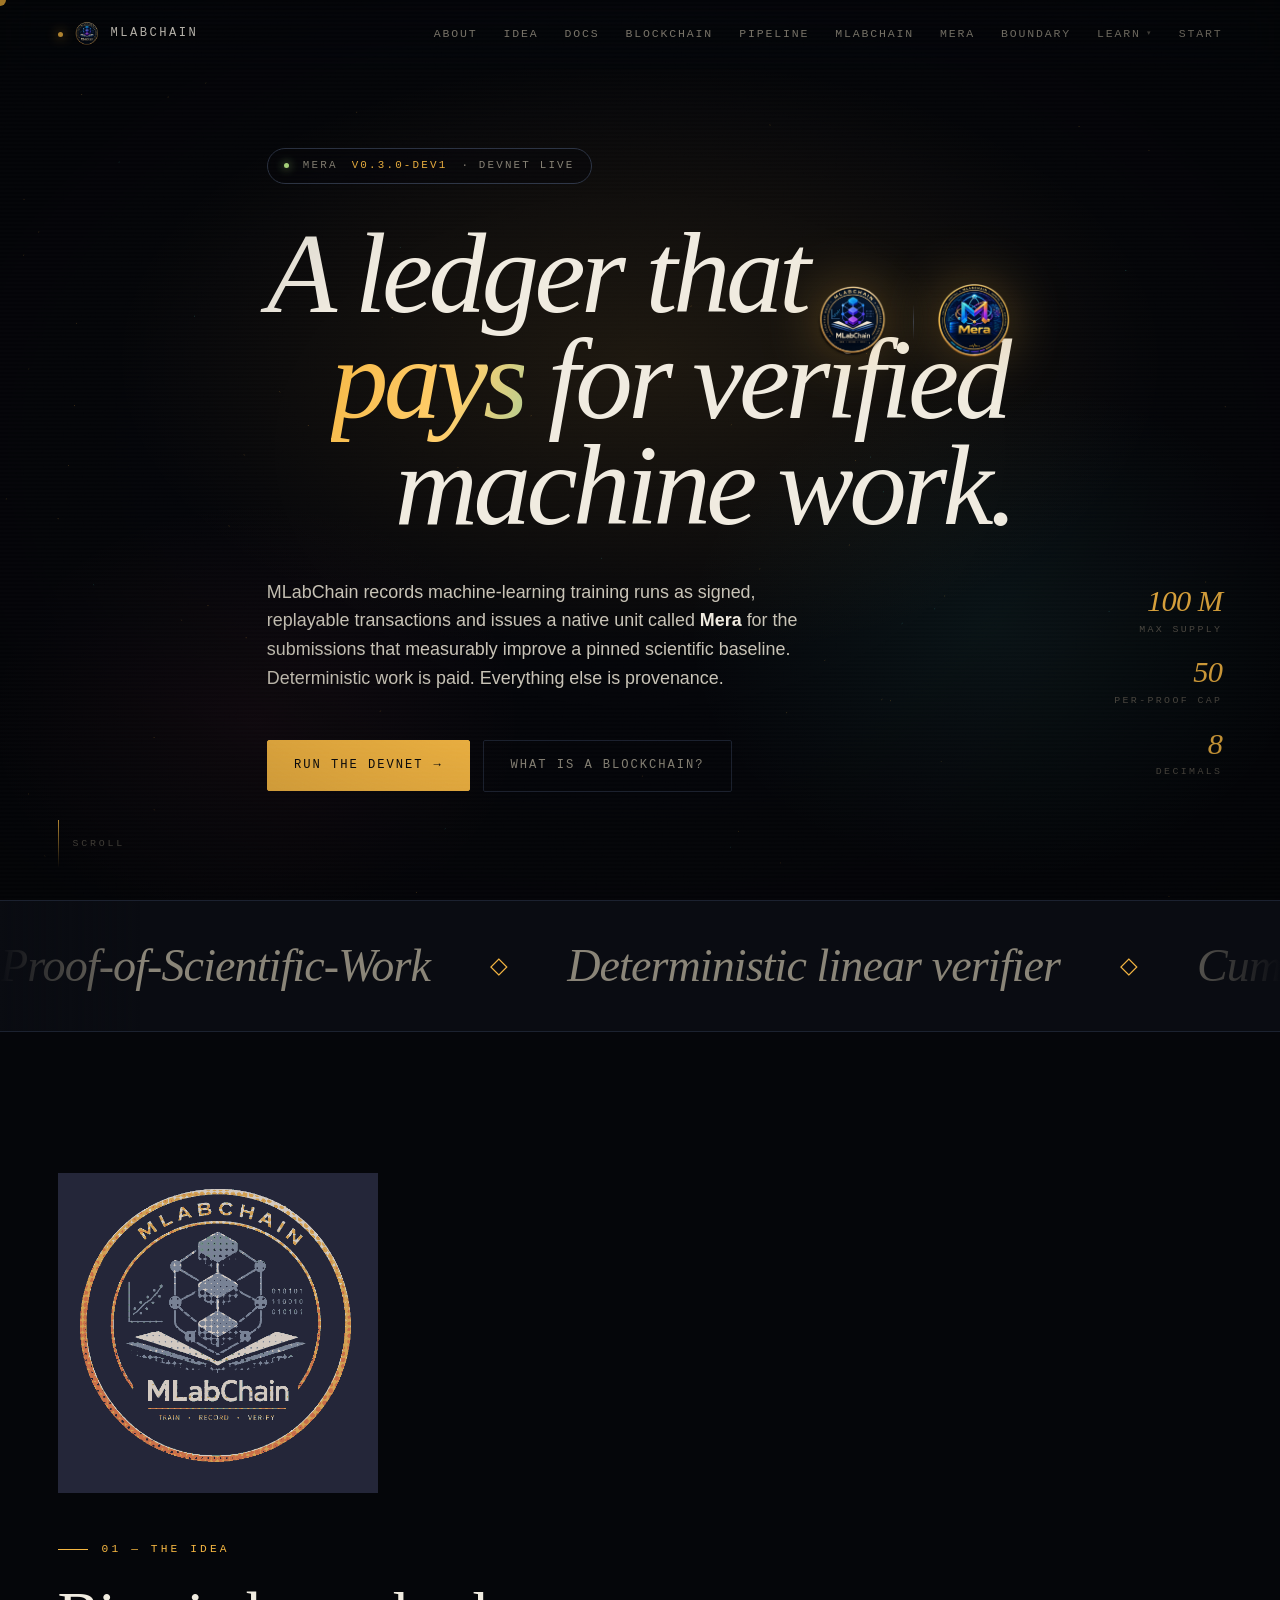
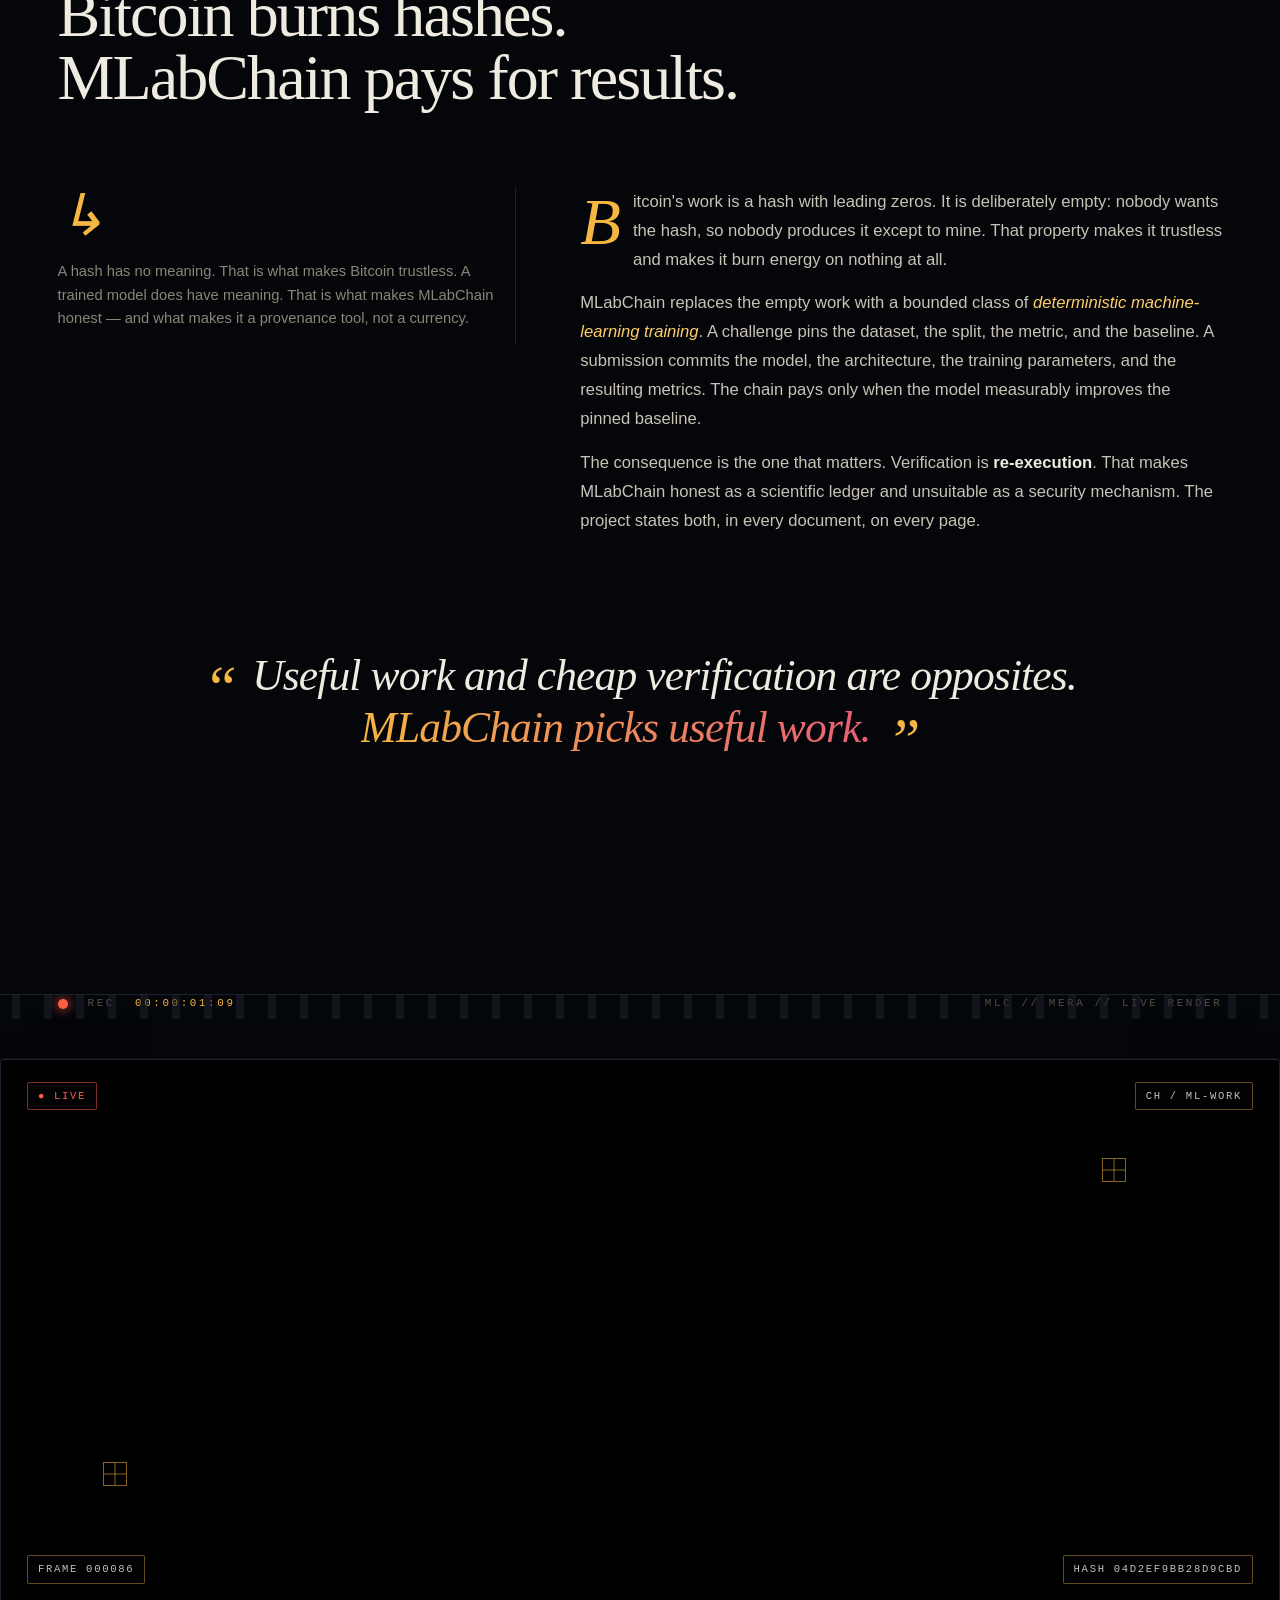
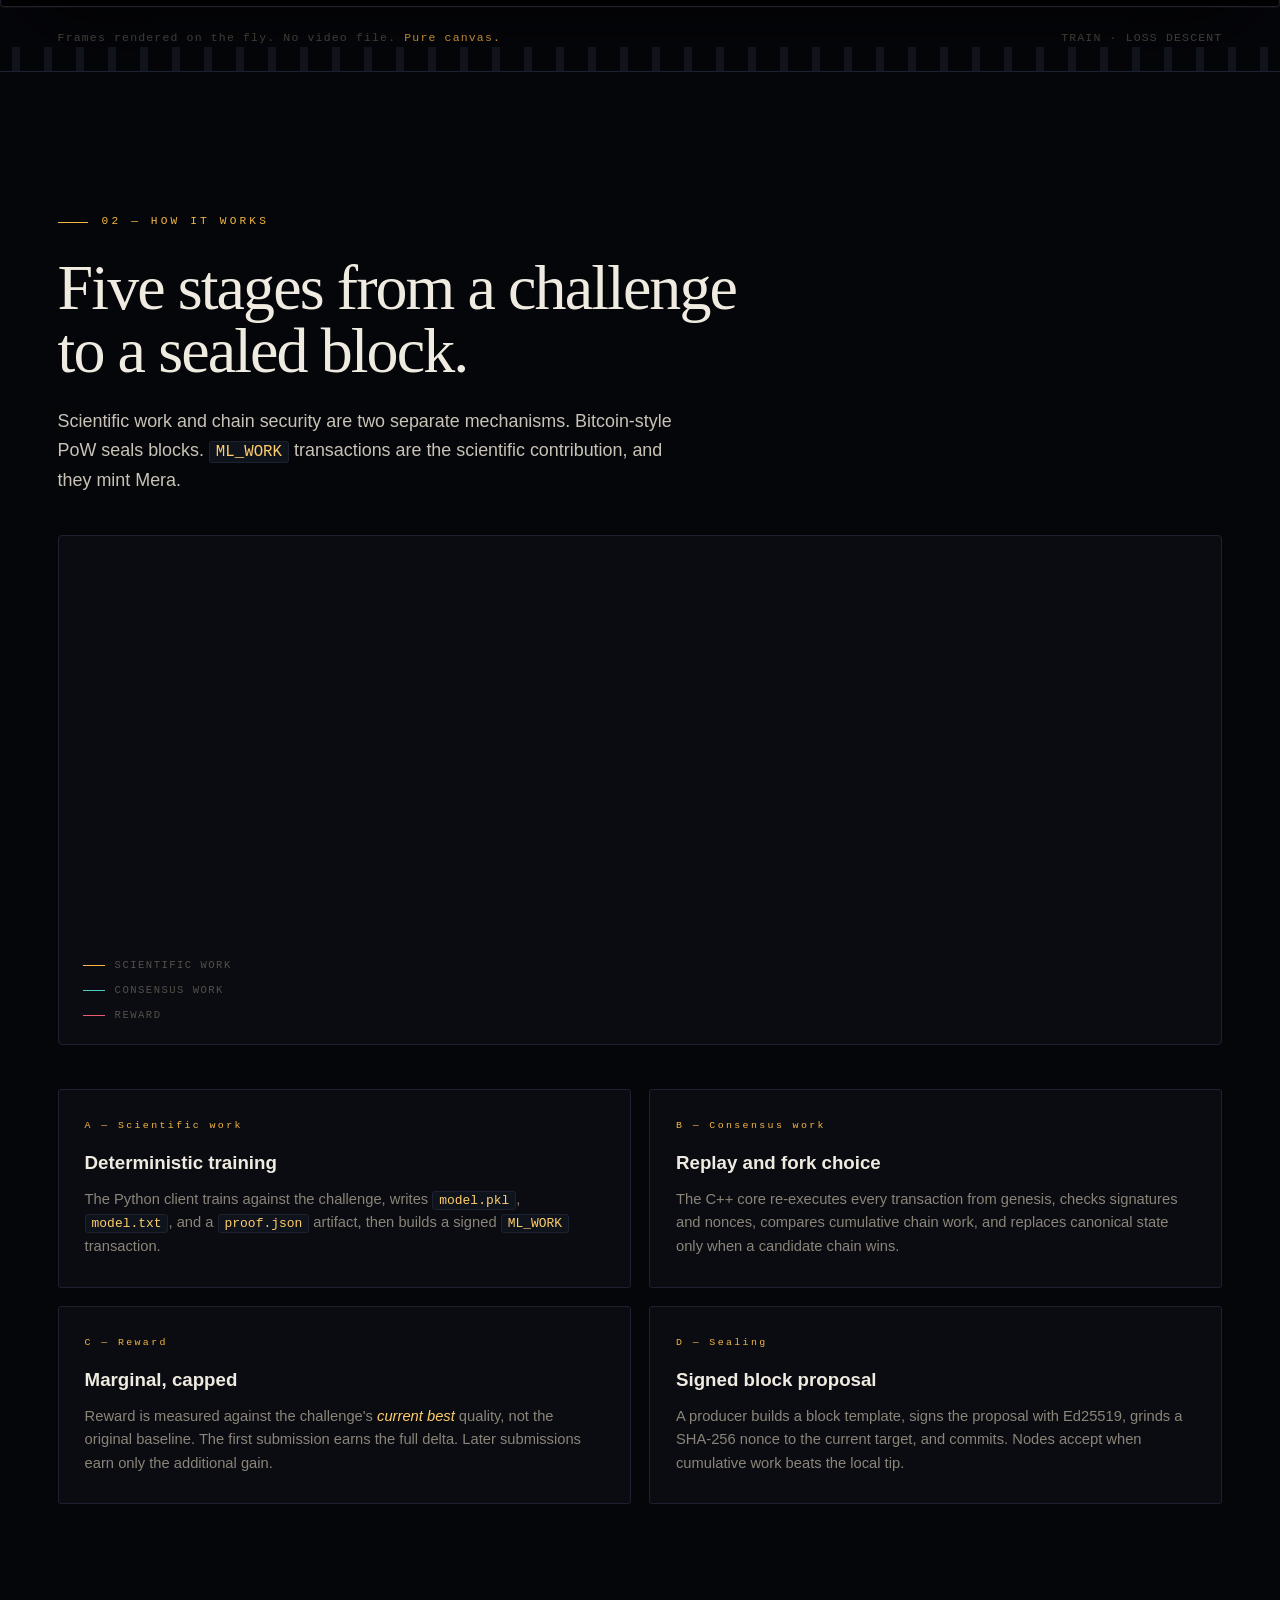
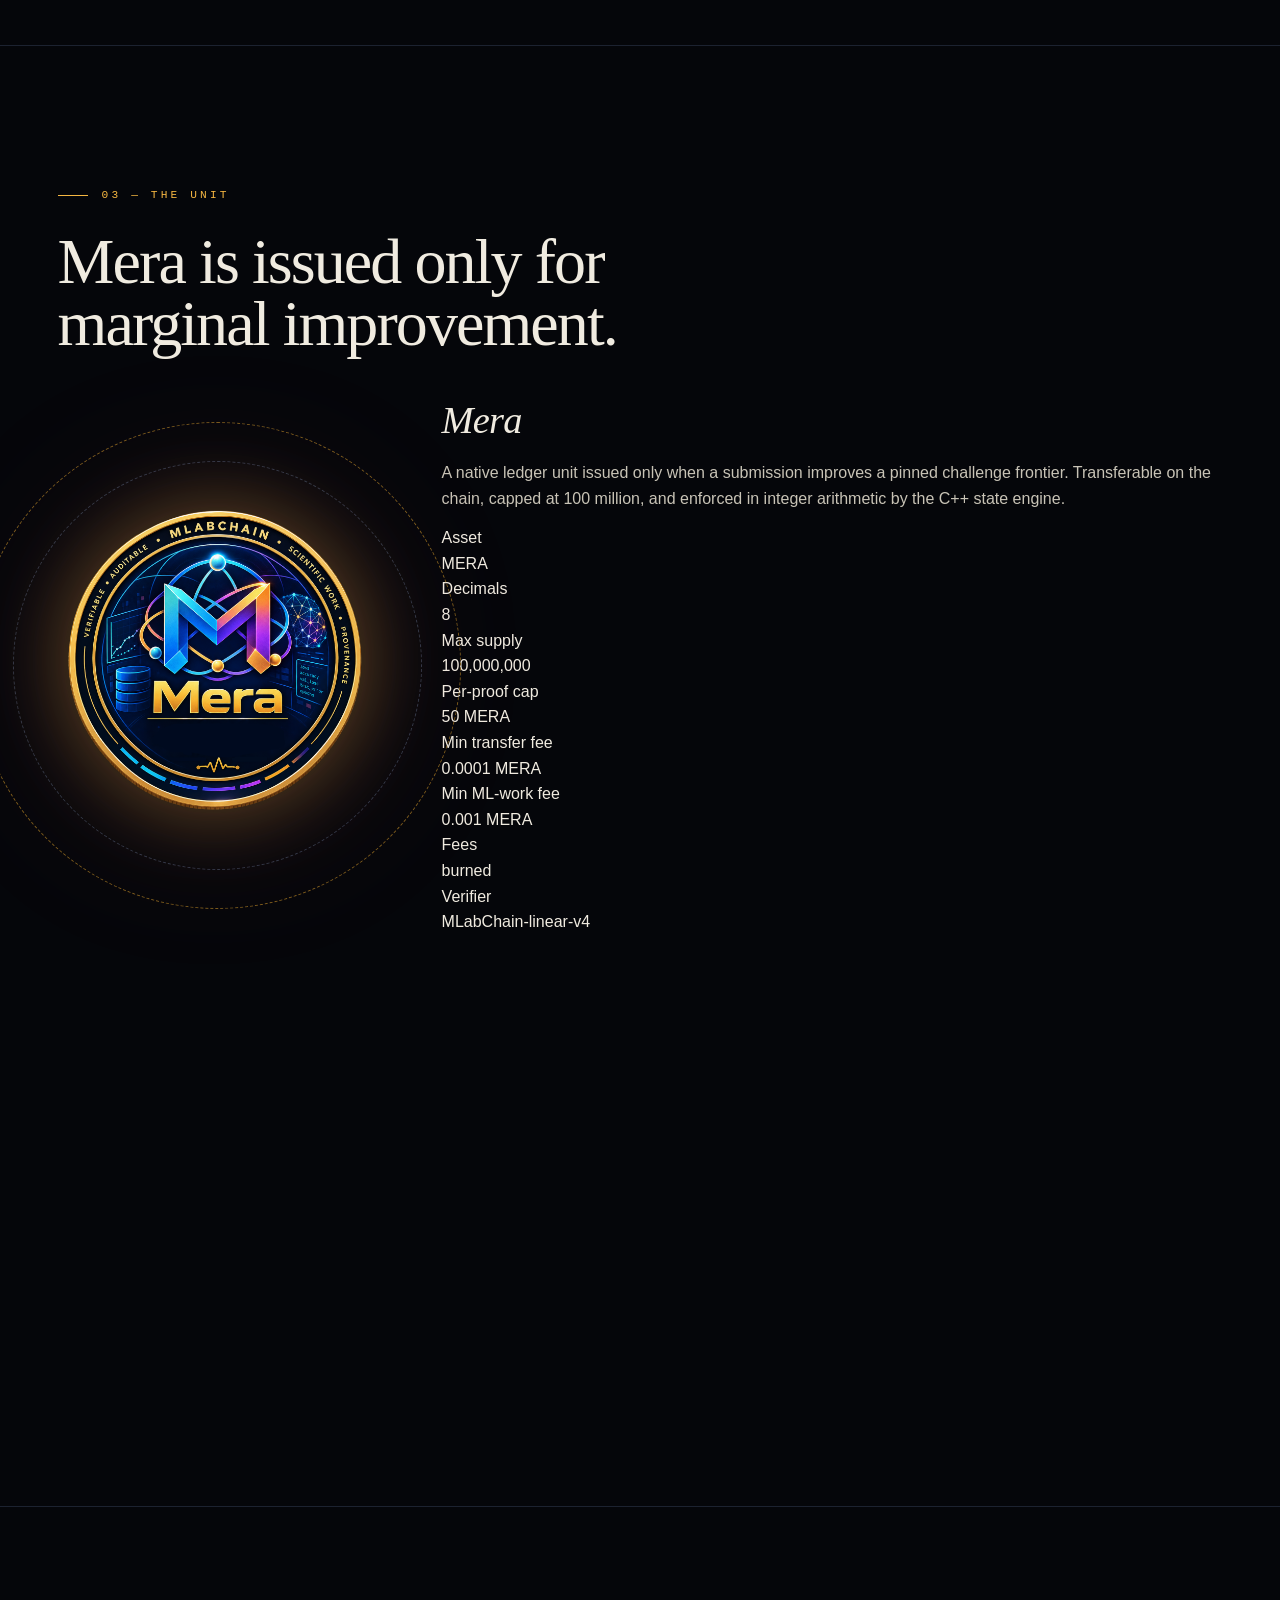
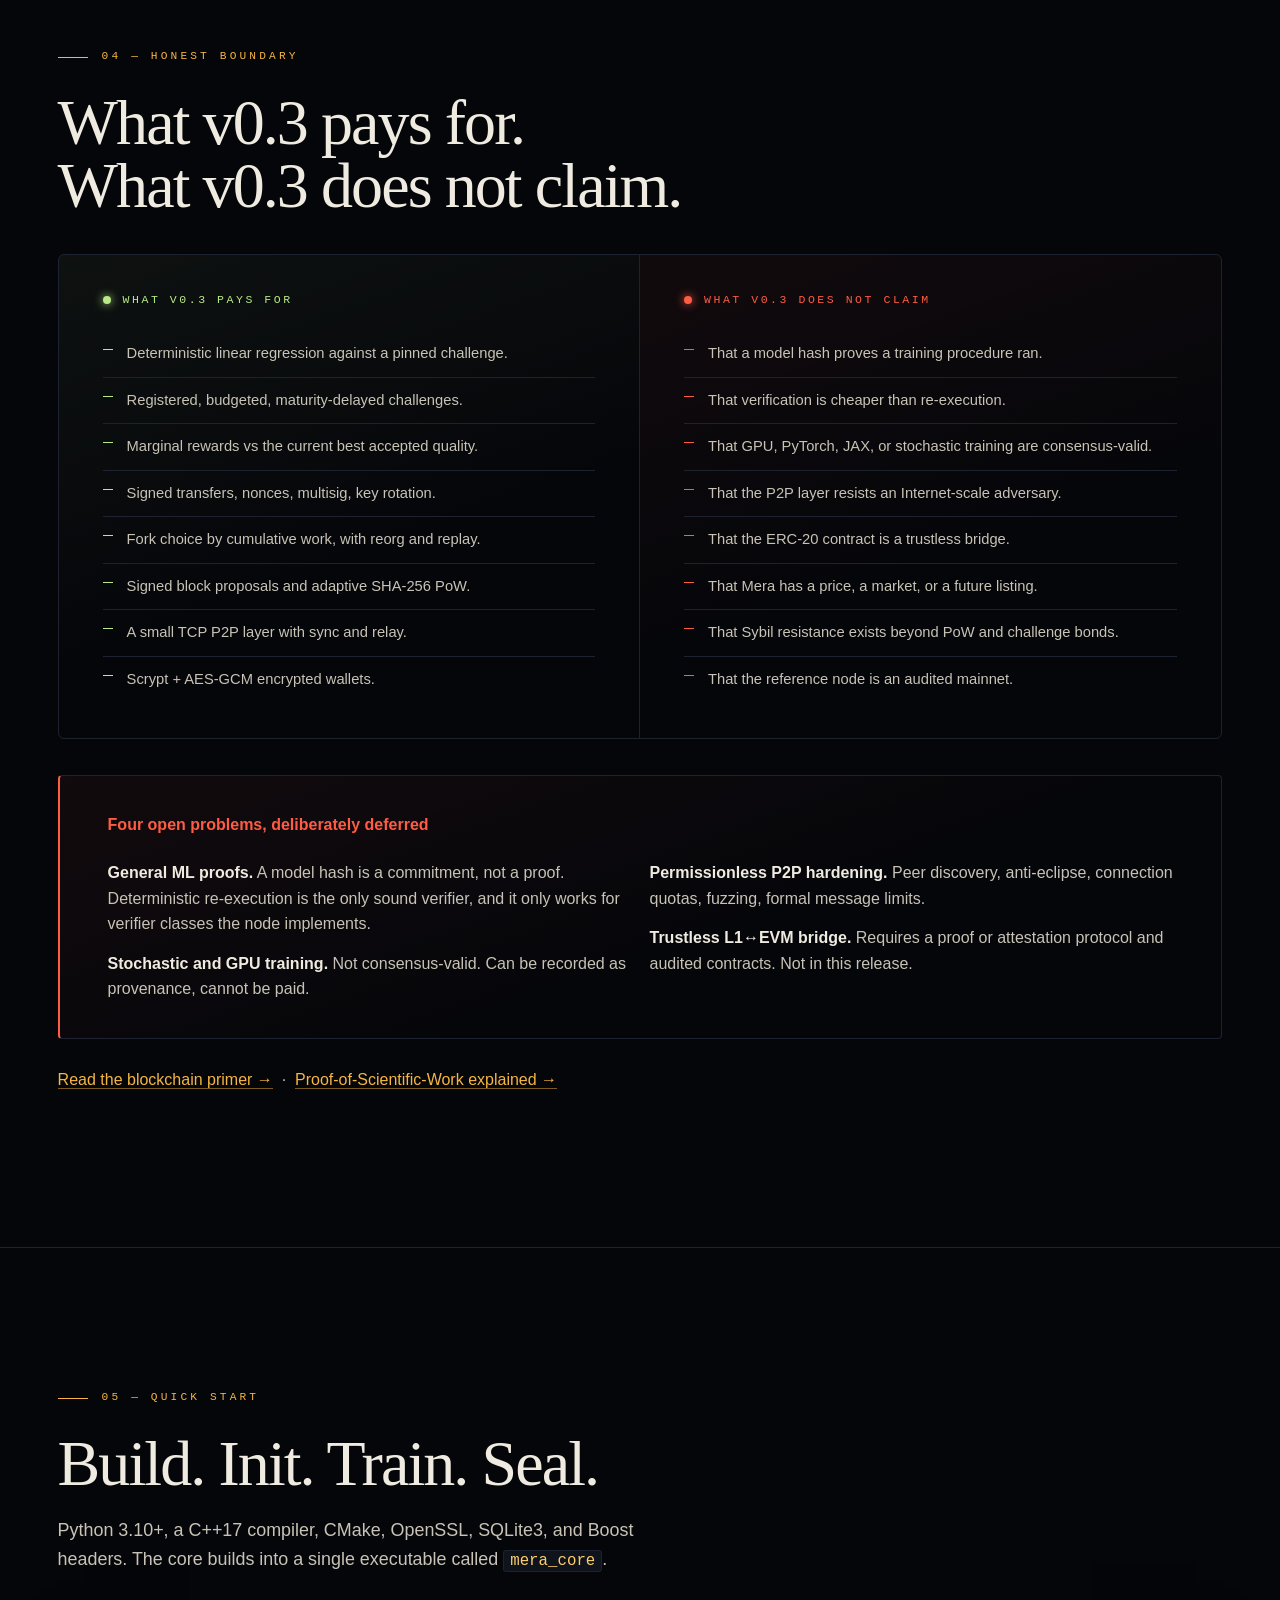
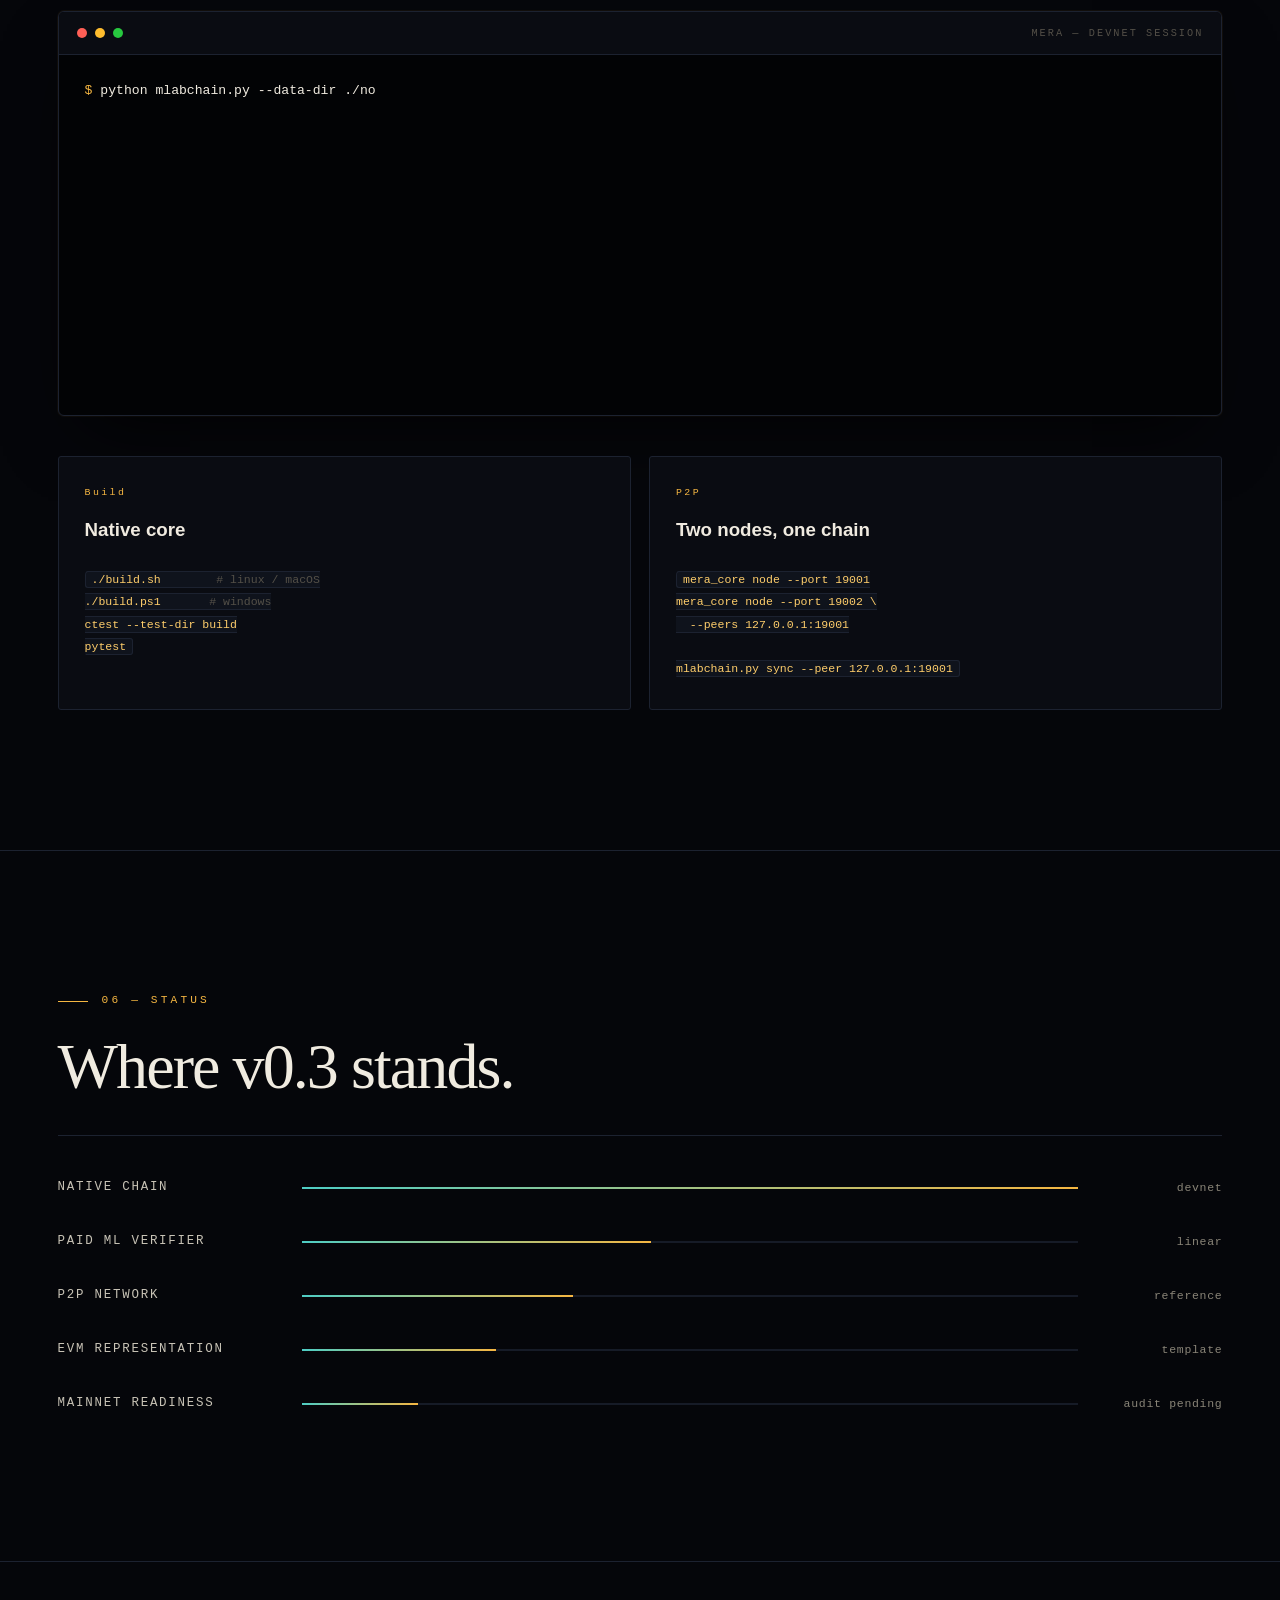
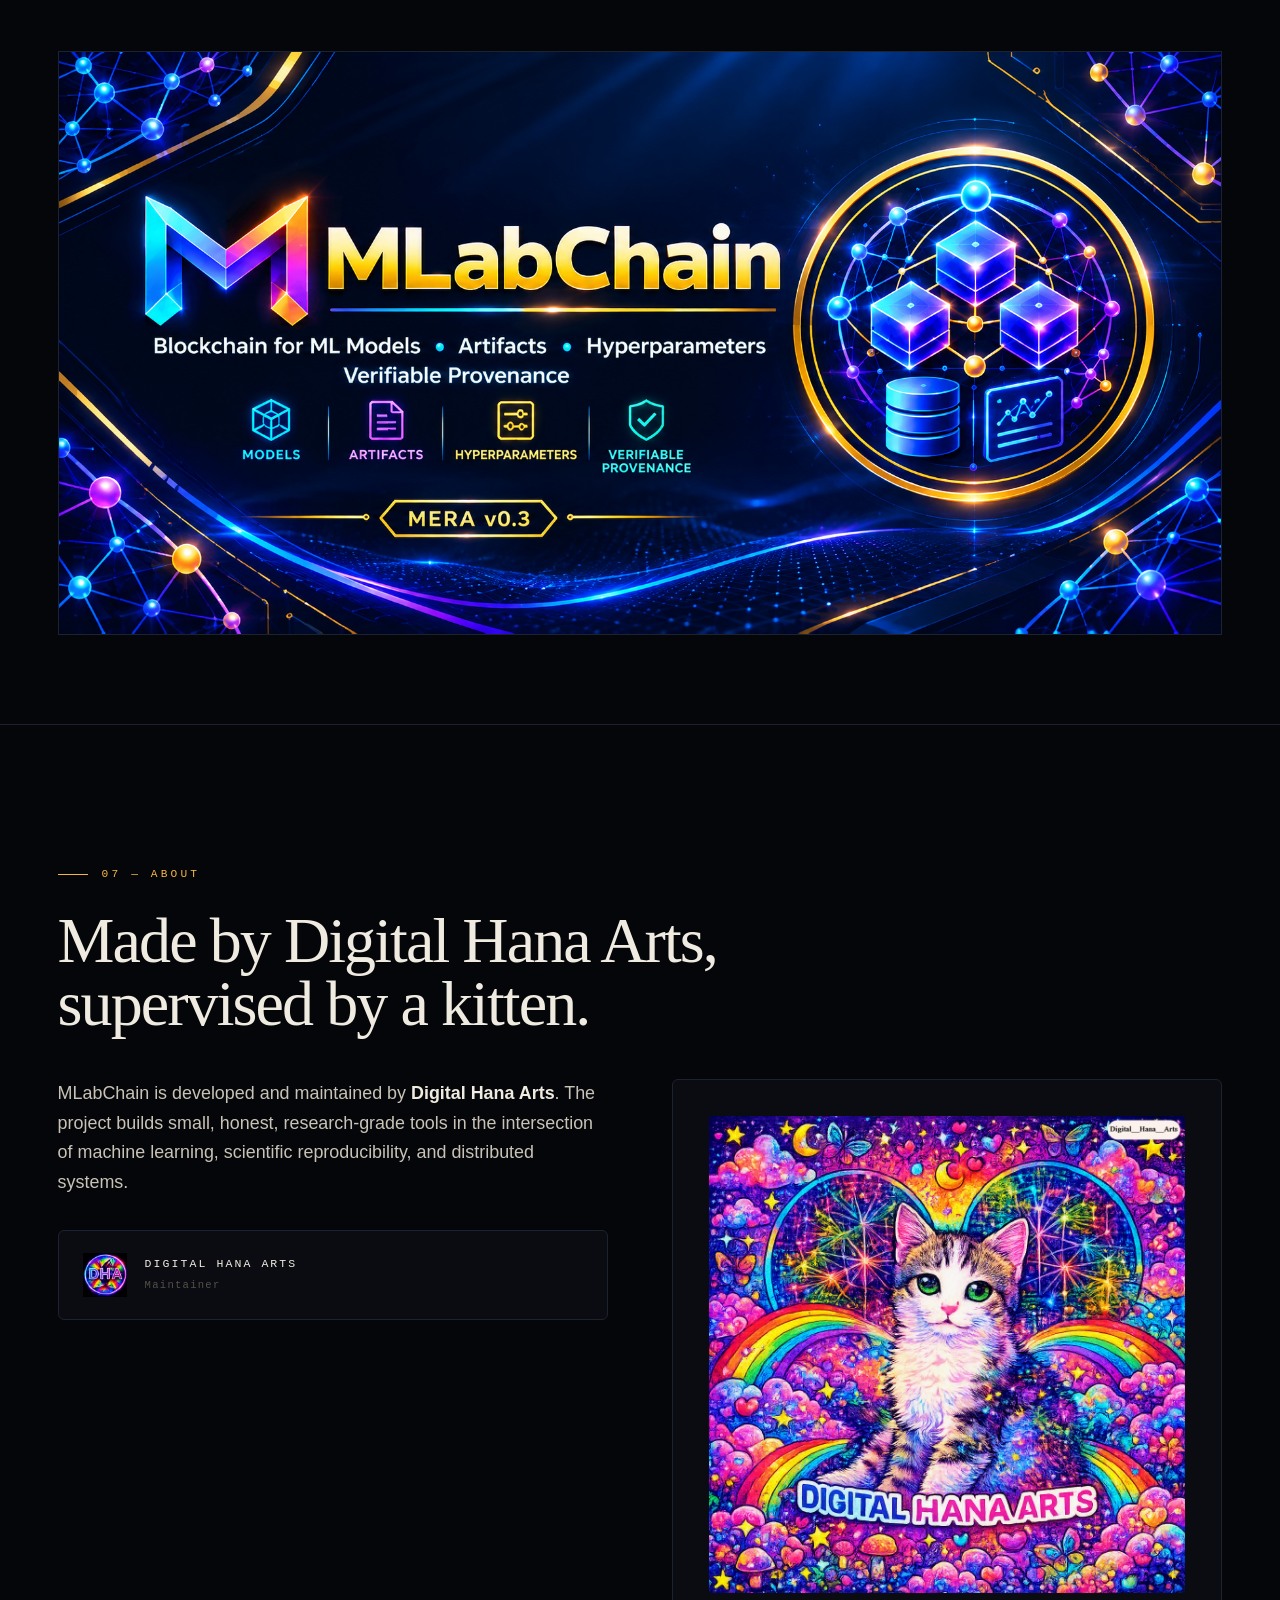
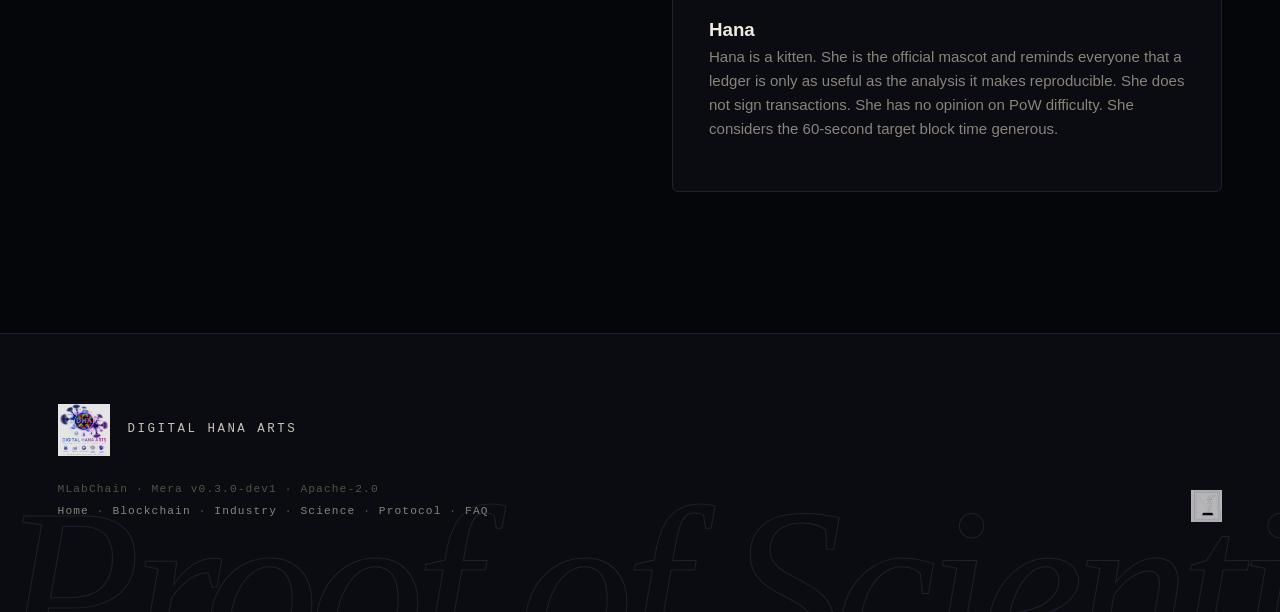
<file: index.html>
<!DOCTYPE html>
<html lang="en">
<head>
<meta charset="utf-8">
<meta name="viewport" content="width=device-width, initial-scale=1, viewport-fit=cover">
<title>MLabChain — Proof-of-Scientific-Work</title>
<meta name="description" content="MLabChain records machine-learning work on a signed, replayable ledger and issues Mera for the submissions that measurably improve a pinned scientific baseline.">
<meta name="theme-color" content="#05060a">
<link rel="icon" type="image/png" href="assets/mlabchain.png">
<link rel="stylesheet" href="assets/style.css">
<style>
/* ---------- landing-only: hero, ticker, film, pipe, coin, formula ---------- */
.hero{
  position:relative;
  min-height:100vh; min-height:100svh;
  display:flex; flex-direction:column; justify-content:center;
  padding:120px 0 80px;
  overflow:hidden; border-top:none;
}
#heroCanvas{ position:absolute; inset:0; width:100%; height:100%; z-index:0; opacity:.9; }
.hero-glow{
  position:absolute; inset:0; z-index:1; pointer-events:none;
  background:
    radial-gradient(55% 45% at 50% 40%, rgba(245,182,66,.10), transparent 75%),
    radial-gradient(35% 40% at 78% 70%, rgba(78,205,196,.07), transparent 70%),
    radial-gradient(30% 35% at 20% 80%, rgba(232,93,117,.05), transparent 70%);
}
.hero-in{ position:relative; z-index:3; }
.hero-badge{
  display:inline-flex; align-items:center; gap:14px;
  padding:8px 16px; border:1px solid var(--line-hi); border-radius:100px;
  font-family:var(--mono); font-size:.68rem;
  letter-spacing:.2em; text-transform:uppercase;
  color:var(--fg-2); margin-bottom:36px;
  backdrop-filter:blur(8px); background:rgba(5,6,10,.4);
  animation:fadeIn 1.2s var(--ease-o) both;
}
.hero-badge .pulse{
  width:5px; height:5px; border-radius:50%;
  background:var(--lime); box-shadow:0 0 10px var(--lime);
  animation:pulse 2.4s ease-in-out infinite;
}
.hero-badge b{ color:var(--amber); font-weight:500; }
.hero-title{
  font-family:var(--display); font-style:italic; font-weight:400;
  font-size:clamp(2.8rem,9vw,8.4rem);
  line-height:.92; letter-spacing:-.04em;
  margin-bottom:40px;
  animation:fadeUp 1.4s .15s var(--ease-o) both;
}
.hero-title .ln{ display:block; }
.hero-title .l2{ padding-left:clamp(16px,5vw,80px); }
.hero-title .l3{ padding-left:clamp(32px,10vw,160px); }
.hero-title em{
  font-style:italic;
  background:linear-gradient(110deg,var(--amber) 0%,var(--amber-2) 25%,var(--teal) 55%,var(--rose) 90%);
  -webkit-background-clip:text; background-clip:text;
  color:transparent; background-size:300% 100%;
  animation:sweep 9s ease-in-out infinite;
}
.hero-sub{
  max-width:54ch; font-size:clamp(1rem,1.4vw,1.15rem);
  color:var(--fg-1); margin-bottom:48px;
  animation:fadeUp 1.4s .3s var(--ease-o) both;
}
.hero-cta{ display:flex; flex-wrap:wrap; gap:14px; animation:fadeUp 1.4s .45s var(--ease-o) both; }
.hero-stats{
  position:absolute; right:var(--gut); bottom:clamp(80px,10vw,120px);
  display:flex; flex-direction:column; gap:20px;
  text-align:right; font-family:var(--mono);
  animation:fadeIn 1.6s .6s var(--ease-o) both; z-index:3;
}
.hero-stat .v{
  font-family:var(--display); font-style:italic;
  font-size:1.9rem; color:var(--amber);
  line-height:1; letter-spacing:-.02em;
}
.hero-stat .l{
  font-size:.62rem; letter-spacing:.24em;
  text-transform:uppercase; color:var(--fg-3); margin-top:5px;
}
@media (max-width:1024px){
  .hero-stats{ position:static; flex-direction:row; gap:36px; text-align:left; margin-top:60px; }
  .hero-stat .v{ font-size:1.4rem; }
}
.hero-lockup{
  position:absolute; top:clamp(120px,15vh,180px); right:var(--gut);
  display:flex; align-items:center; gap:22px;
  animation:fadeIn 1.6s .5s var(--ease-o) both;
  z-index:3; pointer-events:none;
}
.hero-lockup img{
  height:clamp(56px,6vw,92px); width:auto;
  filter:drop-shadow(0 0 30px rgba(245,182,66,.35));
  animation:float 6s ease-in-out infinite;
}
.hero-lockup img:last-child{ animation-delay:-3s; }
.hero-lockup .sep{
  width:1px; height:36px;
  background:linear-gradient(to bottom,transparent,var(--line-hi),transparent);
}
@media (max-width:1024px){
  .hero-lockup{ position:static; margin-bottom:36px; animation:fadeIn 1.2s .1s var(--ease-o) both; }
}
@keyframes fadeIn{ from{opacity:0;} to{opacity:1;} }
@keyframes fadeUp{ from{opacity:0; transform:translateY(26px);} to{opacity:1; transform:none;} }
@keyframes sweep{ 0%,100%{ background-position:0% 50%; } 50%{ background-position:100% 50%; } }
@keyframes float{ 0%,100%{ transform:translateY(0) rotate(0deg); } 50%{ transform:translateY(-6px) rotate(1deg); } }
.scroll-cue{
  position:absolute; left:var(--gut); bottom:32px;
  display:flex; align-items:center; gap:14px;
  font-family:var(--mono); font-size:.62rem;
  letter-spacing:.28em; text-transform:uppercase;
  color:var(--fg-3); z-index:3;
}
.scroll-cue .rail{
  width:1px; height:48px;
  background:linear-gradient(to bottom,var(--amber),transparent);
  transform-origin:top; animation:railDrop 2.4s var(--ease-io) infinite;
}
@keyframes railDrop{ 0%{ transform:scaleY(0); opacity:0;} 40%{ transform:scaleY(1); opacity:1;} 100%{ transform:scaleY(1); opacity:0;} }

/* ticker */
.ticker{
  position:relative; padding:28px 0;
  border-top:1px solid var(--line); border-bottom:1px solid var(--line);
  background:var(--bg-1); overflow:hidden;
}
.ticker::before,.ticker::after{
  content:""; position:absolute; top:0; bottom:0; width:140px; z-index:3; pointer-events:none;
}
.ticker::before{ left:0; background:linear-gradient(to right,var(--bg-1),transparent); }
.ticker::after{ right:0; background:linear-gradient(to left,var(--bg-1),transparent); }
.ticker-track{ display:flex; width:max-content; animation:tickerSlide 60s linear infinite; }
.ticker-track:hover{ animation-play-state:paused; }
.ticker-row{
  display:flex; gap:60px; padding-right:60px;
  font-family:var(--display); font-style:italic;
  font-size:clamp(1.8rem,3.6vw,3.2rem);
  letter-spacing:-.02em; white-space:nowrap;
  color:var(--fg-2);
}
.ticker-row span{ display:flex; align-items:center; gap:60px; }
.ticker-row span::after{ content:"◇"; color:var(--amber); font-size:.5em; font-style:normal; }
@keyframes tickerSlide{ from{ transform:translateX(0);} to{ transform:translateX(-50%);} }

/* film */
.film{ position:relative; background:var(--bg); padding:0; }
.film::before,.film::after{
  content:""; position:absolute; left:0; right:0; height:24px; z-index:2;
  background:repeating-linear-gradient(90deg,
    transparent 0, transparent 12px,
    var(--line) 12px, var(--line) 20px,
    transparent 20px, transparent 32px);
  opacity:.5; pointer-events:none;
}
.film::before{ top:0; } .film::after{ bottom:0; }
.film-inner{ padding:24px 0; position:relative; }
.film-head{
  display:flex; align-items:center; gap:20px;
  padding:0 var(--gut) 22px;
  font-family:var(--mono); font-size:.68rem;
  letter-spacing:.24em; text-transform:uppercase; color:var(--fg-3);
  max-width:var(--max); margin:0 auto;
}
.film-head .rec{
  width:10px; height:10px; border-radius:50%;
  background:var(--coral); box-shadow:0 0 12px var(--coral);
  animation:rec 1.8s ease-in-out infinite;
}
@keyframes rec{ 0%,100%{ opacity:1;} 50%{ opacity:.25;} }
.film-head .time{ color:var(--amber); font-variant-numeric:tabular-nums; }
.stage{
  position:relative; aspect-ratio:21/9;
  max-width:var(--max); margin:0 auto;
  border:1px solid var(--line); border-radius:4px;
  overflow:hidden; background:#000;
  box-shadow:0 40px 80px -30px rgba(0,0,0,.8), 0 0 0 1px rgba(245,182,66,.06);
}
#filmCanvas{ width:100%; height:100%; display:block; }
.stage-overlay{
  position:absolute; inset:0;
  display:flex; flex-direction:column; justify-content:space-between;
  padding:22px 26px; pointer-events:none;
  font-family:var(--mono); font-size:.66rem;
  letter-spacing:.16em; text-transform:uppercase;
  color:rgba(255,255,255,.75); text-shadow:0 1px 4px rgba(0,0,0,.8);
}
.stage-overlay .row{ display:flex; justify-content:space-between; align-items:center; gap:20px; }
.stage-overlay .tag{
  padding:5px 10px; border:1px solid rgba(245,182,66,.4); border-radius:2px;
  background:rgba(5,6,10,.6); backdrop-filter:blur(4px);
}
.stage-overlay .tag.live{ color:var(--coral); border-color:rgba(255,92,68,.5); }
.stage-overlay .crosshair{
  position:absolute; width:24px; height:24px;
  border:1px solid rgba(245,182,66,.55); pointer-events:none;
}
.stage-overlay .crosshair::before,
.stage-overlay .crosshair::after{ content:""; position:absolute; background:rgba(245,182,66,.55); }
.stage-overlay .crosshair::before{ left:50%; top:0; bottom:0; width:1px; transform:translateX(-50%); }
.stage-overlay .crosshair::after{ top:50%; left:0; right:0; height:1px; transform:translateY(-50%); }
.stage-caption{
  max-width:var(--max); margin:0 auto; padding:22px var(--gut) 0;
  font-family:var(--mono); font-size:.72rem;
  letter-spacing:.1em; color:var(--fg-3);
  display:flex; justify-content:space-between; gap:20px; flex-wrap:wrap;
}
.stage-caption b{ color:var(--amber); font-weight:500; }

/* pipe canvas */
.pipe-wrap{
  position:relative; margin-top:40px;
  border:1px solid var(--line); border-radius:4px;
  overflow:hidden; background:var(--bg-1); aspect-ratio:16/7;
}
#pipeCanvas{ width:100%; height:100%; display:block; }
.pipe-legend{
  position:absolute; left:24px; bottom:20px;
  display:flex; flex-direction:column; gap:8px;
  font-family:var(--mono); font-size:.66rem;
  letter-spacing:.14em; text-transform:uppercase;
  color:var(--fg-3); pointer-events:none;
}
.pipe-legend .li{ display:flex; align-items:center; gap:10px; }
.pipe-legend .swatch{ width:22px; height:1px; }
.pipe-legend .swatch.a{ background:var(--amber); }
.pipe-legend .swatch.t{ background:var(--teal); }
.pipe-legend .swatch.r{ background:var(--rose); }
@media (max-width:640px){ .pipe-wrap{ aspect-ratio:4/3; } }

/* coin */
.mera-block{
  display:grid; grid-template-columns:auto 1fr;
  gap:clamp(32px,5vw,80px); align-items:center; margin-top:40px;
}
@media (max-width:880px){ .mera-block{ grid-template-columns:1fr; } }
.coin{
  position:relative; width:clamp(200px,26vw,320px); aspect-ratio:1;
  display:grid; place-items:center; perspective:1000px;
}
.coin-inner{
  width:100%; height:100%;
  animation:coinSpin 14s linear infinite;
  transform-style:preserve-3d; position:relative;
}
@keyframes coinSpin{ 0%{ transform:rotateY(0deg);} 100%{ transform:rotateY(360deg);} }
.coin img{
  width:100%; height:auto;
  filter:drop-shadow(0 0 40px rgba(245,182,66,.35)) drop-shadow(0 0 80px rgba(232,93,117,.15));
}
.coin .ring{
  position:absolute; inset:-14%;
  border:1px dashed var(--line-hi); border-radius:50%;
  animation:ringSpin 40s linear infinite reverse; pointer-events:none;
}
.coin .ring.outer{ inset:-26%; border-color:var(--amber-d); animation-duration:60s; }
@keyframes ringSpin{ to{ transform:rotate(360deg);} }
.mera-copy .h3{
  font-family:var(--display); font-style:italic;
  font-weight:400; font-size:2.4rem;
  letter-spacing:-.02em; margin-bottom:14px;
}
.mera-copy p{ font-size:1rem; }

/* formula */
.formula{
  margin-top:44px; padding:40px clamp(24px,4vw,54px);
  border:1px solid var(--line); border-radius:6px;
  background:linear-gradient(135deg, var(--bg-1) 0%, var(--bg-2) 100%);
  position:relative; overflow:hidden;
}
.formula::before{
  content:""; position:absolute; inset:0;
  background:
    radial-gradient(circle at 15% 20%, rgba(245,182,66,.09), transparent 45%),
    radial-gradient(circle at 85% 80%, rgba(78,205,196,.06), transparent 45%);
  pointer-events:none;
}
.formula-in{ position:relative; z-index:1; }
.formula-head{
  display:flex; align-items:center; gap:14px;
  margin-bottom:26px;
  font-family:var(--mono); font-size:.68rem;
  letter-spacing:.24em; text-transform:uppercase;
  color:var(--fg-3);
}
.formula-head .bar{ flex:1; height:1px; background:var(--line); }
.f-row{
  display:grid; grid-template-columns:110px 1fr 130px; gap:22px;
  padding:15px 0; border-bottom:1px solid var(--line);
  font-family:var(--mono); font-size:.84rem;
  opacity:.32; transition:opacity .5s var(--ease), color .5s var(--ease);
  align-items:baseline;
}
.f-row:last-child{ border-bottom:none; }
.f-row.hot{ opacity:1; }
.f-row .lbl{ font-size:.62rem; letter-spacing:.2em; text-transform:uppercase; color:var(--fg-3); }
.f-row .tok{ color:var(--fg-1); }
.f-row.hot .tok{ color:var(--fg); }
.f-row .val{
  color:var(--teal); font-variant-numeric:tabular-nums;
  text-align:right; font-weight:500;
}
.f-row.hot .val{ color:var(--amber-2); }
@media (max-width:720px){
  .f-row{ grid-template-columns:1fr; gap:4px; padding:12px 0; }
  .f-row .val{ text-align:left; }
}

@media (prefers-reduced-motion:reduce){
  #heroCanvas, #filmCanvas, #pipeCanvas{ display:none; }
  .stage{ background:
    radial-gradient(circle at 30% 40%, rgba(245,182,66,.15), transparent 60%),
    radial-gradient(circle at 70% 60%, rgba(78,205,196,.1), transparent 60%),
    var(--bg-1); }
  .coin-inner{ animation:none; }
}
</style>
</head>
<body>

<div class="cursor" id="cursor"></div>

<!-- NAV -->
<nav class="nav" id="nav">
  <div class="nav-in">
    <a class="brand" href="index.html">
      <span class="pulse"></span>
      <img src="assets/mlabchain.png" alt="">
      MLabChain
    </a>
    <div class="nav-menu">
      <a href="about.html">About</a>
      <a href="#idea">Idea</a>
      <a href="docs.html">Docs</a>
      <a href="#film">Blockchain</a>
      <a href="#pipe">Pipeline</a>
	  <a href="mlabchain.html">MLabChain</a>
	  <a href="mera.html">Mera</a>
      <a href="#boundary">Boundary</a>
      <div class="nav-drop">
        <button type="button">Learn</button>
        <div class="nav-drop-menu">
          <a href="blockchain.html">Blockchain Primer</a>
          <a href="industry.html">Industry Landscape</a>
          <a href="science.html">Proof-of-Scientific-Work</a>
          <a href="protocol.html">MERA Protocol</a>
          <a href="architecture.html">Architecture</a>
          <a href="security.html">Security Notes</a>
          <a href="faq.html">FAQ</a>
        </div>
      </div>
      <a href="#start">Start</a>
    </div>
    <div class="nav-prog" id="navProg"></div>
  </div>
</nav>

<!-- HERO -->
<header class="hero" id="top">
  <canvas id="heroCanvas"></canvas>
  <div class="hero-glow"></div>

  <div class="wrap hero-in">
    <div class="hero-lockup">
      <img src="assets/mlabchain.png" alt="MLabChain">
      <span class="sep"></span>
      <img src="assets/MERA.png" alt="Mera">
    </div>

    <div class="hero-badge">
      <span class="pulse"></span>
      Mera <b>v0.3.0-dev1</b> · Devnet live
    </div>

    <h1 class="hero-title">
      <span class="ln">A ledger that</span>
      <span class="ln l2"><em>pays</em> for verified</span>
      <span class="ln l3">machine work.</span>
    </h1>

    <p class="hero-sub">
      MLabChain records machine-learning training runs as signed, replayable
      transactions and issues a native unit called <strong>Mera</strong> for
      the submissions that measurably improve a pinned scientific baseline.
      Deterministic work is paid. Everything else is provenance.
    </p>

    <div class="hero-cta">
      <a class="btn primary" href="#start"><span>Run the devnet</span><span class="arr">→</span></a>
      <a class="btn ghost" href="blockchain.html"><span>What is a blockchain?</span></a>
    </div>
  </div>

  <div class="hero-stats">
    <div class="hero-stat"><div class="v">100 M</div><div class="l">Max supply</div></div>
    <div class="hero-stat"><div class="v">50</div><div class="l">Per-proof cap</div></div>
    <div class="hero-stat"><div class="v">8</div><div class="l">Decimals</div></div>
  </div>

  <div class="scroll-cue"><span class="rail"></span>Scroll</div>
</header>

<!-- TICKER -->
<div class="ticker" aria-hidden="true">
  <div class="ticker-track">
    <div class="ticker-row">
      <span>Proof-of-Scientific-Work</span>
      <span>Deterministic linear verifier</span>
      <span>Cumulative-work fork choice</span>
      <span>Signed block proposals</span>
      <span>Marginal rewards</span>
      <span>Adaptive SHA-256 PoW</span>
      <span>SQLite replay state</span>
      <span>Scrypt + AES-GCM wallets</span>
      <span>M-of-n multisig</span>
      <span>Timelocked governance</span>
    </div>
    <div class="ticker-row" aria-hidden="true">
      <span>Proof-of-Scientific-Work</span>
      <span>Deterministic linear verifier</span>
      <span>Cumulative-work fork choice</span>
      <span>Signed block proposals</span>
      <span>Marginal rewards</span>
      <span>Adaptive SHA-256 PoW</span>
      <span>SQLite replay state</span>
      <span>Scrypt + AES-GCM wallets</span>
      <span>M-of-n multisig</span>
      <span>Timelocked governance</span>
    </div>
  </div>
</div>

<!-- IDEA -->
<section id="idea">
  <div class="wrap">
    <img src="assets/ascii-magic-1.png" alt="" class="rev"
         style="max-width:320px;margin:0 0 48px;opacity:.85;">

    <div class="eyebrow rev">01 — The idea</div>
    <h2 class="h2 rev d1">Bitcoin burns hashes.<br>MLabChain pays for results.</h2>

    <div class="edit rev d2">
      <aside class="edit-side">
        <div class="num">↳</div>
        <p>
          A hash has no meaning. That is what makes Bitcoin trustless.
          A trained model does have meaning. That is what makes
          MLabChain honest — and what makes it a provenance tool,
          not a currency.
        </p>
      </aside>
      <div class="edit-main">
        <p>
          Bitcoin's work is a hash with leading zeros. It is deliberately
          empty: nobody wants the hash, so nobody produces it except to
          mine. That property makes it trustless and makes it burn energy
          on nothing at all.
        </p>
        <p>
          MLabChain replaces the empty work with a bounded class of
          <em>deterministic machine-learning training</em>. A challenge
          pins the dataset, the split, the metric, and the baseline. A
          submission commits the model, the architecture, the training
          parameters, and the resulting metrics. The chain pays only when
          the model measurably improves the pinned baseline.
        </p>
        <p>
          The consequence is the one that matters. Verification is
          <strong>re-execution</strong>. That makes MLabChain honest as
          a scientific ledger and unsuitable as a security mechanism.
          The project states both, in every document, on every page.
        </p>
      </div>
    </div>

    <div class="quote rev d3">
      Useful work and cheap verification are opposites.
      <em>MLabChain picks useful work.</em>
    </div>
  </div>
</section>

<!-- FILM -->
<section id="film" class="film">
  <div class="film-head">
    <span class="rec"></span>
    <span>REC</span>
    <span class="time" id="filmTime">00:00:00:00</span>
    <span style="margin-left:auto;color:var(--fg-3);">MLC // MERA // LIVE RENDER</span>
  </div>

  <div class="film-inner">
    <div class="stage">
      <canvas id="filmCanvas"></canvas>
      <div class="stage-overlay">
        <div class="row">
          <span class="tag live">● LIVE</span>
          <span class="tag">CH / ML-WORK</span>
        </div>
        <div class="row">
          <span class="tag" id="filmFrame">FRAME 000</span>
          <span class="tag" id="filmHash">hash —</span>
        </div>
        <span class="crosshair" style="top:18%;right:12%;"></span>
        <span class="crosshair" style="bottom:22%;left:8%;"></span>
      </div>
    </div>

    <div class="stage-caption">
      <span>Frames rendered on the fly. No video file. <b>Pure canvas.</b></span>
      <span id="filmStat">Training · loss descent · merkle folding</span>
    </div>
  </div>
</section>

<!-- PIPELINE -->
<section id="pipe">
  <div class="wrap">
    <div class="eyebrow rev">02 — How it works</div>
    <h2 class="h2 rev d1">Five stages from a challenge<br>to a sealed block.</h2>
    <p class="lede rev d2" style="margin-top:24px;">
      Scientific work and chain security are two separate mechanisms.
      Bitcoin-style PoW seals blocks. <code>ML_WORK</code> transactions
      are the scientific contribution, and they mint Mera.
    </p>
  </div>

  <div class="wrap">
    <div class="pipe-wrap rev d3">
      <canvas id="pipeCanvas"></canvas>
      <div class="pipe-legend">
        <div class="li"><span class="swatch a"></span> Scientific work</div>
        <div class="li"><span class="swatch t"></span> Consensus work</div>
        <div class="li"><span class="swatch r"></span> Reward</div>
      </div>
    </div>
  </div>

  <div class="wrap">
    <div class="grid g2" style="margin-top:44px;">
      <div class="card rev">
        <span class="idx">A — Scientific work</span>
        <h3>Deterministic training</h3>
        <p>The Python client trains against the challenge, writes <code>model.pkl</code>, <code>model.txt</code>, and a <code>proof.json</code> artifact, then builds a signed <code>ML_WORK</code> transaction.</p>
      </div>
      <div class="card rev d1">
        <span class="idx">B — Consensus work</span>
        <h3>Replay and fork choice</h3>
        <p>The C++ core re-executes every transaction from genesis, checks signatures and nonces, compares cumulative chain work, and replaces canonical state only when a candidate chain wins.</p>
      </div>
      <div class="card rev d2">
        <span class="idx">C — Reward</span>
        <h3>Marginal, capped</h3>
        <p>Reward is measured against the challenge's <em>current best</em> quality, not the original baseline. The first submission earns the full delta. Later submissions earn only the additional gain.</p>
      </div>
      <div class="card rev d3">
        <span class="idx">D — Sealing</span>
        <h3>Signed block proposal</h3>
        <p>A producer builds a block template, signs the proposal with Ed25519, grinds a SHA-256 nonce to the current target, and commits. Nodes accept when cumulative work beats the local tip.</p>
      </div>
    </div>
  </div>
</section>

<!-- MERA -->
<section id="mera">
  <div class="wrap">
    <div class="eyebrow rev">03 — The unit</div>
    <h2 class="h2 rev d1">Mera is issued only for<br>marginal improvement.</h2>

    <div class="mera-block rev d2">
      <div class="coin">
        <span class="ring outer"></span>
        <span class="ring"></span>
        <div class="coin-inner">
          <img src="assets/MERA.png" alt="Mera">
        </div>
      </div>
      <div class="mera-copy">
        <h3 class="h3">Mera</h3>
        <p>
          A native ledger unit issued only when a submission improves a
          pinned challenge frontier. Transferable on the chain, capped at
          100 million, and enforced in integer arithmetic by the C++
          state engine.
        </p>
        <div class="kv">
          <div class="k">Asset</div><div class="v">MERA</div>
          <div class="k">Decimals</div>         <div class="v">8</div>
          <div class="k">Max supply</div>       <div class="v">100,000,000</div>
          <div class="k">Per-proof cap</div>    <div class="v">50 MERA</div>
          <div class="k">Min transfer fee</div> <div class="v">0.0001 MERA</div>
          <div class="k">Min ML-work fee</div>  <div class="v">0.001 MERA</div>
          <div class="k">Fees</div>             <div class="v">burned</div>
          <div class="k">Verifier</div>         <div class="v">MLabChain-linear-v4</div>
        </div>
      </div>
    </div>

    <div class="formula rev d3" id="formulaPanel">
      <div class="formula-in">
        <div class="formula-head">
          <span>Reward arithmetic</span>
          <span class="bar"></span>
          <span>integer only</span>
        </div>

        <div class="f-row" data-i="0">
          <span class="lbl">Quality</span>
          <span class="tok">clamp( (baseline − model) × 1e6 / baseline, 0, 1e6 )</span>
          <span class="val">ppm</span>
        </div>
        <div class="f-row" data-i="1">
          <span class="lbl">Delta</span>
          <span class="tok">quality_ppm − challenge.best_quality_ppm</span>
          <span class="val" data-count="48000">0</span>
        </div>
        <div class="f-row" data-i="2">
          <span class="lbl">Reward</span>
          <span class="tok">min( cap, ops × delta_q × 1e8 / (1e7 × 1e6) )</span>
          <span class="val" data-count="3840000000">0</span>
        </div>
        <div class="f-row" data-i="3">
          <span class="lbl">Budget</span>
          <span class="tok">reward ≤ challenge.budget_remaining</span>
          <span class="val">finite</span>
        </div>
        <div class="f-row" data-i="4">
          <span class="lbl">Supply</span>
          <span class="tok">total_supply + reward ≤ 100,000,000 MERA</span>
          <span class="val">cap</span>
        </div>
      </div>
    </div>
  </div>
</section>

<!-- BOUNDARY -->
<section id="boundary">
  <div class="wrap">
    <div class="eyebrow rev">04 — Honest boundary</div>
    <h2 class="h2 rev d1">What v0.3 pays for.<br>What v0.3 does not claim.</h2>

    <div class="split rev d2">
      <div class="col yes">
        <h4><span class="dot"></span> What v0.3 pays for</h4>
        <ul>
          <li>Deterministic linear regression against a pinned challenge.</li>
          <li>Registered, budgeted, maturity-delayed challenges.</li>
          <li>Marginal rewards vs the current best accepted quality.</li>
          <li>Signed transfers, nonces, multisig, key rotation.</li>
          <li>Fork choice by cumulative work, with reorg and replay.</li>
          <li>Signed block proposals and adaptive SHA-256 PoW.</li>
          <li>A small TCP P2P layer with sync and relay.</li>
          <li>Scrypt + AES-GCM encrypted wallets.</li>
        </ul>
      </div>
      <div class="col no">
        <h4><span class="dot"></span> What v0.3 does not claim</h4>
        <ul>
          <li>That a model hash proves a training procedure ran.</li>
          <li>That verification is cheaper than re-execution.</li>
          <li>That GPU, PyTorch, JAX, or stochastic training are consensus-valid.</li>
          <li>That the P2P layer resists an Internet-scale adversary.</li>
          <li>That the ERC-20 contract is a trustless bridge.</li>
          <li>That Mera has a price, a market, or a future listing.</li>
          <li>That Sybil resistance exists beyond PoW and challenge bonds.</li>
          <li>That the reference node is an audited mainnet.</li>
        </ul>
      </div>
    </div>

    <div class="rev d3" style="margin-top:36px;padding:36px clamp(24px,4vw,48px);border:1px solid var(--line);border-left:2px solid var(--coral);border-radius:4px;background:linear-gradient(160deg,rgba(255,92,68,.05),transparent 60%);">
      <h4 style="color:var(--coral);margin-bottom:22px;">Four open problems, deliberately deferred</h4>
      <div class="grid g2" style="margin:0;">
        <div>
          <p><strong>General ML proofs.</strong> A model hash is a commitment, not a proof. Deterministic re-execution is the only sound verifier, and it only works for verifier classes the node implements.</p>
          <p style="margin-bottom:0;"><strong>Stochastic and GPU training.</strong> Not consensus-valid. Can be recorded as provenance, cannot be paid.</p>
        </div>
        <div>
          <p><strong>Permissionless P2P hardening.</strong> Peer discovery, anti-eclipse, connection quotas, fuzzing, formal message limits.</p>
          <p style="margin-bottom:0;"><strong>Trustless L1↔EVM bridge.</strong> Requires a proof or attestation protocol and audited contracts. Not in this release.</p>
        </div>
      </div>
    </div>

    <p class="rev d4" style="margin-top:28px;">
      <a class="inline" href="blockchain.html">Read the blockchain primer →</a>
      &nbsp;·&nbsp;
      <a class="inline" href="science.html">Proof-of-Scientific-Work explained →</a>
    </p>
  </div>
</section>

<!-- START -->
<section id="start">
  <div class="wrap">
    <div class="eyebrow rev">05 — Quick start</div>
    <h2 class="h2 rev d1">Build. Init. Train. Seal.</h2>
    <p class="lede rev d2" style="margin-top:20px;">
      Python 3.10+, a C++17 compiler, CMake, OpenSSL, SQLite3, and Boost
      headers. The core builds into a single executable called <code>mera_core</code>.
    </p>

    <div class="term rev d3" id="term">
      <div class="term-bar">
        <span class="d r"></span><span class="d y"></span><span class="d g"></span>
        <span class="ttl">mera — devnet session</span>
      </div>
      <div class="term-body" id="termBody"></div>
    </div>

    <div class="grid g2" style="margin-top:40px;">
      <div class="card rev">
        <span class="idx">Build</span>
        <h3>Native core</h3>
        <pre style="margin-top:14px;border:none;padding:0;background:none;"><code>./build.sh        <span class="c"># linux / macOS</span>
./build.ps1       <span class="c"># windows</span>
ctest --test-dir build
pytest</code></pre>
      </div>
      <div class="card rev d1">
        <span class="idx">P2P</span>
        <h3>Two nodes, one chain</h3>
        <pre style="margin-top:14px;border:none;padding:0;background:none;"><code>mera_core node --port 19001
mera_core node --port 19002 \
  --peers 127.0.0.1:19001

mlabchain.py sync --peer 127.0.0.1:19001</code></pre>
      </div>
    </div>
  </div>
</section>

<!-- STATUS -->
<section id="status">
  <div class="wrap">
    <div class="eyebrow rev">06 — Status</div>
    <h2 class="h2 rev d1">Where v0.3 stands.</h2>

    <div class="meters rev d2">
      <div class="meter" data-w="100"><span class="lb">Native chain</span><span class="bar"></span><span class="vl">devnet</span></div>
      <div class="meter" data-w="45"><span class="lb">Paid ML verifier</span><span class="bar"></span><span class="vl">linear</span></div>
      <div class="meter" data-w="35"><span class="lb">P2P network</span><span class="bar"></span><span class="vl">reference</span></div>
      <div class="meter" data-w="25"><span class="lb">EVM representation</span><span class="bar"></span><span class="vl">template</span></div>
      <div class="meter" data-w="15"><span class="lb">Mainnet readiness</span><span class="bar"></span><span class="vl">audit pending</span></div>
    </div>
  </div>
</section>

<!-- BANNER -->
<section class="tight">
  <div class="wrap">
    <div class="rev" style="border:1px solid var(--line);border-radius:var(--radius-lg);overflow:hidden;background:var(--bg-1)">
      <img src="assets/MLC_template.png" alt="MLabChain v0.3.0 and Mera v3" style="width:100%;display:block">
    </div>
  </div>
</section>

<!-- ABOUT -->
<section id="about">
  <div class="wrap">
    <div class="eyebrow rev">07 — About</div>
    <h2 class="h2 rev d1">Made by Digital Hana Arts,<br>supervised by a kitten.</h2>

    <div class="about-grid rev d2" style="display:grid;grid-template-columns:1fr 1fr;gap:clamp(32px,5vw,72px);align-items:start;margin-top:44px;">
      <div>
        <p class="lede">
          MLabChain is developed and maintained by
          <strong>Digital Hana Arts</strong>. The project builds small,
          honest, research-grade tools in the intersection of machine
          learning, scientific reproducibility, and distributed systems.
        </p>
        <div class="dha-plate" style="display:flex;align-items:center;gap:18px;margin-top:32px;padding:22px 24px;border:1px solid var(--line);border-radius:6px;background:var(--bg-1);">
          <img src="assets/DHA_logo_h.png" alt="Digital Hana Arts" style="height:44px;">
          <div>
            <div style="font-family:var(--mono);font-size:.72rem;letter-spacing:.18em;text-transform:uppercase;color:var(--fg);">Digital Hana Arts</div>
            <div style="font-family:var(--mono);font-size:.66rem;letter-spacing:.12em;color:var(--fg-3);margin-top:4px;">Maintainer</div>
          </div>
        </div>
      </div>
      <div class="about-card" style="padding:36px;border:1px solid var(--line);border-radius:6px;background:var(--bg-1);">
        <img src="assets/Hana_the_kitten.jpeg" alt="Hana" style="width:100%;border-radius:4px;margin-bottom:22px;">
        <h3>Hana</h3>
        <p style="font-size:.94rem;color:var(--fg-2);">
          Hana is a kitten. She is the official mascot and reminds
          everyone that a ledger is only as useful as the analysis it
          makes reproducible. She does not sign transactions. She has no
          opinion on PoW difficulty. She considers the 60-second target
          block time generous.
        </p>
      </div>
    </div>
  </div>
</section>

<!-- FOOTER -->
<footer>
  <div class="foot-in">
    <div>
      <div class="foot-brand">
        <img src="assets/DHA_logo.png" alt="">
        <span class="nm">Digital Hana Arts</span>
      </div>
      <div class="foot-meta">
        MLabChain · Mera v0.3.0-dev1 · Apache-2.0<br>
        <a href="index.html">Home</a> ·
        <a href="blockchain.html">Blockchain</a> ·
        <a href="industry.html">Industry</a> ·
        <a href="science.html">Science</a> ·
        <a href="protocol.html">Protocol</a> ·
        <a href="faq.html">FAQ</a>
      </div>
    </div>
    <div class="foot-right">
      <img src="assets/mlabchain_txt.png" alt="">
    </div>
  </div>
  <div class="foot-tagline">Proof of Scientific Work</div>
</footer>

<script src="assets/app.js"></script>
</body>
</html>
</file>
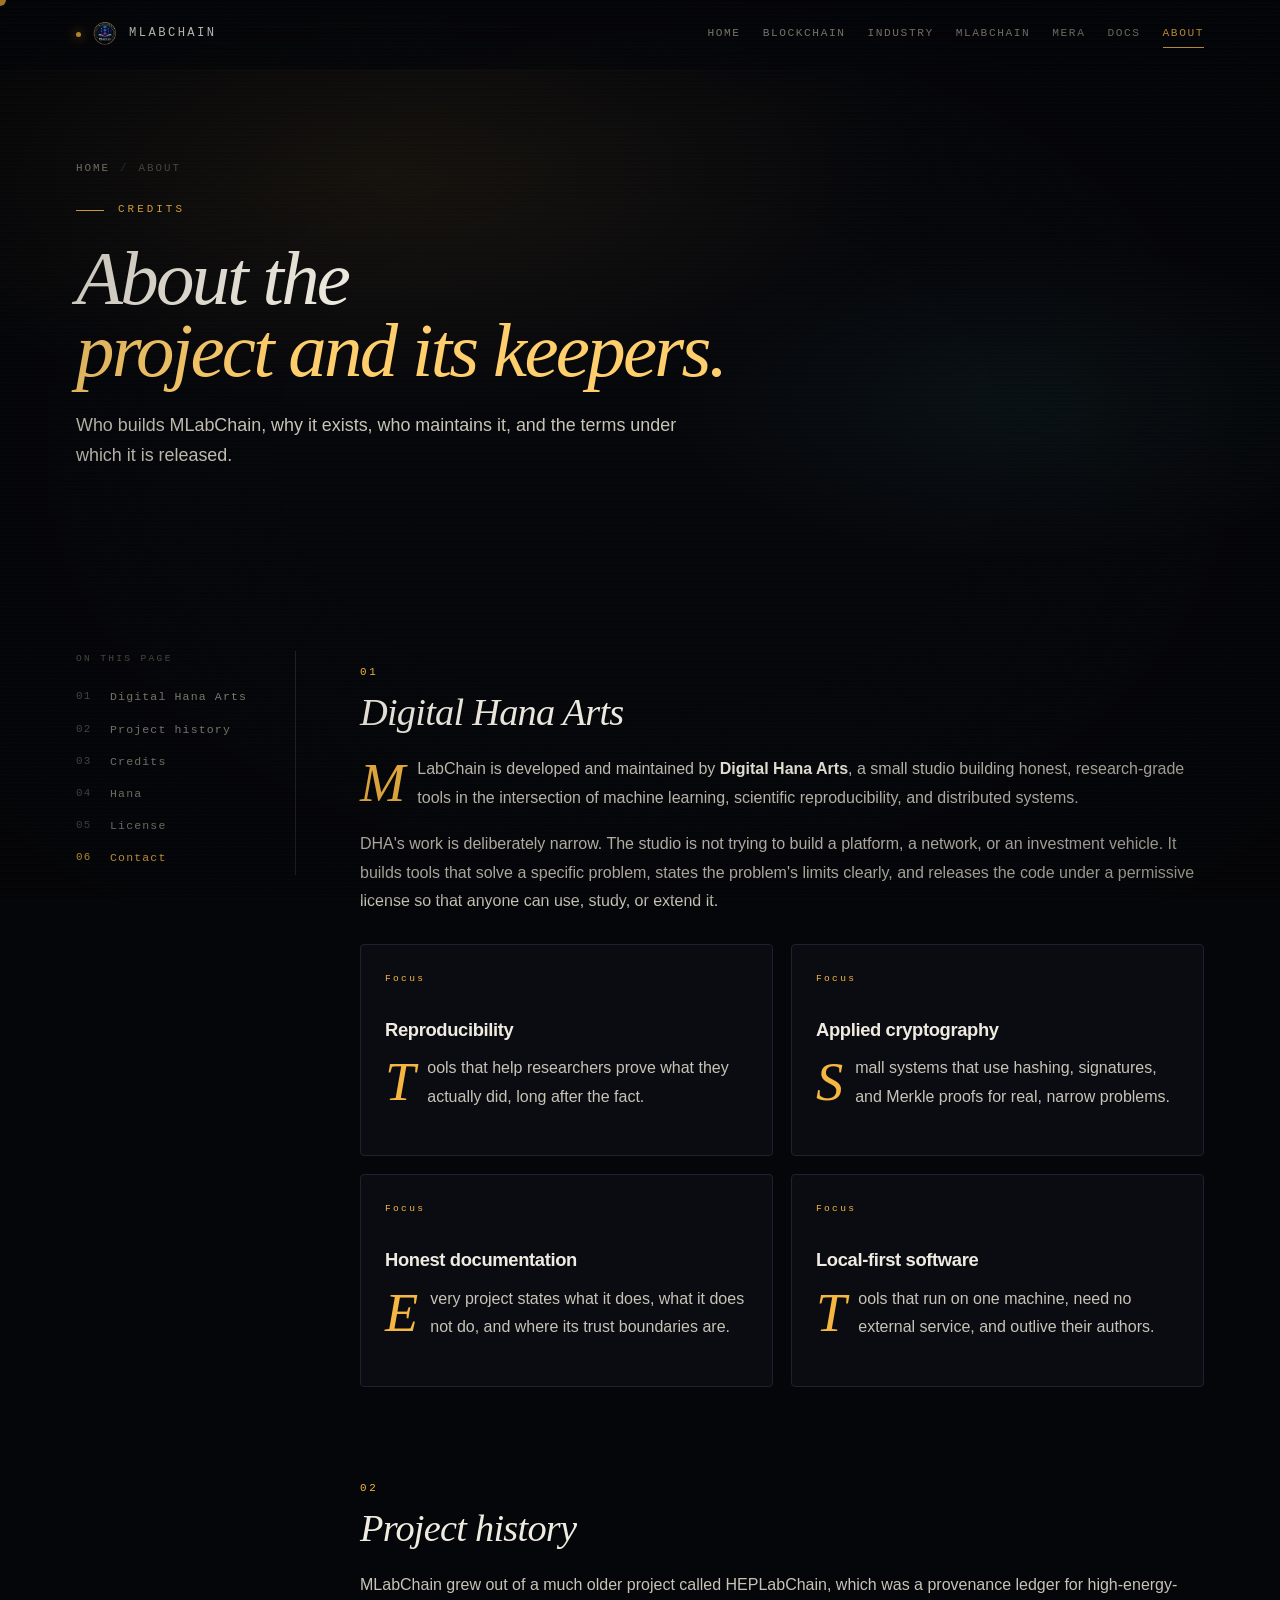
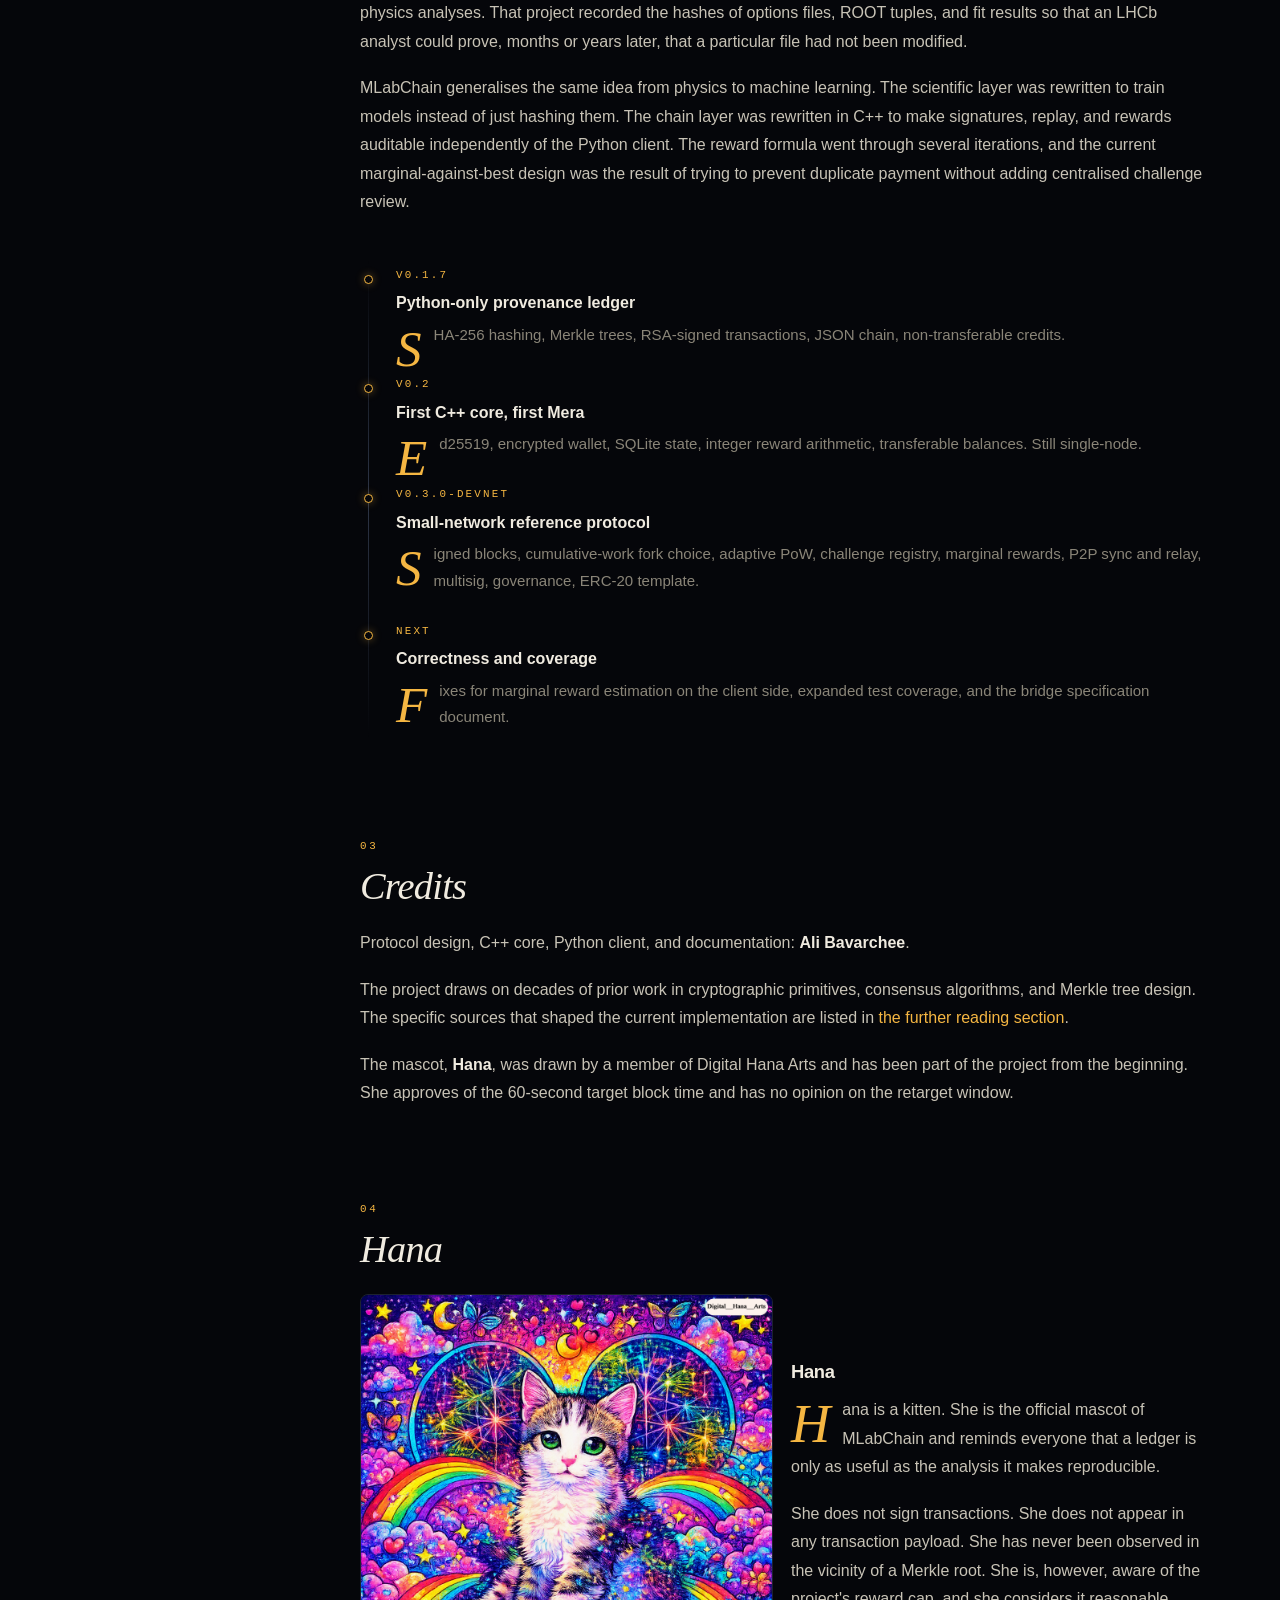
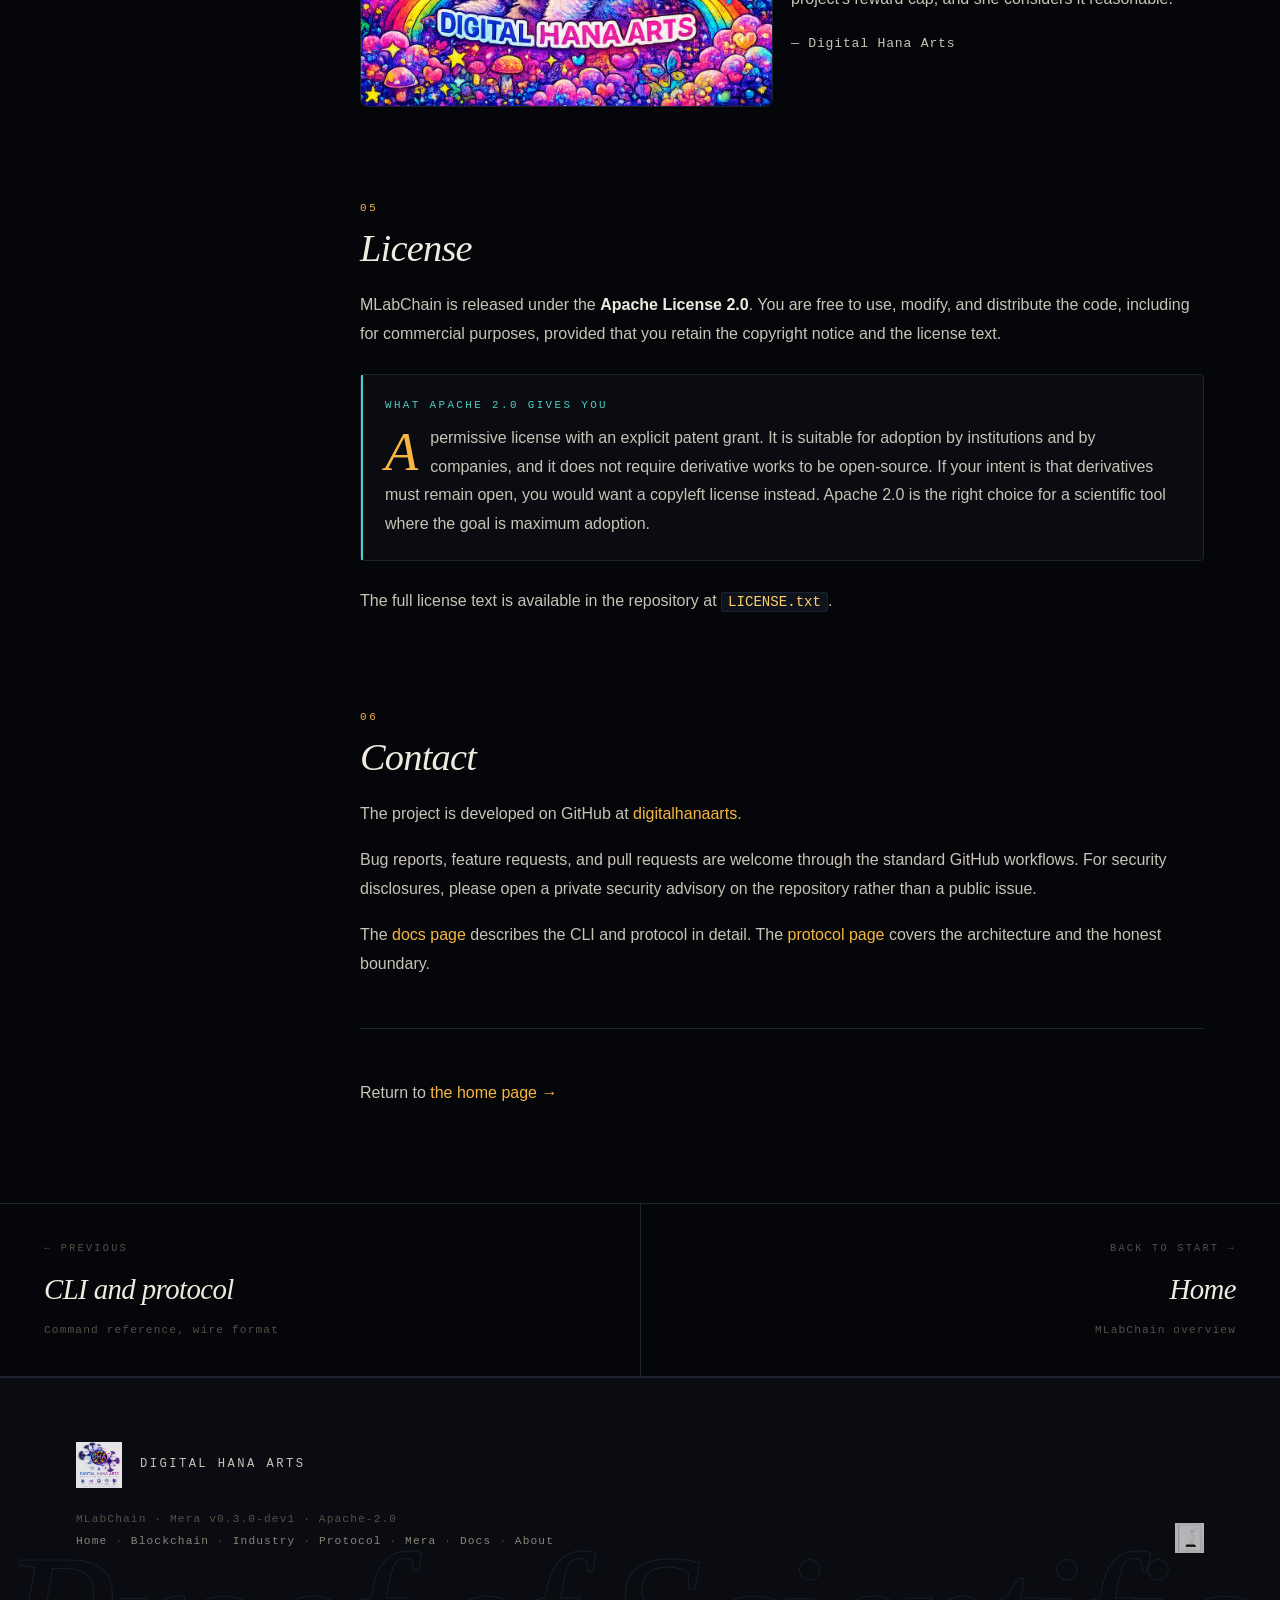
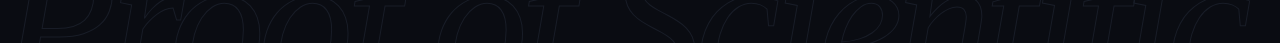
<file: about.html>
<!DOCTYPE html>
<html lang="en">
<head>
<meta charset="utf-8">
<meta name="viewport" content="width=device-width, initial-scale=1">
<title>About — MLabChain</title>
<meta name="description" content="Digital Hana Arts, project history, contributors, and the license under which MLabChain is released.">
<meta name="theme-color" content="#05060a">
<link rel="icon" type="image/png" href="assets/mlabchain.png">
<link rel="stylesheet" href="assets/site.css">
</head>
<body>

<div class="cursor" id="cursor"></div>

<nav class="nav" id="nav">
  <div class="nav-in">
    <a class="brand" href="index.html">
      <span class="pulse"></span><img src="assets/mlabchain.png" alt="">MLabChain
    </a>
    <div class="nav-menu">
      <a href="index.html">Home</a>
      <a href="blockchain.html">Blockchain</a>
      <a href="industry.html">Industry</a>
      <a href="mlabchain.html">MLabChain</a>
      <a href="mera.html">Mera</a>
      <a href="docs.html">Docs</a>
      <a href="about.html" class="active">About</a>
    </div>
    <button class="nav-toggle" aria-label="Menu"><span></span></button>
    <div class="nav-prog" id="navProg"></div>
  </div>
</nav>

<header class="page-hero">
  <div class="wrap page-hero-in">
    <nav class="crumbs">
      <a href="index.html">Home</a><span class="sep">/</span><span>About</span>
    </nav>
    <div class="eyebrow rev">Credits</div>
    <h1 class="h1 rev d1">About the<br><em>project and its keepers.</em></h1>
    <p class="lede rev d2" style="margin-top:24px">
      Who builds MLabChain, why it exists, who maintains it, and the terms
      under which it is released.
    </p>
  </div>
</header>

<div class="article">
  <aside class="article-toc rev">
    <div class="lbl">On this page</div>
    <ol>
      <li><a href="#dha">Digital Hana Arts</a></li>
      <li><a href="#history">Project history</a></li>
      <li><a href="#credits">Credits</a></li>
      <li><a href="#hana">Hana</a></li>
      <li><a href="#license">License</a></li>
      <li><a href="#contact">Contact</a></li>
    </ol>
  </aside>

  <article class="article-body">

    <h2 id="dha"><span class="num">01</span>Digital Hana Arts</h2>
    <p>
      MLabChain is developed and maintained by <strong>Digital Hana Arts</strong>,
      a small studio building honest, research-grade tools in the intersection
      of machine learning, scientific reproducibility, and distributed
      systems.
    </p>
    <p>
      DHA's work is deliberately narrow. The studio is not trying to build a
      platform, a network, or an investment vehicle. It builds tools that
      solve a specific problem, states the problem's limits clearly, and
      releases the code under a permissive license so that anyone can use,
      study, or extend it.
    </p>

    <div class="grid g2" style="margin-top:28px">
      <div class="card">
        <span class="idx">Focus</span>
        <h3>Reproducibility</h3>
        <p>Tools that help researchers prove what they actually did, long after the fact.</p>
      </div>
      <div class="card">
        <span class="idx">Focus</span>
        <h3>Applied cryptography</h3>
        <p>Small systems that use hashing, signatures, and Merkle proofs for real, narrow problems.</p>
      </div>
      <div class="card">
        <span class="idx">Focus</span>
        <h3>Honest documentation</h3>
        <p>Every project states what it does, what it does not do, and where its trust boundaries are.</p>
      </div>
      <div class="card">
        <span class="idx">Focus</span>
        <h3>Local-first software</h3>
        <p>Tools that run on one machine, need no external service, and outlive their authors.</p>
      </div>
    </div>

    <h2 id="history"><span class="num">02</span>Project history</h2>
    <p>
      MLabChain grew out of a much older project called HEPLabChain, which
      was a provenance ledger for high-energy-physics analyses. That project
      recorded the hashes of options files, ROOT tuples, and fit results so
      that an LHCb analyst could prove, months or years later, that a
      particular file had not been modified.
    </p>
    <p>
      MLabChain generalises the same idea from physics to machine learning.
      The scientific layer was rewritten to train models instead of just
      hashing them. The chain layer was rewritten in C++ to make signatures,
      replay, and rewards auditable independently of the Python client. The
      reward formula went through several iterations, and the current
      marginal-against-best design was the result of trying to prevent
      duplicate payment without adding centralised challenge review.
    </p>

    <div class="timeline">
      <div class="tl-item">
        <div class="yr">v0.1.7</div>
        <div class="ttl">Python-only provenance ledger</div>
        <p>SHA-256 hashing, Merkle trees, RSA-signed transactions, JSON chain, non-transferable credits.</p>
      </div>
      <div class="tl-item">
        <div class="yr">v0.2</div>
        <div class="ttl">First C++ core, first Mera</div>
        <p>Ed25519, encrypted wallet, SQLite state, integer reward arithmetic, transferable balances. Still single-node.</p>
      </div>
      <div class="tl-item">
        <div class="yr">v0.3.0-devnet</div>
        <div class="ttl">Small-network reference protocol</div>
        <p>Signed blocks, cumulative-work fork choice, adaptive PoW, challenge registry, marginal rewards, P2P sync and relay, multisig, governance, ERC-20 template.</p>
      </div>
      <div class="tl-item">
        <div class="yr">Next</div>
        <div class="ttl">Correctness and coverage</div>
        <p>Fixes for marginal reward estimation on the client side, expanded test coverage, and the bridge specification document.</p>
      </div>
    </div>

    <h2 id="credits"><span class="num">03</span>Credits</h2>
    <p>
      Protocol design, C++ core, Python client, and documentation:
      <strong>Ali Bavarchee</strong>.
    </p>
    <p>
      The project draws on decades of prior work in cryptographic primitives,
      consensus algorithms, and Merkle tree design. The specific sources
      that shaped the current implementation are listed in
      <a href="blockchain.html#reading" style="color:var(--amber)">the further reading section</a>.
    </p>
    <p>
      The mascot, <strong>Hana</strong>, was drawn by a member of Digital
      Hana Arts and has been part of the project from the beginning. She
      approves of the 60-second target block time and has no opinion on the
      retarget window.
    </p>

    <h2 id="hana"><span class="num">04</span>Hana</h2>

    <div class="grid g2" style="align-items:center;margin-top:24px">
      <div style="border:1px solid var(--line);border-radius:var(--radius-lg);overflow:hidden;background:var(--bg-1)">
        <img src="assets/Hana_the_kitten.jpeg" alt="Hana the kitten" style="width:100%;display:block">
      </div>
      <div>
        <h3>Hana</h3>
        <p>
          Hana is a kitten. She is the official mascot of MLabChain and
          reminds everyone that a ledger is only as useful as the analysis
          it makes reproducible.
        </p>
        <p>
          She does not sign transactions. She does not appear in any
          transaction payload. She has never been observed in the
          vicinity of a Merkle root. She is, however, aware of the
          project's reward cap, and she considers it reasonable.
        </p>
        <p class="muted" style="font-family:var(--mono);font-size:.82rem;letter-spacing:.06em">
          — Digital Hana Arts
        </p>
      </div>
    </div>

    <h2 id="license"><span class="num">05</span>License</h2>
    <p>
      MLabChain is released under the <strong>Apache License 2.0</strong>.
      You are free to use, modify, and distribute the code, including for
      commercial purposes, provided that you retain the copyright notice
      and the license text.
    </p>

    <div class="callout info">
      <div class="ttl">What Apache 2.0 gives you</div>
      <p>
        A permissive license with an explicit patent grant. It is suitable
        for adoption by institutions and by companies, and it does not
        require derivative works to be open-source. If your intent is that
        derivatives must remain open, you would want a copyleft license
        instead. Apache 2.0 is the right choice for a scientific tool
        where the goal is maximum adoption.
      </p>
    </div>

    <p>
      The full license text is available in the repository at
      <code>LICENSE.txt</code>.
    </p>

    <h2 id="contact"><span class="num">06</span>Contact</h2>
    <p>
      The project is developed on GitHub at
      <a href="https://github.com/digitalhanaarts" style="color:var(--amber)">digitalhanaarts</a>.
    </p>
    <p>
      Bug reports, feature requests, and pull requests are welcome through
      the standard GitHub workflows. For security disclosures, please open
      a private security advisory on the repository rather than a public
      issue.
    </p>
    <p>
      The <a href="docs.html" style="color:var(--amber)">docs page</a>
      describes the CLI and protocol in detail. The
      <a href="mlabchain.html" style="color:var(--amber)">protocol page</a>
      covers the architecture and the honest boundary.
    </p>

    <hr>

    <p class="muted">
      Return to <a href="index.html" style="color:var(--amber)">the home page →</a>
    </p>

  </article>
</div>

<div class="pager">
  <a href="docs.html" class="prev">
    <span class="dir">← Previous</span>
    <span class="ttl">CLI and protocol</span>
    <span class="sub">Command reference, wire format</span>
  </a>
  <a href="index.html" class="next">
    <span class="dir">Back to start →</span>
    <span class="ttl">Home</span>
    <span class="sub">MLabChain overview</span>
  </a>
</div>

<footer>
  <div class="foot-in">
    <div>
      <div class="foot-brand">
        <img src="assets/DHA_logo.png" alt="">
        <span class="nm">Digital Hana Arts</span>
      </div>
      <div class="foot-meta">
        MLabChain · Mera v0.3.0-dev1 · Apache-2.0<br>
        <a href="index.html">Home</a> ·
        <a href="blockchain.html">Blockchain</a> ·
        <a href="industry.html">Industry</a> ·
        <a href="mlabchain.html">Protocol</a> ·
        <a href="mera.html">Mera</a> ·
        <a href="docs.html">Docs</a> ·
        <a href="about.html">About</a>
      </div>
    </div>
    <div class="foot-right"><img src="assets/mlabchain_txt.png" alt=""></div>
  </div>
  <div class="foot-tagline">Proof of Scientific Work</div>
</footer>

<script src="assets/site.js" defer></script>
</body>
</html>
</file>
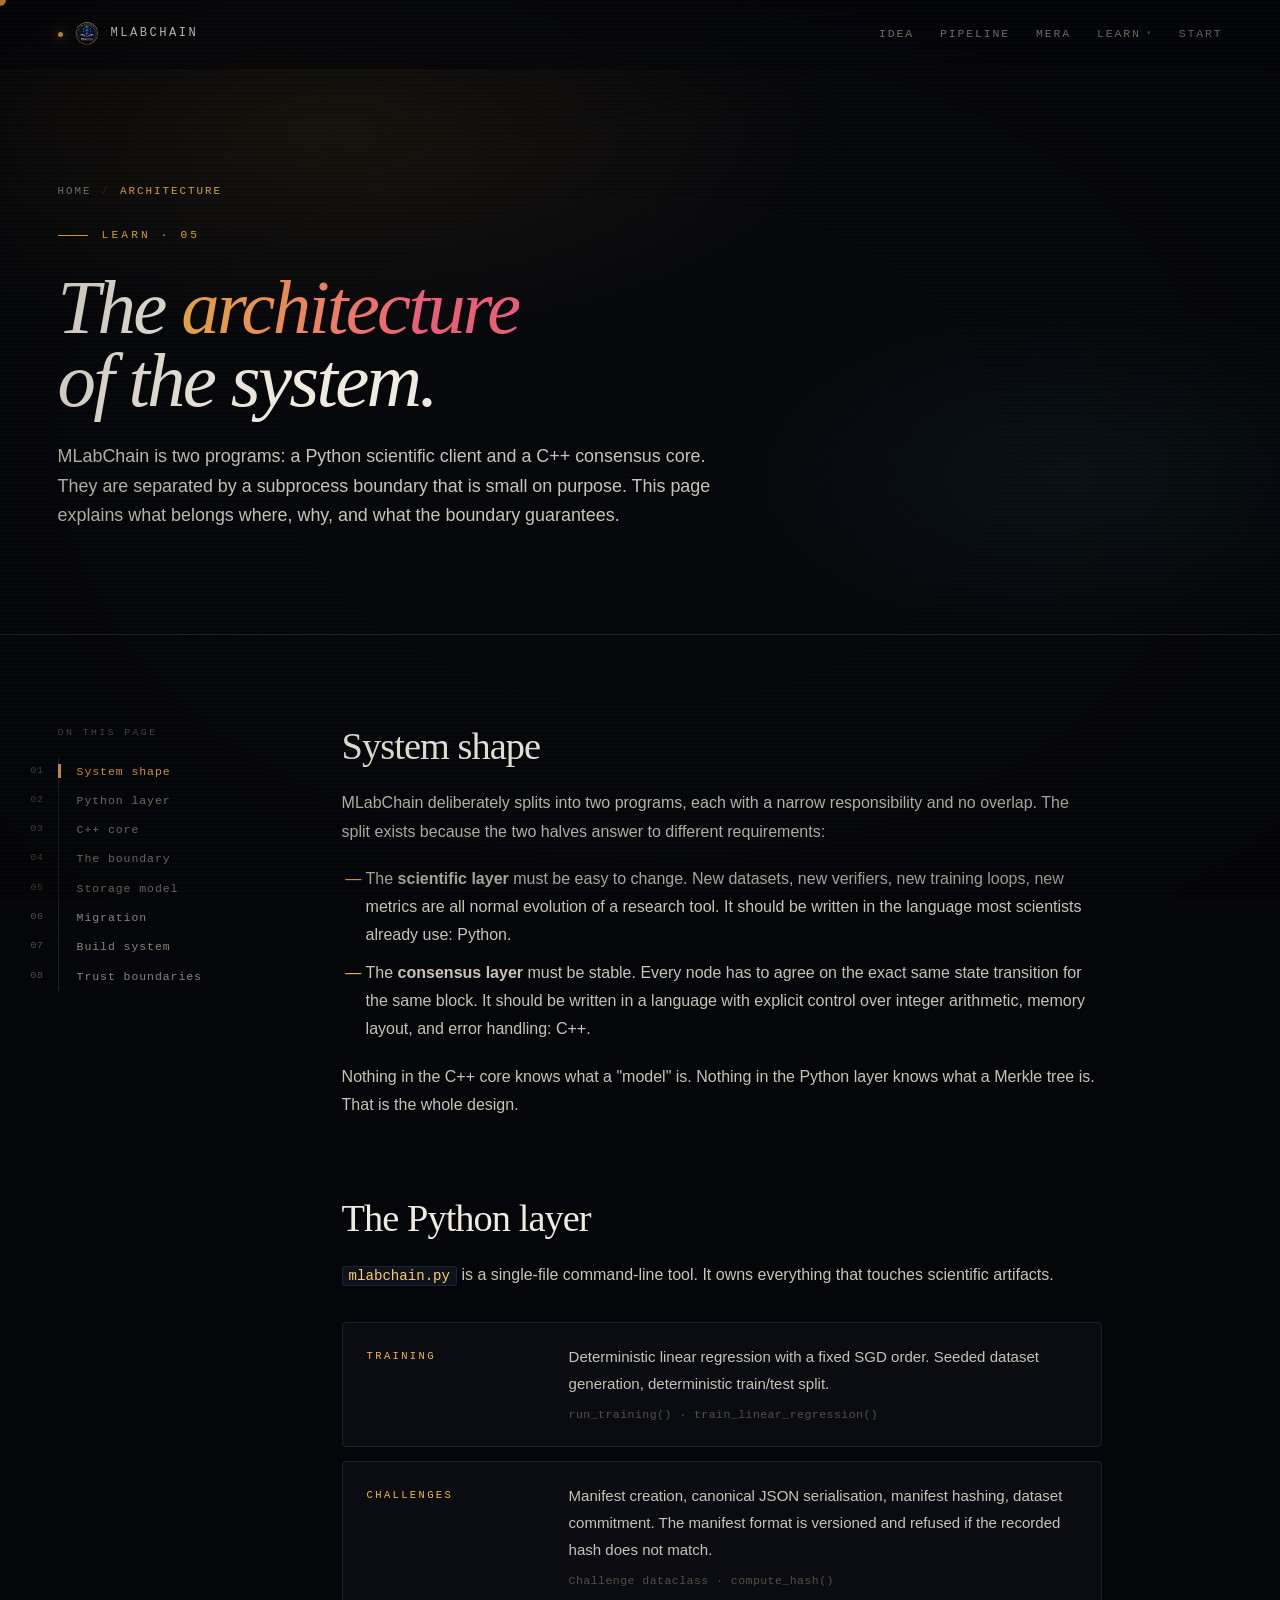
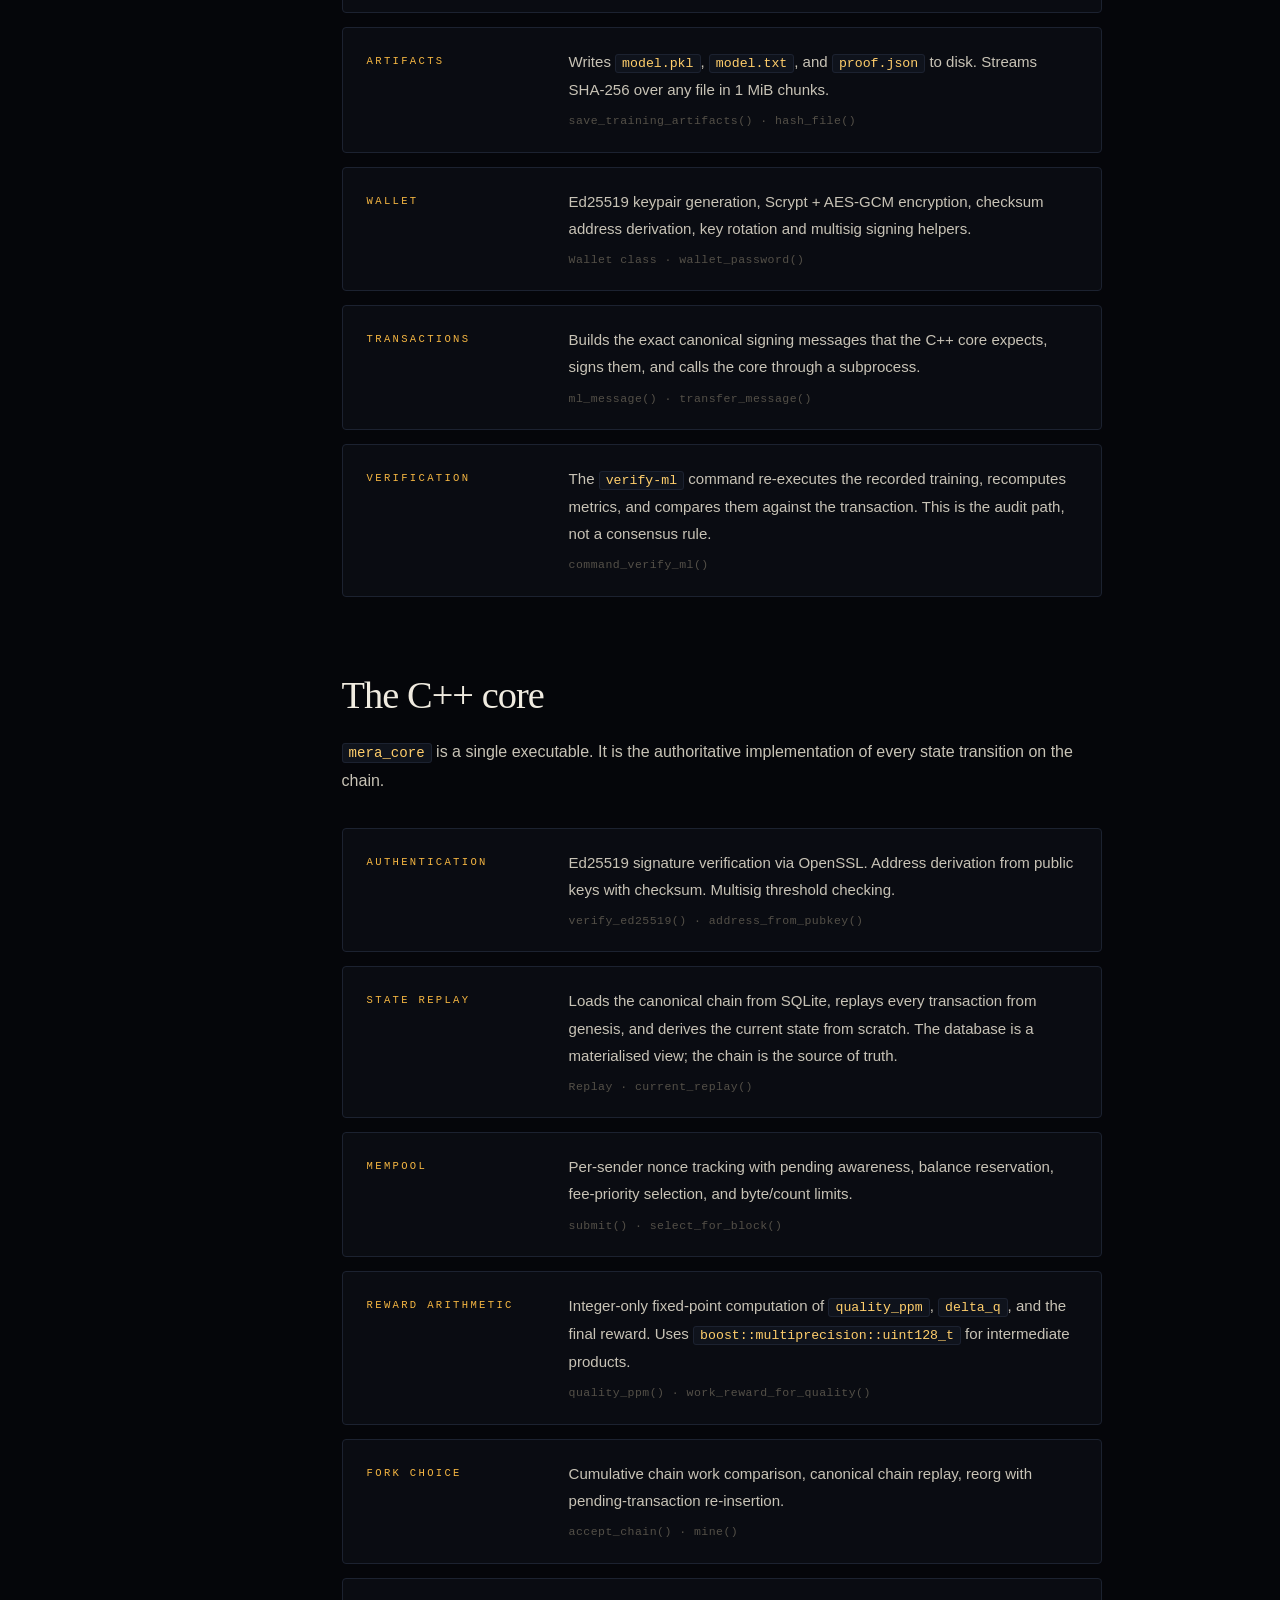
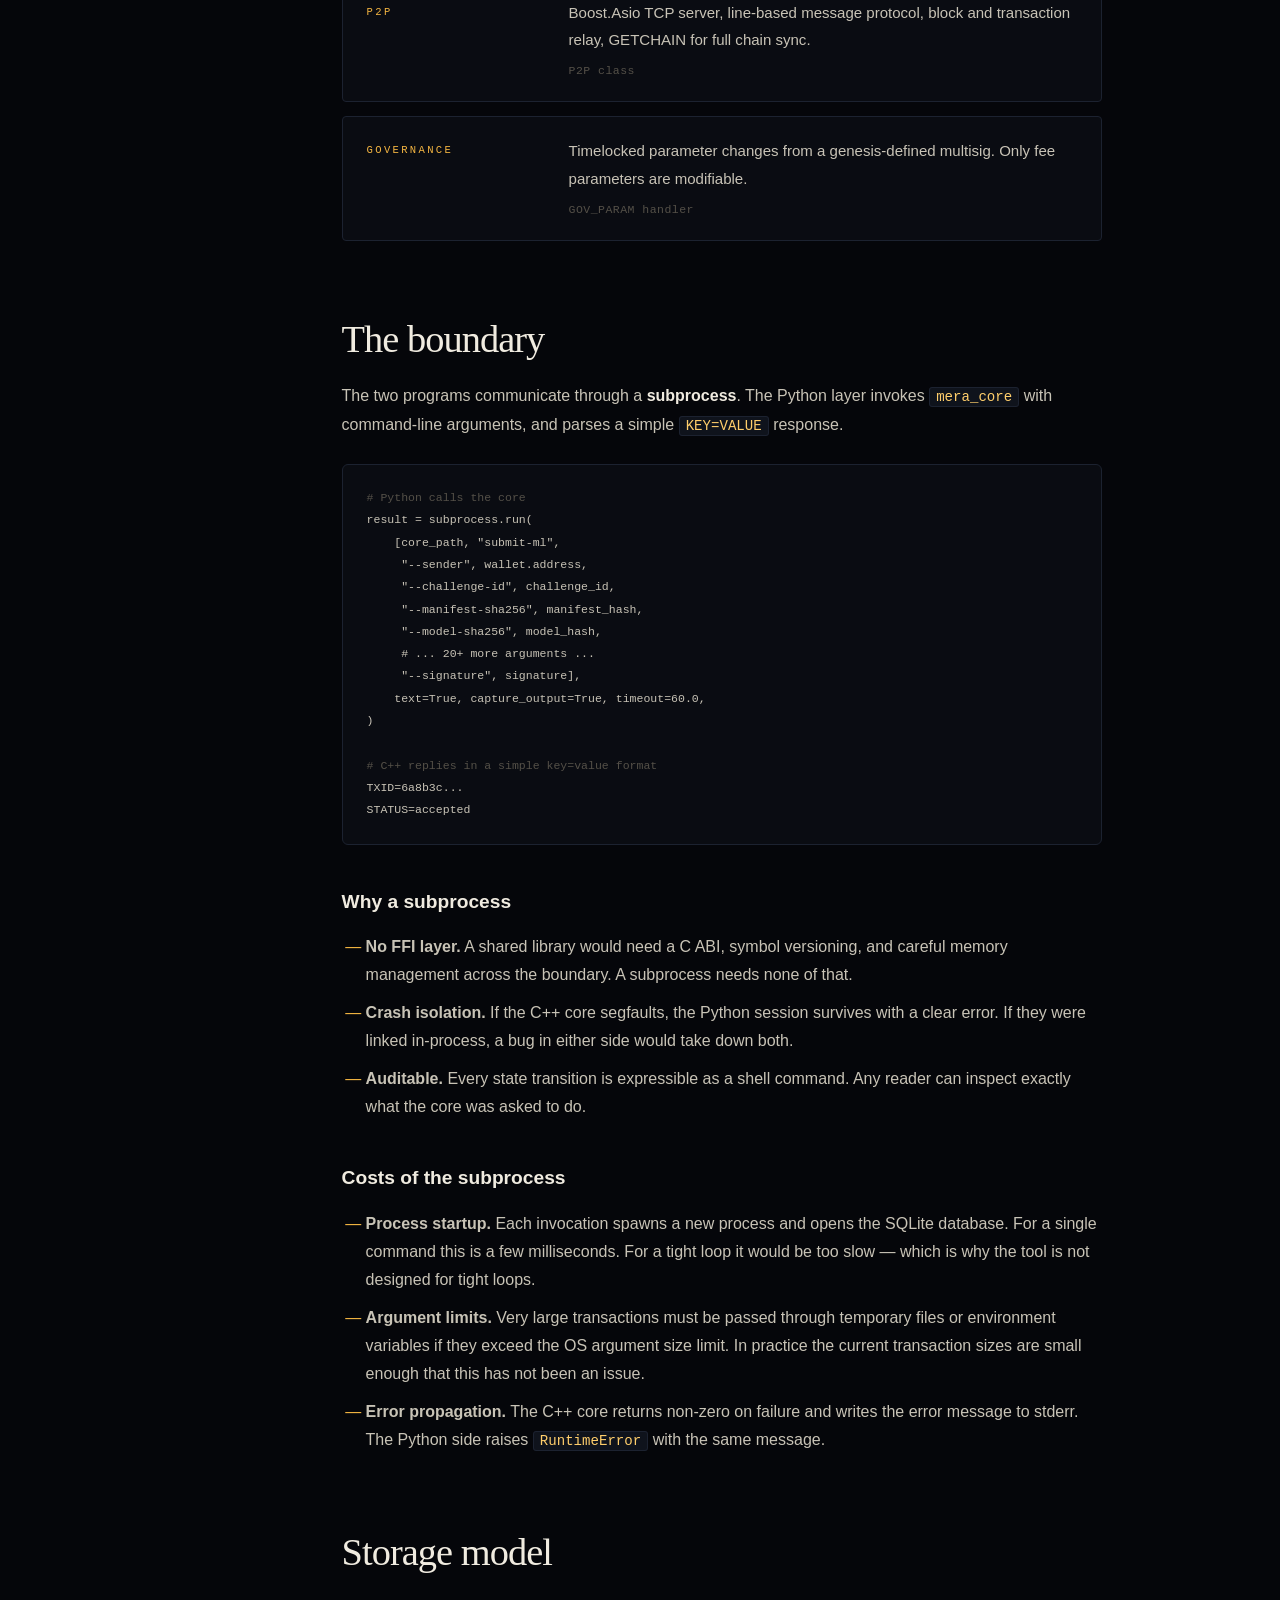
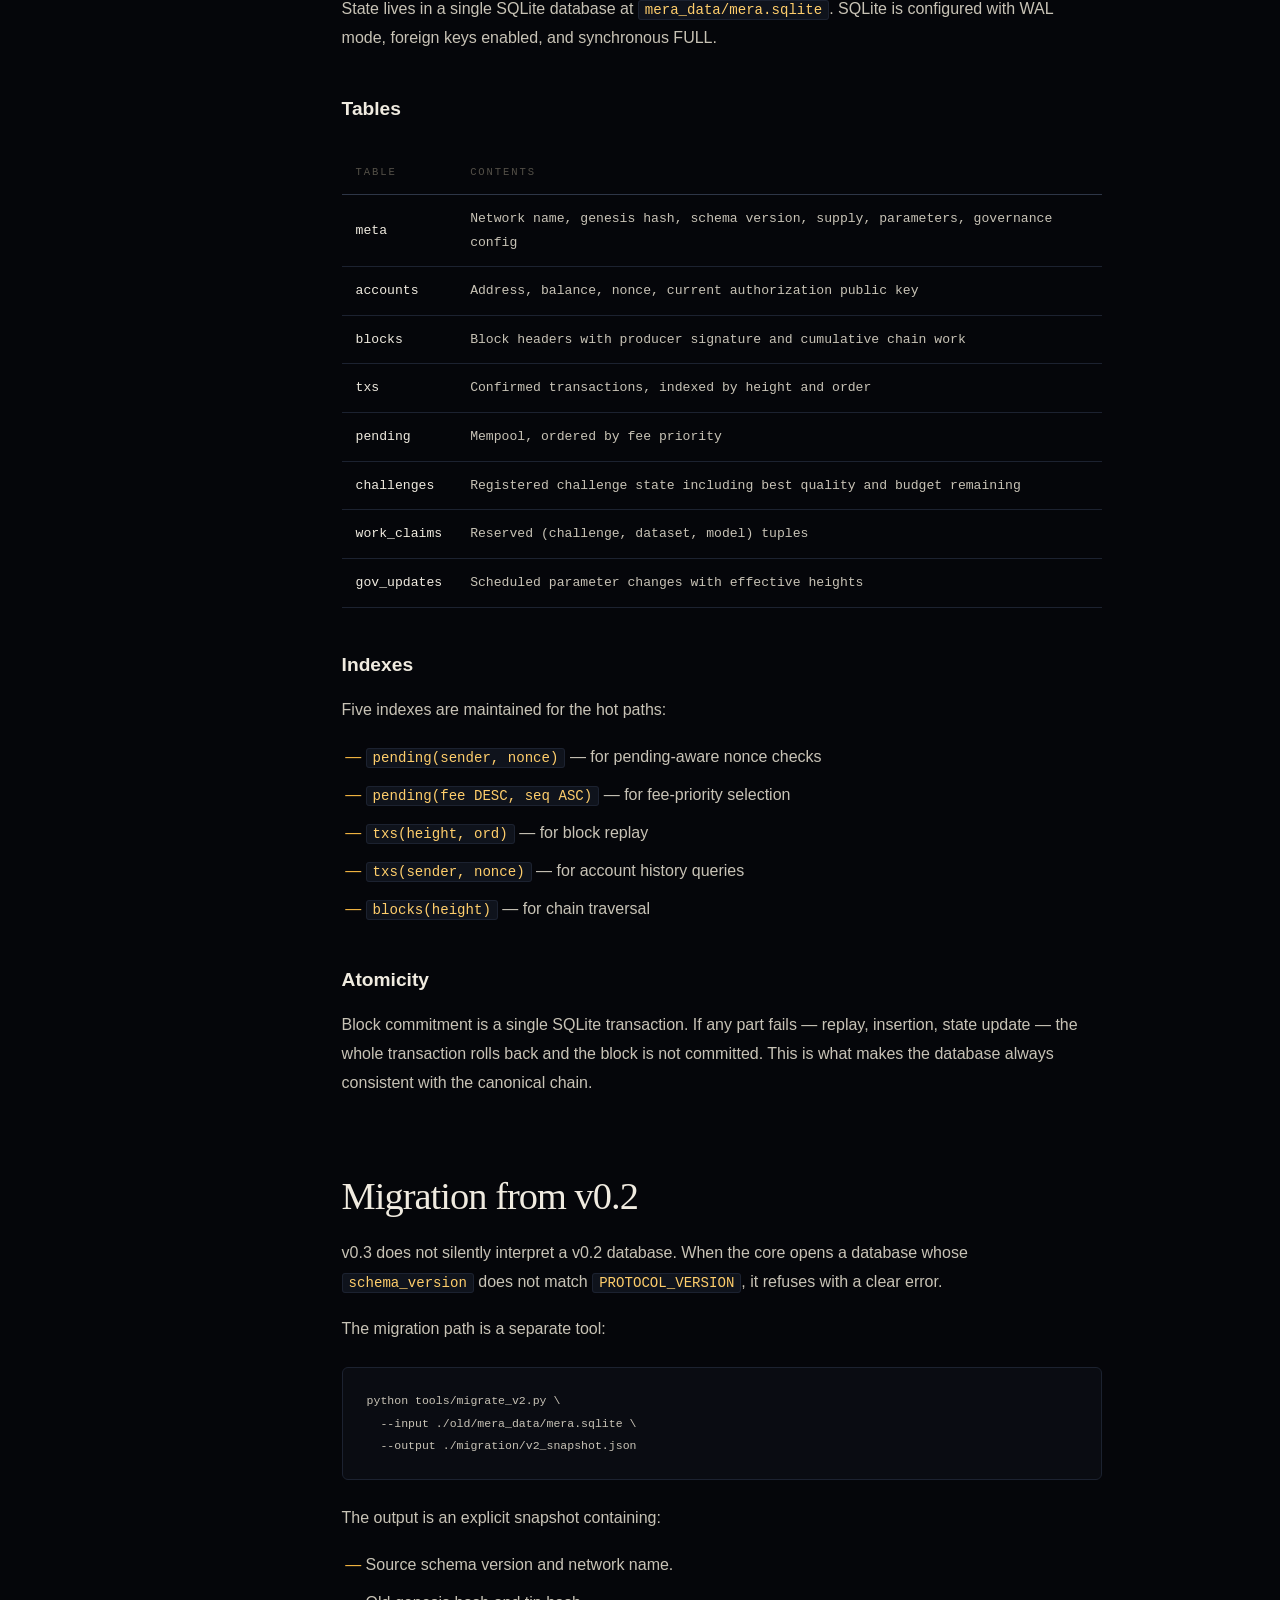
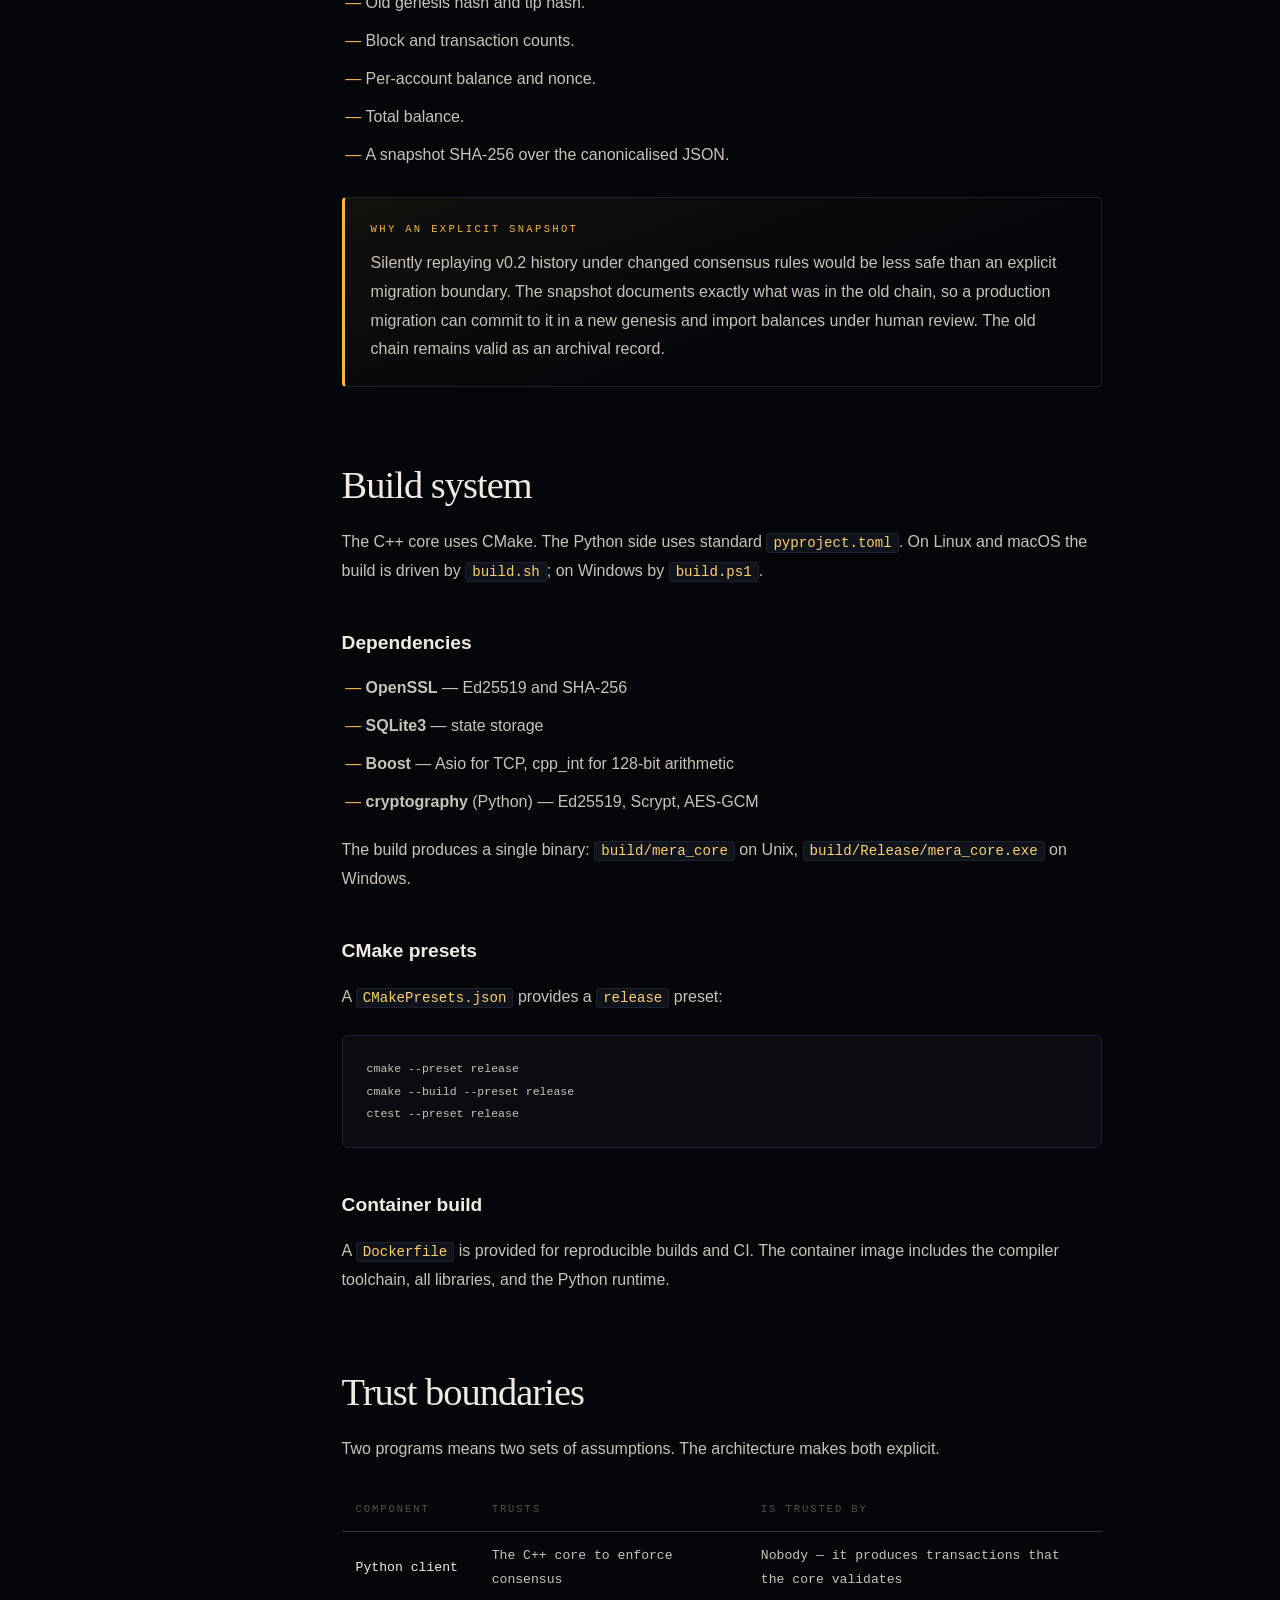
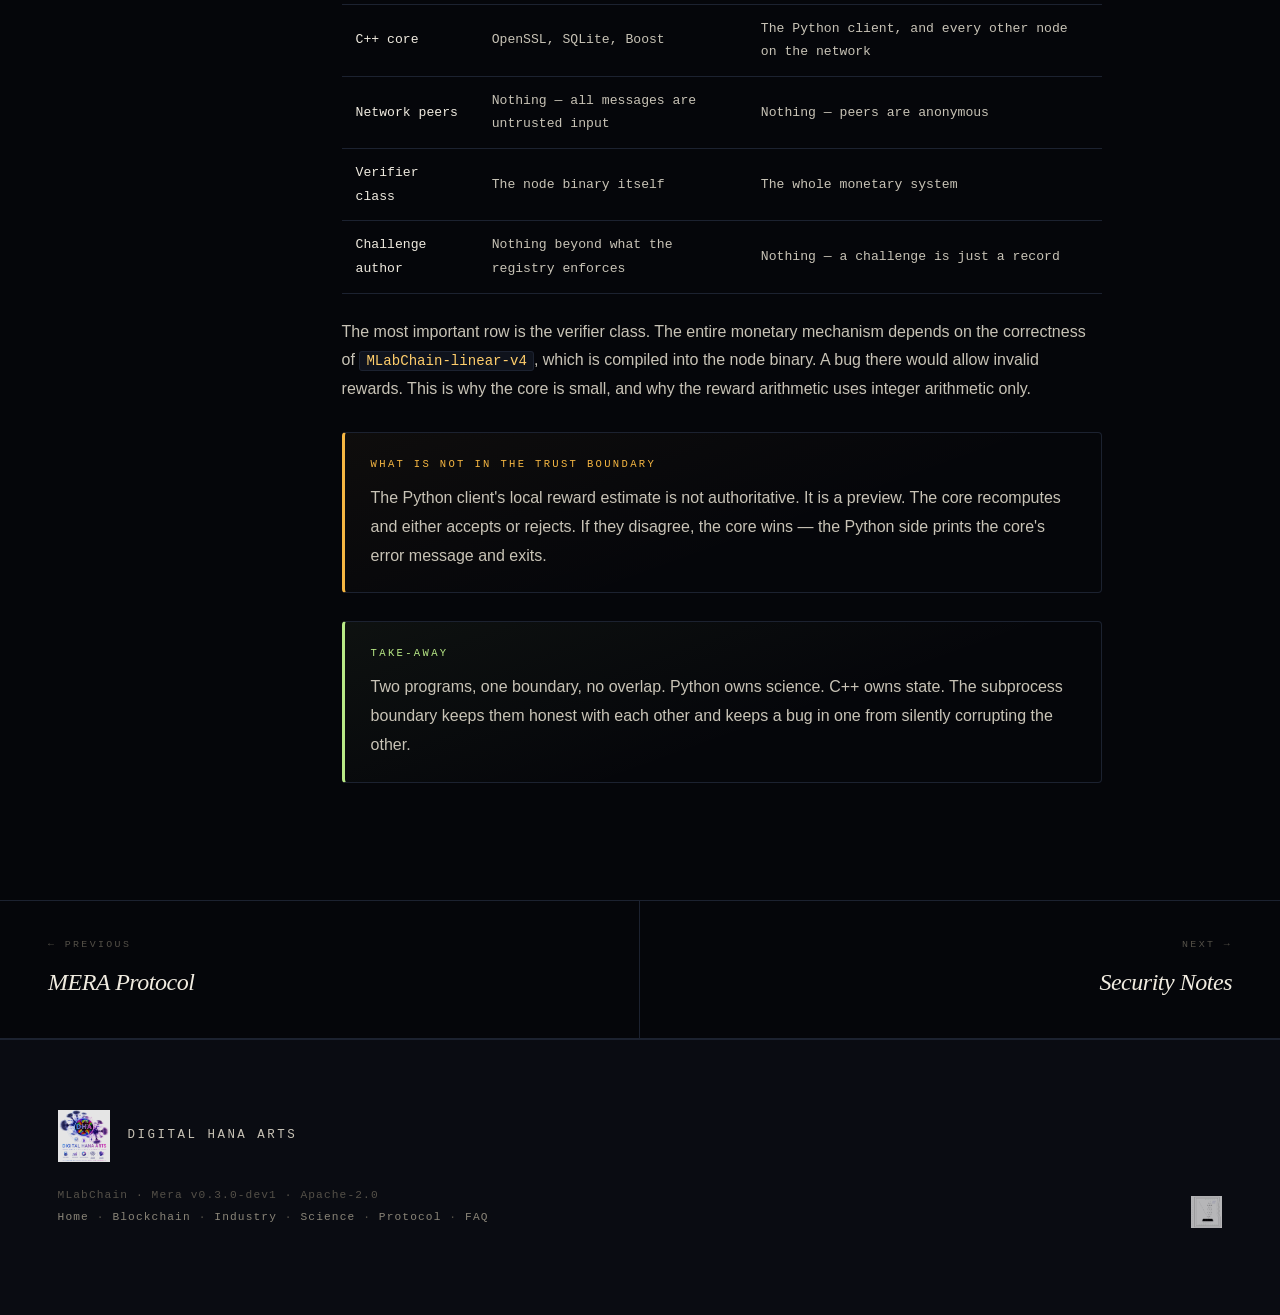
<file: architecture.html>
<!DOCTYPE html>
<html lang="en">
<head>
<meta charset="utf-8">
<meta name="viewport" content="width=device-width, initial-scale=1, viewport-fit=cover">
<title>Architecture — MLabChain</title>
<meta name="description" content="The MLabChain system architecture: Python scientific layer, C++ consensus core, SQLite state, migration, and the explicit trust boundaries between them.">
<meta name="theme-color" content="#05060a">
<link rel="icon" type="image/png" href="assets/mlabchain.png">
<link rel="stylesheet" href="assets/style.css">
<style>
  /* architecture-page only: layered diagram */
  .layer-stack{
    display:flex; flex-direction:column; gap:14px;
    margin:32px 0;
  }
  .layer-box{
    border:1px solid var(--line);
    border-radius:4px;
    padding:20px 24px;
    background:var(--bg-1);
    display:grid;
    grid-template-columns:180px 1fr;
    gap:22px;
    align-items:start;
    transition:border-color .35s var(--ease), background .35s var(--ease);
  }
  .layer-box:hover{ border-color:var(--line-hi); background:var(--bg-2); }
  .layer-box .tag{
    font-family:var(--mono);
    font-size:.66rem;
    letter-spacing:.22em;
    text-transform:uppercase;
    color:var(--amber);
    padding-top:4px;
  }
  .layer-box .body{ font-size:.94rem; color:var(--fg-1); }
  .layer-box .body .sub{
    display:block;
    font-family:var(--mono);
    font-size:.72rem;
    color:var(--fg-3);
    margin-top:8px;
    letter-spacing:.04em;
  }
  @media (max-width:720px){
    .layer-box{ grid-template-columns:1fr; gap:8px; }
  }
</style>
</head>
<body>

<div class="cursor" id="cursor"></div>

<nav class="nav" id="nav">
  <div class="nav-in">
    <a class="brand" href="index.html"><span class="pulse"></span><img src="assets/mlabchain.png" alt="">MLabChain</a>
    <div class="nav-menu">
      <a href="index.html#idea">Idea</a>
      <a href="index.html#pipe">Pipeline</a>
      <a href="index.html#mera">Mera</a>
      <div class="nav-drop">
        <button type="button">Learn</button>
        <div class="nav-drop-menu">
          <a href="blockchain.html">Blockchain Primer</a>
          <a href="industry.html">Industry Landscape</a>
          <a href="science.html">Proof-of-Scientific-Work</a>
          <a href="protocol.html">MERA Protocol</a>
          <a href="architecture.html" aria-current="page">Architecture</a>
          <a href="security.html">Security Notes</a>
          <a href="faq.html">FAQ</a>
        </div>
      </div>
      <a href="index.html#start">Start</a>
    </div>
    <div class="nav-prog" id="navProg"></div>
  </div>
</nav>

<header class="page-hero">
  <div class="wrap">
    <nav class="crumbs">
      <a href="index.html">Home</a>
      <span class="sep">/</span>
      <span class="here">Architecture</span>
    </nav>
    <div class="eyebrow">Learn · 05</div>
    <h1 class="page-title">The <em>architecture</em><br>of the system.</h1>
    <p class="page-lede">
      MLabChain is two programs: a Python scientific client and a C++
      consensus core. They are separated by a subprocess boundary that
      is small on purpose. This page explains what belongs where, why,
      and what the boundary guarantees.
    </p>
  </div>
</header>

<main class="wrap">
  <div class="prose-layout">

    <aside class="toc">
      <h5>On this page</h5>
      <ol>
        <li><a href="#shape">System shape</a></li>
        <li><a href="#python">Python layer</a></li>
        <li><a href="#cpp">C++ core</a></li>
        <li><a href="#boundary">The boundary</a></li>
        <li><a href="#storage">Storage model</a></li>
        <li><a href="#migration">Migration</a></li>
        <li><a href="#build">Build system</a></li>
        <li><a href="#trust">Trust boundaries</a></li>
      </ol>
    </aside>

    <article class="prose">

      <h2 id="shape">System shape</h2>
      <p>
        MLabChain deliberately splits into two programs, each with a
        narrow responsibility and no overlap. The split exists because
        the two halves answer to different requirements:
      </p>
      <ul>
        <li>
          The <strong>scientific layer</strong> must be easy to change.
          New datasets, new verifiers, new training loops, new metrics
          are all normal evolution of a research tool. It should be
          written in the language most scientists already use: Python.
        </li>
        <li>
          The <strong>consensus layer</strong> must be stable. Every
          node has to agree on the exact same state transition for the
          same block. It should be written in a language with explicit
          control over integer arithmetic, memory layout, and error
          handling: C++.
        </li>
      </ul>
      <p>
        Nothing in the C++ core knows what a "model" is. Nothing in the
        Python layer knows what a Merkle tree is. That is the whole
        design.
      </p>

      <h2 id="python">The Python layer</h2>
      <p>
        <code>mlabchain.py</code> is a single-file command-line tool. It
        owns everything that touches scientific artifacts.
      </p>

      <div class="layer-stack">
        <div class="layer-box">
          <div class="tag">Training</div>
          <div class="body">
            Deterministic linear regression with a fixed SGD order.
            Seeded dataset generation, deterministic train/test split.
            <span class="sub">run_training() · train_linear_regression()</span>
          </div>
        </div>
        <div class="layer-box">
          <div class="tag">Challenges</div>
          <div class="body">
            Manifest creation, canonical JSON serialisation, manifest
            hashing, dataset commitment. The manifest format is
            versioned and refused if the recorded hash does not match.
            <span class="sub">Challenge dataclass · compute_hash()</span>
          </div>
        </div>
        <div class="layer-box">
          <div class="tag">Artifacts</div>
          <div class="body">
            Writes <code>model.pkl</code>, <code>model.txt</code>, and
            <code>proof.json</code> to disk. Streams SHA-256 over any
            file in 1 MiB chunks.
            <span class="sub">save_training_artifacts() · hash_file()</span>
          </div>
        </div>
        <div class="layer-box">
          <div class="tag">Wallet</div>
          <div class="body">
            Ed25519 keypair generation, Scrypt + AES-GCM encryption,
            checksum address derivation, key rotation and multisig
            signing helpers.
            <span class="sub">Wallet class · wallet_password()</span>
          </div>
        </div>
        <div class="layer-box">
          <div class="tag">Transactions</div>
          <div class="body">
            Builds the exact canonical signing messages that the C++
            core expects, signs them, and calls the core through a
            subprocess.
            <span class="sub">ml_message() · transfer_message()</span>
          </div>
        </div>
        <div class="layer-box">
          <div class="tag">Verification</div>
          <div class="body">
            The <code>verify-ml</code> command re-executes the recorded
            training, recomputes metrics, and compares them against the
            transaction. This is the audit path, not a consensus rule.
            <span class="sub">command_verify_ml()</span>
          </div>
        </div>
      </div>

      <h2 id="cpp">The C++ core</h2>
      <p>
        <code>mera_core</code> is a single executable. It is the
        authoritative implementation of every state transition on the
        chain.
      </p>

      <div class="layer-stack">
        <div class="layer-box">
          <div class="tag">Authentication</div>
          <div class="body">
            Ed25519 signature verification via OpenSSL. Address derivation
            from public keys with checksum. Multisig threshold checking.
            <span class="sub">verify_ed25519() · address_from_pubkey()</span>
          </div>
        </div>
        <div class="layer-box">
          <div class="tag">State replay</div>
          <div class="body">
            Loads the canonical chain from SQLite, replays every
            transaction from genesis, and derives the current state
            from scratch. The database is a materialised view; the
            chain is the source of truth.
            <span class="sub">Replay · current_replay()</span>
          </div>
        </div>
        <div class="layer-box">
          <div class="tag">Mempool</div>
          <div class="body">
            Per-sender nonce tracking with pending awareness, balance
            reservation, fee-priority selection, and byte/count limits.
            <span class="sub">submit() · select_for_block()</span>
          </div>
        </div>
        <div class="layer-box">
          <div class="tag">Reward arithmetic</div>
          <div class="body">
            Integer-only fixed-point computation of
            <code>quality_ppm</code>, <code>delta_q</code>, and the
            final reward. Uses <code>boost::multiprecision::uint128_t</code>
            for intermediate products.
            <span class="sub">quality_ppm() · work_reward_for_quality()</span>
          </div>
        </div>
        <div class="layer-box">
          <div class="tag">Fork choice</div>
          <div class="body">
            Cumulative chain work comparison, canonical chain replay,
            reorg with pending-transaction re-insertion.
            <span class="sub">accept_chain() · mine()</span>
          </div>
        </div>
        <div class="layer-box">
          <div class="tag">P2P</div>
          <div class="body">
            Boost.Asio TCP server, line-based message protocol, block
            and transaction relay, GETCHAIN for full chain sync.
            <span class="sub">P2P class</span>
          </div>
        </div>
        <div class="layer-box">
          <div class="tag">Governance</div>
          <div class="body">
            Timelocked parameter changes from a genesis-defined
            multisig. Only fee parameters are modifiable.
            <span class="sub">GOV_PARAM handler</span>
          </div>
        </div>
      </div>

      <h2 id="boundary">The boundary</h2>
      <p>
        The two programs communicate through a <strong>subprocess</strong>.
        The Python layer invokes <code>mera_core</code> with command-line
        arguments, and parses a simple <code>KEY=VALUE</code> response.
      </p>

      <pre><code><span class="c"># Python calls the core</span>
result = subprocess.run(
    [core_path, "submit-ml",
     "--sender", wallet.address,
     "--challenge-id", challenge_id,
     "--manifest-sha256", manifest_hash,
     "--model-sha256", model_hash,
     # ... 20+ more arguments ...
     "--signature", signature],
    text=True, capture_output=True, timeout=60.0,
)

<span class="c"># C++ replies in a simple key=value format</span>
TXID=6a8b3c...
STATUS=accepted</code></pre>

      <h3>Why a subprocess</h3>
      <ul>
        <li>
          <strong>No FFI layer.</strong> A shared library would need a
          C ABI, symbol versioning, and careful memory management across
          the boundary. A subprocess needs none of that.
        </li>
        <li>
          <strong>Crash isolation.</strong> If the C++ core segfaults,
          the Python session survives with a clear error. If they were
          linked in-process, a bug in either side would take down both.
        </li>
        <li>
          <strong>Auditable.</strong> Every state transition is
          expressible as a shell command. Any reader can inspect exactly
          what the core was asked to do.
        </li>
      </ul>

      <h3>Costs of the subprocess</h3>
      <ul>
        <li>
          <strong>Process startup.</strong> Each invocation spawns a new
          process and opens the SQLite database. For a single command
          this is a few milliseconds. For a tight loop it would be too
          slow — which is why the tool is not designed for tight loops.
        </li>
        <li>
          <strong>Argument limits.</strong> Very large transactions must
          be passed through temporary files or environment variables if
          they exceed the OS argument size limit. In practice the current
          transaction sizes are small enough that this has not been an
          issue.
        </li>
        <li>
          <strong>Error propagation.</strong> The C++ core returns
          non-zero on failure and writes the error message to stderr.
          The Python side raises <code>RuntimeError</code> with the same
          message.
        </li>
      </ul>

      <h2 id="storage">Storage model</h2>
      <p>
        State lives in a single SQLite database at
        <code>mera_data/mera.sqlite</code>. SQLite is configured with
        WAL mode, foreign keys enabled, and synchronous FULL.
      </p>

      <h3>Tables</h3>
      <table class="data-table">
        <thead>
          <tr><th>Table</th><th>Contents</th></tr>
        </thead>
        <tbody>
          <tr><td>meta</td><td>Network name, genesis hash, schema version, supply, parameters, governance config</td></tr>
          <tr><td>accounts</td><td>Address, balance, nonce, current authorization public key</td></tr>
          <tr><td>blocks</td><td>Block headers with producer signature and cumulative chain work</td></tr>
          <tr><td>txs</td><td>Confirmed transactions, indexed by height and order</td></tr>
          <tr><td>pending</td><td>Mempool, ordered by fee priority</td></tr>
          <tr><td>challenges</td><td>Registered challenge state including best quality and budget remaining</td></tr>
          <tr><td>work_claims</td><td>Reserved (challenge, dataset, model) tuples</td></tr>
          <tr><td>gov_updates</td><td>Scheduled parameter changes with effective heights</td></tr>
        </tbody>
      </table>

      <h3>Indexes</h3>
      <p>
        Five indexes are maintained for the hot paths:
      </p>
      <ul>
        <li><code>pending(sender, nonce)</code> — for pending-aware nonce checks</li>
        <li><code>pending(fee DESC, seq ASC)</code> — for fee-priority selection</li>
        <li><code>txs(height, ord)</code> — for block replay</li>
        <li><code>txs(sender, nonce)</code> — for account history queries</li>
        <li><code>blocks(height)</code> — for chain traversal</li>
      </ul>

      <h3>Atomicity</h3>
      <p>
        Block commitment is a single SQLite transaction. If any part
        fails — replay, insertion, state update — the whole transaction
        rolls back and the block is not committed. This is what makes
        the database always consistent with the canonical chain.
      </p>

      <h2 id="migration">Migration from v0.2</h2>
      <p>
        v0.3 does not silently interpret a v0.2 database. When the core
        opens a database whose <code>schema_version</code> does not match
        <code>PROTOCOL_VERSION</code>, it refuses with a clear error.
      </p>

      <p>
        The migration path is a separate tool:
      </p>

      <pre><code>python tools/migrate_v2.py \
  --input ./old/mera_data/mera.sqlite \
  --output ./migration/v2_snapshot.json</code></pre>

      <p>
        The output is an explicit snapshot containing:
      </p>
      <ul>
        <li>Source schema version and network name.</li>
        <li>Old genesis hash and tip hash.</li>
        <li>Block and transaction counts.</li>
        <li>Per-account balance and nonce.</li>
        <li>Total balance.</li>
        <li>A snapshot SHA-256 over the canonicalised JSON.</li>
      </ul>

      <div class="callout warn">
        <h5>Why an explicit snapshot</h5>
        <p>
          Silently replaying v0.2 history under changed consensus rules
          would be less safe than an explicit migration boundary. The
          snapshot documents exactly what was in the old chain, so a
          production migration can commit to it in a new genesis and
          import balances under human review. The old chain remains
          valid as an archival record.
        </p>
      </div>

      <h2 id="build">Build system</h2>
      <p>
        The C++ core uses CMake. The Python side uses standard
        <code>pyproject.toml</code>. On Linux and macOS the build is
        driven by <code>build.sh</code>; on Windows by
        <code>build.ps1</code>.
      </p>

      <h3>Dependencies</h3>
      <ul>
        <li><strong>OpenSSL</strong> — Ed25519 and SHA-256</li>
        <li><strong>SQLite3</strong> — state storage</li>
        <li><strong>Boost</strong> — Asio for TCP, cpp_int for 128-bit arithmetic</li>
        <li><strong>cryptography</strong> (Python) — Ed25519, Scrypt, AES-GCM</li>
      </ul>

      <p>
        The build produces a single binary:
        <code>build/mera_core</code> on Unix,
        <code>build/Release/mera_core.exe</code> on Windows.
      </p>

      <h3>CMake presets</h3>
      <p>
        A <code>CMakePresets.json</code> provides a
        <code>release</code> preset:
      </p>
      <pre><code>cmake --preset release
cmake --build --preset release
ctest --preset release</code></pre>

      <h3>Container build</h3>
      <p>
        A <code>Dockerfile</code> is provided for reproducible builds
        and CI. The container image includes the compiler toolchain,
        all libraries, and the Python runtime.
      </p>

      <h2 id="trust">Trust boundaries</h2>
      <p>
        Two programs means two sets of assumptions. The architecture
        makes both explicit.
      </p>

      <table class="data-table">
        <thead>
          <tr><th>Component</th><th>Trusts</th><th>Is trusted by</th></tr>
        </thead>
        <tbody>
          <tr>
            <td>Python client</td>
            <td>The C++ core to enforce consensus</td>
            <td>Nobody — it produces transactions that the core validates</td>
          </tr>
          <tr>
            <td>C++ core</td>
            <td>OpenSSL, SQLite, Boost</td>
            <td>The Python client, and every other node on the network</td>
          </tr>
          <tr>
            <td>Network peers</td>
            <td>Nothing — all messages are untrusted input</td>
            <td>Nothing — peers are anonymous</td>
          </tr>
          <tr>
            <td>Verifier class</td>
            <td>The node binary itself</td>
            <td>The whole monetary system</td>
          </tr>
          <tr>
            <td>Challenge author</td>
            <td>Nothing beyond what the registry enforces</td>
            <td>Nothing — a challenge is just a record</td>
          </tr>
        </tbody>
      </table>

      <p>
        The most important row is the verifier class. The entire
        monetary mechanism depends on the correctness of
        <code>MLabChain-linear-v4</code>, which is compiled into the
        node binary. A bug there would allow invalid rewards. This is
        why the core is small, and why the reward arithmetic uses integer
        arithmetic only.
      </p>

      <div class="callout">
        <h5>What is not in the trust boundary</h5>
        <p>
          The Python client's local reward estimate is not authoritative.
          It is a preview. The core recomputes and either accepts or
          rejects. If they disagree, the core wins — the Python side
          prints the core's error message and exits.
        </p>
      </div>

      <div class="callout good">
        <h5>Take-away</h5>
        <p>
          Two programs, one boundary, no overlap. Python owns science.
          C++ owns state. The subprocess boundary keeps them honest with
          each other and keeps a bug in one from silently corrupting the
          other.
        </p>
      </div>

    </article>
  </div>
</main>

<nav class="next-prev">
  <a href="protocol.html">
    <span class="lbl">← Previous</span>
    <span class="ttl">MERA Protocol</span>
  </a>
  <a href="security.html" class="next">
    <span class="lbl">Next →</span>
    <span class="ttl">Security Notes</span>
  </a>
</nav>

<footer>
  <div class="foot-in">
    <div>
      <div class="foot-brand">
        <img src="assets/DHA_logo.png" alt="">
        <span class="nm">Digital Hana Arts</span>
      </div>
      <div class="foot-meta">
        MLabChain · Mera v0.3.0-dev1 · Apache-2.0<br>
        <a href="index.html">Home</a> ·
        <a href="blockchain.html">Blockchain</a> ·
        <a href="industry.html">Industry</a> ·
        <a href="science.html">Science</a> ·
        <a href="protocol.html">Protocol</a> ·
        <a href="faq.html">FAQ</a>
      </div>
    </div>
    <div class="foot-right">
      <img src="assets/mlabchain_txt.png" alt="">
    </div>
  </div>
</footer>

<script src="assets/app.js"></script>
</body>
</html>
</file>
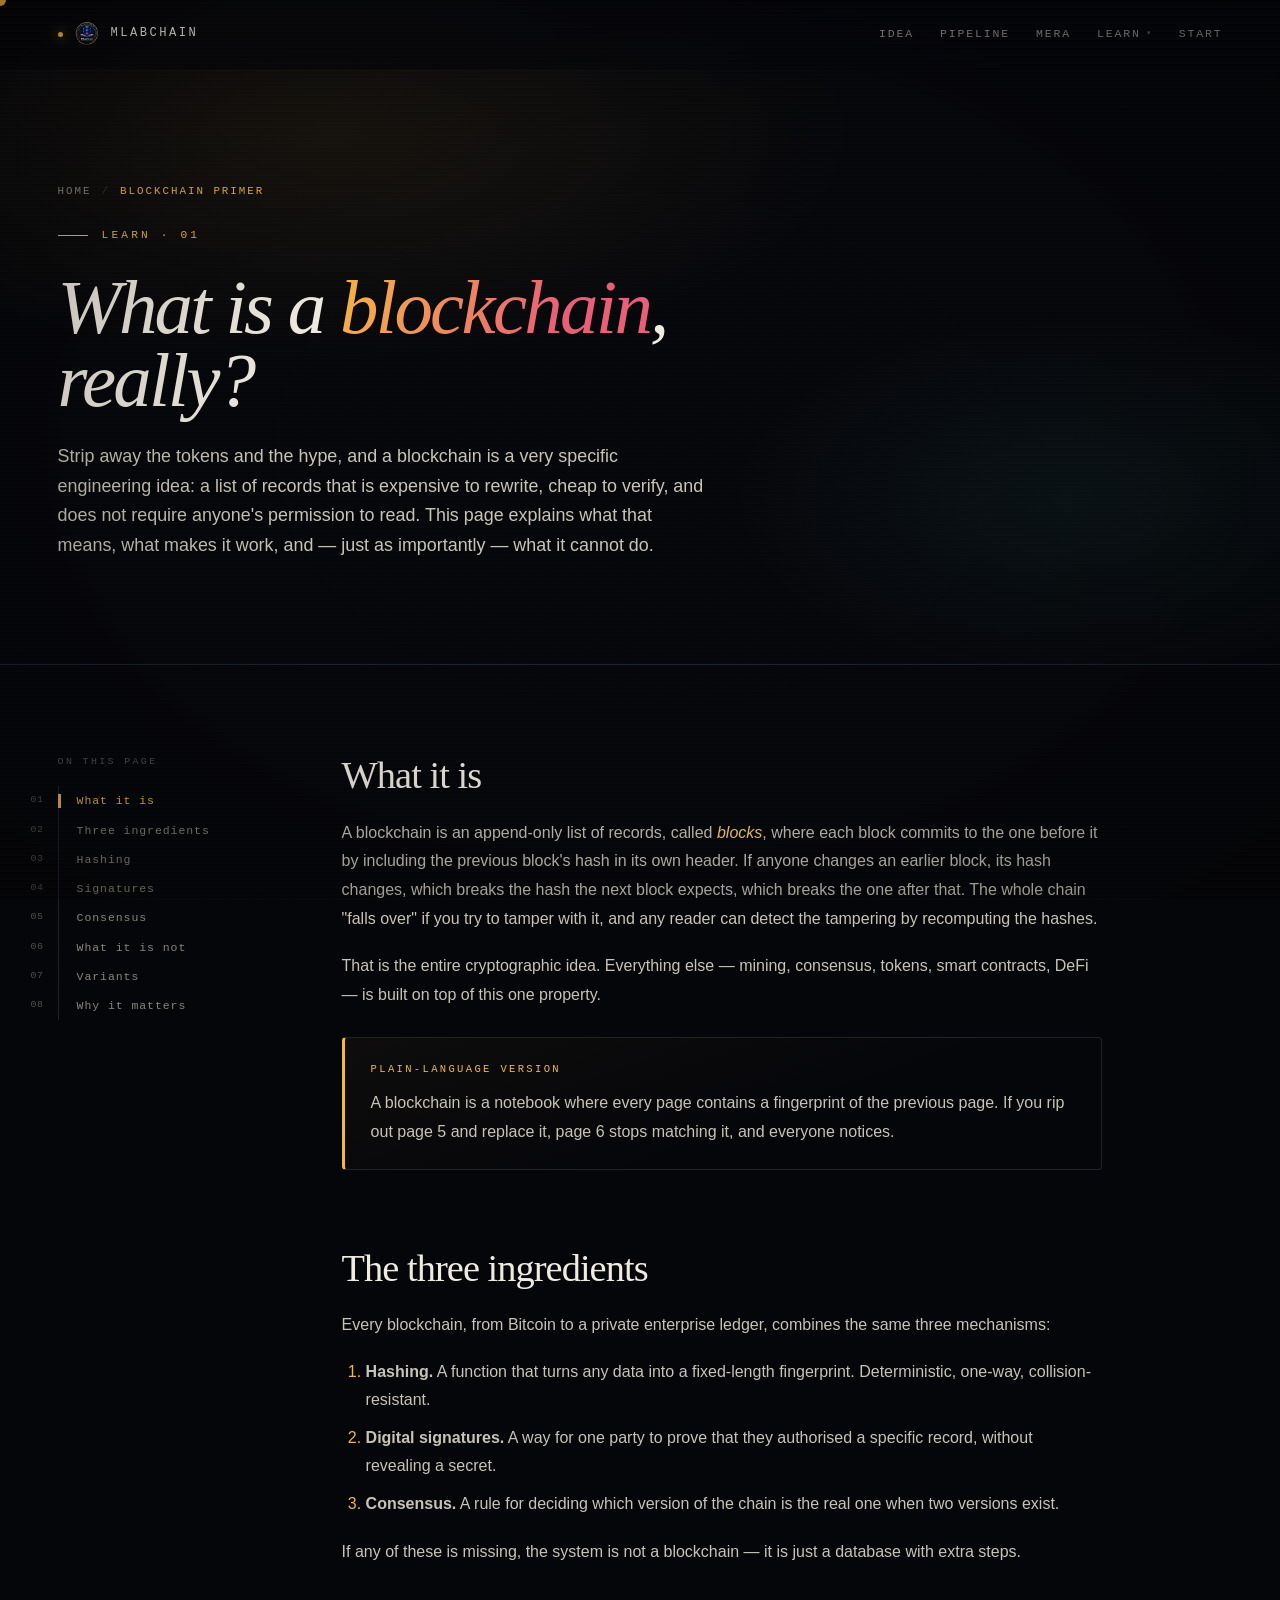
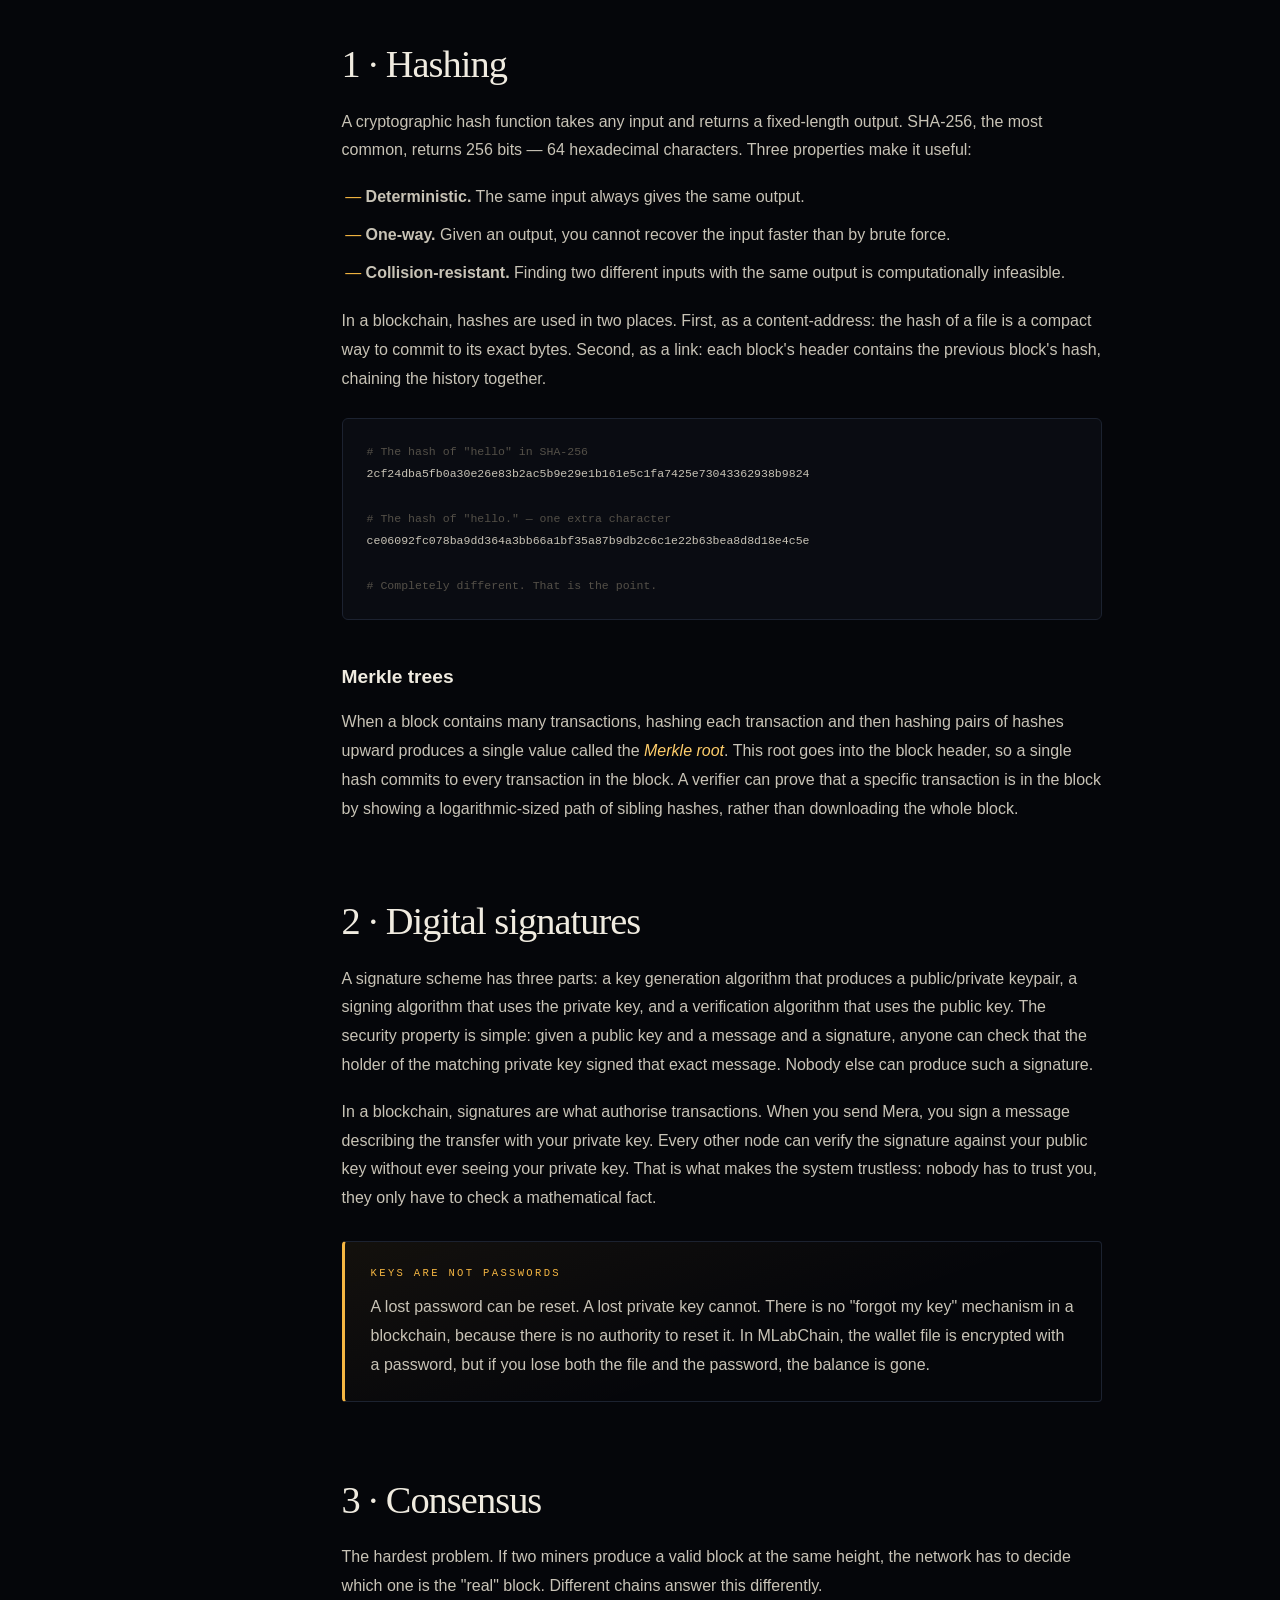
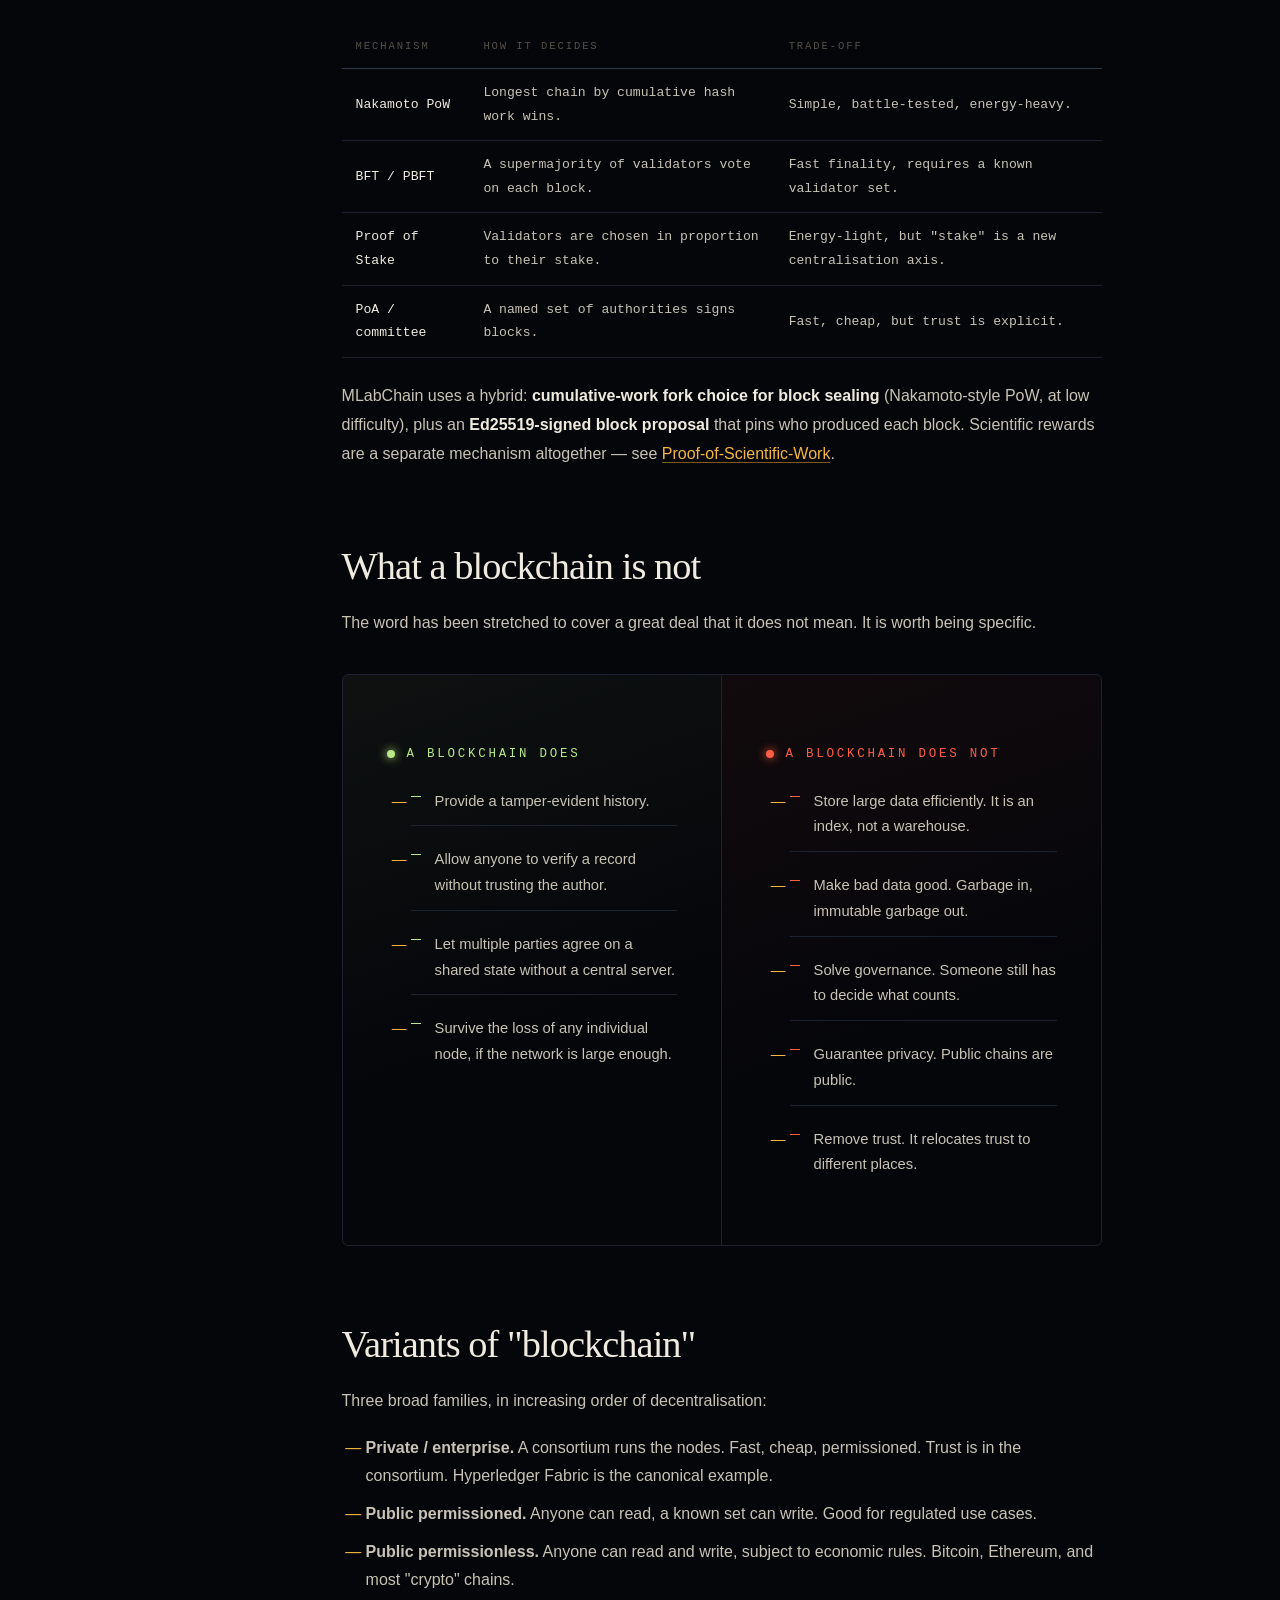
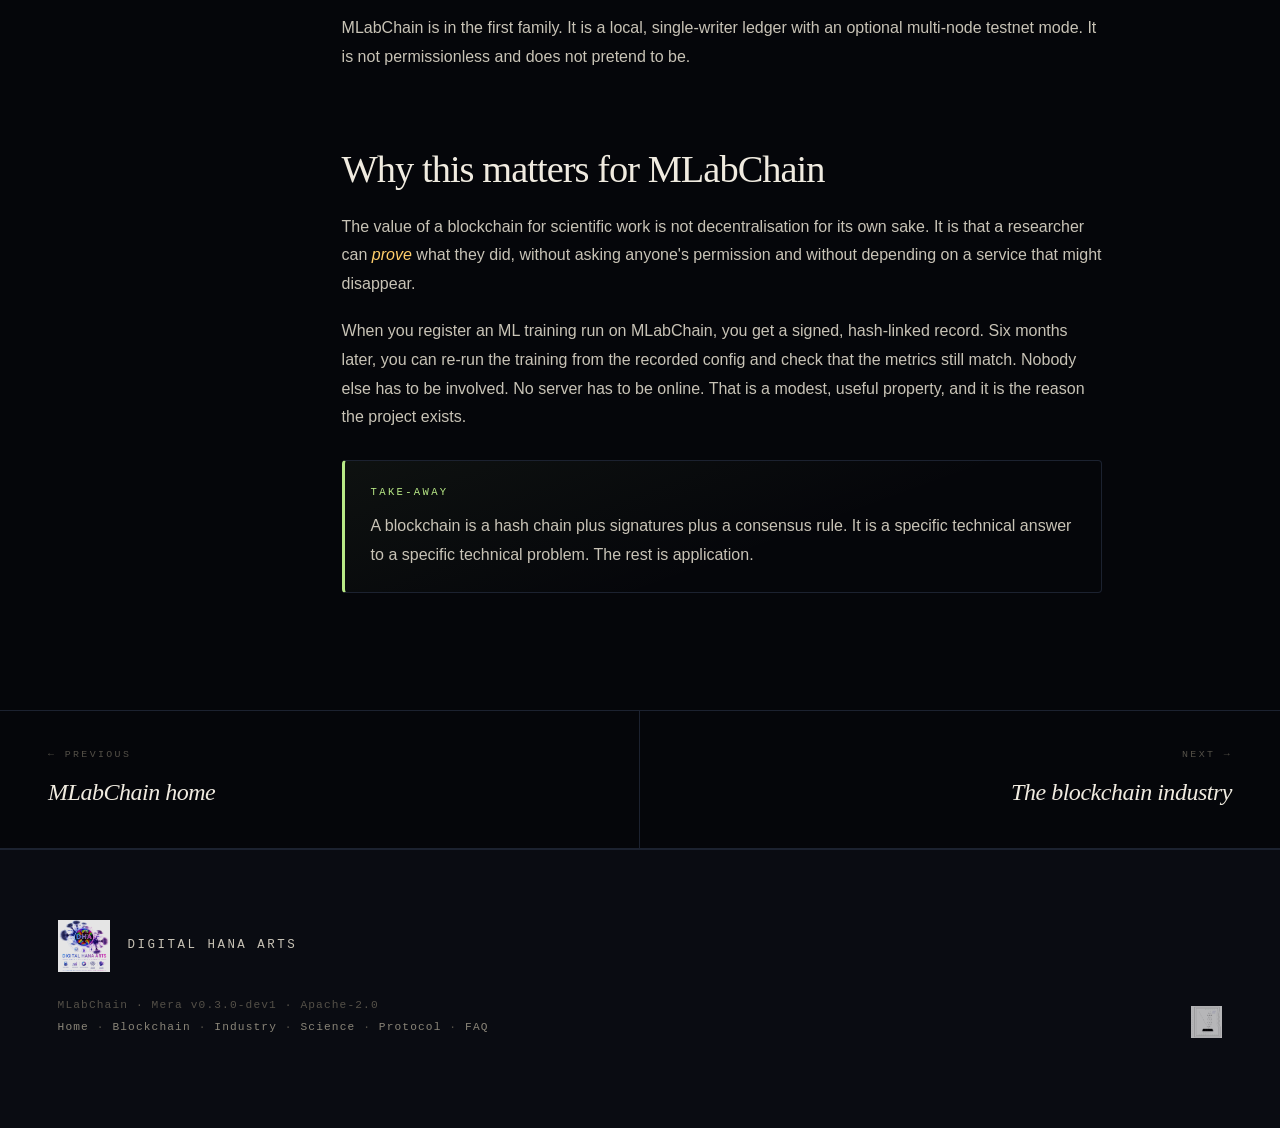
<file: blockchain.html>
<!DOCTYPE html>
<html lang="en">
<head>
<meta charset="utf-8">
<meta name="viewport" content="width=device-width, initial-scale=1, viewport-fit=cover">
<title>What is a blockchain? — MLabChain</title>
<meta name="description" content="A plain-language introduction to blockchain technology: what a chain is, what hashing and signatures do, what consensus means, and what a blockchain is not.">
<meta name="theme-color" content="#05060a">
<link rel="icon" type="image/png" href="assets/mlabchain.png">
<link rel="stylesheet" href="assets/style.css">
</head>
<body>

<div class="cursor" id="cursor"></div>

<nav class="nav" id="nav">
  <div class="nav-in">
    <a class="brand" href="index.html"><span class="pulse"></span><img src="assets/mlabchain.png" alt="">MLabChain</a>
    <div class="nav-menu">
      <a href="index.html#idea">Idea</a>
      <a href="index.html#pipe">Pipeline</a>
      <a href="index.html#mera">Mera</a>
      <div class="nav-drop">
        <button type="button">Learn</button>
        <div class="nav-drop-menu">
          <a href="blockchain.html" aria-current="page">Blockchain Primer</a>
          <a href="industry.html">Industry Landscape</a>
          <a href="science.html">Proof-of-Scientific-Work</a>
          <a href="protocol.html">MERA Protocol</a>
          <a href="architecture.html">Architecture</a>
          <a href="security.html">Security Notes</a>
          <a href="faq.html">FAQ</a>
        </div>
      </div>
      <a href="index.html#start">Start</a>
    </div>
    <div class="nav-prog" id="navProg"></div>
  </div>
</nav>

<header class="page-hero">
  <div class="wrap">
    <nav class="crumbs">
      <a href="index.html">Home</a>
      <span class="sep">/</span>
      <span class="here">Blockchain Primer</span>
    </nav>
    <div class="eyebrow">Learn · 01</div>
    <h1 class="page-title">What is a <em>blockchain</em>,<br>really?</h1>
    <p class="page-lede">
      Strip away the tokens and the hype, and a blockchain is a very
      specific engineering idea: a list of records that is expensive to
      rewrite, cheap to verify, and does not require anyone's permission
      to read. This page explains what that means, what makes it work,
      and — just as importantly — what it cannot do.
    </p>
  </div>
</header>

<main class="wrap">
  <div class="prose-layout">

    <!-- TOC -->
    <aside class="toc">
      <h5>On this page</h5>
      <ol>
        <li><a href="#what">What it is</a></li>
        <li><a href="#three">Three ingredients</a></li>
        <li><a href="#hash">Hashing</a></li>
        <li><a href="#signatures">Signatures</a></li>
        <li><a href="#consensus">Consensus</a></li>
        <li><a href="#what-not">What it is not</a></li>
        <li><a href="#variants">Variants</a></li>
        <li><a href="#why">Why it matters</a></li>
      </ol>
    </aside>

    <article class="prose">

      <h2 id="what">What it is</h2>
      <p>
        A blockchain is an append-only list of records, called
        <em>blocks</em>, where each block commits to the one before it by
        including the previous block's hash in its own header. If anyone
        changes an earlier block, its hash changes, which breaks the hash
        the next block expects, which breaks the one after that. The whole
        chain "falls over" if you try to tamper with it, and any reader
        can detect the tampering by recomputing the hashes.
      </p>
      <p>
        That is the entire cryptographic idea. Everything else — mining,
        consensus, tokens, smart contracts, DeFi — is built on top of
        this one property.
      </p>

      <div class="callout">
        <h5>Plain-language version</h5>
        <p>
          A blockchain is a notebook where every page contains a
          fingerprint of the previous page. If you rip out page 5 and
          replace it, page 6 stops matching it, and everyone notices.
        </p>
      </div>

      <h2 id="three">The three ingredients</h2>
      <p>
        Every blockchain, from Bitcoin to a private enterprise ledger,
        combines the same three mechanisms:
      </p>
      <ol>
        <li><strong>Hashing.</strong> A function that turns any data into a fixed-length fingerprint. Deterministic, one-way, collision-resistant.</li>
        <li><strong>Digital signatures.</strong> A way for one party to prove that they authorised a specific record, without revealing a secret.</li>
        <li><strong>Consensus.</strong> A rule for deciding which version of the chain is the real one when two versions exist.</li>
      </ol>
      <p>
        If any of these is missing, the system is not a blockchain — it is
        just a database with extra steps.
      </p>

      <h2 id="hash">1 · Hashing</h2>
      <p>
        A cryptographic hash function takes any input and returns a
        fixed-length output. SHA-256, the most common, returns 256 bits —
        64 hexadecimal characters. Three properties make it useful:
      </p>
      <ul>
        <li><strong>Deterministic.</strong> The same input always gives the same output.</li>
        <li><strong>One-way.</strong> Given an output, you cannot recover the input faster than by brute force.</li>
        <li><strong>Collision-resistant.</strong> Finding two different inputs with the same output is computationally infeasible.</li>
      </ul>
      <p>
        In a blockchain, hashes are used in two places. First, as a
        content-address: the hash of a file is a compact way to commit to
        its exact bytes. Second, as a link: each block's header contains
        the previous block's hash, chaining the history together.
      </p>
      <pre><code><span class="c"># The hash of "hello" in SHA-256</span>
2cf24dba5fb0a30e26e83b2ac5b9e29e1b161e5c1fa7425e73043362938b9824

<span class="c"># The hash of "hello." — one extra character</span>
ce06092fc078ba9dd364a3bb66a1bf35a87b9db2c6c1e22b63bea8d8d18e4c5e

<span class="c"># Completely different. That is the point.</span></code></pre>

      <h3>Merkle trees</h3>
      <p>
        When a block contains many transactions, hashing each transaction
        and then hashing pairs of hashes upward produces a single value
        called the <em>Merkle root</em>. This root goes into the block
        header, so a single hash commits to every transaction in the
        block. A verifier can prove that a specific transaction is in the
        block by showing a logarithmic-sized path of sibling hashes,
        rather than downloading the whole block.
      </p>

      <h2 id="signatures">2 · Digital signatures</h2>
      <p>
        A signature scheme has three parts: a key generation algorithm
        that produces a public/private keypair, a signing algorithm that
        uses the private key, and a verification algorithm that uses the
        public key. The security property is simple: given a public key
        and a message and a signature, anyone can check that the holder
        of the matching private key signed that exact message. Nobody
        else can produce such a signature.
      </p>
      <p>
        In a blockchain, signatures are what authorise transactions. When
        you send Mera, you sign a message describing the transfer with
        your private key. Every other node can verify the signature
        against your public key without ever seeing your private key.
        That is what makes the system trustless: nobody has to trust you,
        they only have to check a mathematical fact.
      </p>

      <div class="callout warn">
        <h5>Keys are not passwords</h5>
        <p>
          A lost password can be reset. A lost private key cannot. There
          is no "forgot my key" mechanism in a blockchain, because there
          is no authority to reset it. In MLabChain, the wallet file is
          encrypted with a password, but if you lose both the file and
          the password, the balance is gone.
        </p>
      </div>

      <h2 id="consensus">3 · Consensus</h2>
      <p>
        The hardest problem. If two miners produce a valid block at the
        same height, the network has to decide which one is the "real"
        block. Different chains answer this differently.
      </p>

      <table class="data-table">
        <thead>
          <tr><th>Mechanism</th><th>How it decides</th><th>Trade-off</th></tr>
        </thead>
        <tbody>
          <tr>
            <td>Nakamoto PoW</td>
            <td>Longest chain by cumulative hash work wins.</td>
            <td>Simple, battle-tested, energy-heavy.</td>
          </tr>
          <tr>
            <td>BFT / PBFT</td>
            <td>A supermajority of validators vote on each block.</td>
            <td>Fast finality, requires a known validator set.</td>
          </tr>
          <tr>
            <td>Proof of Stake</td>
            <td>Validators are chosen in proportion to their stake.</td>
            <td>Energy-light, but "stake" is a new centralisation axis.</td>
          </tr>
          <tr>
            <td>PoA / committee</td>
            <td>A named set of authorities signs blocks.</td>
            <td>Fast, cheap, but trust is explicit.</td>
          </tr>
        </tbody>
      </table>

      <p>
        MLabChain uses a hybrid: <strong>cumulative-work fork choice for
        block sealing</strong> (Nakamoto-style PoW, at low difficulty),
        plus an <strong>Ed25519-signed block proposal</strong> that
        pins who produced each block. Scientific rewards are a separate
        mechanism altogether — see
        <a href="science.html">Proof-of-Scientific-Work</a>.
      </p>

      <h2 id="what-not">What a blockchain is not</h2>
      <p>
        The word has been stretched to cover a great deal that it does
        not mean. It is worth being specific.
      </p>

      <div class="split">
        <div class="col yes">
          <h4><span class="dot"></span> A blockchain does</h4>
          <ul>
            <li>Provide a tamper-evident history.</li>
            <li>Allow anyone to verify a record without trusting the author.</li>
            <li>Let multiple parties agree on a shared state without a central server.</li>
            <li>Survive the loss of any individual node, if the network is large enough.</li>
          </ul>
        </div>
        <div class="col no">
          <h4><span class="dot"></span> A blockchain does not</h4>
          <ul>
            <li>Store large data efficiently. It is an index, not a warehouse.</li>
            <li>Make bad data good. Garbage in, immutable garbage out.</li>
            <li>Solve governance. Someone still has to decide what counts.</li>
            <li>Guarantee privacy. Public chains are public.</li>
            <li>Remove trust. It relocates trust to different places.</li>
          </ul>
        </div>
      </div>

      <h2 id="variants">Variants of "blockchain"</h2>
      <p>
        Three broad families, in increasing order of decentralisation:
      </p>
      <ul>
        <li><strong>Private / enterprise.</strong> A consortium runs the nodes. Fast, cheap, permissioned. Trust is in the consortium. Hyperledger Fabric is the canonical example.</li>
        <li><strong>Public permissioned.</strong> Anyone can read, a known set can write. Good for regulated use cases.</li>
        <li><strong>Public permissionless.</strong> Anyone can read and write, subject to economic rules. Bitcoin, Ethereum, and most "crypto" chains.</li>
      </ul>
      <p>
        MLabChain is in the first family. It is a local, single-writer
        ledger with an optional multi-node testnet mode. It is not
        permissionless and does not pretend to be.
      </p>

      <h2 id="why">Why this matters for MLabChain</h2>
      <p>
        The value of a blockchain for scientific work is not
        decentralisation for its own sake. It is that a researcher can
        <em>prove</em> what they did, without asking anyone's permission
        and without depending on a service that might disappear.
      </p>
      <p>
        When you register an ML training run on MLabChain, you get a
        signed, hash-linked record. Six months later, you can re-run the
        training from the recorded config and check that the metrics
        still match. Nobody else has to be involved. No server has to be
        online. That is a modest, useful property, and it is the reason
        the project exists.
      </p>

      <div class="callout good">
        <h5>Take-away</h5>
        <p>
          A blockchain is a hash chain plus signatures plus a consensus
          rule. It is a specific technical answer to a specific technical
          problem. The rest is application.
        </p>
      </div>

    </article>
  </div>
</main>

<nav class="next-prev">
  <a href="index.html">
    <span class="lbl">← Previous</span>
    <span class="ttl">MLabChain home</span>
  </a>
  <a href="industry.html" class="next">
    <span class="lbl">Next →</span>
    <span class="ttl">The blockchain industry</span>
  </a>
</nav>

<footer>
  <div class="foot-in">
    <div>
      <div class="foot-brand">
        <img src="assets/DHA_logo.png" alt="">
        <span class="nm">Digital Hana Arts</span>
      </div>
      <div class="foot-meta">
        MLabChain · Mera v0.3.0-dev1 · Apache-2.0<br>
        <a href="index.html">Home</a> ·
        <a href="blockchain.html">Blockchain</a> ·
        <a href="industry.html">Industry</a> ·
        <a href="science.html">Science</a> ·
        <a href="protocol.html">Protocol</a> ·
        <a href="faq.html">FAQ</a>
      </div>
    </div>
    <div class="foot-right">
      <img src="assets/mlabchain_txt.png" alt="">
    </div>
  </div>
</footer>

<script src="assets/app.js"></script>
</body>
</html>
</file>
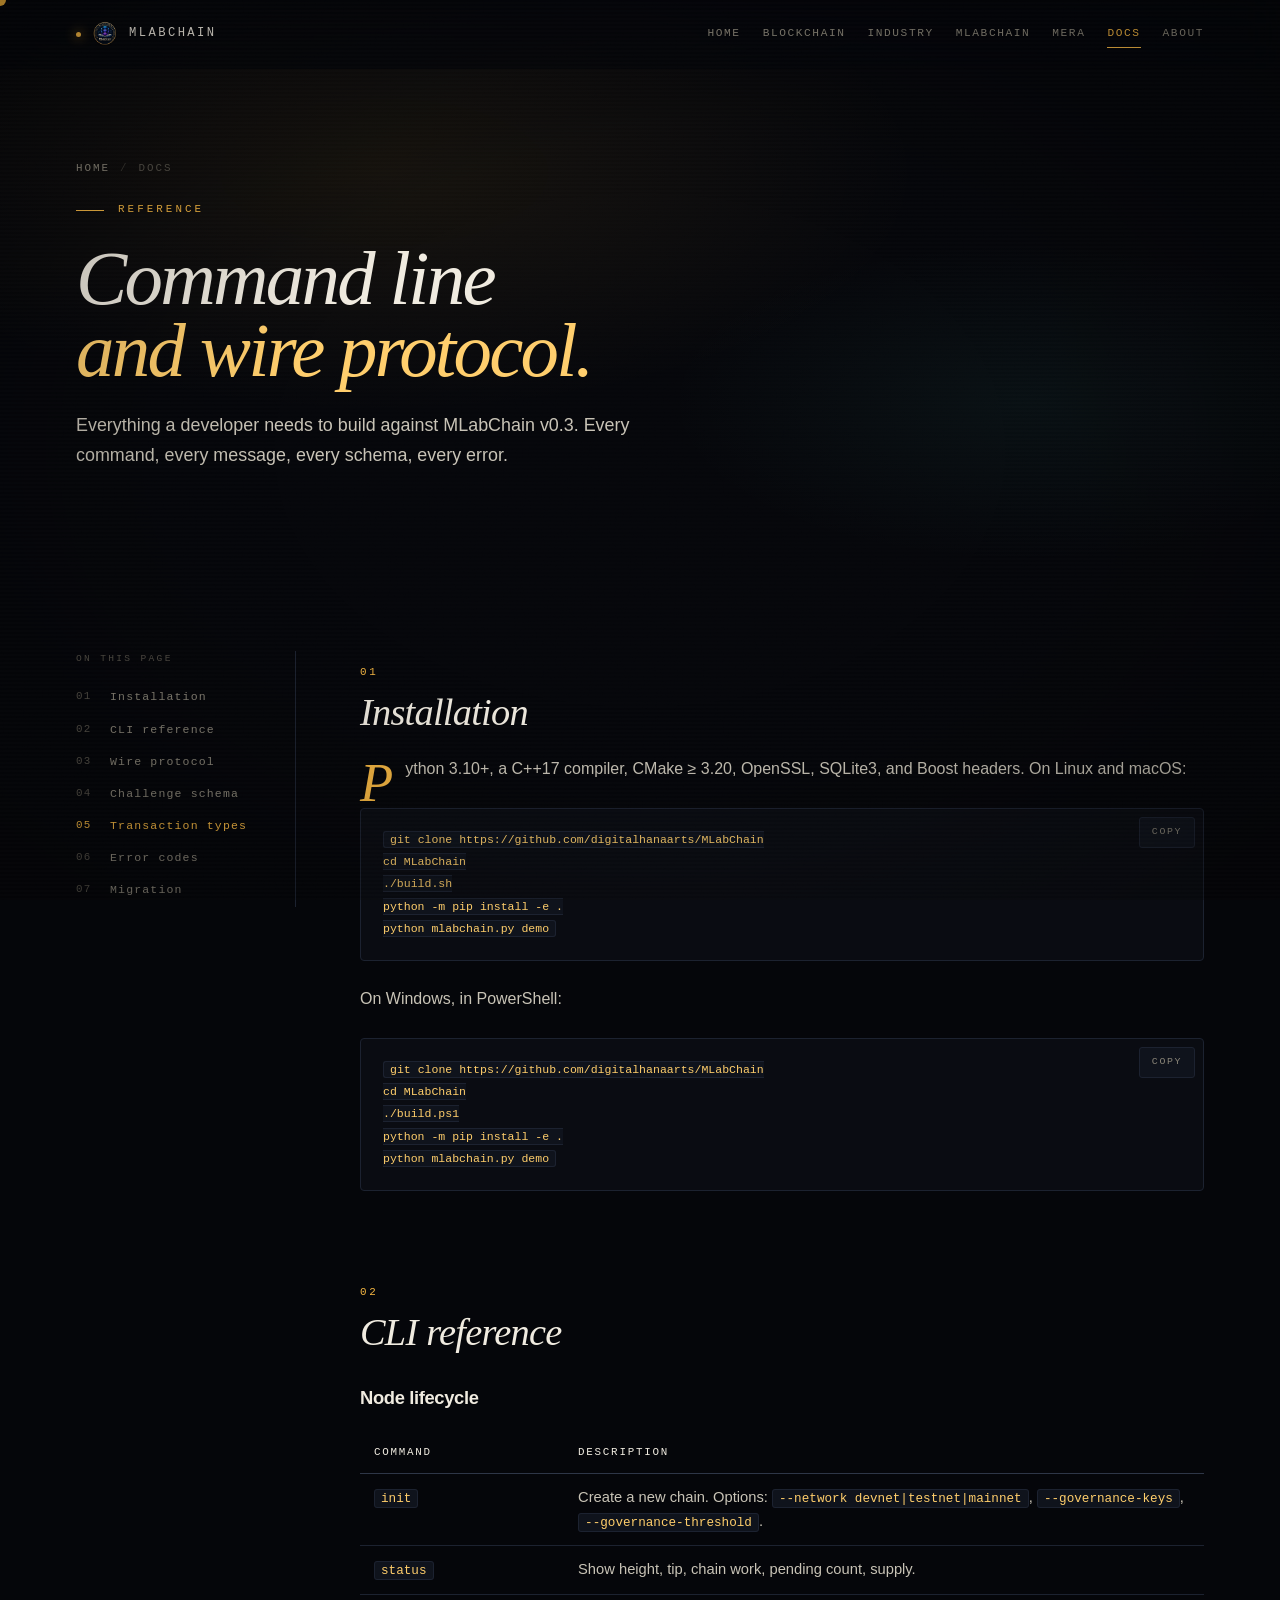
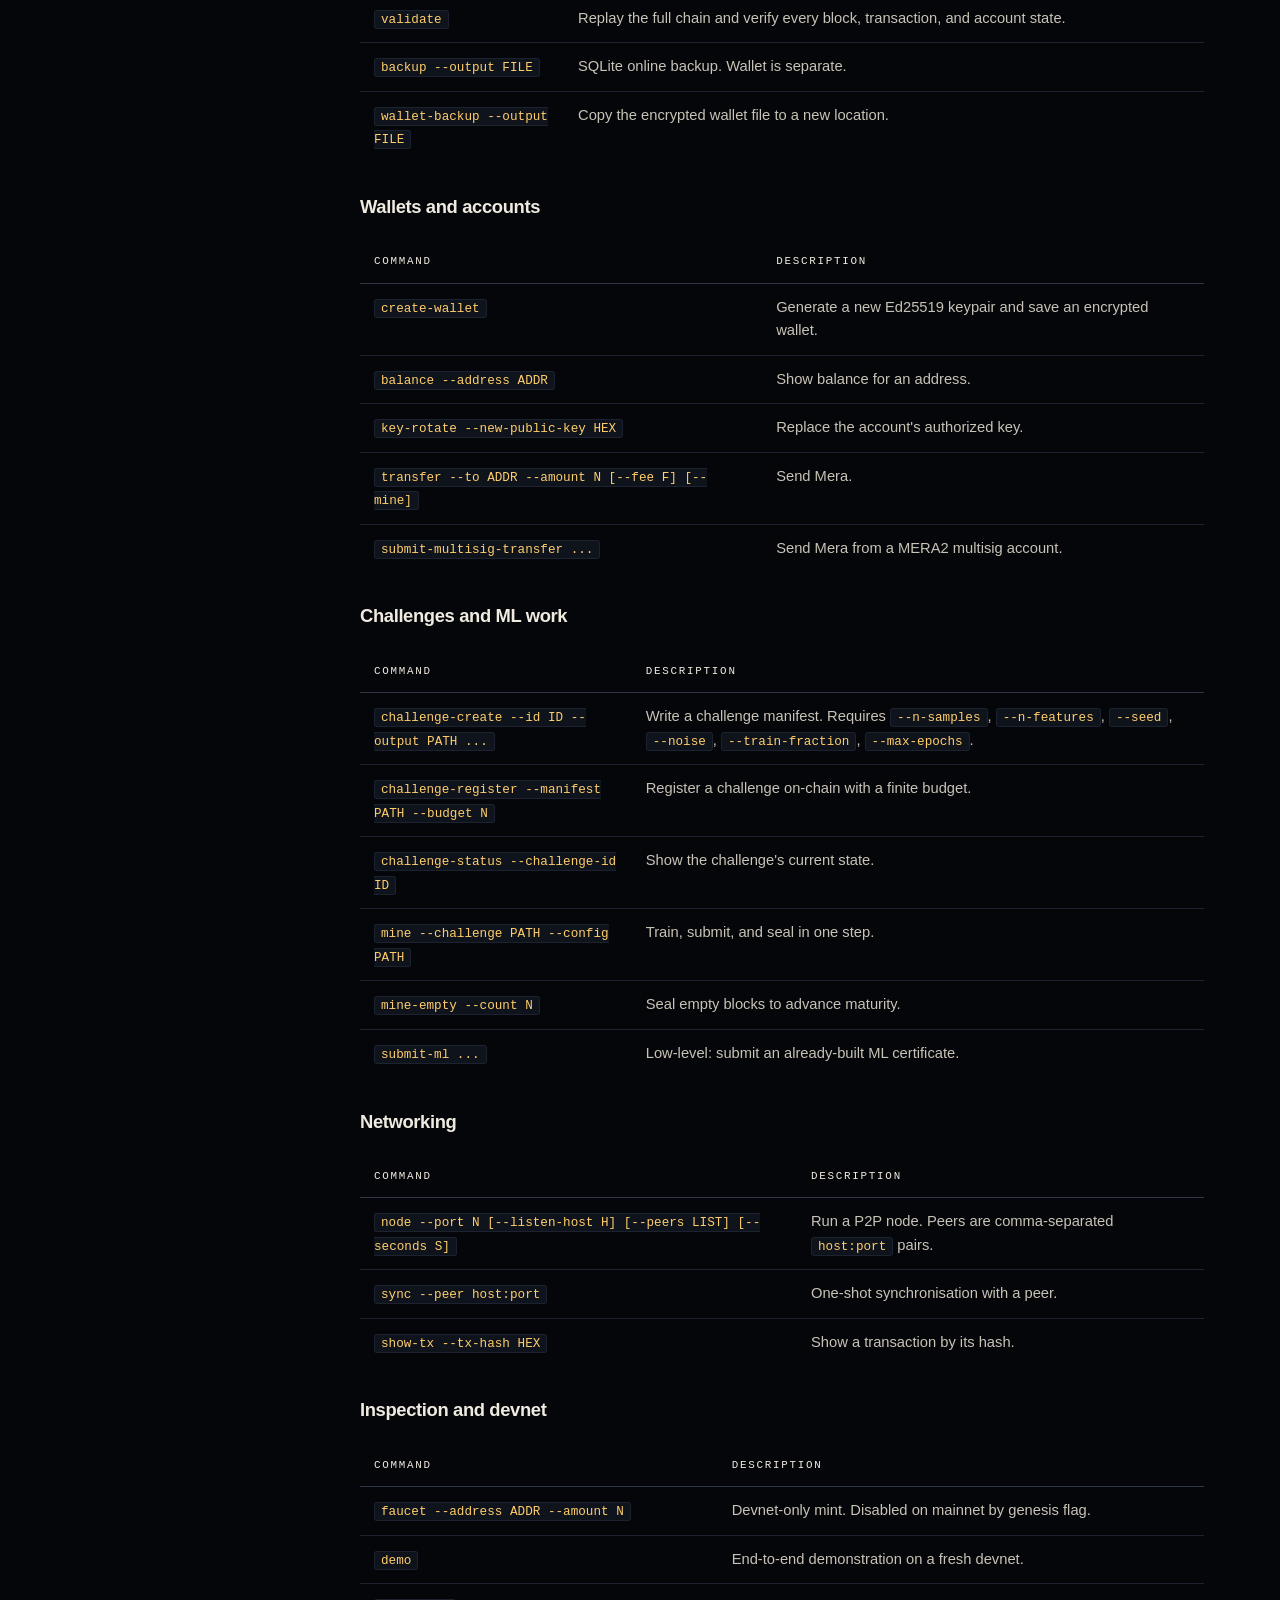
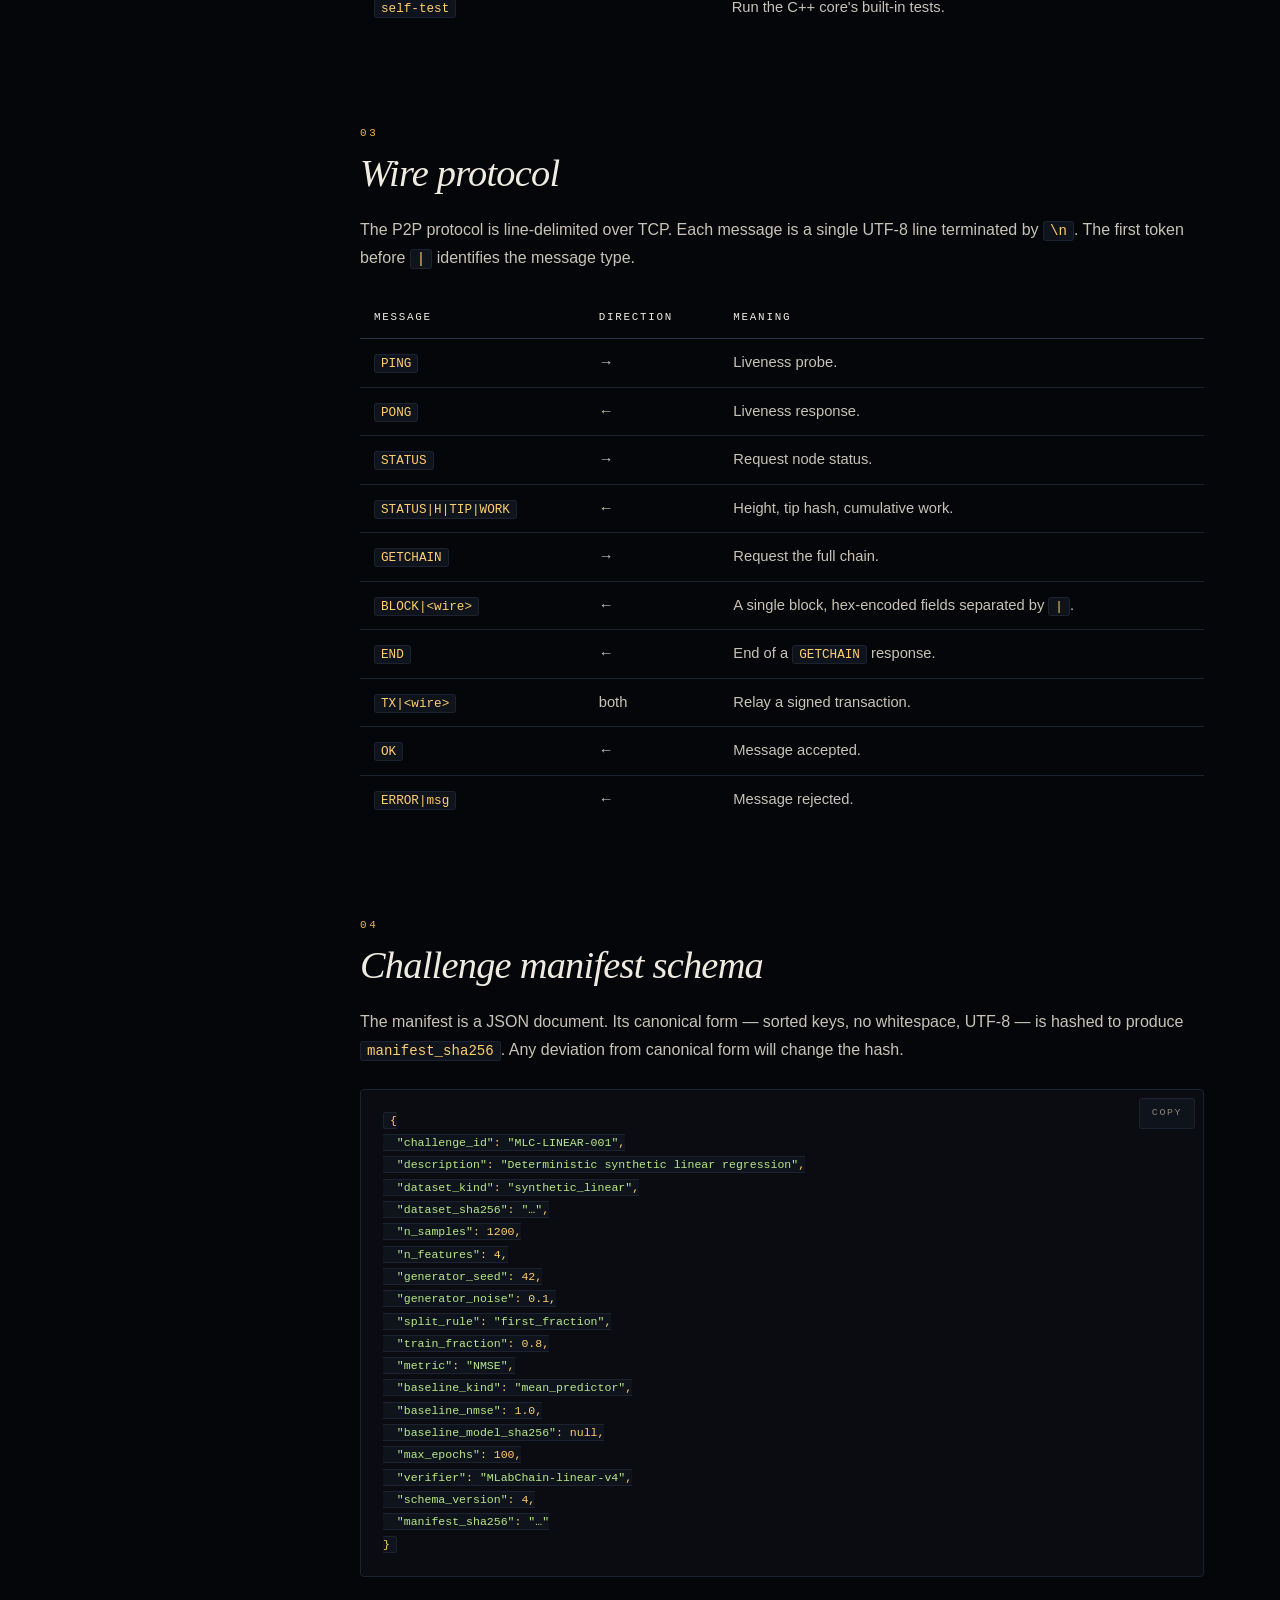
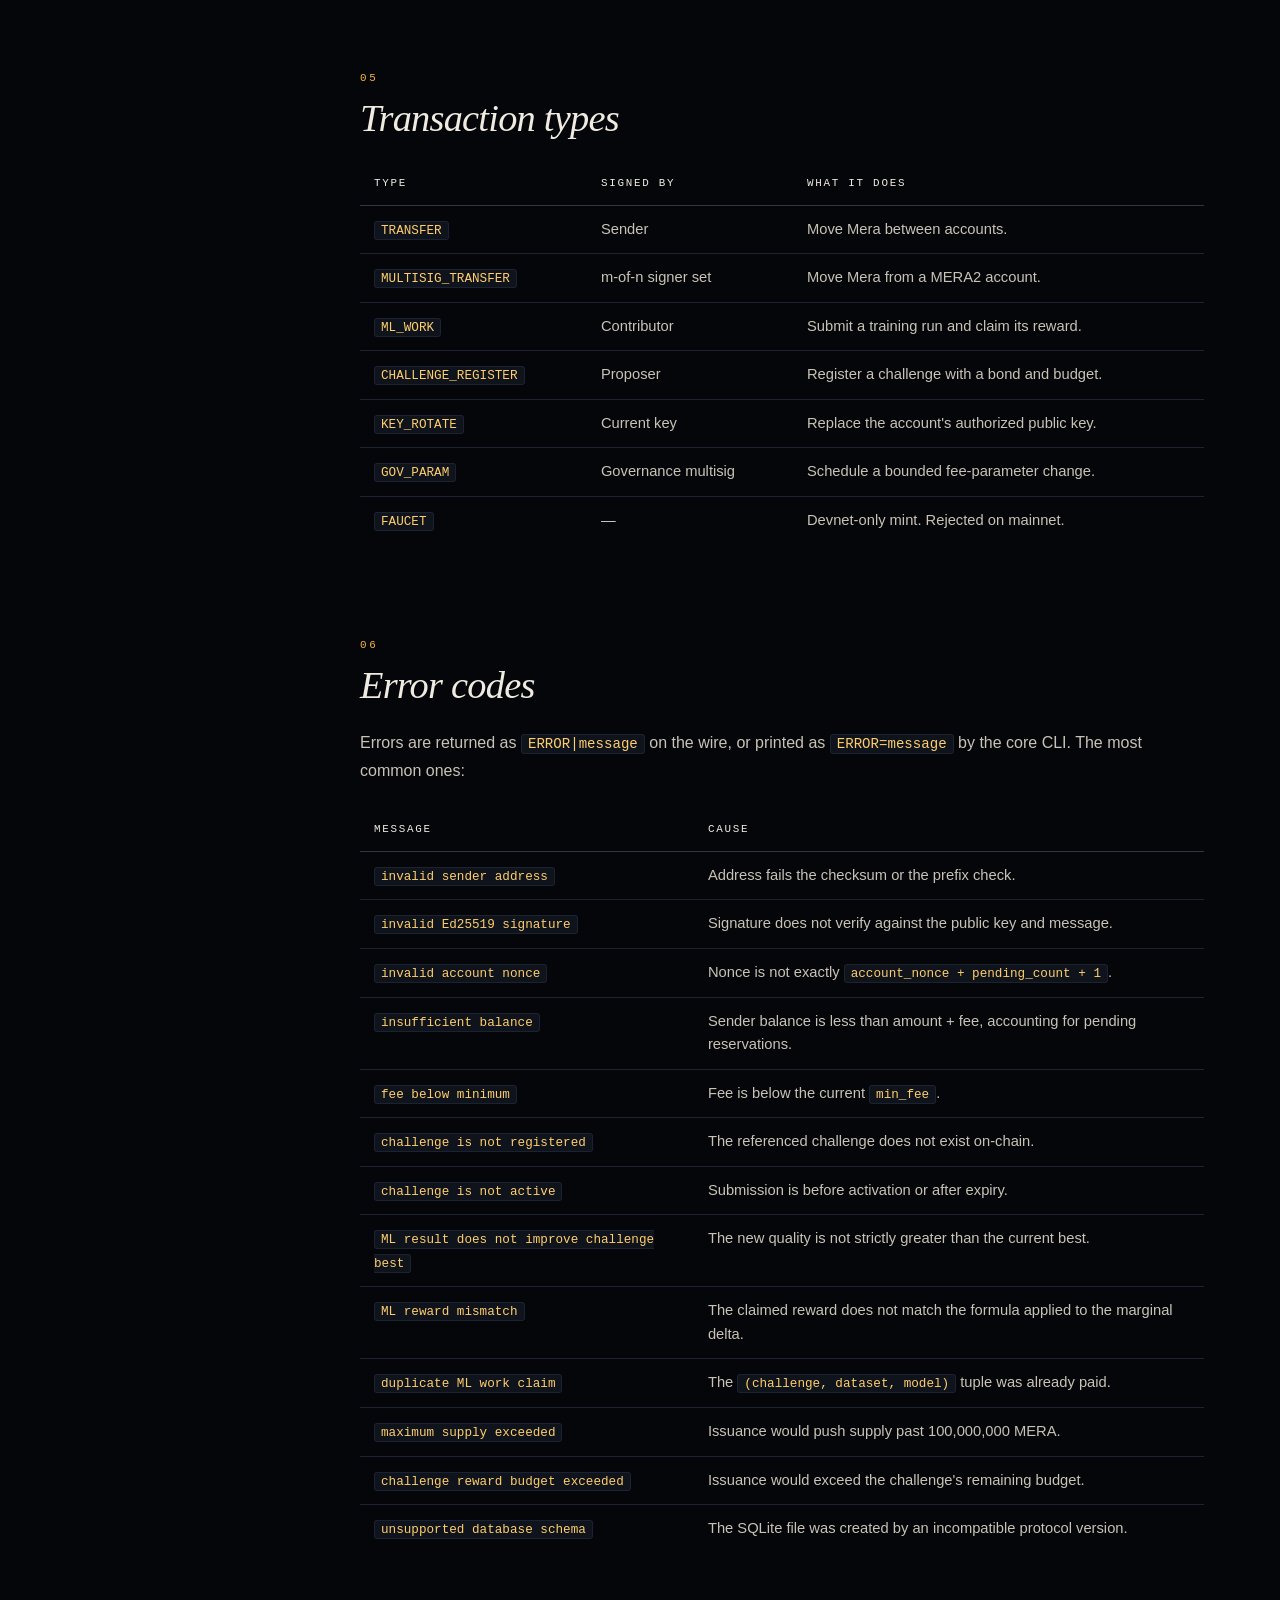
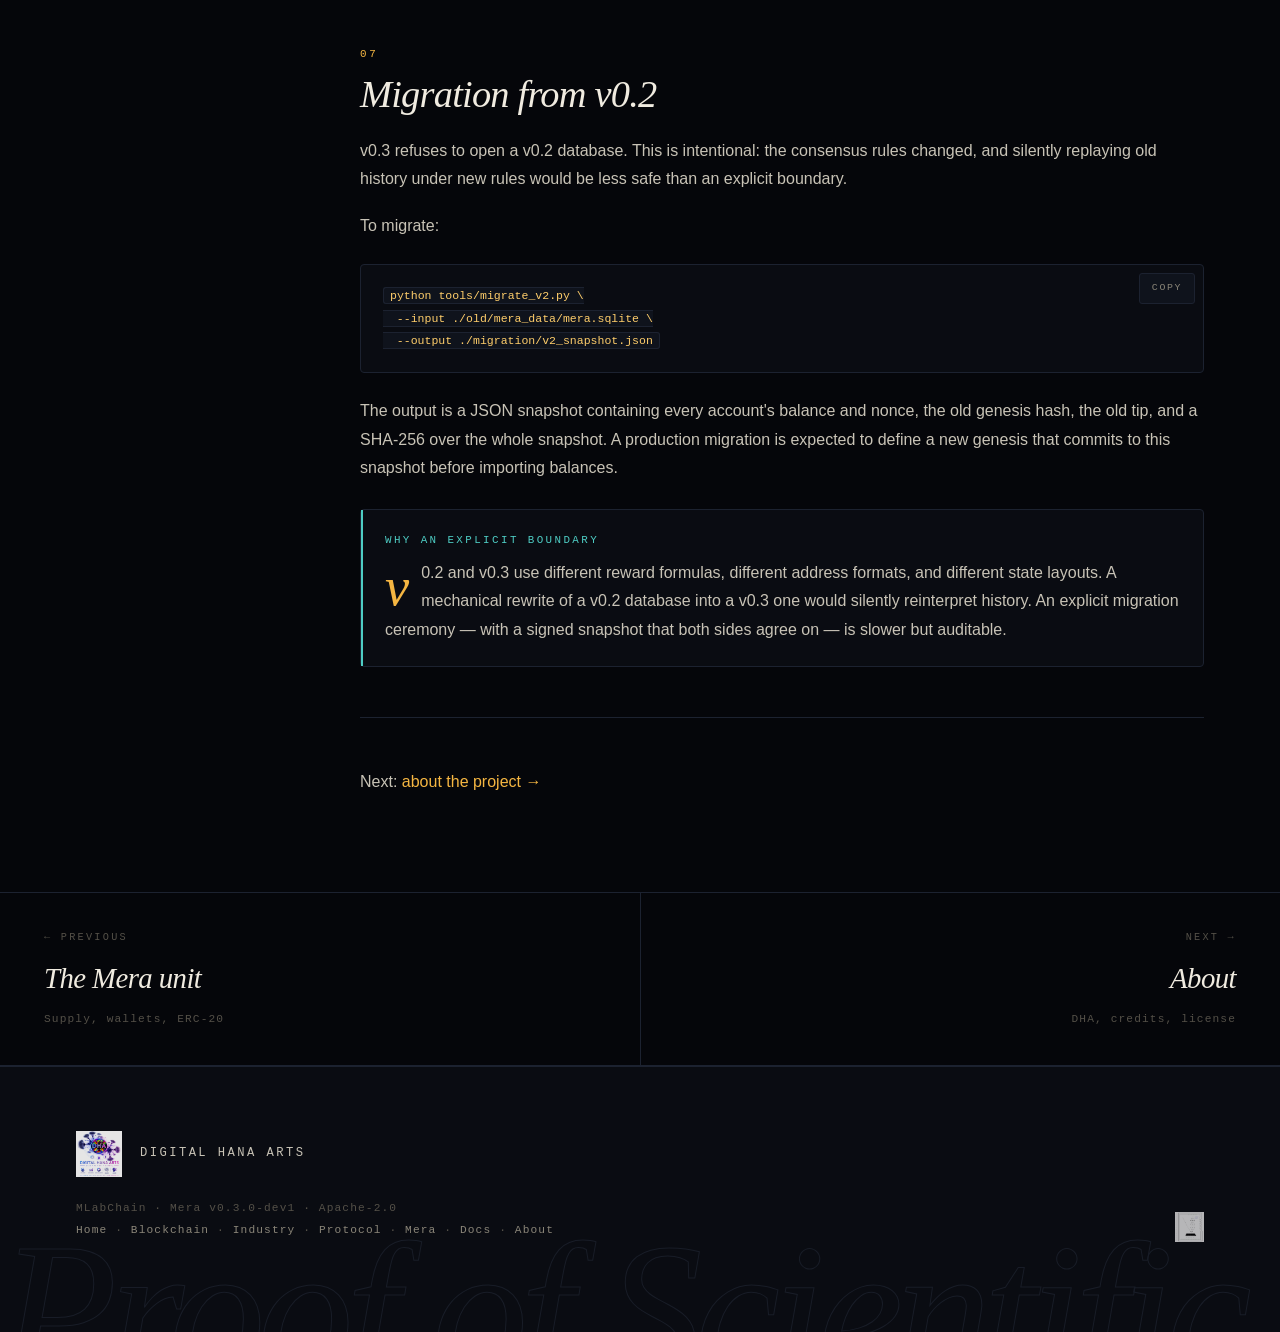
<file: docs.html>
<!DOCTYPE html>
<html lang="en">
<head>
<meta charset="utf-8">
<meta name="viewport" content="width=device-width, initial-scale=1">
<title>CLI and protocol reference — MLabChain</title>
<meta name="description" content="Command reference, wire protocol, challenge manifest schema, transaction types, error codes, and the v0.2 migration path for MLabChain v0.3.">
<meta name="theme-color" content="#05060a">
<link rel="icon" type="image/png" href="assets/mlabchain.png">
<link rel="stylesheet" href="assets/site.css">
</head>
<body>

<div class="cursor" id="cursor"></div>

<nav class="nav" id="nav">
  <div class="nav-in">
    <a class="brand" href="index.html">
      <span class="pulse"></span><img src="assets/mlabchain.png" alt="">MLabChain
    </a>
    <div class="nav-menu">
      <a href="index.html">Home</a>
      <a href="blockchain.html">Blockchain</a>
      <a href="industry.html">Industry</a>
      <a href="mlabchain.html">MLabChain</a>
      <a href="mera.html">Mera</a>
      <a href="docs.html" class="active">Docs</a>
      <a href="about.html">About</a>
    </div>
    <button class="nav-toggle" aria-label="Menu"><span></span></button>
    <div class="nav-prog" id="navProg"></div>
  </div>
</nav>

<header class="page-hero">
  <div class="wrap page-hero-in">
    <nav class="crumbs">
      <a href="index.html">Home</a><span class="sep">/</span><span>Docs</span>
    </nav>
    <div class="eyebrow rev">Reference</div>
    <h1 class="h1 rev d1">Command line<br><em>and wire protocol.</em></h1>
    <p class="lede rev d2" style="margin-top:24px">
      Everything a developer needs to build against MLabChain v0.3. Every
      command, every message, every schema, every error.
    </p>
  </div>
</header>

<div class="article">
  <aside class="article-toc rev">
    <div class="lbl">On this page</div>
    <ol>
      <li><a href="#install">Installation</a></li>
      <li><a href="#cli">CLI reference</a></li>
      <li><a href="#wire">Wire protocol</a></li>
      <li><a href="#challenge-schema">Challenge schema</a></li>
      <li><a href="#tx-types">Transaction types</a></li>
      <li><a href="#errors">Error codes</a></li>
      <li><a href="#migration">Migration</a></li>
    </ol>
  </aside>

  <article class="article-body">

    <h2 id="install"><span class="num">01</span>Installation</h2>
    <p>
      Python 3.10+, a C++17 compiler, CMake ≥ 3.20, OpenSSL, SQLite3, and
      Boost headers. On Linux and macOS:
    </p>
<pre><code>git clone https://github.com/digitalhanaarts/MLabChain
cd MLabChain
./build.sh
python -m pip install -e .
python mlabchain.py demo</code></pre>

    <p>On Windows, in PowerShell:</p>
<pre><code>git clone https://github.com/digitalhanaarts/MLabChain
cd MLabChain
./build.ps1
python -m pip install -e .
python mlabchain.py demo</code></pre>

    <h2 id="cli"><span class="num">02</span>CLI reference</h2>

    <h3>Node lifecycle</h3>
    <div class="table-wrap">
      <table>
        <thead><tr><th>Command</th><th>Description</th></tr></thead>
        <tbody>
          <tr><td><code>init</code></td><td>Create a new chain. Options: <code>--network devnet|testnet|mainnet</code>, <code>--governance-keys</code>, <code>--governance-threshold</code>.</td></tr>
          <tr><td><code>status</code></td><td>Show height, tip, chain work, pending count, supply.</td></tr>
          <tr><td><code>validate</code></td><td>Replay the full chain and verify every block, transaction, and account state.</td></tr>
          <tr><td><code>backup --output FILE</code></td><td>SQLite online backup. Wallet is separate.</td></tr>
          <tr><td><code>wallet-backup --output FILE</code></td><td>Copy the encrypted wallet file to a new location.</td></tr>
        </tbody>
      </table>
    </div>

    <h3>Wallets and accounts</h3>
    <div class="table-wrap">
      <table>
        <thead><tr><th>Command</th><th>Description</th></tr></thead>
        <tbody>
          <tr><td><code>create-wallet</code></td><td>Generate a new Ed25519 keypair and save an encrypted wallet.</td></tr>
          <tr><td><code>balance --address ADDR</code></td><td>Show balance for an address.</td></tr>
          <tr><td><code>key-rotate --new-public-key HEX</code></td><td>Replace the account's authorized key.</td></tr>
          <tr><td><code>transfer --to ADDR --amount N [--fee F] [--mine]</code></td><td>Send Mera.</td></tr>
          <tr><td><code>submit-multisig-transfer ...</code></td><td>Send Mera from a MERA2 multisig account.</td></tr>
        </tbody>
      </table>
    </div>

    <h3>Challenges and ML work</h3>
    <div class="table-wrap">
      <table>
        <thead><tr><th>Command</th><th>Description</th></tr></thead>
        <tbody>
          <tr><td><code>challenge-create --id ID --output PATH ...</code></td><td>Write a challenge manifest. Requires <code>--n-samples</code>, <code>--n-features</code>, <code>--seed</code>, <code>--noise</code>, <code>--train-fraction</code>, <code>--max-epochs</code>.</td></tr>
          <tr><td><code>challenge-register --manifest PATH --budget N</code></td><td>Register a challenge on-chain with a finite budget.</td></tr>
          <tr><td><code>challenge-status --challenge-id ID</code></td><td>Show the challenge's current state.</td></tr>
          <tr><td><code>mine --challenge PATH --config PATH</code></td><td>Train, submit, and seal in one step.</td></tr>
          <tr><td><code>mine-empty --count N</code></td><td>Seal empty blocks to advance maturity.</td></tr>
          <tr><td><code>submit-ml ...</code></td><td>Low-level: submit an already-built ML certificate.</td></tr>
        </tbody>
      </table>
    </div>

    <h3>Networking</h3>
    <div class="table-wrap">
      <table>
        <thead><tr><th>Command</th><th>Description</th></tr></thead>
        <tbody>
          <tr><td><code>node --port N [--listen-host H] [--peers LIST] [--seconds S]</code></td><td>Run a P2P node. Peers are comma-separated <code>host:port</code> pairs.</td></tr>
          <tr><td><code>sync --peer host:port</code></td><td>One-shot synchronisation with a peer.</td></tr>
          <tr><td><code>show-tx --tx-hash HEX</code></td><td>Show a transaction by its hash.</td></tr>
        </tbody>
      </table>
    </div>

    <h3>Inspection and devnet</h3>
    <div class="table-wrap">
      <table>
        <thead><tr><th>Command</th><th>Description</th></tr></thead>
        <tbody>
          <tr><td><code>faucet --address ADDR --amount N</code></td><td>Devnet-only mint. Disabled on mainnet by genesis flag.</td></tr>
          <tr><td><code>demo</code></td><td>End-to-end demonstration on a fresh devnet.</td></tr>
          <tr><td><code>self-test</code></td><td>Run the C++ core's built-in tests.</td></tr>
        </tbody>
      </table>
    </div>

    <h2 id="wire"><span class="num">03</span>Wire protocol</h2>
    <p>
      The P2P protocol is line-delimited over TCP. Each message is a single
      UTF-8 line terminated by <code>\n</code>. The first token before
      <code>|</code> identifies the message type.
    </p>

    <div class="table-wrap">
      <table>
        <thead><tr><th>Message</th><th>Direction</th><th>Meaning</th></tr></thead>
        <tbody>
          <tr><td><code>PING</code></td><td>→</td><td>Liveness probe.</td></tr>
          <tr><td><code>PONG</code></td><td>←</td><td>Liveness response.</td></tr>
          <tr><td><code>STATUS</code></td><td>→</td><td>Request node status.</td></tr>
          <tr><td><code>STATUS|H|TIP|WORK</code></td><td>←</td><td>Height, tip hash, cumulative work.</td></tr>
          <tr><td><code>GETCHAIN</code></td><td>→</td><td>Request the full chain.</td></tr>
          <tr><td><code>BLOCK|&lt;wire&gt;</code></td><td>←</td><td>A single block, hex-encoded fields separated by <code>|</code>.</td></tr>
          <tr><td><code>END</code></td><td>←</td><td>End of a <code>GETCHAIN</code> response.</td></tr>
          <tr><td><code>TX|&lt;wire&gt;</code></td><td>both</td><td>Relay a signed transaction.</td></tr>
          <tr><td><code>OK</code></td><td>←</td><td>Message accepted.</td></tr>
          <tr><td><code>ERROR|msg</code></td><td>←</td><td>Message rejected.</td></tr>
        </tbody>
      </table>
    </div>

    <h2 id="challenge-schema"><span class="num">04</span>Challenge manifest schema</h2>
    <p>
      The manifest is a JSON document. Its canonical form — sorted keys, no
      whitespace, UTF-8 — is hashed to produce <code>manifest_sha256</code>.
      Any deviation from canonical form will change the hash.
    </p>

<pre><code>{
  <span class="s">"challenge_id"</span>: <span class="s">"MLC-LINEAR-001"</span>,
  <span class="s">"description"</span>: <span class="s">"Deterministic synthetic linear regression"</span>,
  <span class="s">"dataset_kind"</span>: <span class="s">"synthetic_linear"</span>,
  <span class="s">"dataset_sha256"</span>: <span class="s">"…"</span>,
  <span class="s">"n_samples"</span>: 1200,
  <span class="s">"n_features"</span>: 4,
  <span class="s">"generator_seed"</span>: 42,
  <span class="s">"generator_noise"</span>: 0.1,
  <span class="s">"split_rule"</span>: <span class="s">"first_fraction"</span>,
  <span class="s">"train_fraction"</span>: 0.8,
  <span class="s">"metric"</span>: <span class="s">"NMSE"</span>,
  <span class="s">"baseline_kind"</span>: <span class="s">"mean_predictor"</span>,
  <span class="s">"baseline_nmse"</span>: 1.0,
  <span class="s">"baseline_model_sha256"</span>: null,
  <span class="s">"max_epochs"</span>: 100,
  <span class="s">"verifier"</span>: <span class="s">"MLabChain-linear-v4"</span>,
  <span class="s">"schema_version"</span>: 4,
  <span class="s">"manifest_sha256"</span>: <span class="s">"…"</span>
}</code></pre>

    <h2 id="tx-types"><span class="num">05</span>Transaction types</h2>

    <div class="table-wrap">
      <table>
        <thead><tr><th>Type</th><th>Signed by</th><th>What it does</th></tr></thead>
        <tbody>
          <tr><td><code>TRANSFER</code></td><td>Sender</td><td>Move Mera between accounts.</td></tr>
          <tr><td><code>MULTISIG_TRANSFER</code></td><td>m-of-n signer set</td><td>Move Mera from a MERA2 account.</td></tr>
          <tr><td><code>ML_WORK</code></td><td>Contributor</td><td>Submit a training run and claim its reward.</td></tr>
          <tr><td><code>CHALLENGE_REGISTER</code></td><td>Proposer</td><td>Register a challenge with a bond and budget.</td></tr>
          <tr><td><code>KEY_ROTATE</code></td><td>Current key</td><td>Replace the account's authorized public key.</td></tr>
          <tr><td><code>GOV_PARAM</code></td><td>Governance multisig</td><td>Schedule a bounded fee-parameter change.</td></tr>
          <tr><td><code>FAUCET</code></td><td>—</td><td>Devnet-only mint. Rejected on mainnet.</td></tr>
        </tbody>
      </table>
    </div>

    <h2 id="errors"><span class="num">06</span>Error codes</h2>
    <p>
      Errors are returned as <code>ERROR|message</code> on the wire, or
      printed as <code>ERROR=message</code> by the core CLI. The most
      common ones:
    </p>

    <div class="table-wrap">
      <table>
        <thead><tr><th>Message</th><th>Cause</th></tr></thead>
        <tbody>
          <tr><td><code>invalid sender address</code></td><td>Address fails the checksum or the prefix check.</td></tr>
          <tr><td><code>invalid Ed25519 signature</code></td><td>Signature does not verify against the public key and message.</td></tr>
          <tr><td><code>invalid account nonce</code></td><td>Nonce is not exactly <code>account_nonce + pending_count + 1</code>.</td></tr>
          <tr><td><code>insufficient balance</code></td><td>Sender balance is less than amount + fee, accounting for pending reservations.</td></tr>
          <tr><td><code>fee below minimum</code></td><td>Fee is below the current <code>min_fee</code>.</td></tr>
          <tr><td><code>challenge is not registered</code></td><td>The referenced challenge does not exist on-chain.</td></tr>
          <tr><td><code>challenge is not active</code></td><td>Submission is before activation or after expiry.</td></tr>
          <tr><td><code>ML result does not improve challenge best</code></td><td>The new quality is not strictly greater than the current best.</td></tr>
          <tr><td><code>ML reward mismatch</code></td><td>The claimed reward does not match the formula applied to the marginal delta.</td></tr>
          <tr><td><code>duplicate ML work claim</code></td><td>The <code>(challenge, dataset, model)</code> tuple was already paid.</td></tr>
          <tr><td><code>maximum supply exceeded</code></td><td>Issuance would push supply past 100,000,000 MERA.</td></tr>
          <tr><td><code>challenge reward budget exceeded</code></td><td>Issuance would exceed the challenge's remaining budget.</td></tr>
          <tr><td><code>unsupported database schema</code></td><td>The SQLite file was created by an incompatible protocol version.</td></tr>
        </tbody>
      </table>
    </div>

    <h2 id="migration"><span class="num">07</span>Migration from v0.2</h2>
    <p>
      v0.3 refuses to open a v0.2 database. This is intentional: the
      consensus rules changed, and silently replaying old history under new
      rules would be less safe than an explicit boundary.
    </p>
    <p>
      To migrate:
    </p>
<pre><code>python tools/migrate_v2.py \
  --input ./old/mera_data/mera.sqlite \
  --output ./migration/v2_snapshot.json</code></pre>

    <p>
      The output is a JSON snapshot containing every account's balance and
      nonce, the old genesis hash, the old tip, and a SHA-256 over the whole
      snapshot. A production migration is expected to define a new genesis
      that commits to this snapshot before importing balances.
    </p>

    <div class="callout info">
      <div class="ttl">Why an explicit boundary</div>
      <p>
        v0.2 and v0.3 use different reward formulas, different address
        formats, and different state layouts. A mechanical rewrite of a
        v0.2 database into a v0.3 one would silently reinterpret history.
        An explicit migration ceremony — with a signed snapshot that both
        sides agree on — is slower but auditable.
      </p>
    </div>

    <hr>

    <p class="muted">
      Next: <a href="about.html" style="color:var(--amber)">about the project →</a>
    </p>

  </article>
</div>

<div class="pager">
  <a href="mera.html" class="prev">
    <span class="dir">← Previous</span>
    <span class="ttl">The Mera unit</span>
    <span class="sub">Supply, wallets, ERC-20</span>
  </a>
  <a href="about.html" class="next">
    <span class="dir">Next →</span>
    <span class="ttl">About</span>
    <span class="sub">DHA, credits, license</span>
  </a>
</div>

<footer>
  <div class="foot-in">
    <div>
      <div class="foot-brand">
        <img src="assets/DHA_logo.png" alt="">
        <span class="nm">Digital Hana Arts</span>
      </div>
      <div class="foot-meta">
        MLabChain · Mera v0.3.0-dev1 · Apache-2.0<br>
        <a href="index.html">Home</a> ·
        <a href="blockchain.html">Blockchain</a> ·
        <a href="industry.html">Industry</a> ·
        <a href="mlabchain.html">Protocol</a> ·
        <a href="mera.html">Mera</a> ·
        <a href="docs.html">Docs</a> ·
        <a href="about.html">About</a>
      </div>
    </div>
    <div class="foot-right"><img src="assets/mlabchain_txt.png" alt=""></div>
  </div>
  <div class="foot-tagline">Proof of Scientific Work</div>
</footer>

<script src="assets/site.js" defer></script>
</body>
</html>
</file>
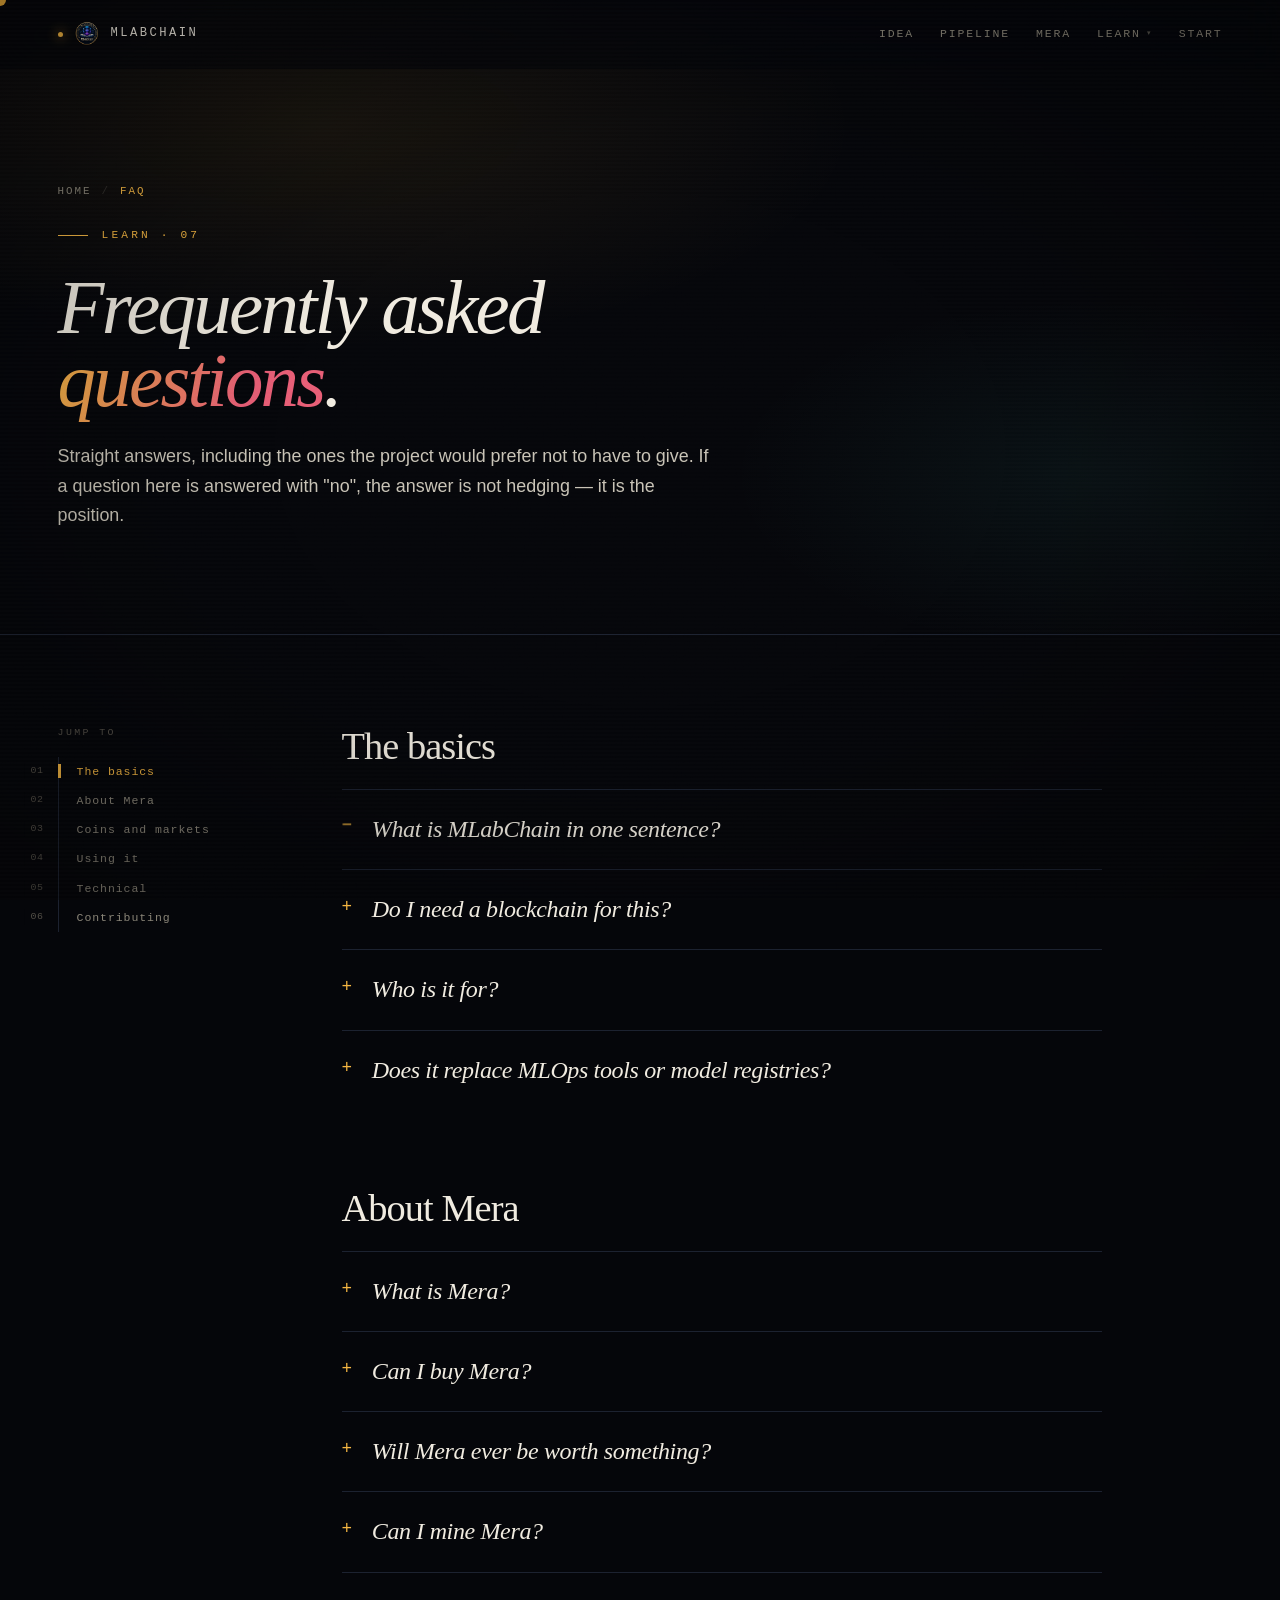
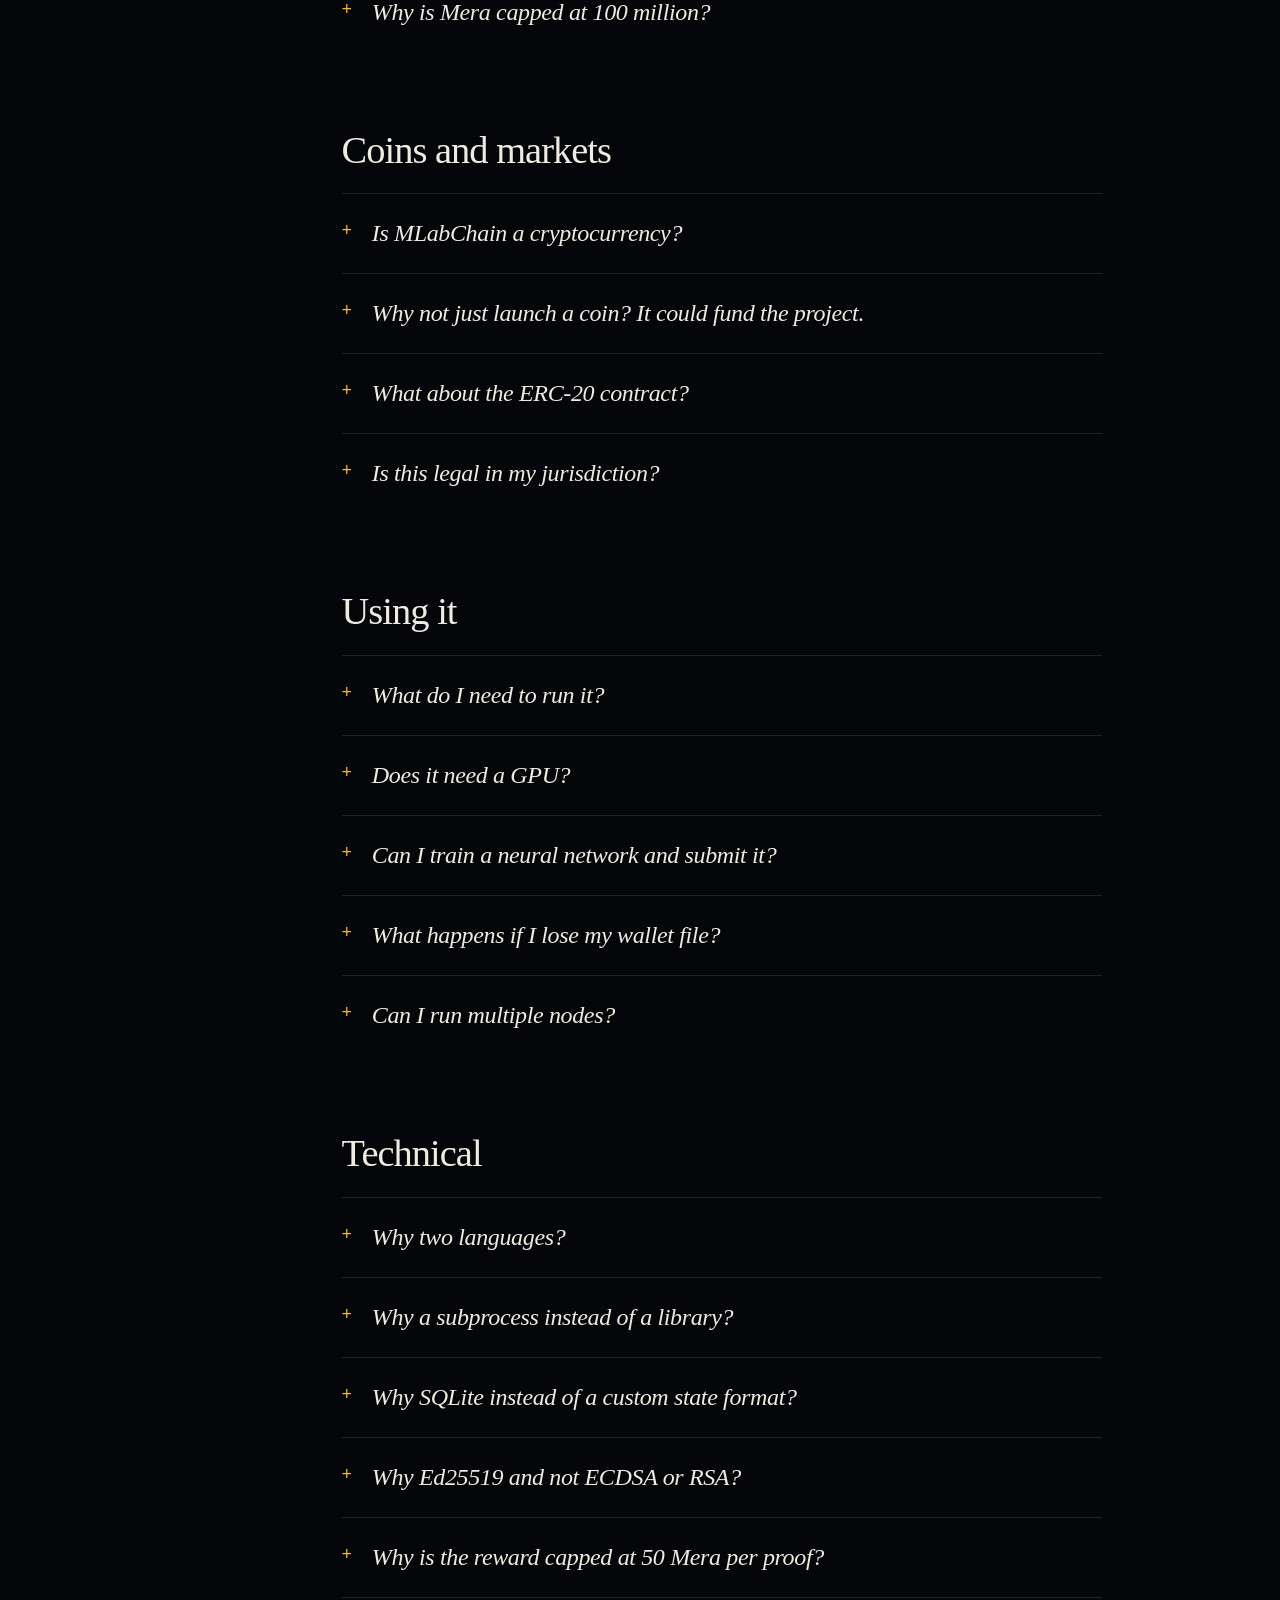
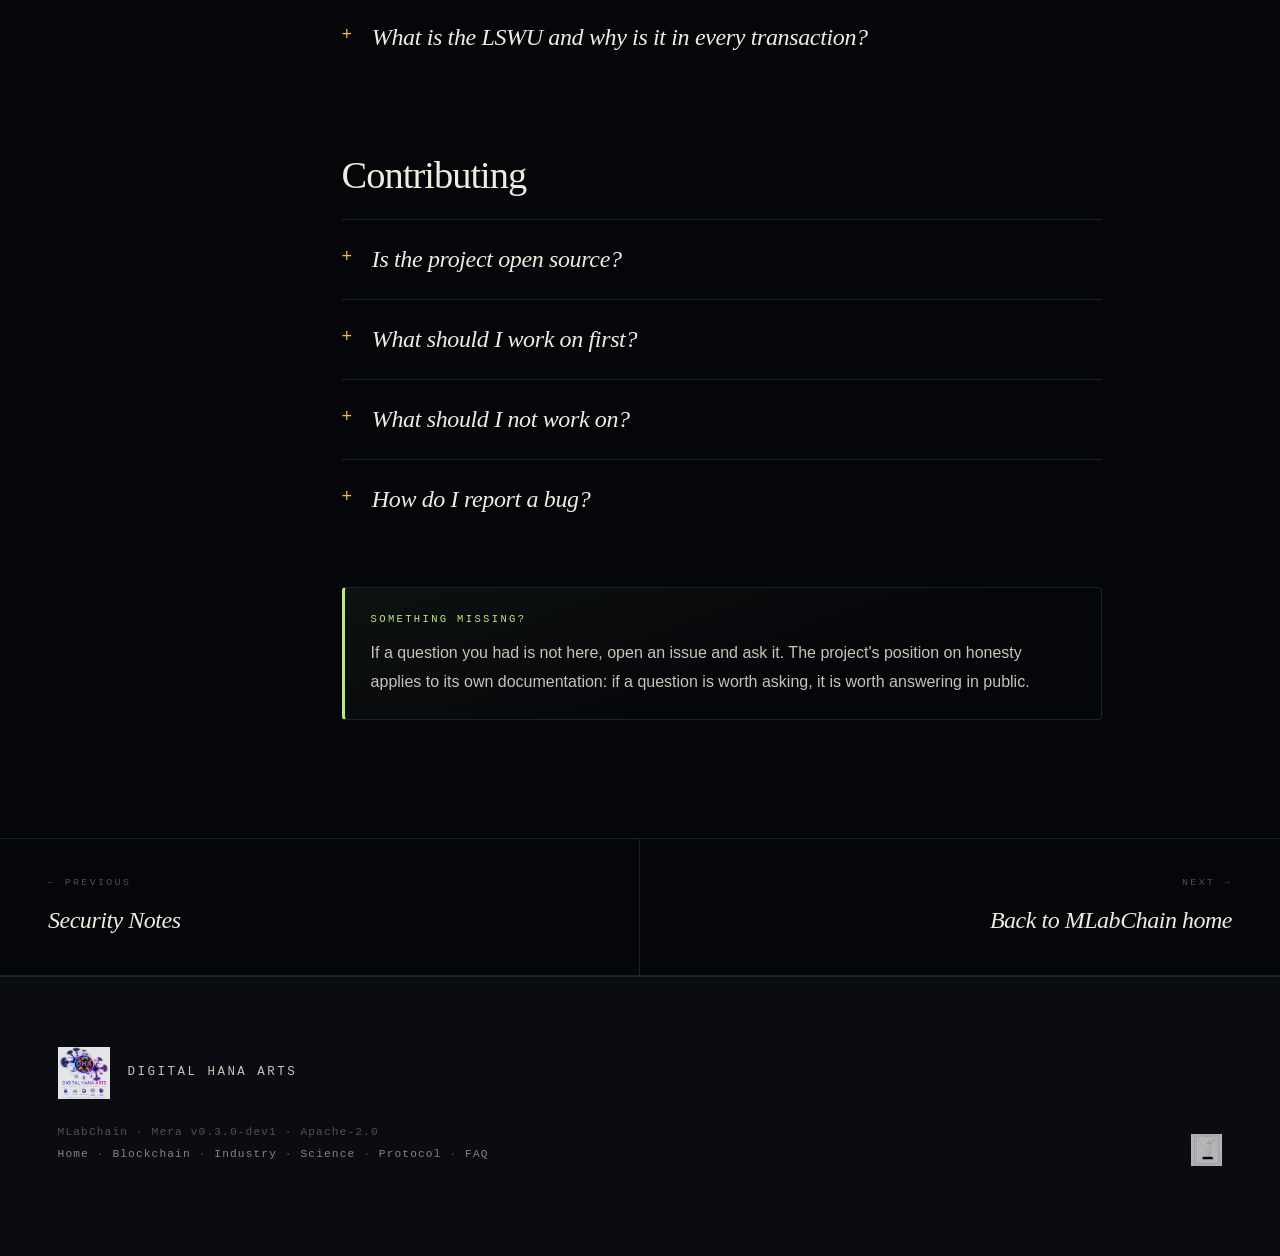
<file: faq.html>
<!DOCTYPE html>
<html lang="en">
<head>
<meta charset="utf-8">
<meta name="viewport" content="width=device-width, initial-scale=1, viewport-fit=cover">
<title>Frequently asked questions — MLabChain</title>
<meta name="description" content="Straight answers to common questions about MLabChain, Mera, and the project's scope: is it a coin, can I mine it, will it be worth something, and what does it actually do?">
<meta name="theme-color" content="#05060a">
<link rel="icon" type="image/png" href="assets/mlabchain.png">
<link rel="stylesheet" href="assets/style.css">
<style>
  /* faq-page only */
  .faq-item{
    border-top:1px solid var(--line);
    padding:0;
  }
  .faq-item:last-child{ border-bottom:1px solid var(--line); }
  .faq-item summary{
    padding:24px 0;
    cursor:pointer;
    display:flex; align-items:flex-start; gap:20px;
    list-style:none;
    font-family:var(--display);
    font-style:italic;
    font-size:clamp(1.2rem,2vw,1.5rem);
    letter-spacing:-.015em;
    line-height:1.3;
    color:var(--fg);
    transition:color .25s var(--ease);
  }
  .faq-item summary:hover{ color:var(--amber); }
  .faq-item summary::-webkit-details-marker{ display:none; }
  .faq-item summary::before{
    content:"+";
    font-family:var(--mono);
    font-style:normal;
    font-size:1.1rem;
    color:var(--amber);
    line-height:1;
    padding-top:5px;
    flex-shrink:0;
    transition:transform .3s var(--ease);
  }
  .faq-item[open] summary::before{
    content:"−";
    transform:rotate(180deg);
  }
  .faq-body{
    padding:0 0 28px 40px;
    font-size:1rem;
    line-height:1.75;
    color:var(--fg-1);
  }
  .faq-body p{ color:var(--fg-1); }
  .faq-body p:last-child{ margin-bottom:0; }
  .faq-body ul, .faq-body ol{
    color:var(--fg-1);
    padding-left:22px;
    margin:12px 0;
  }
  .faq-body li{ margin-bottom:8px; }
  .faq-body li::marker{ color:var(--amber); }
  .faq-body code{
    font-family:var(--mono); font-size:.88em;
    background:var(--bg-2); border:1px solid var(--line);
    padding:1px 6px; border-radius:3px; color:var(--amber-2);
  }
  @media (max-width:640px){
    .faq-body{ padding-left:24px; }
  }
</style>
</head>
<body>

<div class="cursor" id="cursor"></div>

<nav class="nav" id="nav">
  <div class="nav-in">
    <a class="brand" href="index.html"><span class="pulse"></span><img src="assets/mlabchain.png" alt="">MLabChain</a>
    <div class="nav-menu">
      <a href="index.html#idea">Idea</a>
      <a href="index.html#pipe">Pipeline</a>
      <a href="index.html#mera">Mera</a>
      <div class="nav-drop">
        <button type="button">Learn</button>
        <div class="nav-drop-menu">
          <a href="blockchain.html">Blockchain Primer</a>
          <a href="industry.html">Industry Landscape</a>
          <a href="science.html">Proof-of-Scientific-Work</a>
          <a href="protocol.html">MERA Protocol</a>
          <a href="architecture.html">Architecture</a>
          <a href="security.html">Security Notes</a>
          <a href="faq.html" aria-current="page">FAQ</a>
        </div>
      </div>
      <a href="index.html#start">Start</a>
    </div>
    <div class="nav-prog" id="navProg"></div>
  </div>
</nav>

<header class="page-hero">
  <div class="wrap">
    <nav class="crumbs">
      <a href="index.html">Home</a>
      <span class="sep">/</span>
      <span class="here">FAQ</span>
    </nav>
    <div class="eyebrow">Learn · 07</div>
    <h1 class="page-title">Frequently asked<br><em>questions</em>.</h1>
    <p class="page-lede">
      Straight answers, including the ones the project would prefer not
      to have to give. If a question here is answered with "no", the
      answer is not hedging — it is the position.
    </p>
  </div>
</header>

<main class="wrap">
  <div class="prose-layout">

    <aside class="toc">
      <h5>Jump to</h5>
      <ol>
        <li><a href="#basic">The basics</a></li>
        <li><a href="#mera">About Mera</a></li>
        <li><a href="#crypto">Coins and markets</a></li>
        <li><a href="#use">Using it</a></li>
        <li><a href="#tech">Technical</a></li>
        <li><a href="#contrib">Contributing</a></li>
      </ol>
    </aside>

    <article class="prose">

      <h2 id="basic">The basics</h2>

      <div class="faq-item" open>
        <details>
          <summary>What is MLabChain in one sentence?</summary>
          <div class="faq-body">
            <p>
              A local, single-user ledger that records what you trained,
              when, with what parameters, and with what metrics, in a
              form you can verify later by re-running the training.
            </p>
          </div>
        </details>
      </div>

      <div class="faq-item">
        <details>
          <summary>Do I need a blockchain for this?</summary>
          <div class="faq-body">
            <p>
              No. A signed JSON file on disk would give you most of the
              same guarantees. The blockchain part adds three things: a
              hash-linked history that makes tampering detectable, a
              transferable unit that multiple parties can hold, and a
              reward mechanism that pays for verified work.
            </p>
            <p>
              If you only need a signed record, use GPG on a JSON file.
              MLabChain exists because some people want the other three
              things too.
            </p>
          </div>
        </details>
      </div>

      <div class="faq-item">
        <details>
          <summary>Who is it for?</summary>
          <div class="faq-body">
            <p>
              Researchers who train machine-learning models and want a
              durable record of what they ran. Especially in fields like
              high-energy physics, where an analysis may be re-derived
              years after the fact and the original configuration is
              often lost.
            </p>
            <p>
              It is not for enterprises, not for financial applications,
              and not for anyone who needs a permissionless network.
            </p>
          </div>
        </details>
      </div>

      <div class="faq-item">
        <details>
          <summary>Does it replace MLOps tools or model registries?</summary>
          <div class="faq-body">
            <p>
              No. It is smaller and narrower. MLflow, Weights &amp;
              Biases, and DVC track experiments across a team. MLabChain
              tracks one person's work on one machine, with an emphasis
              on cryptographic verifiability rather than collaboration.
            </p>
            <p>
              If you have a team, use a proper registry. If you are one
              person and you want to be able to prove what you ran, use
              MLabChain. There is no reason you cannot use both.
            </p>
          </div>
        </details>
      </div>

      <h2 id="mera">About Mera</h2>

      <div class="faq-item">
        <details>
          <summary>What is Mera?</summary>
          <div class="faq-body">
            <p>
              Mera is the unit that the chain issues for verified ML
              work. It is minted only when a submission measurably
              improves the frontier of a registered challenge. It is
              transferable on the chain to any other account.
            </p>
            <p>
              It is not a currency, not a security, and not an
              investment. It is a record of verified scientific work,
              with a transferable representation.
            </p>
          </div>
        </details>
      </div>

      <div class="faq-item">
        <details>
          <summary>Can I buy Mera?</summary>
          <div class="faq-body">
            <p>
              No. There is no exchange, no liquidity pool, and no
              market. Mera is issued by training models against
              challenges and can be transferred between wallet
              addresses on the same chain. That is the full extent of
              its circulation.
            </p>
            <p>
              If someone offers to sell you Mera, they are either
              confused or scamming you.
            </p>
          </div>
        </details>
      </div>

      <div class="faq-item">
        <details>
          <summary>Will Mera ever be worth something?</summary>
          <div class="faq-body">
            <p>
              That is not a question the project can answer, and it is
              not a question the project is trying to answer. Mera's
              value, if any, would come from the scientific work it
              represents and the willingness of some future community to
              recognise that work.
            </p>
            <p>
              The project does not promise a price, does not plan a
              listing, and does not describe itself as an investment.
              Treat it as a receipt, not as an asset.
            </p>
          </div>
        </details>
      </div>

      <div class="faq-item">
        <details>
          <summary>Can I mine Mera?</summary>
          <div class="faq-body">
            <p>
              You can earn Mera, but it is not mining in the Bitcoin
              sense. Bitcoin mining is a hash grind. Earning Mera
              requires training a model against a registered challenge
              and submitting the result. The chain pays you only if
              your submission improves the challenge's current best
              quality.
            </p>
            <p>
              There is a separate SHA-256 PoW step that seals blocks,
              but its difficulty is a few leading zeroes and it takes
              milliseconds. That step is not the source of Mera.
            </p>
          </div>
        </details>
      </div>

      <div class="faq-item">
        <details>
          <summary>Why is Mera capped at 100 million?</summary>
          <div class="faq-body">
            <p>
              The cap is a design choice, not a claim about future
              value. It ensures that the sum of all rewards is bounded,
              which simplifies the protocol and makes some categories of
              attack (unbounded issuance through fabricated work)
              impossible by construction.
            </p>
            <p>
              The specific number, 100 million, is arbitrary. It was
              chosen because it is large enough to accommodate many
              challenges and small enough to fit comfortably in a
              <code>u64</code> when multiplied by the atomic unit
              multiplier.
            </p>
          </div>
        </details>
      </div>

      <h2 id="crypto">Coins and markets</h2>

      <div class="faq-item">
        <details>
          <summary>Is MLabChain a cryptocurrency?</summary>
          <div class="faq-body">
            <p>
              No. A cryptocurrency requires a peer-to-peer network, an
              exchange, liquidity, and a market that sets a price. None
              of those exist here. MLabChain is a local ledger with an
              optional multi-node testnet mode and a native unit.
            </p>
            <p>
              Calling it a cryptocurrency would be misleading. The
              project explicitly asks readers not to.
            </p>
          </div>
        </details>
      </div>

      <div class="faq-item">
        <details>
          <summary>Why not just launch a coin? It could fund the project.</summary>
          <div class="faq-body">
            <p>
              This question comes up every time someone new reads the
              docs, and it deserves a real answer rather than a
              dismissal.
            </p>
            <p>
              The technical problem is called the <em>verification
              asymmetry</em>. Bitcoin's work is expensive to produce and
              cheap to verify — one hash check per block. Useful work is
              expensive to produce and expensive to verify — you have to
              re-run the training. A decentralized network requires
              cheap verification. Useful work destroys the asymmetry.
            </p>
            <p>
              This is why every "useful proof-of-work" project has
              either collapsed, remained tiny, or quietly pivoted to
              storing data for other crypto projects. Primecoin,
              Gridcoin, and Filecoin are all instructive case studies.
            </p>
            <p>
              The full analysis is on the
              <a href="science.html">Proof-of-Scientific-Work</a> page.
              The short version is: you can have useful work, or you can
              have secure decentralized mining, and so far nobody has had
              both.
            </p>
          </div>
        </details>
      </div>

      <div class="faq-item">
        <details>
          <summary>What about the ERC-20 contract?</summary>
          <div class="faq-body">
            <p>
              The contract in <code>contracts/MeraScientific.sol</code>
              is a representation template. It defines an ERC-20 token
              with the same name and cap, and it includes a
              <code>MINTER_ROLE</code> that a bridge authority would
              hold in a future integration.
            </p>
            <p>
              It is <strong>not</strong> a trustless bridge. There is no
              code that reads the MLabChain L1 state, verifies a deposit
              proof, or locks native Mera. The mint authority is a full
              trust boundary. Anyone deploying this contract as-is is
              centralizing issuance in a single key.
            </p>
          </div>
        </details>
      </div>

      <div class="faq-item">
        <details>
          <summary>Is this legal in my jurisdiction?</summary>
          <div class="faq-body">
            <p>
              The code is a research tool. Reading, running, and
              modifying it is no different from reading, running, and
              modifying any other open-source software.
            </p>
            <p>
              Distributing a transferable token, offering it to the
              public, or accepting it as payment raises securities law,
              tax law, and AML questions that this project does not
              address and cannot advise on. Consult a lawyer in your
              jurisdiction before doing any of those things.
            </p>
          </div>
        </details>
      </div>

      <h2 id="use">Using it</h2>

      <div class="faq-item">
        <details>
          <summary>What do I need to run it?</summary>
          <div class="faq-body">
            <p>
              Python 3.10 or newer, a C++17 compiler, CMake 3.20+, and
              three system libraries: OpenSSL, SQLite3, and the Boost
              headers. The build produces a single executable called
              <code>mera_core</code>. The full build takes about a
              minute on a modern laptop.
            </p>
          </div>
        </details>
      </div>

      <div class="faq-item">
        <details>
          <summary>Does it need a GPU?</summary>
          <div class="faq-body">
            <p>
              No. The only paid verifier in v0.3 is deterministic linear
              regression, which runs on the CPU in pure Python. The
              chain does not pay for GPU training.
            </p>
          </div>
        </details>
      </div>

      <div class="faq-item">
        <details>
          <summary>Can I train a neural network and submit it?</summary>
          <div class="faq-body">
            <p>
              You can train anything you want. You cannot submit
              anything other than a <code>MLabChain-linear-v4</code>
              verifier submission as a paid <code>ML_WORK</code>
              transaction.
            </p>
            <p>
              The chain pays for work whose output every node can
              independently reproduce. A neural network trained with
              stochastic gradient descent on a GPU is not reproducible
              byte-for-byte across machines, so it cannot be paid. It
              can still be recorded as provenance — as an artifact hash
              — but not as monetary work.
            </p>
          </div>
        </details>
      </div>

      <div class="faq-item">
        <details>
          <summary>What happens if I lose my wallet file?</summary>
          <div class="faq-body">
            <p>
              The balance is gone. There is no recovery mechanism. No
              seed phrase, no social recovery, no central authority to
              ask. This is true of every non-custodial system and is not
              specific to MLabChain.
            </p>
            <p>
              Back up the wallet file separately from the chain. Use
              <code>wallet-backup</code> and store the result somewhere
              you will still have access to in six months.
            </p>
          </div>
        </details>
      </div>

      <div class="faq-item">
        <details>
          <summary>Can I run multiple nodes?</summary>
          <div class="faq-body">
            <p>
              Yes, on the same machine or across a local network. The
              reference P2P protocol is a line-based TCP layer with
              sync and relay. Two nodes with the same genesis parameters
              can reach consensus through it.
            </p>
            <p>
              Do not expose the P2P port to the public Internet. The
              protocol has no authentication, no encryption, and no
              rate limiting.
            </p>
          </div>
        </details>
      </div>

      <h2 id="tech">Technical</h2>

      <div class="faq-item">
        <details>
          <summary>Why two languages?</summary>
          <div class="faq-body">
            <p>
              Because the two halves answer to different requirements.
              The scientific layer must be easy to change — Python. The
              consensus layer must be stable and predictable — C++.
            </p>
            <p>
              The split is described in detail on the
              <a href="architecture.html">Architecture</a> page.
            </p>
          </div>
        </details>
      </div>

      <div class="faq-item">
        <details>
          <summary>Why a subprocess instead of a library?</summary>
          <div class="faq-body">
            <p>
              Crash isolation, auditable state transitions, and no FFI
              layer. Each call to the core is a shell command a reader
              can inspect. If the C++ core crashes, the Python session
              survives with a clear error.
            </p>
          </div>
        </details>
      </div>

      <div class="faq-item">
        <details>
          <summary>Why SQLite instead of a custom state format?</summary>
          <div class="faq-body">
            <p>
              Because the state is defined by replaying the chain, not
              by the database format. SQLite is a materialized view of
              that state, chosen because it gives atomic transactions,
              crash recovery, and an online backup API for free.
            </p>
            <p>
              If you delete the database, you can rebuild it from the
              chain. If you change the database by hand, validation will
              detect it — every account is compared against a fresh
              replay.
            </p>
          </div>
        </details>
      </div>

      <div class="faq-item">
        <details>
          <summary>Why Ed25519 and not ECDSA or RSA?</summary>
          <div class="faq-body">
            <p>
              Small signatures (64 bytes), fast verification, no
              parameter choices, and no malleability concerns that
              require special handling. RSA would produce signatures
              hundreds of bytes long; ECDSA needs careful nonce
              management that Ed25519 avoids by construction.
            </p>
          </div>
        </details>
      </div>

      <div class="faq-item">
        <details>
          <summary>Why is the reward capped at 50 Mera per proof?</summary>
          <div class="faq-body">
            <p>
              To bound the maximum issuance from any single transaction.
              Without a per-proof cap, a challenge author could register
              a challenge with a very large budget and a very large
              operation count, and a single submission could drain a
              significant fraction of the remaining supply.
            </p>
            <p>
              The cap is a conservative default. It can be overridden in
              the source, but doing so requires a hard fork and should be
              justified by a specific use case.
            </p>
          </div>
        </details>
      </div>

      <div class="faq-item">
        <details>
          <summary>What is the LSWU and why is it in every transaction?</summary>
          <div class="faq-body">
            <p>
              LSWU stands for LabChain Scientific Work Unit. It is a
              scientific audit score computed from the training-set size,
              wall time, and quality of the model relative to the
              baseline.
            </p>
            <p>
              It is stored in every <code>ML_WORK</code> transaction as
              provenance. It is <strong>not</strong> used to compute the
              reward — that is integer-only and based on operations and
              marginal quality. The LSWU is a separate, human-readable
              number that an auditor can use to compare submissions on a
              more intuitive scale.
            </p>
          </div>
        </details>
      </div>

      <h2 id="contrib">Contributing</h2>

      <div class="faq-item">
        <details>
          <summary>Is the project open source?</summary>
          <div class="faq-body">
            <p>
              Yes, under the Apache License 2.0. The full source,
              including the C++ core, the Python client, the contracts,
              and the documentation, is available.
            </p>
          </div>
        </details>
      </div>

      <div class="faq-item">
        <details>
          <summary>What should I work on first?</summary>
          <div class="faq-body">
            <p>
              The project's own list, in order of value:
            </p>
            <ol>
              <li>Fix the four correctness bugs listed on the Security page.</li>
              <li>Add tests for the untested half of the CHANGELOG claims.</li>
              <li>Add a second verifier class — a small MLP with a deterministic training loop.</li>
              <li>Add file-backed datasets so challenges can be defined against real data.</li>
              <li>Write the bridge specification document, even without the bridge code.</li>
            </ol>
            <p>
              Items 1 and 2 are a weekend's work each and would
              meaningfully improve the project's reliability. Item 5 is
              what a regulator or exchange would ask for first, before
              any technical work on a bridge.
            </p>
          </div>
        </details>
      </div>

      <div class="faq-item">
        <details>
          <summary>What should I not work on?</summary>
          <div class="faq-body">
            <p>
              Do not work on launching a token, building a market, or
              integrating with an exchange. Those are not things the
              project can honestly support, and pulling the project in
              that direction would undermine the parts that do work.
            </p>
            <p>
              If you want to build a financial product, build it as a
              separate project with your own legal review. Do not tie
              MLabChain's reputation to it.
            </p>
          </div>
        </details>
      </div>

      <div class="faq-item">
        <details>
          <summary>How do I report a bug?</summary>
          <div class="faq-body">
            <p>
              Open an issue on the repository. Include the exact command
              you ran, the version of Python and the compiler, and the
              output. The protocol constants page lists every value that
              might differ across builds.
            </p>
          </div>
        </details>
      </div>

      <div class="callout good" style="margin-top:48px;">
        <h5>Something missing?</h5>
        <p>
          If a question you had is not here, open an issue and ask it.
          The project's position on honesty applies to its own
          documentation: if a question is worth asking, it is worth
          answering in public.
        </p>
      </div>

    </article>
  </div>
</main>

<nav class="next-prev">
  <a href="security.html">
    <span class="lbl">← Previous</span>
    <span class="ttl">Security Notes</span>
  </a>
  <a href="index.html" class="next">
    <span class="lbl">Next →</span>
    <span class="ttl">Back to MLabChain home</span>
  </a>
</nav>

<footer>
  <div class="foot-in">
    <div>
      <div class="foot-brand">
        <img src="assets/DHA_logo.png" alt="">
        <span class="nm">Digital Hana Arts</span>
      </div>
      <div class="foot-meta">
        MLabChain · Mera v0.3.0-dev1 · Apache-2.0<br>
        <a href="index.html">Home</a> ·
        <a href="blockchain.html">Blockchain</a> ·
        <a href="industry.html">Industry</a> ·
        <a href="science.html">Science</a> ·
        <a href="protocol.html">Protocol</a> ·
        <a href="faq.html">FAQ</a>
      </div>
    </div>
    <div class="foot-right">
      <img src="assets/mlabchain_txt.png" alt="">
    </div>
  </div>
</footer>

<script src="assets/app.js"></script>
</body>
</html>
</file>
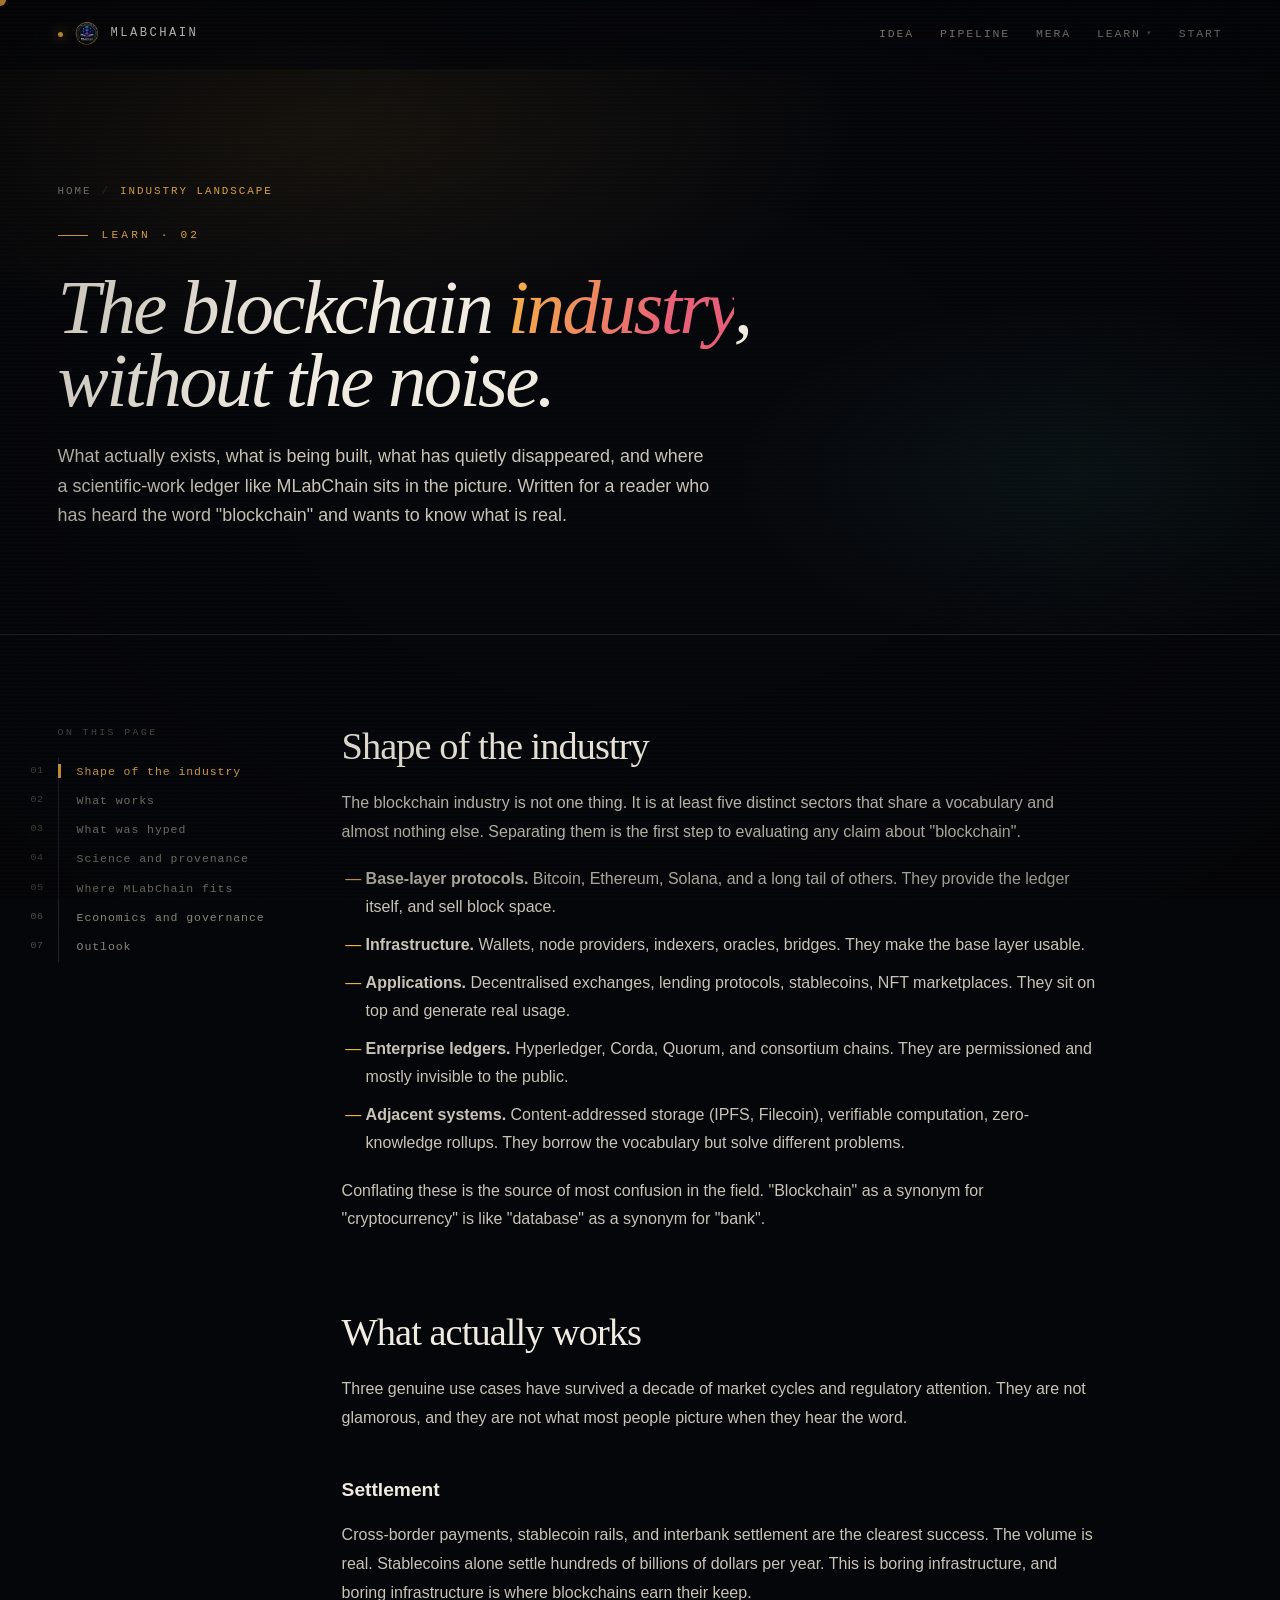
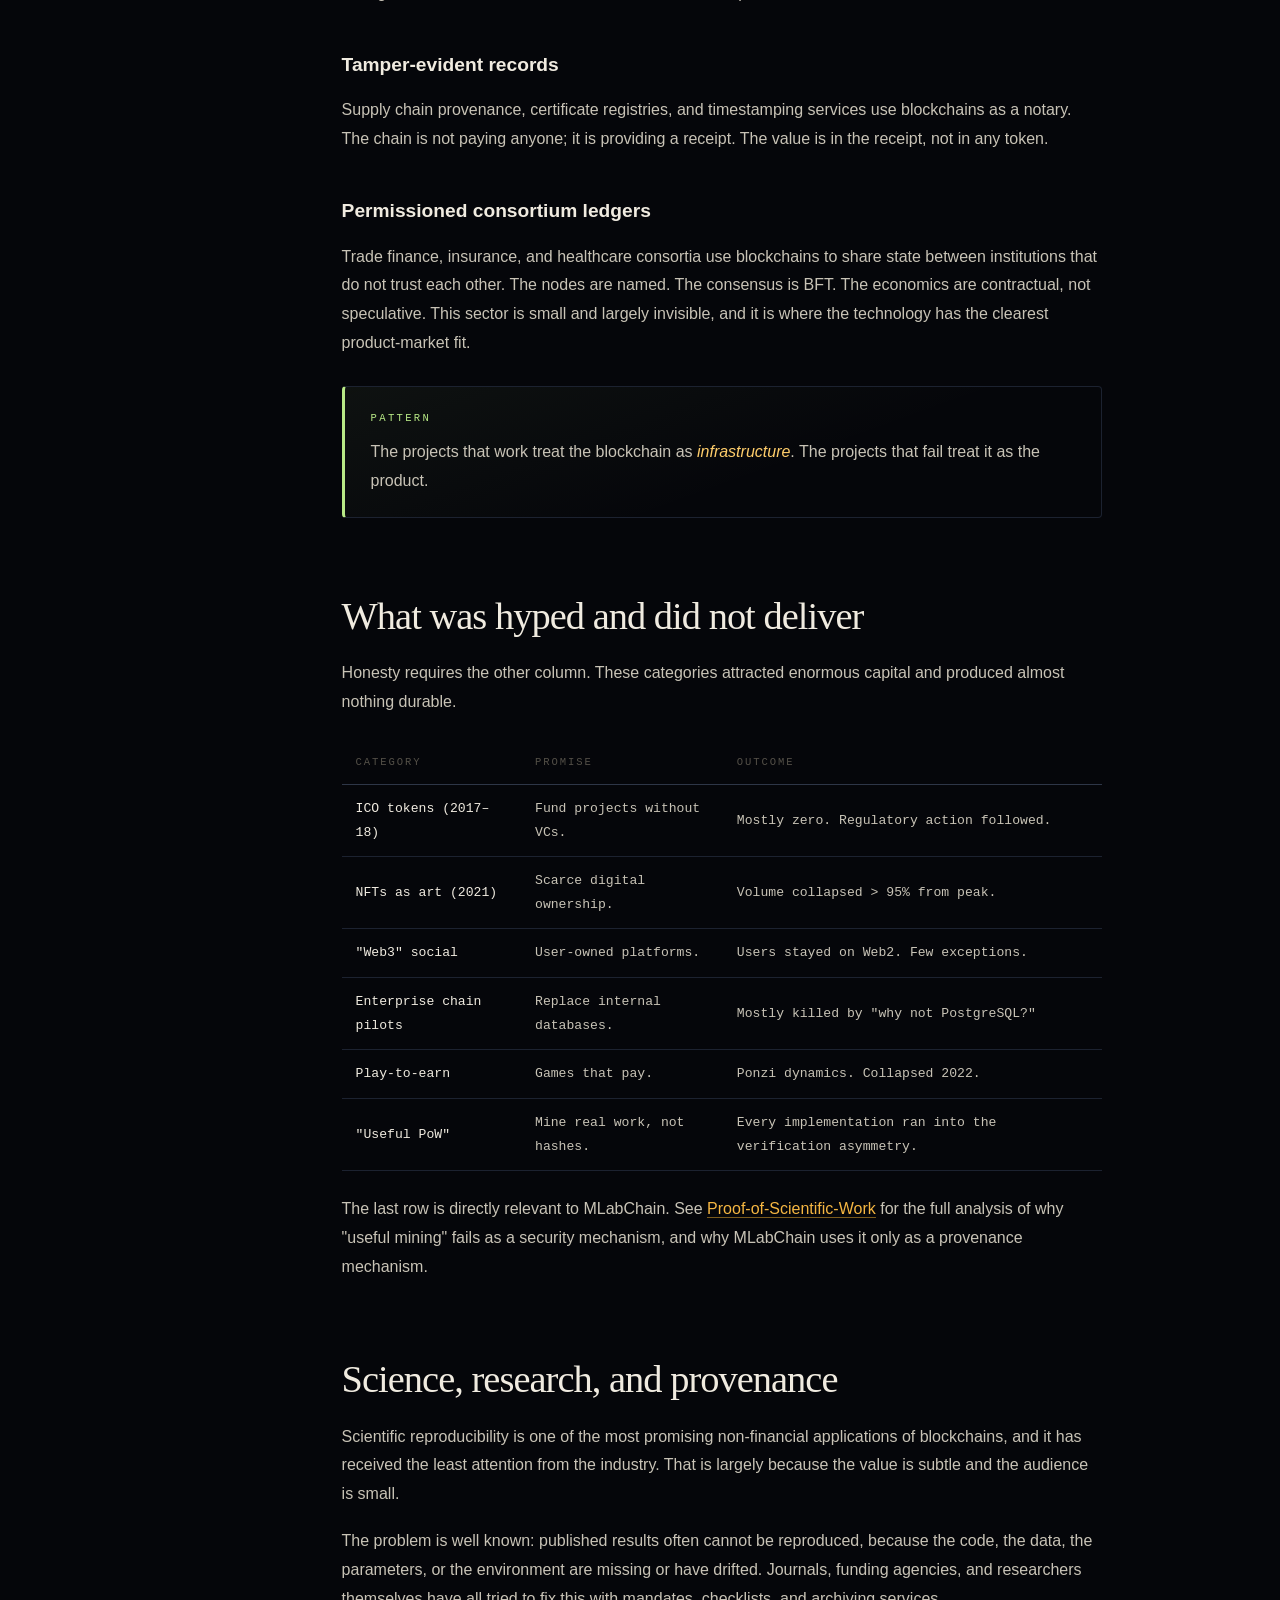
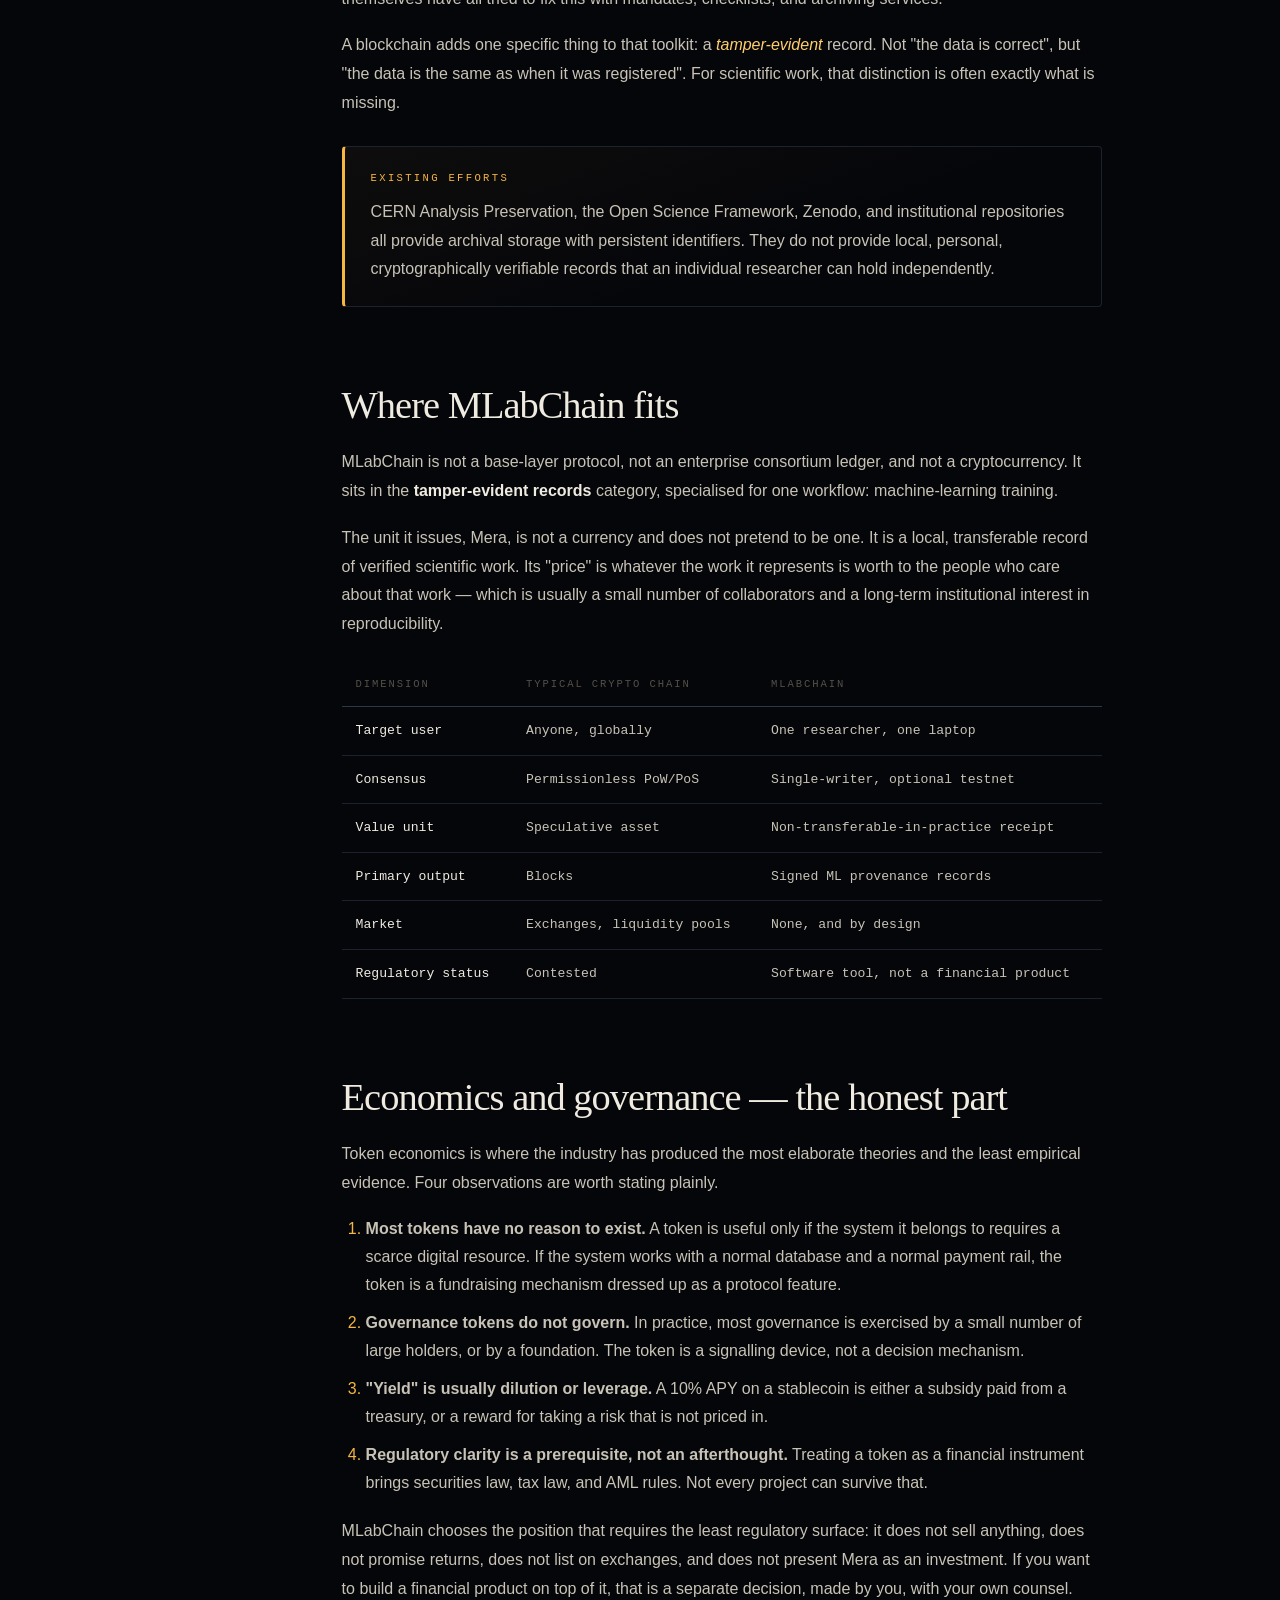
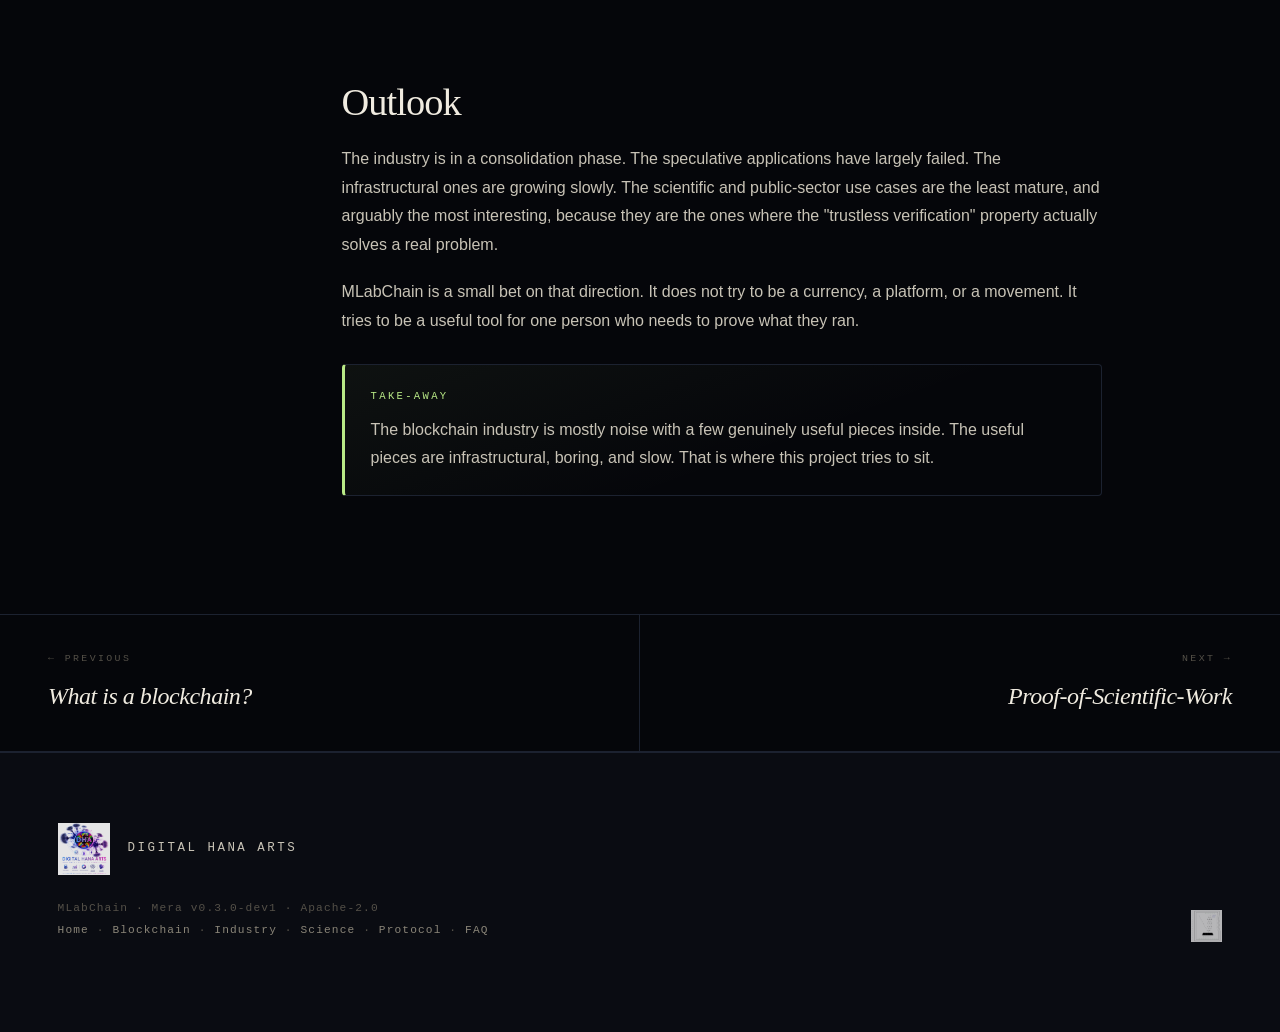
<file: industry.html>
<!DOCTYPE html>
<html lang="en">
<head>
<meta charset="utf-8">
<meta name="viewport" content="width=device-width, initial-scale=1, viewport-fit=cover">
<title>The blockchain industry — MLabChain</title>
<meta name="description" content="A grounded look at the blockchain industry: the sectors that actually work, the ones that don't, and where a scientific-work ledger fits.">
<meta name="theme-color" content="#05060a">
<link rel="icon" type="image/png" href="assets/mlabchain.png">
<link rel="stylesheet" href="assets/style.css">
</head>
<body>

<div class="cursor" id="cursor"></div>

<nav class="nav" id="nav">
  <div class="nav-in">
    <a class="brand" href="index.html"><span class="pulse"></span><img src="assets/mlabchain.png" alt="">MLabChain</a>
    <div class="nav-menu">
      <a href="index.html#idea">Idea</a>
      <a href="index.html#pipe">Pipeline</a>
      <a href="index.html#mera">Mera</a>
      <div class="nav-drop">
        <button type="button">Learn</button>
        <div class="nav-drop-menu">
          <a href="blockchain.html">Blockchain Primer</a>
          <a href="industry.html" aria-current="page">Industry Landscape</a>
          <a href="science.html">Proof-of-Scientific-Work</a>
          <a href="protocol.html">MERA Protocol</a>
          <a href="architecture.html">Architecture</a>
          <a href="security.html">Security Notes</a>
          <a href="faq.html">FAQ</a>
        </div>
      </div>
      <a href="index.html#start">Start</a>
    </div>
    <div class="nav-prog" id="navProg"></div>
  </div>
</nav>

<header class="page-hero">
  <div class="wrap">
    <nav class="crumbs">
      <a href="index.html">Home</a>
      <span class="sep">/</span>
      <span class="here">Industry Landscape</span>
    </nav>
    <div class="eyebrow">Learn · 02</div>
    <h1 class="page-title">The blockchain <em>industry</em>,<br>without the noise.</h1>
    <p class="page-lede">
      What actually exists, what is being built, what has quietly
      disappeared, and where a scientific-work ledger like MLabChain sits
      in the picture. Written for a reader who has heard the word
      "blockchain" and wants to know what is real.
    </p>
  </div>
</header>

<main class="wrap">
  <div class="prose-layout">

    <aside class="toc">
      <h5>On this page</h5>
      <ol>
        <li><a href="#shape">Shape of the industry</a></li>
        <li><a href="#real">What works</a></li>
        <li><a href="#hype">What was hyped</a></li>
        <li><a href="#science">Science and provenance</a></li>
        <li><a href="#where">Where MLabChain fits</a></li>
        <li><a href="#econ">Economics and governance</a></li>
        <li><a href="#outlook">Outlook</a></li>
      </ol>
    </aside>

    <article class="prose">

      <h2 id="shape">Shape of the industry</h2>
      <p>
        The blockchain industry is not one thing. It is at least five
        distinct sectors that share a vocabulary and almost nothing else.
        Separating them is the first step to evaluating any claim about
        "blockchain".
      </p>

      <ul>
        <li><strong>Base-layer protocols.</strong> Bitcoin, Ethereum, Solana, and a long tail of others. They provide the ledger itself, and sell block space.</li>
        <li><strong>Infrastructure.</strong> Wallets, node providers, indexers, oracles, bridges. They make the base layer usable.</li>
        <li><strong>Applications.</strong> Decentralised exchanges, lending protocols, stablecoins, NFT marketplaces. They sit on top and generate real usage.</li>
        <li><strong>Enterprise ledgers.</strong> Hyperledger, Corda, Quorum, and consortium chains. They are permissioned and mostly invisible to the public.</li>
        <li><strong>Adjacent systems.</strong> Content-addressed storage (IPFS, Filecoin), verifiable computation, zero-knowledge rollups. They borrow the vocabulary but solve different problems.</li>
      </ul>

      <p>
        Conflating these is the source of most confusion in the field.
        "Blockchain" as a synonym for "cryptocurrency" is like
        "database" as a synonym for "bank".
      </p>

      <h2 id="real">What actually works</h2>
      <p>
        Three genuine use cases have survived a decade of market cycles
        and regulatory attention. They are not glamorous, and they are
        not what most people picture when they hear the word.
      </p>

      <h3>Settlement</h3>
      <p>
        Cross-border payments, stablecoin rails, and interbank settlement
        are the clearest success. The volume is real. Stablecoins alone
        settle hundreds of billions of dollars per year. This is boring
        infrastructure, and boring infrastructure is where blockchains
        earn their keep.
      </p>

      <h3>Tamper-evident records</h3>
      <p>
        Supply chain provenance, certificate registries, and timestamping
        services use blockchains as a notary. The chain is not paying
        anyone; it is providing a receipt. The value is in the receipt,
        not in any token.
      </p>

      <h3>Permissioned consortium ledgers</h3>
      <p>
        Trade finance, insurance, and healthcare consortia use
        blockchains to share state between institutions that do not trust
        each other. The nodes are named. The consensus is BFT. The
        economics are contractual, not speculative. This sector is small
        and largely invisible, and it is where the technology has the
        clearest product-market fit.
      </p>

      <div class="callout good">
        <h5>Pattern</h5>
        <p>
          The projects that work treat the blockchain as
          <em>infrastructure</em>. The projects that fail treat it as the
          product.
        </p>
      </div>

      <h2 id="hype">What was hyped and did not deliver</h2>
      <p>
        Honesty requires the other column. These categories attracted
        enormous capital and produced almost nothing durable.
      </p>

      <table class="data-table">
        <thead>
          <tr><th>Category</th><th>Promise</th><th>Outcome</th></tr>
        </thead>
        <tbody>
          <tr>
            <td>ICO tokens (2017–18)</td>
            <td>Fund projects without VCs.</td>
            <td>Mostly zero. Regulatory action followed.</td>
          </tr>
          <tr>
            <td>NFTs as art (2021)</td>
            <td>Scarce digital ownership.</td>
            <td>Volume collapsed &gt; 95% from peak.</td>
          </tr>
          <tr>
            <td>"Web3" social</td>
            <td>User-owned platforms.</td>
            <td>Users stayed on Web2. Few exceptions.</td>
          </tr>
          <tr>
            <td>Enterprise chain pilots</td>
            <td>Replace internal databases.</td>
            <td>Mostly killed by "why not PostgreSQL?"</td>
          </tr>
          <tr>
            <td>Play-to-earn</td>
            <td>Games that pay.</td>
            <td>Ponzi dynamics. Collapsed 2022.</td>
          </tr>
          <tr>
            <td>"Useful PoW"</td>
            <td>Mine real work, not hashes.</td>
            <td>Every implementation ran into the verification asymmetry.</td>
          </tr>
        </tbody>
      </table>

      <p>
        The last row is directly relevant to MLabChain. See
        <a href="science.html">Proof-of-Scientific-Work</a> for the full
        analysis of why "useful mining" fails as a security mechanism,
        and why MLabChain uses it only as a provenance mechanism.
      </p>

      <h2 id="science">Science, research, and provenance</h2>
      <p>
        Scientific reproducibility is one of the most promising
        non-financial applications of blockchains, and it has received
        the least attention from the industry. That is largely because
        the value is subtle and the audience is small.
      </p>
      <p>
        The problem is well known: published results often cannot be
        reproduced, because the code, the data, the parameters, or the
        environment are missing or have drifted. Journals, funding
        agencies, and researchers themselves have all tried to fix this
        with mandates, checklists, and archiving services.
      </p>
      <p>
        A blockchain adds one specific thing to that toolkit: a
        <em>tamper-evident</em> record. Not "the data is correct", but
        "the data is the same as when it was registered". For scientific
        work, that distinction is often exactly what is missing.
      </p>

      <div class="callout">
        <h5>Existing efforts</h5>
        <p>
          CERN Analysis Preservation, the Open Science Framework,
          Zenodo, and institutional repositories all provide archival
          storage with persistent identifiers. They do not provide
          local, personal, cryptographically verifiable records that an
          individual researcher can hold independently.
        </p>
      </div>

      <h2 id="where">Where MLabChain fits</h2>
      <p>
        MLabChain is not a base-layer protocol, not an enterprise
        consortium ledger, and not a cryptocurrency. It sits in the
        <strong>tamper-evident records</strong> category, specialised for
        one workflow: machine-learning training.
      </p>
      <p>
        The unit it issues, Mera, is not a currency and does not pretend
        to be one. It is a local, transferable record of verified
        scientific work. Its "price" is whatever the work it represents
        is worth to the people who care about that work — which is
        usually a small number of collaborators and a long-term
        institutional interest in reproducibility.
      </p>

      <table class="data-table">
        <thead>
          <tr><th>Dimension</th><th>Typical crypto chain</th><th>MLabChain</th></tr>
        </thead>
        <tbody>
          <tr><td>Target user</td><td>Anyone, globally</td><td>One researcher, one laptop</td></tr>
          <tr><td>Consensus</td><td>Permissionless PoW/PoS</td><td>Single-writer, optional testnet</td></tr>
          <tr><td>Value unit</td><td>Speculative asset</td><td>Non-transferable-in-practice receipt</td></tr>
          <tr><td>Primary output</td><td>Blocks</td><td>Signed ML provenance records</td></tr>
          <tr><td>Market</td><td>Exchanges, liquidity pools</td><td>None, and by design</td></tr>
          <tr><td>Regulatory status</td><td>Contested</td><td>Software tool, not a financial product</td></tr>
        </tbody>
      </table>

      <h2 id="econ">Economics and governance — the honest part</h2>
      <p>
        Token economics is where the industry has produced the most
        elaborate theories and the least empirical evidence. Four
        observations are worth stating plainly.
      </p>
      <ol>
        <li>
          <strong>Most tokens have no reason to exist.</strong> A token
          is useful only if the system it belongs to requires a scarce
          digital resource. If the system works with a normal database
          and a normal payment rail, the token is a fundraising
          mechanism dressed up as a protocol feature.
        </li>
        <li>
          <strong>Governance tokens do not govern.</strong> In practice,
          most governance is exercised by a small number of large
          holders, or by a foundation. The token is a signalling device,
          not a decision mechanism.
        </li>
        <li>
          <strong>"Yield" is usually dilution or leverage.</strong> A
          10% APY on a stablecoin is either a subsidy paid from a
          treasury, or a reward for taking a risk that is not priced in.
        </li>
        <li>
          <strong>Regulatory clarity is a prerequisite, not an
          afterthought.</strong> Treating a token as a financial
          instrument brings securities law, tax law, and AML rules. Not
          every project can survive that.
        </li>
      </ol>

      <p>
        MLabChain chooses the position that requires the least
        regulatory surface: it does not sell anything, does not promise
        returns, does not list on exchanges, and does not present Mera as
        an investment. If you want to build a financial product on top of
        it, that is a separate decision, made by you, with your own
        counsel.
      </p>

      <h2 id="outlook">Outlook</h2>
      <p>
        The industry is in a consolidation phase. The speculative
        applications have largely failed. The infrastructural ones are
        growing slowly. The scientific and public-sector use cases are
        the least mature, and arguably the most interesting, because
        they are the ones where the "trustless verification" property
        actually solves a real problem.
      </p>
      <p>
        MLabChain is a small bet on that direction. It does not try to
        be a currency, a platform, or a movement. It tries to be a
        useful tool for one person who needs to prove what they ran.
      </p>

      <div class="callout good">
        <h5>Take-away</h5>
        <p>
          The blockchain industry is mostly noise with a few genuinely
          useful pieces inside. The useful pieces are infrastructural,
          boring, and slow. That is where this project tries to sit.
        </p>
      </div>

    </article>
  </div>
</main>

<nav class="next-prev">
  <a href="blockchain.html">
    <span class="lbl">← Previous</span>
    <span class="ttl">What is a blockchain?</span>
  </a>
  <a href="science.html" class="next">
    <span class="lbl">Next →</span>
    <span class="ttl">Proof-of-Scientific-Work</span>
  </a>
</nav>

<footer>
  <div class="foot-in">
    <div>
      <div class="foot-brand">
        <img src="assets/DHA_logo.png" alt="">
        <span class="nm">Digital Hana Arts</span>
      </div>
      <div class="foot-meta">
        MLabChain · Mera v0.3.0-dev1 · Apache-2.0<br>
        <a href="index.html">Home</a> ·
        <a href="blockchain.html">Blockchain</a> ·
        <a href="industry.html">Industry</a> ·
        <a href="science.html">Science</a> ·
        <a href="protocol.html">Protocol</a> ·
        <a href="faq.html">FAQ</a>
      </div>
    </div>
    <div class="foot-right">
      <img src="assets/mlabchain_txt.png" alt="">
    </div>
  </div>
</footer>

<script src="assets/app.js"></script>
</body>
</html>
</file>
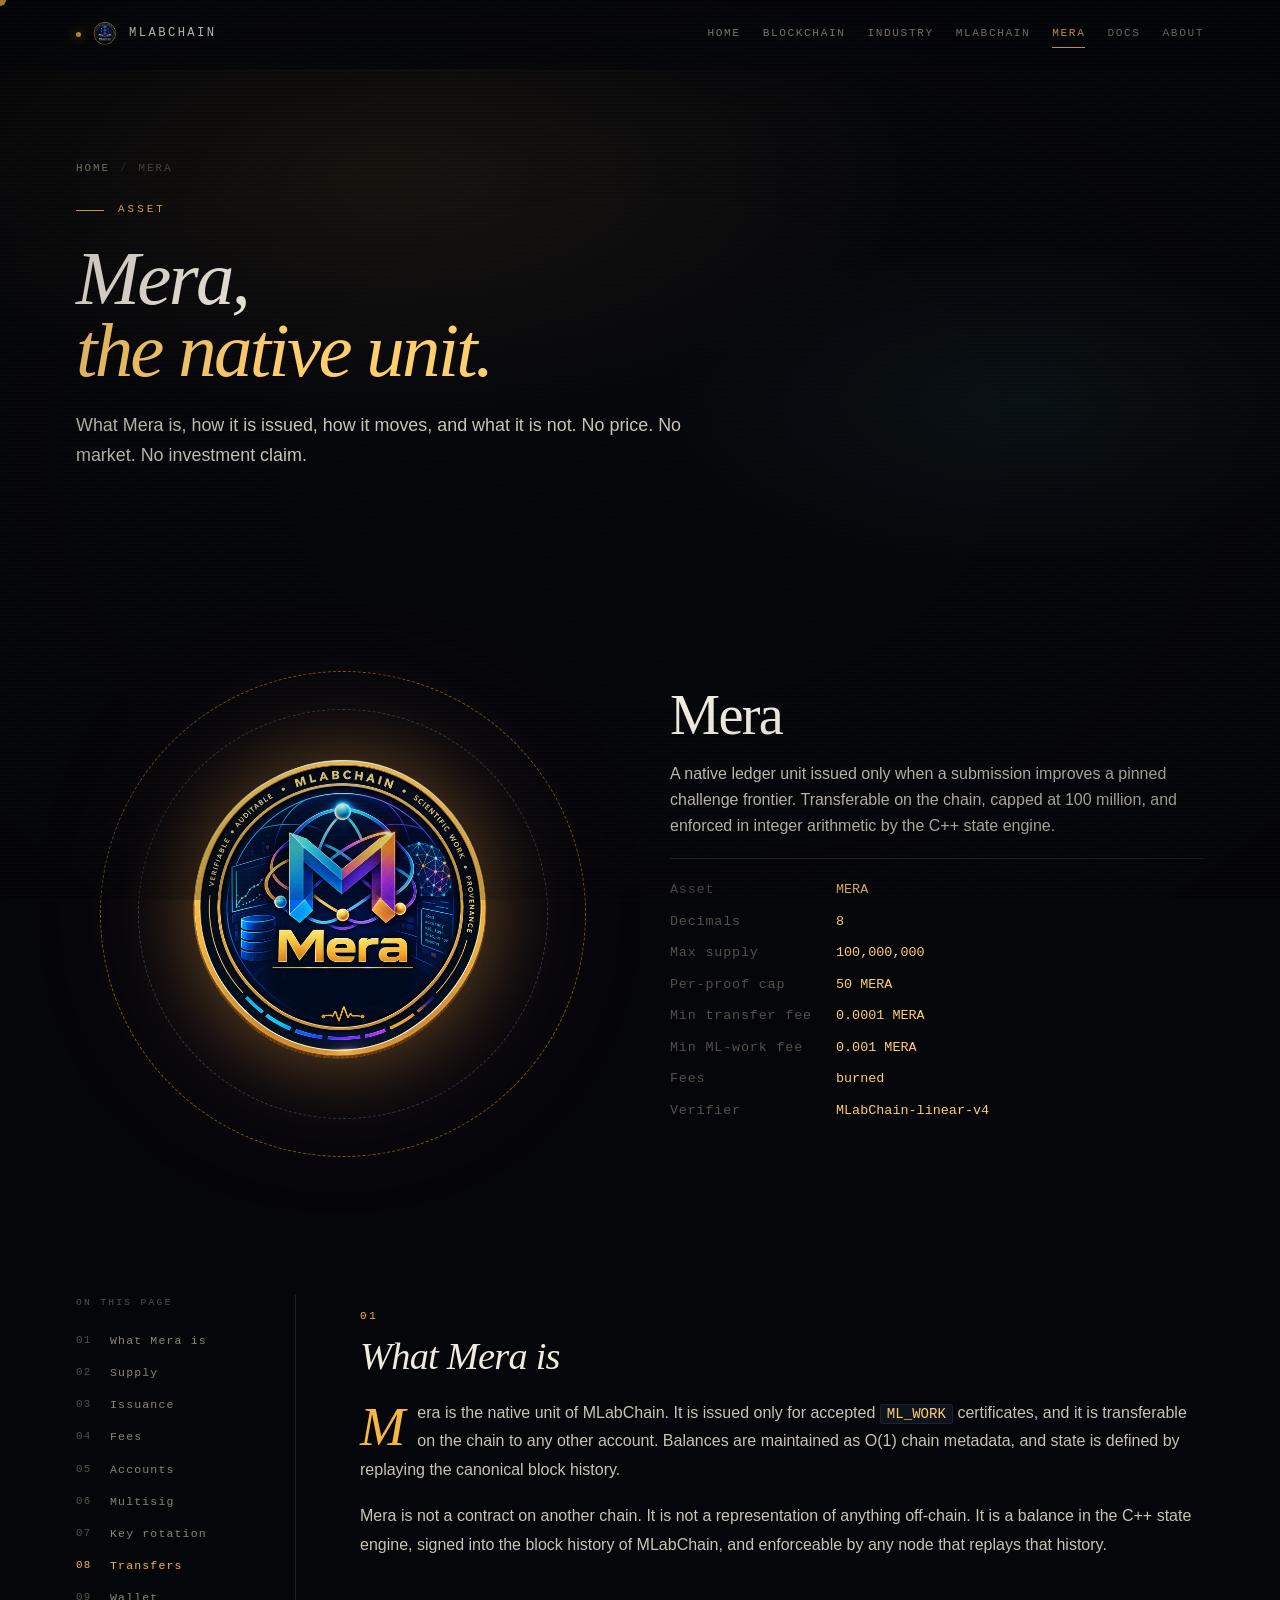
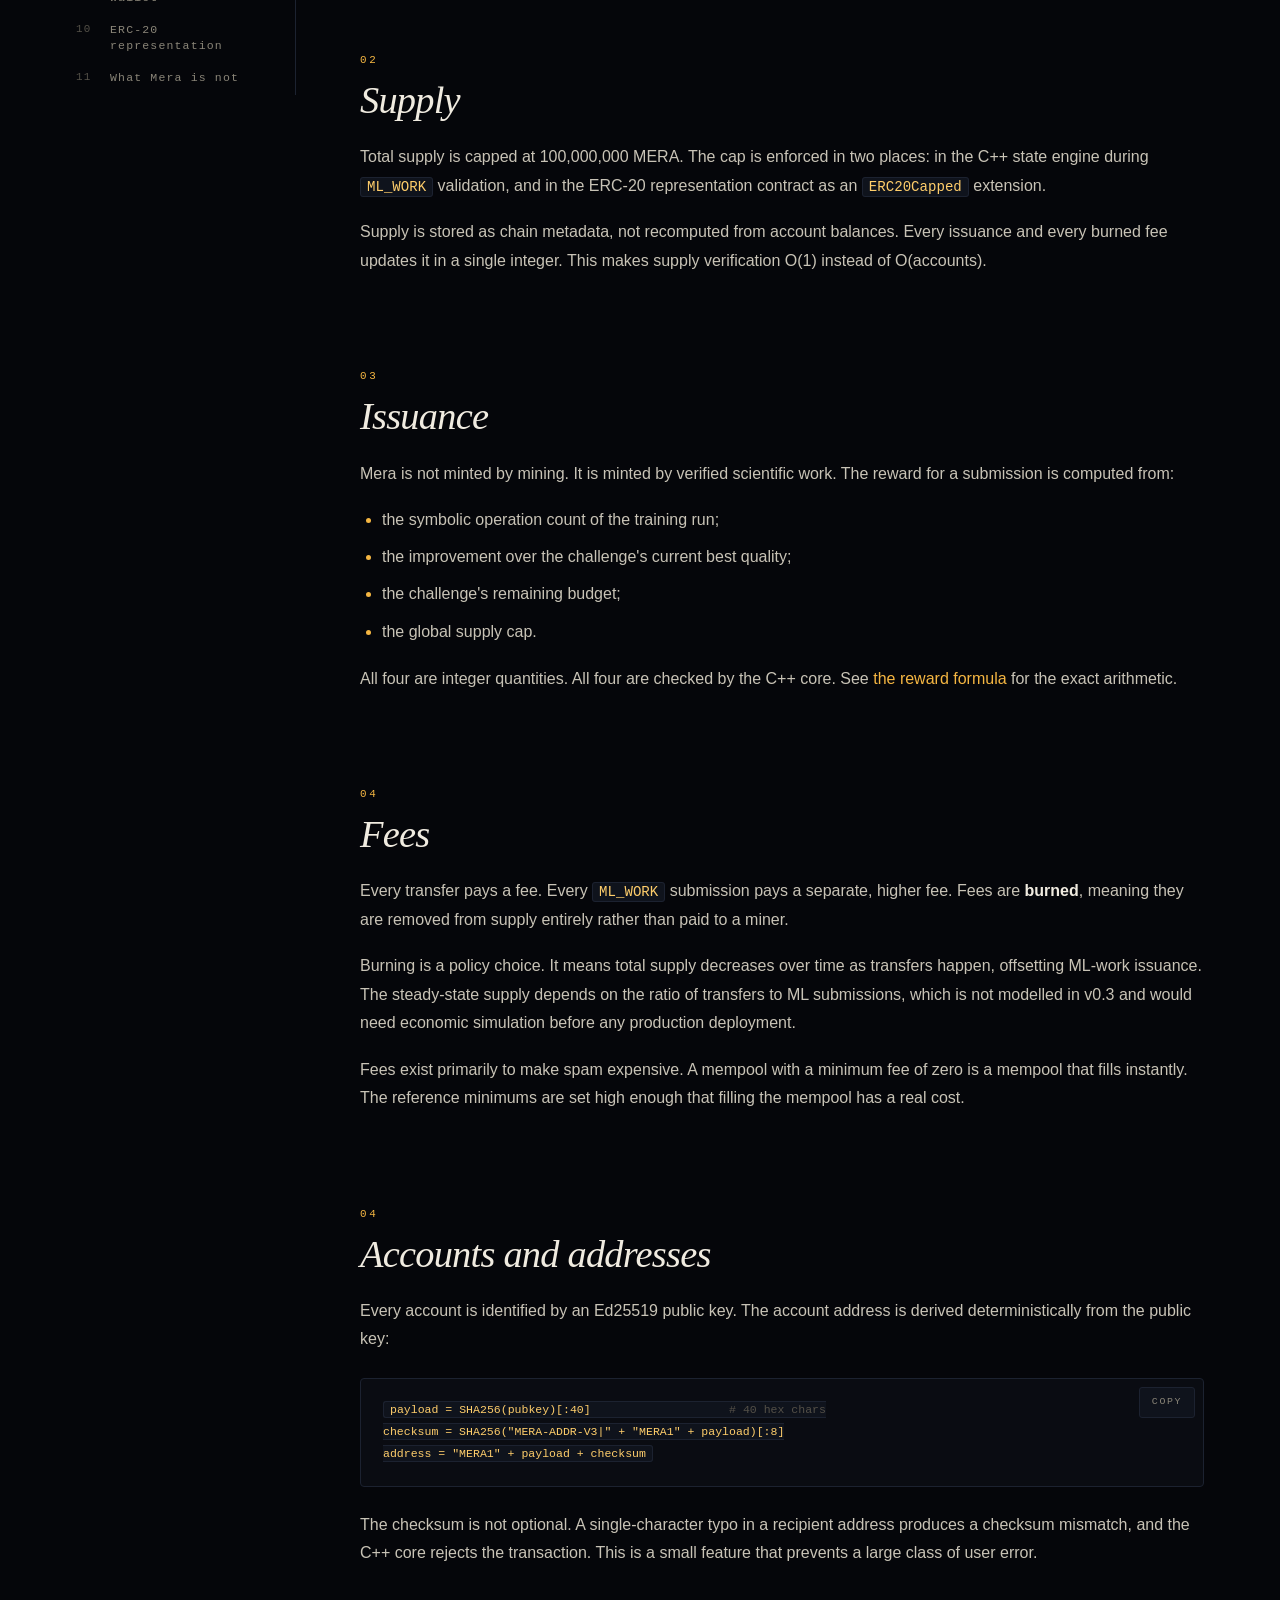
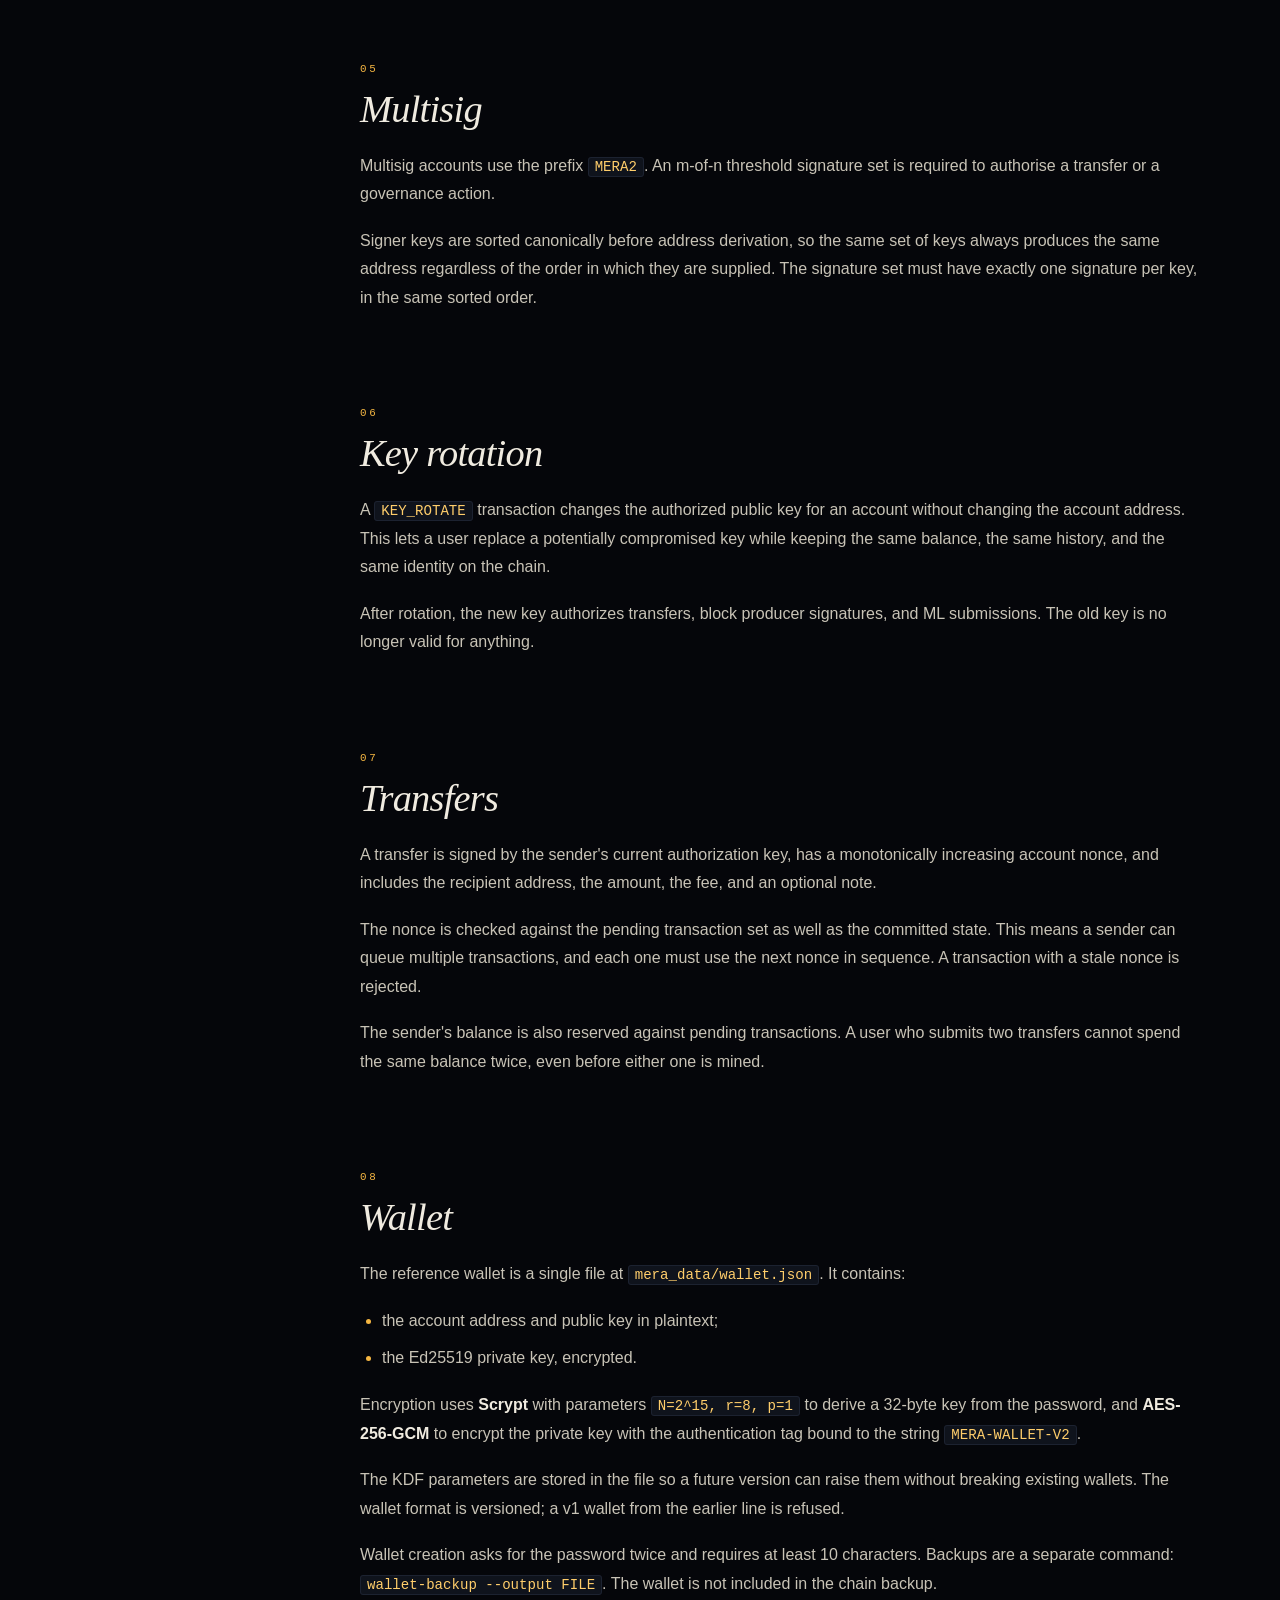
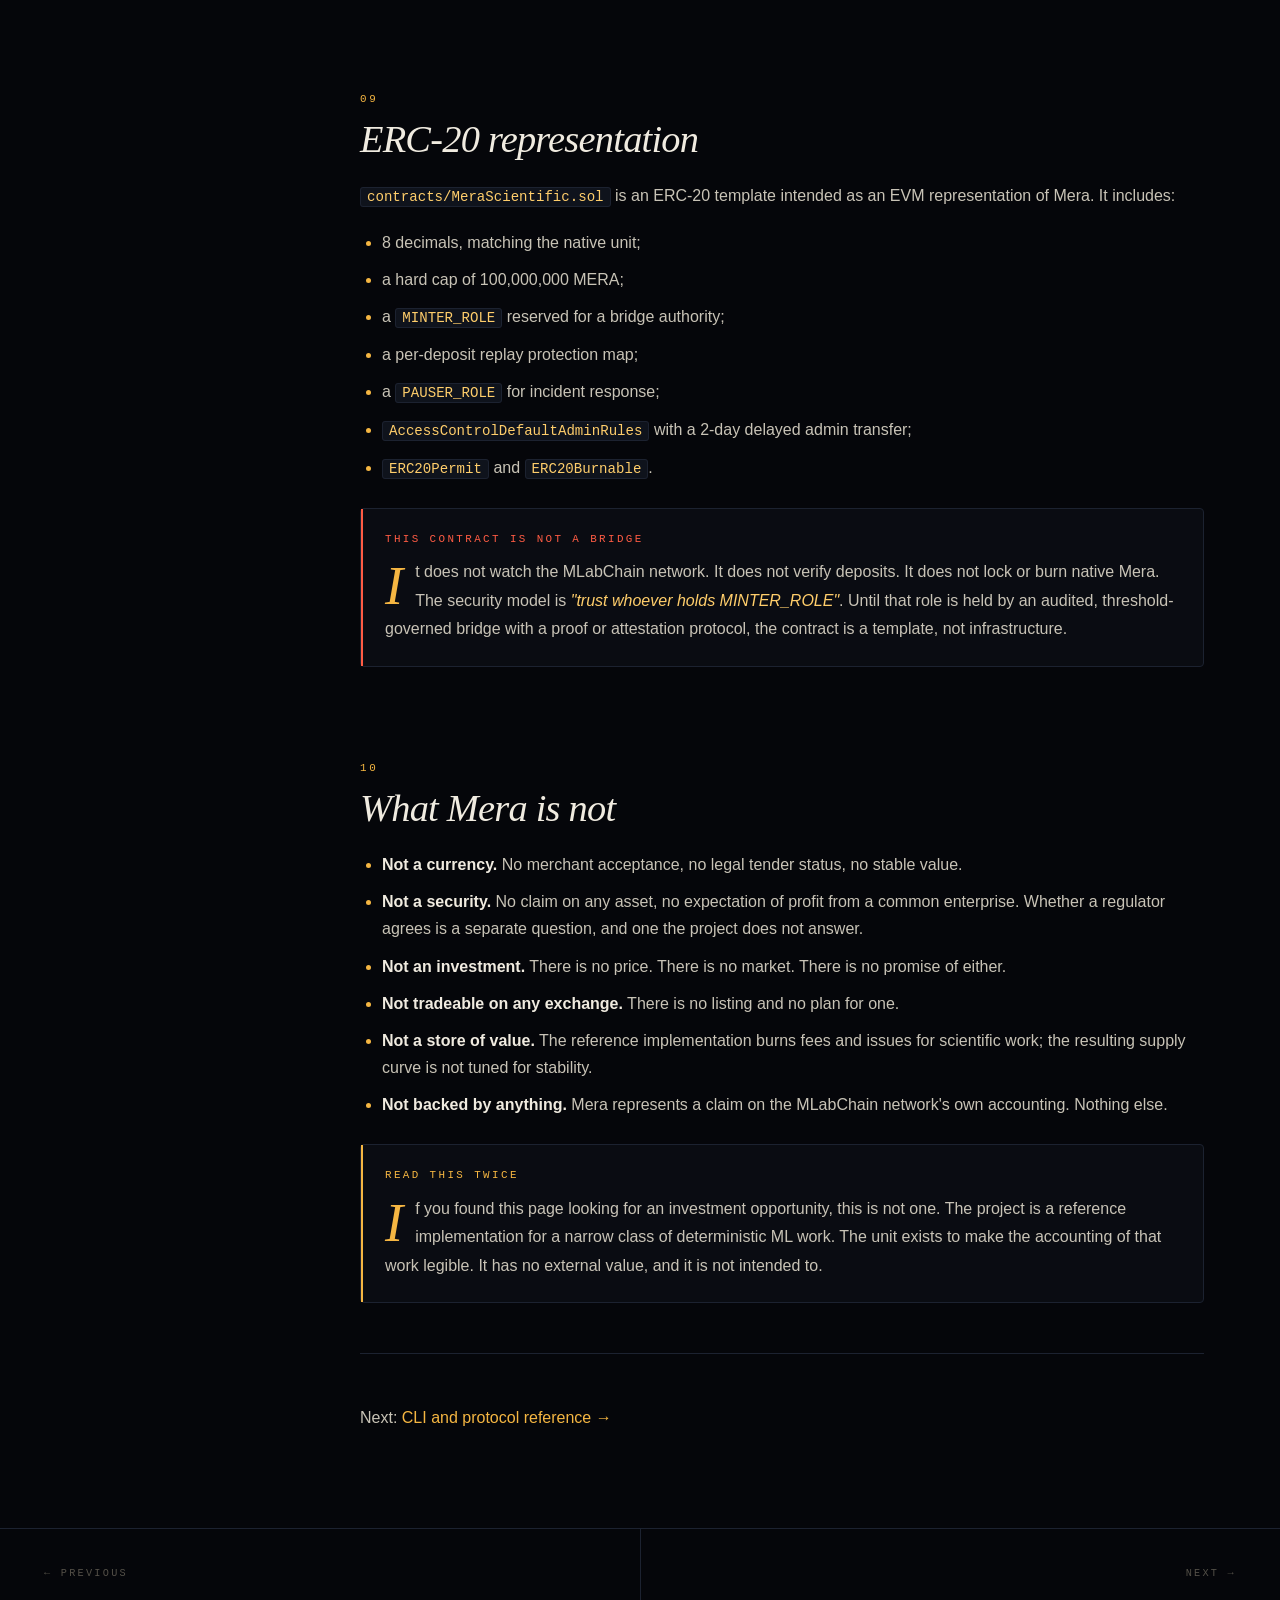
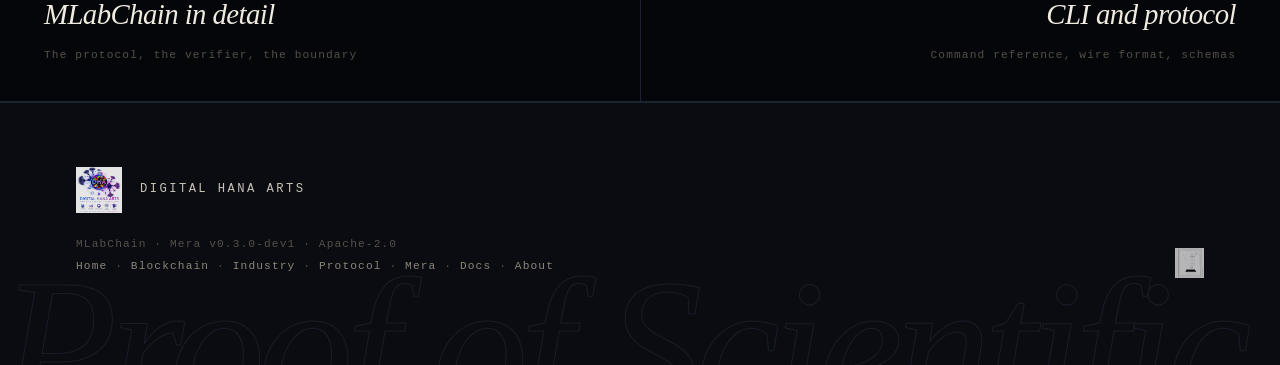
<file: mera.html>
<!DOCTYPE html>
<html lang="en">
<head>
<meta charset="utf-8">
<meta name="viewport" content="width=device-width, initial-scale=1">
<title>The Mera unit — MLabChain</title>
<meta name="description" content="Supply, issuance, fees, accounts, addresses, multisig, key rotation, transfers, wallet security, and the ERC-20 representation of the Mera unit.">
<meta name="theme-color" content="#05060a">
<link rel="icon" type="image/png" href="assets/mlabchain.png">
<link rel="stylesheet" href="assets/site.css">
<style>
  .coin{
    position:relative;width:clamp(200px,26vw,320px);aspect-ratio:1;
    display:grid;place-items:center;perspective:1000px;margin:0 auto;
  }
  .coin-inner{
    width:100%;height:100%;
    animation:coinSpin 14s linear infinite;
    transform-style:preserve-3d;position:relative;
  }
  @keyframes coinSpin{to{transform:rotateY(360deg)}}
  .coin img{
    width:100%;height:auto;
    filter:drop-shadow(0 0 40px rgba(245,182,66,.35)) drop-shadow(0 0 80px rgba(232,93,117,.15));
  }
  .coin .ring{
    position:absolute;inset:-14%;border:1px dashed var(--line-hi);
    border-radius:50%;animation:ringSpin 40s linear infinite reverse;pointer-events:none;
  }
  .coin .ring.outer{inset:-26%;border-color:var(--amber-d);animation-duration:60s}
  @keyframes ringSpin{to{transform:rotate(360deg)}}
  @media (prefers-reduced-motion:reduce){.coin-inner,.coin .ring{animation:none}}
</style>
</head>
<body>

<div class="cursor" id="cursor"></div>

<nav class="nav" id="nav">
  <div class="nav-in">
    <a class="brand" href="index.html">
      <span class="pulse"></span><img src="assets/mlabchain.png" alt="">MLabChain
    </a>
    <div class="nav-menu">
      <a href="index.html">Home</a>
      <a href="blockchain.html">Blockchain</a>
      <a href="industry.html">Industry</a>
      <a href="mlabchain.html">MLabChain</a>
      <a href="mera.html" class="active">Mera</a>
      <a href="docs.html">Docs</a>
      <a href="about.html">About</a>
    </div>
    <button class="nav-toggle" aria-label="Menu"><span></span></button>
    <div class="nav-prog" id="navProg"></div>
  </div>
</nav>

<header class="page-hero">
  <div class="wrap page-hero-in">
    <nav class="crumbs">
      <a href="index.html">Home</a><span class="sep">/</span><span>Mera</span>
    </nav>
    <div class="eyebrow rev">Asset</div>
    <h1 class="h1 rev d1">Mera,<br><em>the native unit.</em></h1>
    <p class="lede rev d2" style="margin-top:24px">
      What Mera is, how it is issued, how it moves, and what it is not.
      No price. No market. No investment claim.
    </p>
  </div>
</header>

<section class="tight">
  <div class="wrap">
    <div class="grid g2" style="align-items:center;gap:clamp(30px,5vw,60px)">
      <div class="rev" style="text-align:center">
        <div class="coin">
          <span class="ring outer"></span><span class="ring"></span>
          <div class="coin-inner"><img src="assets/MERA.png" alt="Mera"></div>
        </div>
      </div>
      <div class="rev d1">
        <h2 class="h2">Mera</h2>
        <p style="margin-top:18px">
          A native ledger unit issued only when a submission improves a
          pinned challenge frontier. Transferable on the chain, capped at
          100 million, and enforced in integer arithmetic by the C++ state
          engine.
        </p>
        <div class="kv">
          <div class="k">Asset</div><div class="v">MERA</div>
          <div class="k">Decimals</div><div class="v">8</div>
          <div class="k">Max supply</div><div class="v">100,000,000</div>
          <div class="k">Per-proof cap</div><div class="v">50 MERA</div>
          <div class="k">Min transfer fee</div><div class="v">0.0001 MERA</div>
          <div class="k">Min ML-work fee</div><div class="v">0.001 MERA</div>
          <div class="k">Fees</div><div class="v">burned</div>
          <div class="k">Verifier</div><div class="v">MLabChain-linear-v4</div>
        </div>
      </div>
    </div>
  </div>
</section>

<div class="article">
  <aside class="article-toc rev">
    <div class="lbl">On this page</div>
    <ol>
      <li><a href="#what">What Mera is</a></li>
      <li><a href="#supply">Supply</a></li>
      <li><a href="#issuance">Issuance</a></li>
      <li><a href="#fees">Fees</a></li>
      <li><a href="#accounts">Accounts</a></li>
      <li><a href="#multisig">Multisig</a></li>
      <li><a href="#rotation">Key rotation</a></li>
      <li><a href="#transfers">Transfers</a></li>
      <li><a href="#wallet">Wallet</a></li>
      <li><a href="#erc20">ERC-20 representation</a></li>
      <li><a href="#not">What Mera is not</a></li>
    </ol>
  </aside>

  <article class="article-body">

    <h2 id="what"><span class="num">01</span>What Mera is</h2>
    <p>
      Mera is the native unit of MLabChain. It is issued only for accepted
      <code>ML_WORK</code> certificates, and it is transferable on the chain
      to any other account. Balances are maintained as O(1) chain metadata,
      and state is defined by replaying the canonical block history.
    </p>
    <p>
      Mera is not a contract on another chain. It is not a representation of
      anything off-chain. It is a balance in the C++ state engine, signed
      into the block history of MLabChain, and enforceable by any node that
      replays that history.
    </p>

    <h2 id="supply"><span class="num">02</span>Supply</h2>
    <p>
      Total supply is capped at 100,000,000 MERA. The cap is enforced in two
      places: in the C++ state engine during <code>ML_WORK</code>
      validation, and in the ERC-20 representation contract as an
      <code>ERC20Capped</code> extension.
    </p>
    <p>
      Supply is stored as chain metadata, not recomputed from account
      balances. Every issuance and every burned fee updates it in a single
      integer. This makes supply verification O(1) instead of O(accounts).
    </p>

    <h2 id="issuance"><span class="num">03</span>Issuance</h2>
    <p>
      Mera is not minted by mining. It is minted by verified scientific work.
      The reward for a submission is computed from:
    </p>
    <ul>
      <li>the symbolic operation count of the training run;</li>
      <li>the improvement over the challenge's current best quality;</li>
      <li>the challenge's remaining budget;</li>
      <li>the global supply cap.</li>
    </ul>
    <p>
      All four are integer quantities. All four are checked by the C++ core.
      See <a href="mlabchain.html#reward" style="color:var(--amber)">the reward formula</a>
      for the exact arithmetic.
    </p>

    <h2 id="fees"><span class="num">04</span>Fees</h2>
    <p>
      Every transfer pays a fee. Every <code>ML_WORK</code> submission pays a
      separate, higher fee. Fees are <strong>burned</strong>, meaning they
      are removed from supply entirely rather than paid to a miner.
    </p>
    <p>
      Burning is a policy choice. It means total supply decreases over time
      as transfers happen, offsetting ML-work issuance. The steady-state
      supply depends on the ratio of transfers to ML submissions, which is
      not modelled in v0.3 and would need economic simulation before any
      production deployment.
    </p>
    <p>
      Fees exist primarily to make spam expensive. A mempool with a minimum
      fee of zero is a mempool that fills instantly. The reference minimums
      are set high enough that filling the mempool has a real cost.
    </p>

    <h2 id="accounts"><span class="num">04</span>Accounts and addresses</h2>
    <p>
      Every account is identified by an Ed25519 public key. The account
      address is derived deterministically from the public key:
    </p>

<pre><code>payload = SHA256(pubkey)[:40]                    <span class="c"># 40 hex chars</span>
checksum = SHA256("MERA-ADDR-V3|" + "MERA1" + payload)[:8]
address = "MERA1" + payload + checksum</code></pre>

    <p>
      The checksum is not optional. A single-character typo in a recipient
      address produces a checksum mismatch, and the C++ core rejects the
      transaction. This is a small feature that prevents a large class of
      user error.
    </p>

    <h2 id="multisig"><span class="num">05</span>Multisig</h2>
    <p>
      Multisig accounts use the prefix <code>MERA2</code>. An m-of-n
      threshold signature set is required to authorise a transfer or a
      governance action.
    </p>
    <p>
      Signer keys are sorted canonically before address derivation, so the
      same set of keys always produces the same address regardless of the
      order in which they are supplied. The signature set must have exactly
      one signature per key, in the same sorted order.
    </p>

    <h2 id="rotation"><span class="num">06</span>Key rotation</h2>
    <p>
      A <code>KEY_ROTATE</code> transaction changes the authorized public
      key for an account without changing the account address. This lets a
      user replace a potentially compromised key while keeping the same
      balance, the same history, and the same identity on the chain.
    </p>
    <p>
      After rotation, the new key authorizes transfers, block producer
      signatures, and ML submissions. The old key is no longer valid for
      anything.
    </p>

    <h2 id="transfers"><span class="num">07</span>Transfers</h2>
    <p>
      A transfer is signed by the sender's current authorization key, has
      a monotonically increasing account nonce, and includes the recipient
      address, the amount, the fee, and an optional note.
    </p>
    <p>
      The nonce is checked against the pending transaction set as well as
      the committed state. This means a sender can queue multiple
      transactions, and each one must use the next nonce in sequence. A
      transaction with a stale nonce is rejected.
    </p>
    <p>
      The sender's balance is also reserved against pending transactions.
      A user who submits two transfers cannot spend the same balance twice,
      even before either one is mined.
    </p>

    <h2 id="wallet"><span class="num">08</span>Wallet</h2>
    <p>
      The reference wallet is a single file at
      <code>mera_data/wallet.json</code>. It contains:
    </p>
    <ul>
      <li>the account address and public key in plaintext;</li>
      <li>the Ed25519 private key, encrypted.</li>
    </ul>
    <p>
      Encryption uses <strong>Scrypt</strong> with parameters
      <code>N=2^15, r=8, p=1</code> to derive a 32-byte key from the
      password, and <strong>AES-256-GCM</strong> to encrypt the private key
      with the authentication tag bound to the string
      <code>MERA-WALLET-V2</code>.
    </p>
    <p>
      The KDF parameters are stored in the file so a future version can
      raise them without breaking existing wallets. The wallet format is
      versioned; a v1 wallet from the earlier line is refused.
    </p>
    <p>
      Wallet creation asks for the password twice and requires at least
      10 characters. Backups are a separate command:
      <code>wallet-backup --output FILE</code>. The wallet is not
      included in the chain backup.
    </p>

    <h2 id="erc20"><span class="num">09</span>ERC-20 representation</h2>
    <p>
      <code>contracts/MeraScientific.sol</code> is an ERC-20 template
      intended as an EVM representation of Mera. It includes:
    </p>
    <ul>
      <li>8 decimals, matching the native unit;</li>
      <li>a hard cap of 100,000,000 MERA;</li>
      <li>a <code>MINTER_ROLE</code> reserved for a bridge authority;</li>
      <li>a per-deposit replay protection map;</li>
      <li>a <code>PAUSER_ROLE</code> for incident response;</li>
      <li><code>AccessControlDefaultAdminRules</code> with a 2-day delayed admin transfer;</li>
      <li><code>ERC20Permit</code> and <code>ERC20Burnable</code>.</li>
    </ul>

    <div class="callout danger">
      <div class="ttl">This contract is not a bridge</div>
      <p>
        It does not watch the MLabChain network. It does not verify
        deposits. It does not lock or burn native Mera. The security model
        is <em>"trust whoever holds MINTER_ROLE"</em>. Until that role is
        held by an audited, threshold-governed bridge with a proof or
        attestation protocol, the contract is a template, not
        infrastructure.
      </p>
    </div>

    <h2 id="not"><span class="num">10</span>What Mera is not</h2>
    <ul>
      <li><strong>Not a currency.</strong> No merchant acceptance, no legal tender status, no stable value.</li>
      <li><strong>Not a security.</strong> No claim on any asset, no expectation of profit from a common enterprise. Whether a regulator agrees is a separate question, and one the project does not answer.</li>
      <li><strong>Not an investment.</strong> There is no price. There is no market. There is no promise of either.</li>
      <li><strong>Not tradeable on any exchange.</strong> There is no listing and no plan for one.</li>
      <li><strong>Not a store of value.</strong> The reference implementation burns fees and issues for scientific work; the resulting supply curve is not tuned for stability.</li>
      <li><strong>Not backed by anything.</strong> Mera represents a claim on the MLabChain network's own accounting. Nothing else.</li>
    </ul>

    <div class="callout warn">
      <div class="ttl">Read this twice</div>
      <p>
        If you found this page looking for an investment opportunity,
        this is not one. The project is a reference implementation for a
        narrow class of deterministic ML work. The unit exists to make
        the accounting of that work legible. It has no external value,
        and it is not intended to.
      </p>
    </div>

    <hr>

    <p class="muted">
      Next: <a href="docs.html" style="color:var(--amber)">CLI and protocol reference →</a>
    </p>

  </article>
</div>

<div class="pager">
  <a href="mlabchain.html" class="prev">
    <span class="dir">← Previous</span>
    <span class="ttl">MLabChain in detail</span>
    <span class="sub">The protocol, the verifier, the boundary</span>
  </a>
  <a href="docs.html" class="next">
    <span class="dir">Next →</span>
    <span class="ttl">CLI and protocol</span>
    <span class="sub">Command reference, wire format, schemas</span>
  </a>
</div>

<footer>
  <div class="foot-in">
    <div>
      <div class="foot-brand">
        <img src="assets/DHA_logo.png" alt="">
        <span class="nm">Digital Hana Arts</span>
      </div>
      <div class="foot-meta">
        MLabChain · Mera v0.3.0-dev1 · Apache-2.0<br>
        <a href="index.html">Home</a> ·
        <a href="blockchain.html">Blockchain</a> ·
        <a href="industry.html">Industry</a> ·
        <a href="mlabchain.html">Protocol</a> ·
        <a href="mera.html">Mera</a> ·
        <a href="docs.html">Docs</a> ·
        <a href="about.html">About</a>
      </div>
    </div>
    <div class="foot-right"><img src="assets/mlabchain_txt.png" alt=""></div>
  </div>
  <div class="foot-tagline">Proof of Scientific Work</div>
</footer>

<script src="assets/site.js" defer></script>
</body>
</html>
</file>
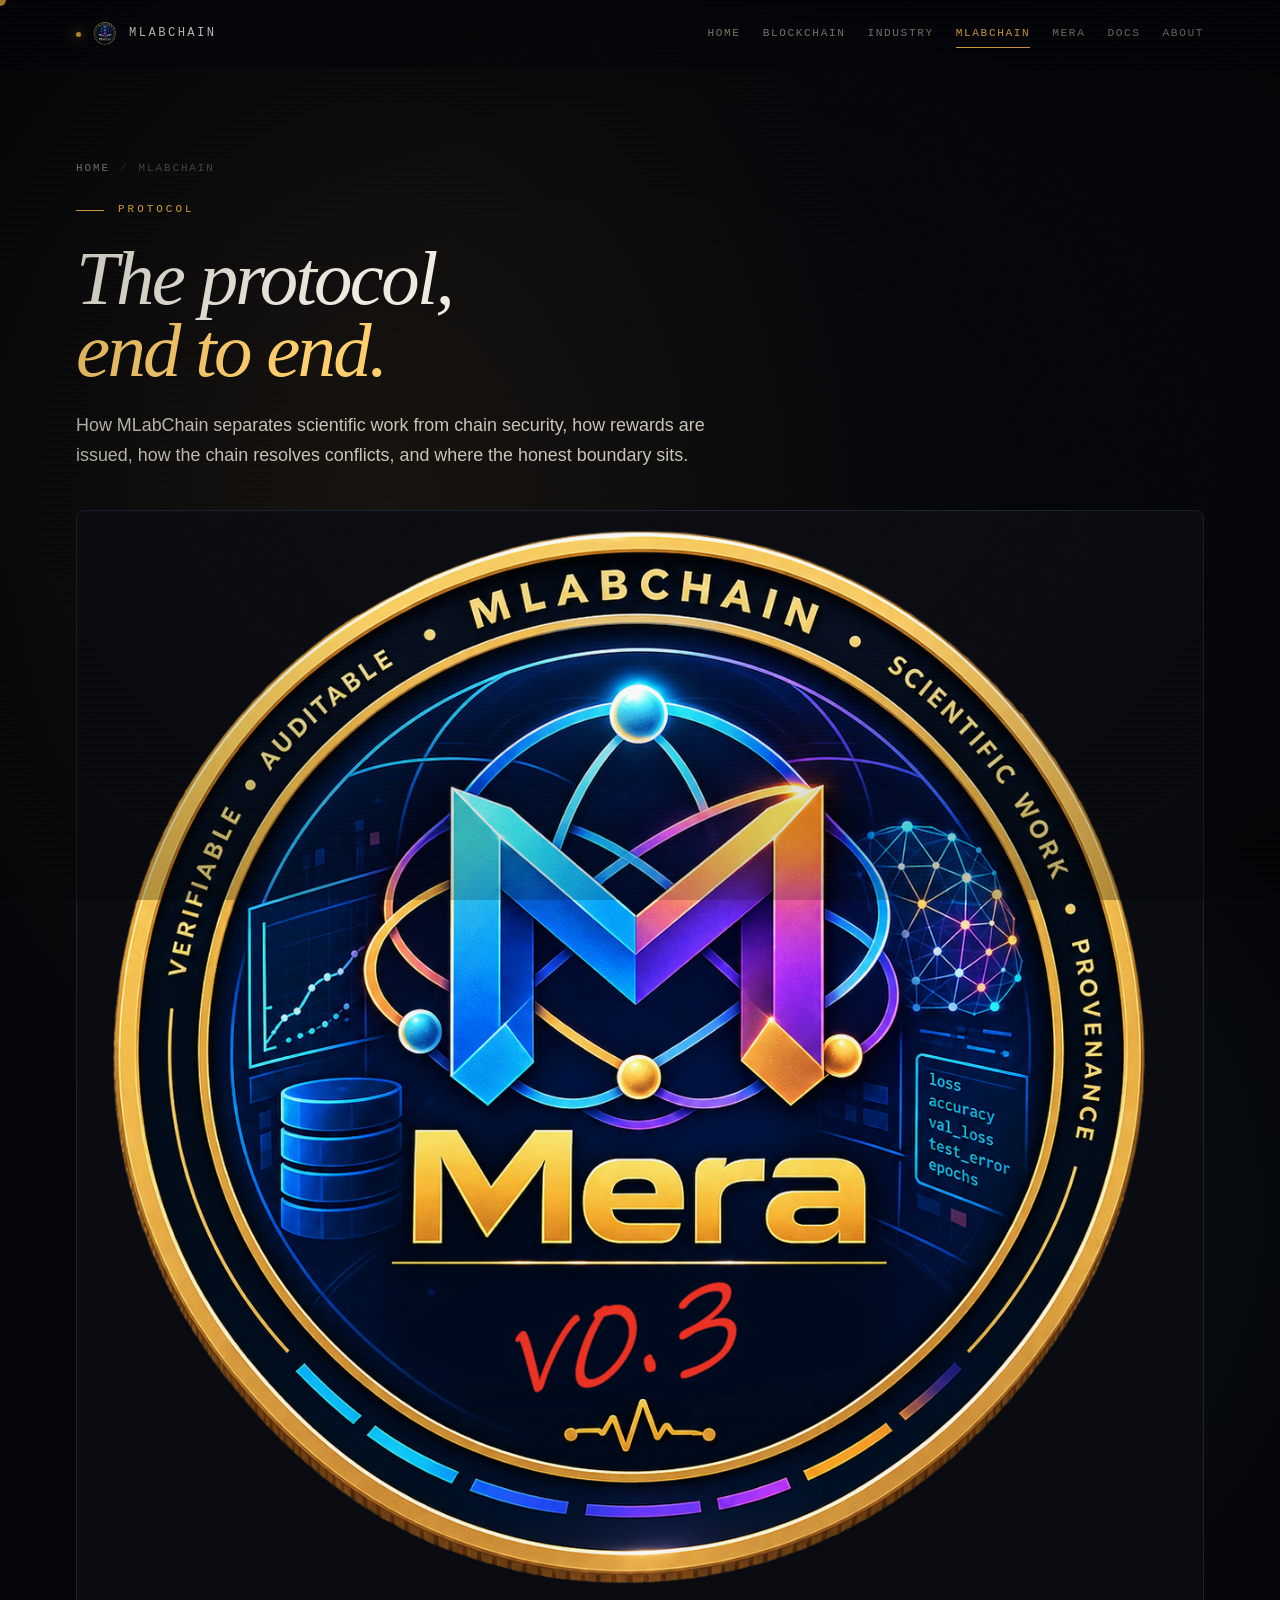
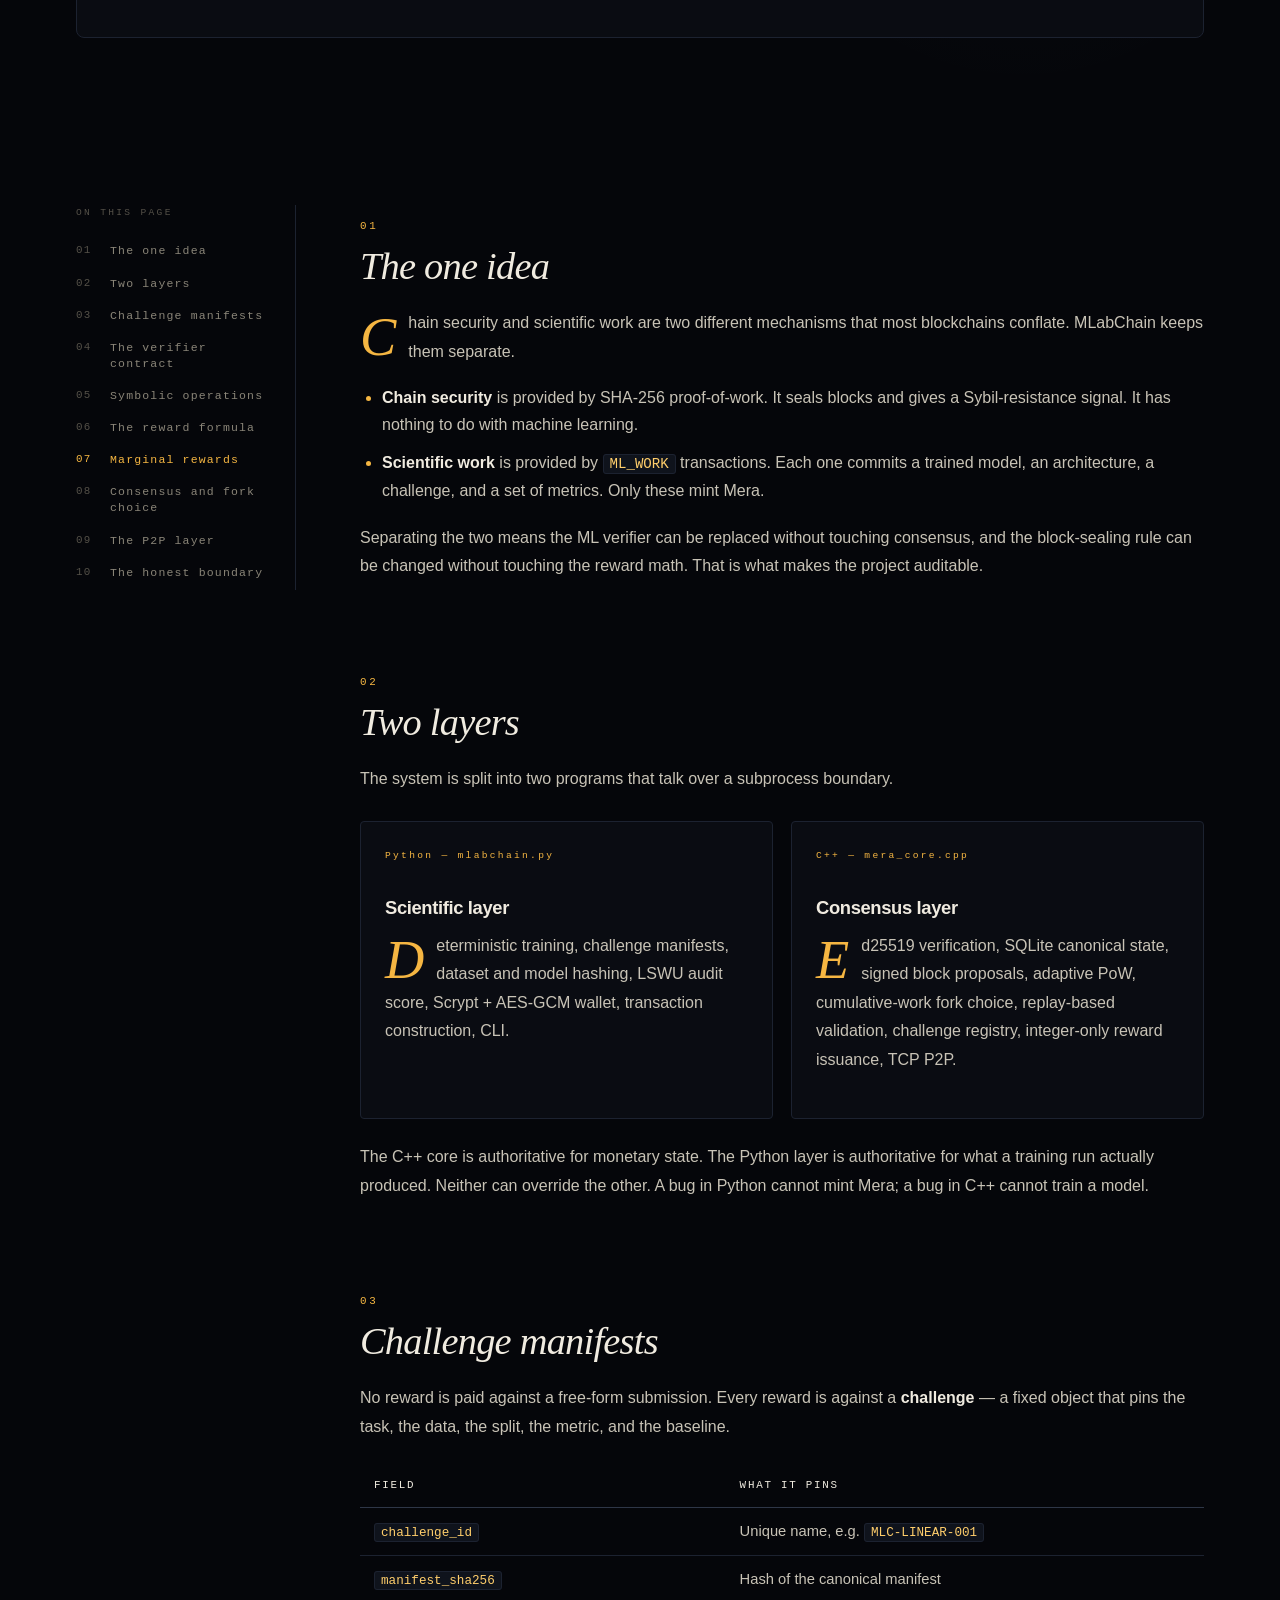
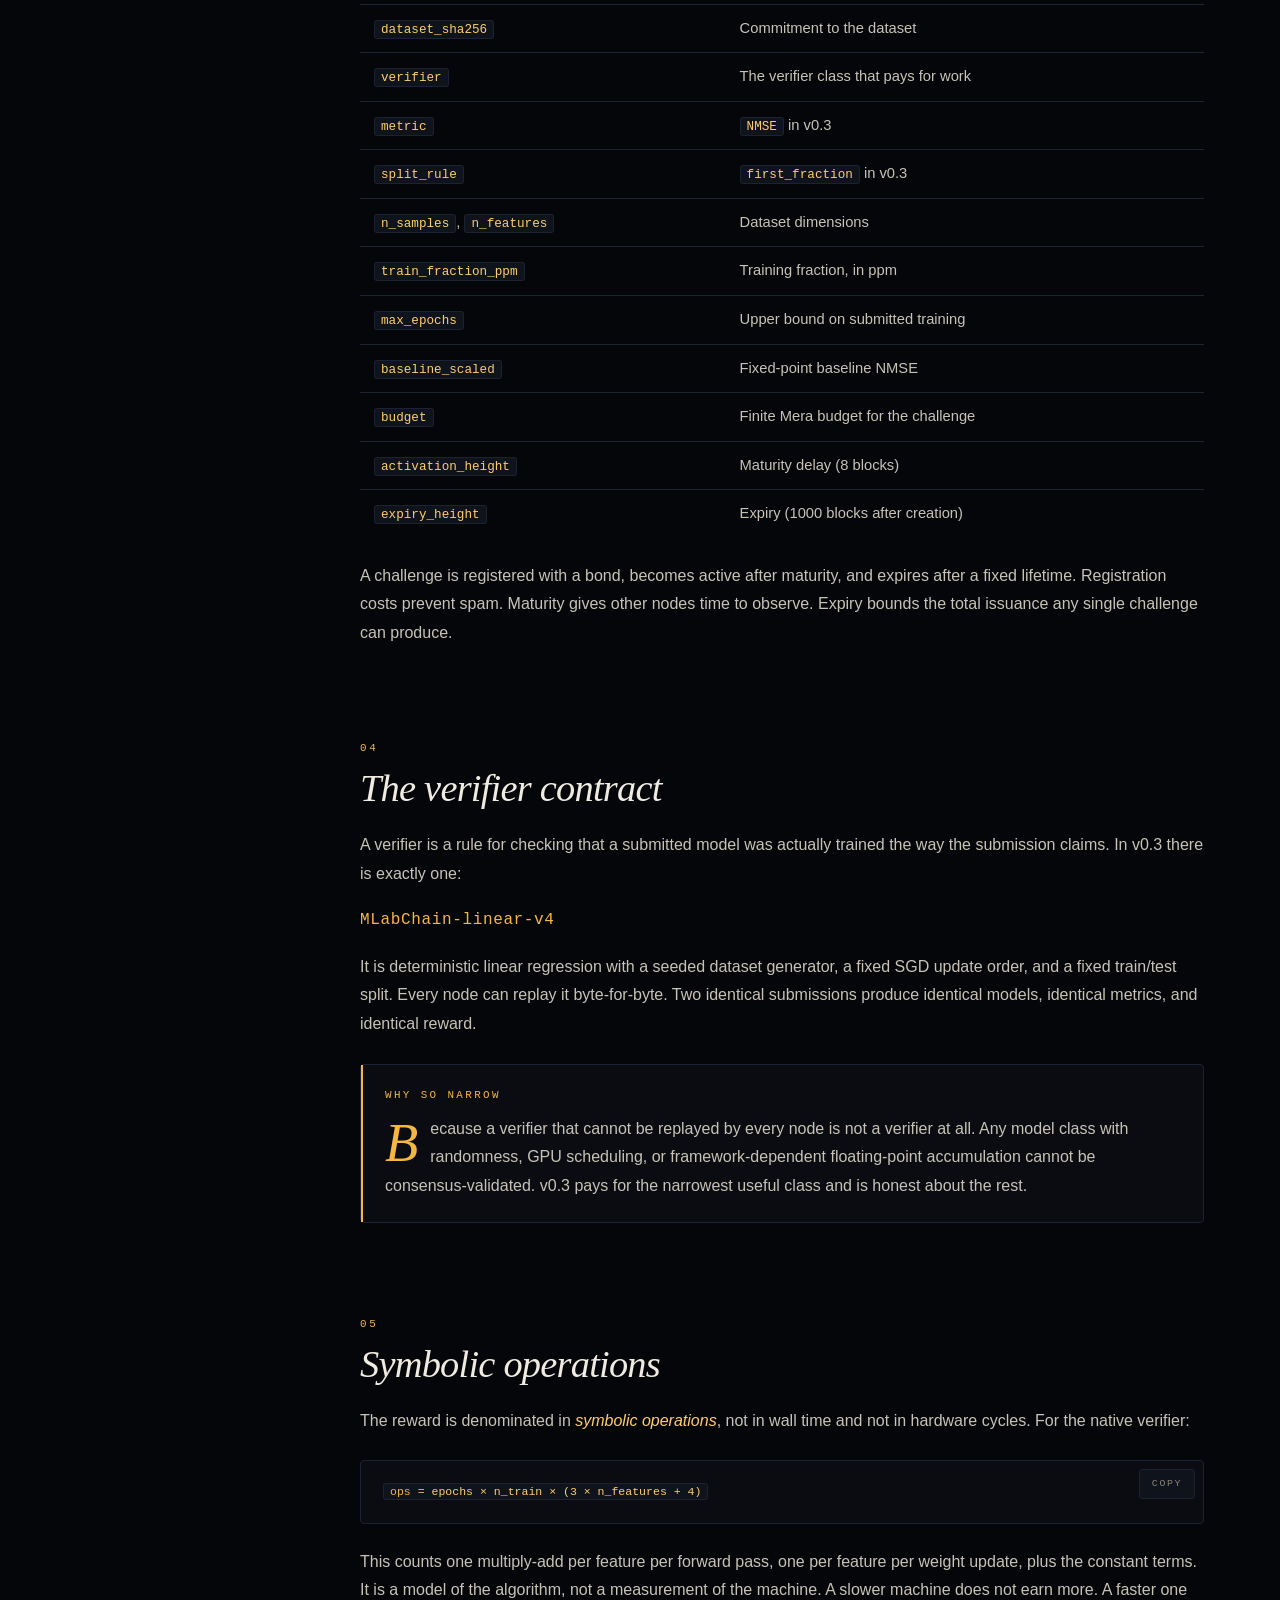
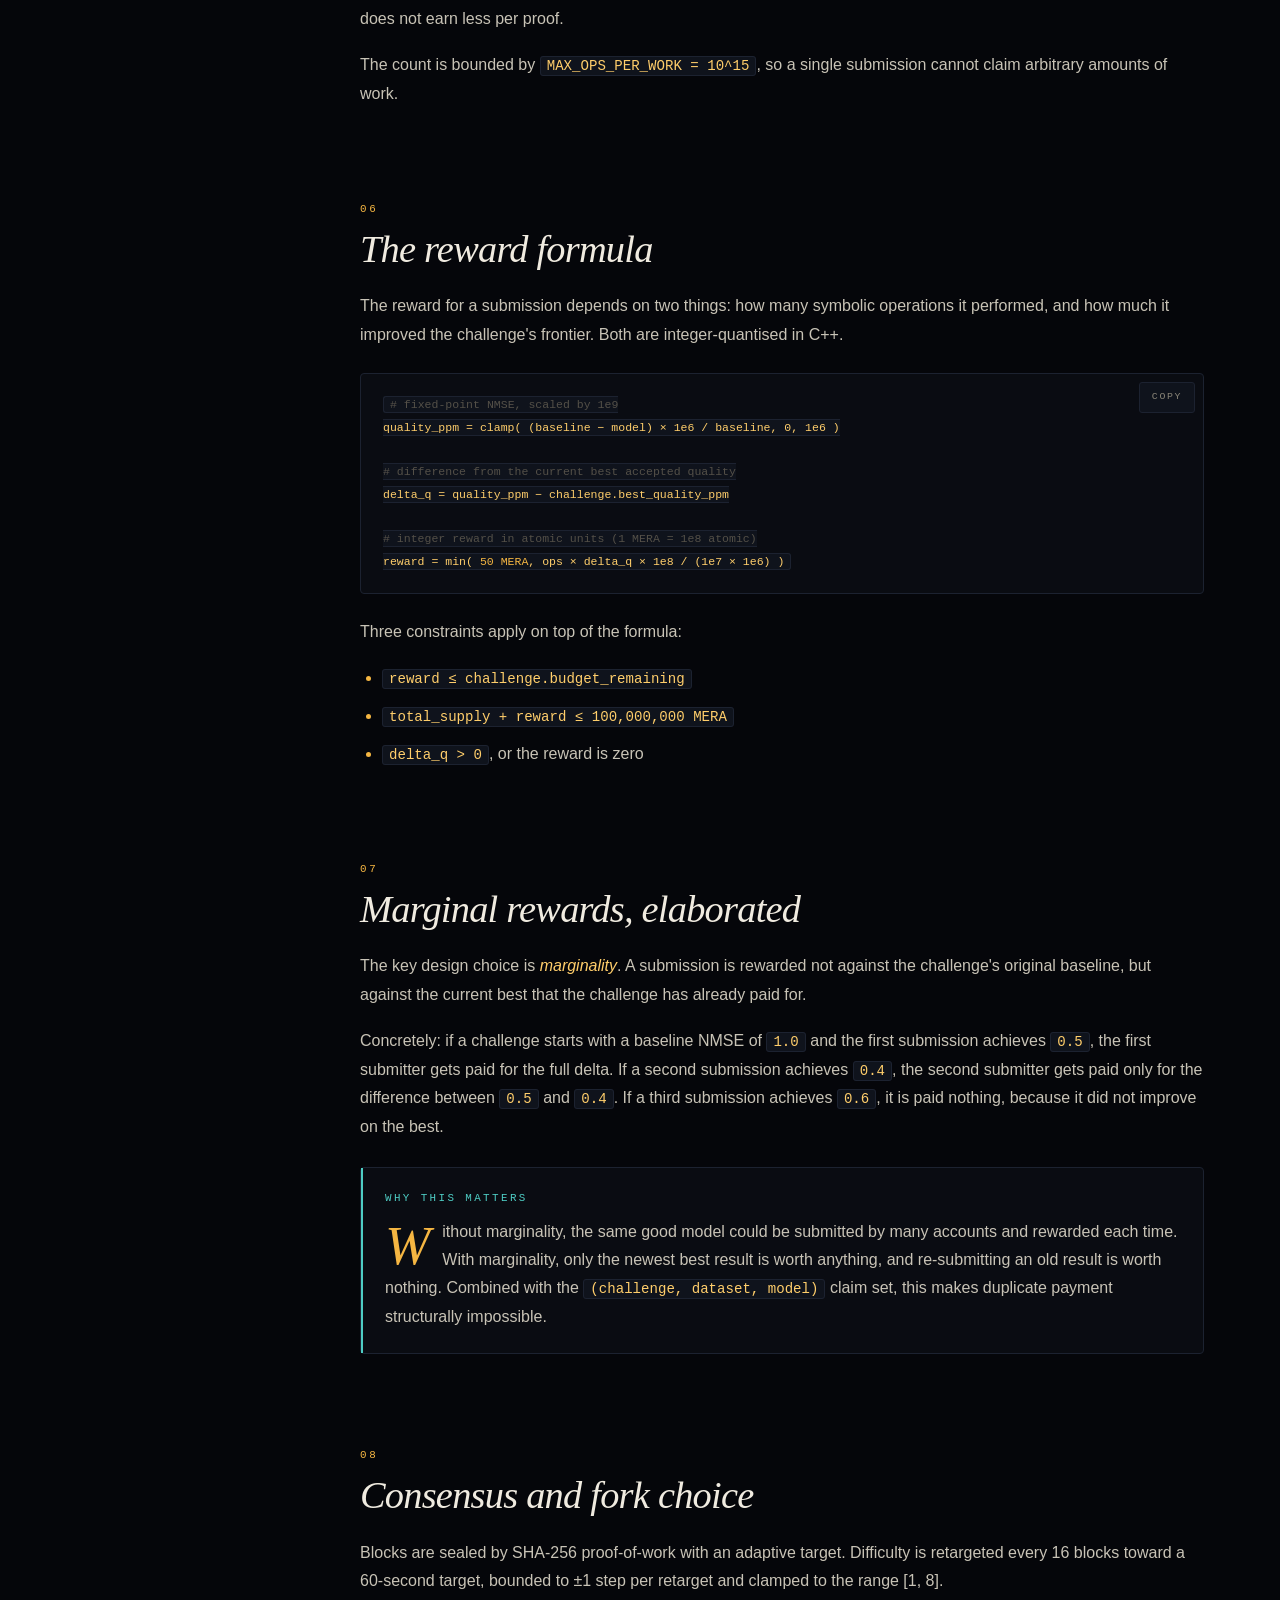
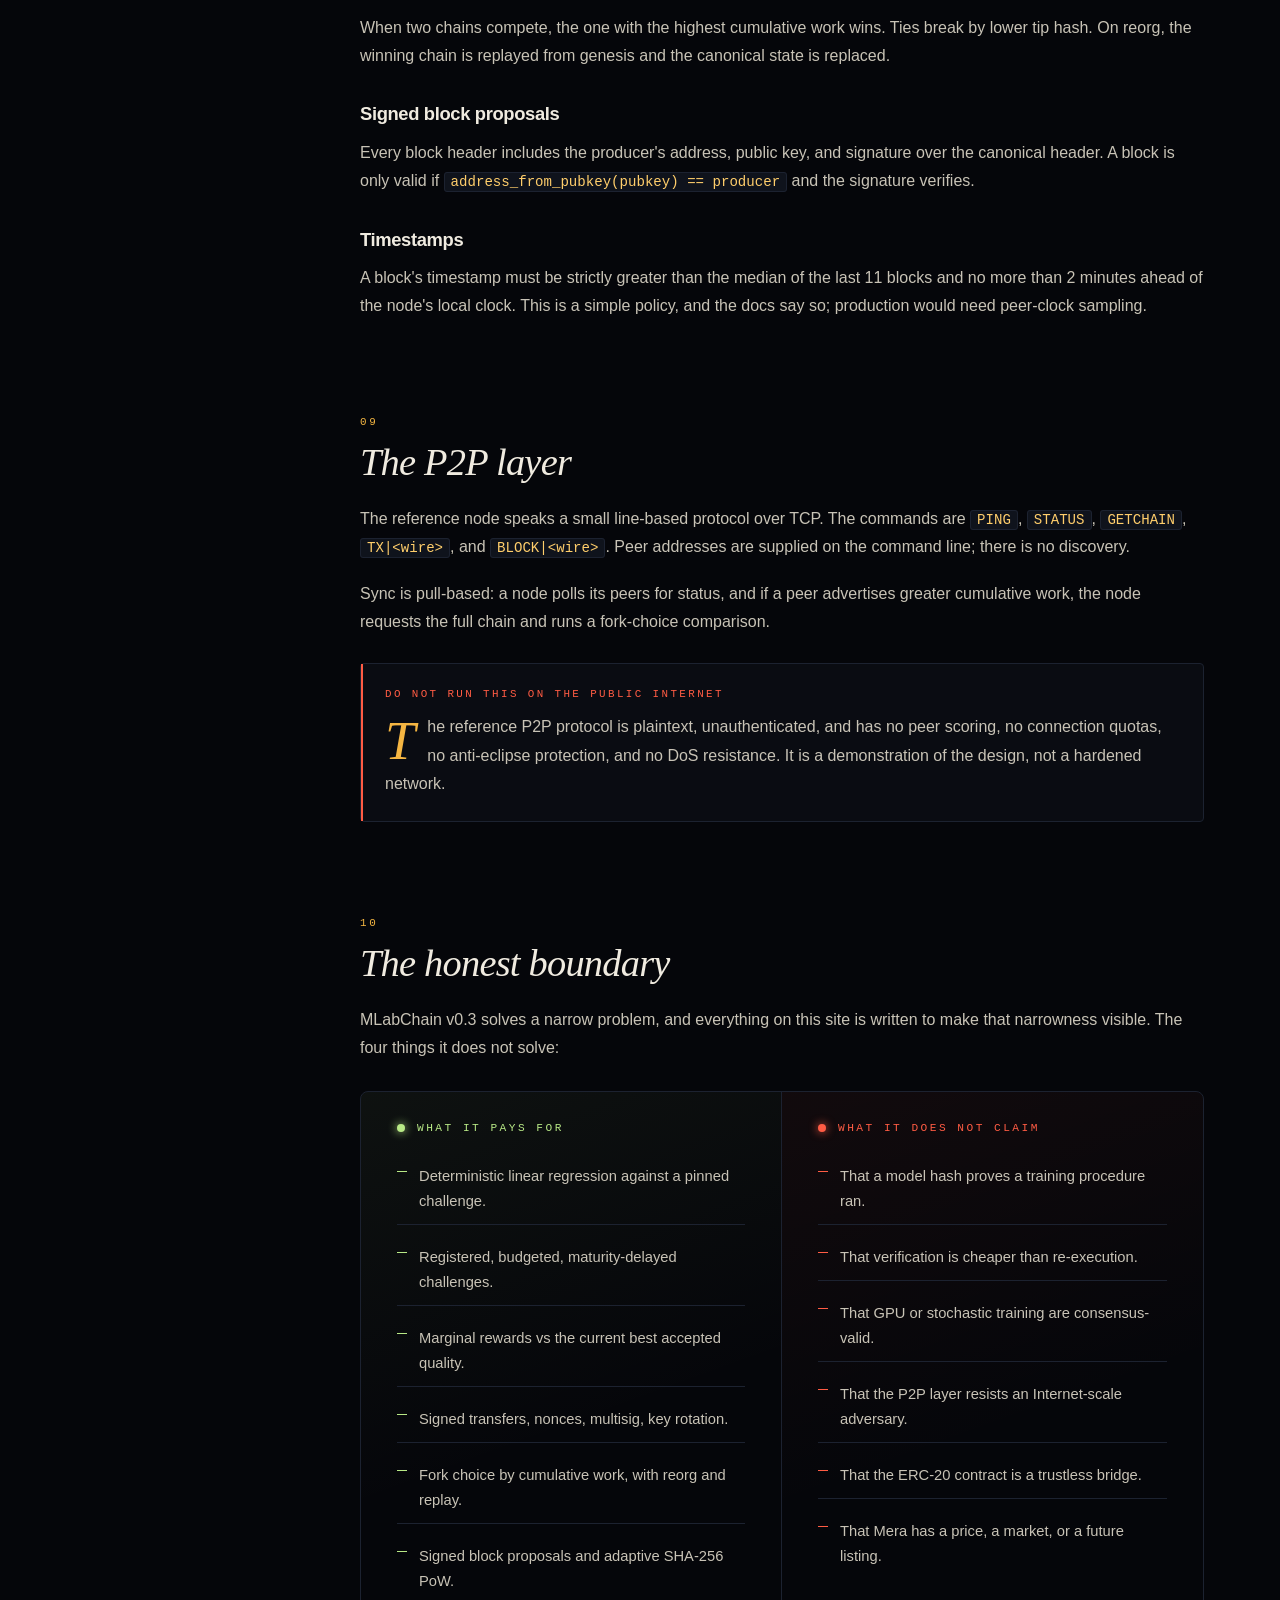
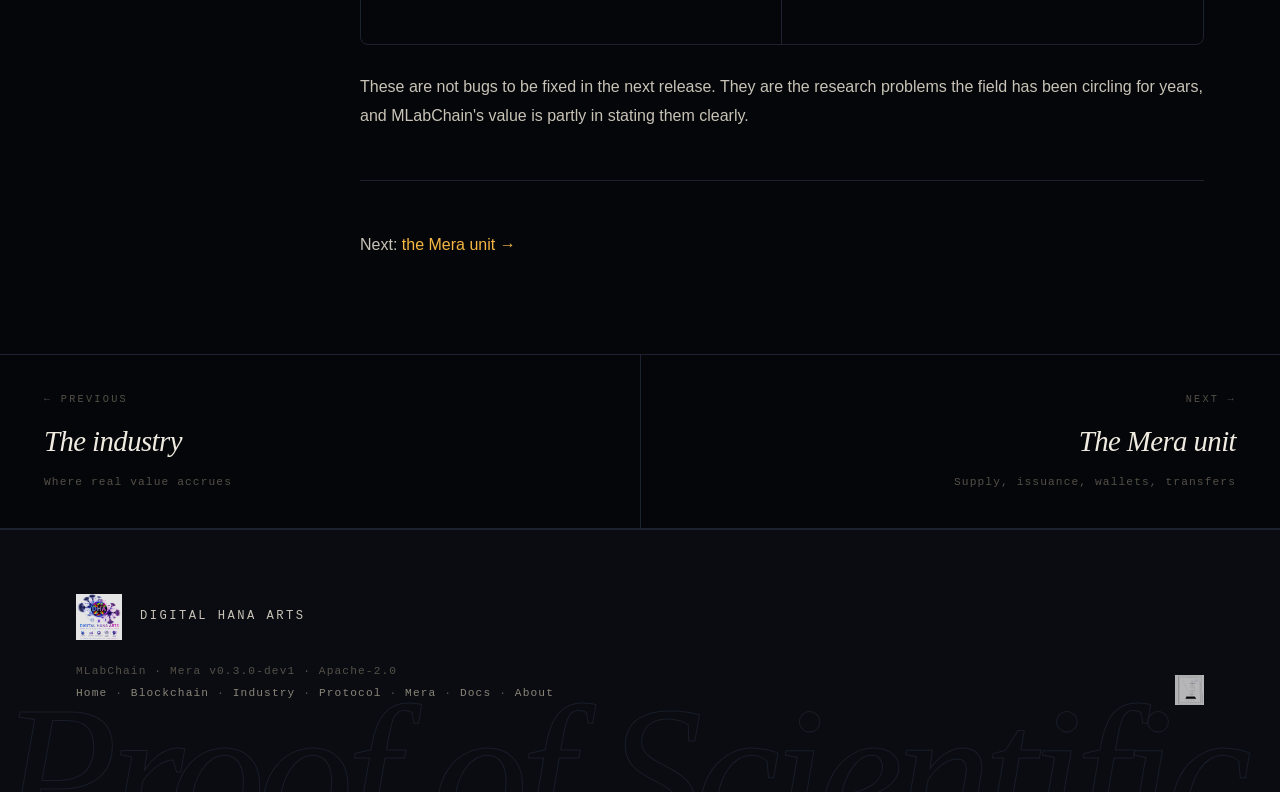
<file: mlabchain.html>
<!DOCTYPE html>
<html lang="en">
<head>
<meta charset="utf-8">
<meta name="viewport" content="width=device-width, initial-scale=1">
<title>MLabChain in detail — MLabChain</title>
<meta name="description" content="Two-layer architecture, challenge manifests, verifier contract, symbolic operations, marginal rewards, fork choice, and the honest boundary of MLabChain v0.3.">
<meta name="theme-color" content="#05060a">
<link rel="icon" type="image/png" href="assets/mlabchain.png">
<link rel="stylesheet" href="assets/site.css">
</head>
<body>

<div class="cursor" id="cursor"></div>

<nav class="nav" id="nav">
  <div class="nav-in">
    <a class="brand" href="index.html">
      <span class="pulse"></span><img src="assets/mlabchain.png" alt="">MLabChain
    </a>
    <div class="nav-menu">
      <a href="index.html">Home</a>
      <a href="blockchain.html">Blockchain</a>
      <a href="industry.html">Industry</a>
      <a href="mlabchain.html" class="active">MLabChain</a>
      <a href="mera.html">Mera</a>
      <a href="docs.html">Docs</a>
      <a href="about.html">About</a>
    </div>
    <button class="nav-toggle" aria-label="Menu"><span></span></button>
    <div class="nav-prog" id="navProg"></div>
  </div>
</nav>

<header class="page-hero">
  <div class="wrap page-hero-in">
    <nav class="crumbs">
      <a href="index.html">Home</a><span class="sep">/</span><span>MLabChain</span>
    </nav>
    <div class="eyebrow rev">Protocol</div>
    <h1 class="h1 rev d1">The protocol,<br><em>end to end.</em></h1>
    <p class="lede rev d2" style="margin-top:24px">
      How MLabChain separates scientific work from chain security, how
      rewards are issued, how the chain resolves conflicts, and where the
      honest boundary sits.
    </p>
    <div class="page-hero-banner rev d3">
      <img src="assets/MERA_v3.png" alt="Mera v0.3.0">
    </div>
  </div>
</header>

<div class="article">
  <aside class="article-toc rev">
    <div class="lbl">On this page</div>
    <ol>
      <li><a href="#idea">The one idea</a></li>
      <li><a href="#architecture">Two layers</a></li>
      <li><a href="#challenge">Challenge manifests</a></li>
      <li><a href="#verifier">The verifier contract</a></li>
      <li><a href="#operations">Symbolic operations</a></li>
      <li><a href="#reward">The reward formula</a></li>
      <li><a href="#marginal">Marginal rewards</a></li>
      <li><a href="#consensus">Consensus and fork choice</a></li>
      <li><a href="#p2p">The P2P layer</a></li>
      <li><a href="#boundary">The honest boundary</a></li>
    </ol>
  </aside>

  <article class="article-body">

    <h2 id="idea"><span class="num">01</span>The one idea</h2>
    <p>
      Chain security and scientific work are two different mechanisms that
      most blockchains conflate. MLabChain keeps them separate.
    </p>
    <ul>
      <li><strong>Chain security</strong> is provided by SHA-256 proof-of-work. It seals blocks and gives a Sybil-resistance signal. It has nothing to do with machine learning.</li>
      <li><strong>Scientific work</strong> is provided by <code>ML_WORK</code> transactions. Each one commits a trained model, an architecture, a challenge, and a set of metrics. Only these mint Mera.</li>
    </ul>
    <p>
      Separating the two means the ML verifier can be replaced without
      touching consensus, and the block-sealing rule can be changed without
      touching the reward math. That is what makes the project auditable.
    </p>

    <h2 id="architecture"><span class="num">02</span>Two layers</h2>
    <p>
      The system is split into two programs that talk over a subprocess
      boundary.
    </p>

    <div class="grid g2" style="margin-top:28px">
      <div class="card">
        <span class="idx">Python — mlabchain.py</span>
        <h3>Scientific layer</h3>
        <p>
          Deterministic training, challenge manifests, dataset and model
          hashing, LSWU audit score, Scrypt + AES-GCM wallet, transaction
          construction, CLI.
        </p>
      </div>
      <div class="card">
        <span class="idx">C++ — mera_core.cpp</span>
        <h3>Consensus layer</h3>
        <p>
          Ed25519 verification, SQLite canonical state, signed block
          proposals, adaptive PoW, cumulative-work fork choice,
          replay-based validation, challenge registry, integer-only
          reward issuance, TCP P2P.
        </p>
      </div>
    </div>

    <p style="margin-top:24px">
      The C++ core is authoritative for monetary state. The Python layer is
      authoritative for what a training run actually produced. Neither can
      override the other. A bug in Python cannot mint Mera; a bug in C++
      cannot train a model.
    </p>

    <h2 id="challenge"><span class="num">03</span>Challenge manifests</h2>
    <p>
      No reward is paid against a free-form submission. Every reward is
      against a <strong>challenge</strong> — a fixed object that pins the
      task, the data, the split, the metric, and the baseline.
    </p>

    <div class="table-wrap">
      <table>
        <thead>
          <tr><th>Field</th><th>What it pins</th></tr>
        </thead>
        <tbody>
          <tr><td><code>challenge_id</code></td><td>Unique name, e.g. <code>MLC-LINEAR-001</code></td></tr>
          <tr><td><code>manifest_sha256</code></td><td>Hash of the canonical manifest</td></tr>
          <tr><td><code>dataset_sha256</code></td><td>Commitment to the dataset</td></tr>
          <tr><td><code>verifier</code></td><td>The verifier class that pays for work</td></tr>
          <tr><td><code>metric</code></td><td><code>NMSE</code> in v0.3</td></tr>
          <tr><td><code>split_rule</code></td><td><code>first_fraction</code> in v0.3</td></tr>
          <tr><td><code>n_samples</code>, <code>n_features</code></td><td>Dataset dimensions</td></tr>
          <tr><td><code>train_fraction_ppm</code></td><td>Training fraction, in ppm</td></tr>
          <tr><td><code>max_epochs</code></td><td>Upper bound on submitted training</td></tr>
          <tr><td><code>baseline_scaled</code></td><td>Fixed-point baseline NMSE</td></tr>
          <tr><td><code>budget</code></td><td>Finite Mera budget for the challenge</td></tr>
          <tr><td><code>activation_height</code></td><td>Maturity delay (8 blocks)</td></tr>
          <tr><td><code>expiry_height</code></td><td>Expiry (1000 blocks after creation)</td></tr>
        </tbody>
      </table>
    </div>

    <p>
      A challenge is registered with a bond, becomes active after maturity,
      and expires after a fixed lifetime. Registration costs prevent spam.
      Maturity gives other nodes time to observe. Expiry bounds the total
      issuance any single challenge can produce.
    </p>

    <h2 id="verifier"><span class="num">04</span>The verifier contract</h2>
    <p>
      A verifier is a rule for checking that a submitted model was actually
      trained the way the submission claims. In v0.3 there is exactly one:
    </p>
    <p style="font-family:var(--mono);color:var(--amber);letter-spacing:.04em">
      MLabChain-linear-v4
    </p>
    <p>
      It is deterministic linear regression with a seeded dataset generator,
      a fixed SGD update order, and a fixed train/test split. Every node can
      replay it byte-for-byte. Two identical submissions produce identical
      models, identical metrics, and identical reward.
    </p>

    <div class="callout warn">
      <div class="ttl">Why so narrow</div>
      <p>
        Because a verifier that cannot be replayed by every node is not a
        verifier at all. Any model class with randomness, GPU scheduling,
        or framework-dependent floating-point accumulation cannot be
        consensus-validated. v0.3 pays for the narrowest useful class and
        is honest about the rest.
      </p>
    </div>

    <h2 id="operations"><span class="num">05</span>Symbolic operations</h2>
    <p>
      The reward is denominated in <em>symbolic operations</em>, not in wall
      time and not in hardware cycles. For the native verifier:
    </p>

<pre><code><span class="k">ops</span> = epochs × n_train × (3 × n_features + 4)</code></pre>

    <p>
      This counts one multiply-add per feature per forward pass, one per
      feature per weight update, plus the constant terms. It is a model of
      the algorithm, not a measurement of the machine. A slower machine does
      not earn more. A faster one does not earn less per proof.
    </p>

    <p>
      The count is bounded by <code>MAX_OPS_PER_WORK = 10^15</code>, so a
      single submission cannot claim arbitrary amounts of work.
    </p>

    <h2 id="reward"><span class="num">06</span>The reward formula</h2>
    <p>
      The reward for a submission depends on two things: how many symbolic
      operations it performed, and how much it improved the challenge's
      frontier. Both are integer-quantised in C++.
    </p>

<pre><code><span class="c"># fixed-point NMSE, scaled by 1e9</span>
quality_ppm = clamp( (baseline − model) × 1e6 / baseline, 0, 1e6 )

<span class="c"># difference from the current best accepted quality</span>
delta_q = quality_ppm − challenge.best_quality_ppm

<span class="c"># integer reward in atomic units (1 MERA = 1e8 atomic)</span>
reward = min( <span class="k">50 MERA</span>, ops × delta_q × 1e8 / (1e7 × 1e6) )</code></pre>

    <p>
      Three constraints apply on top of the formula:
    </p>
    <ul>
      <li><code>reward ≤ challenge.budget_remaining</code></li>
      <li><code>total_supply + reward ≤ 100,000,000 MERA</code></li>
      <li><code>delta_q > 0</code>, or the reward is zero</li>
    </ul>

    <h2 id="marginal"><span class="num">07</span>Marginal rewards, elaborated</h2>
    <p>
      The key design choice is <em>marginality</em>. A submission is rewarded
      not against the challenge's original baseline, but against the current
      best that the challenge has already paid for.
    </p>
    <p>
      Concretely: if a challenge starts with a baseline NMSE of <code>1.0</code>
      and the first submission achieves <code>0.5</code>, the first
      submitter gets paid for the full delta. If a second submission
      achieves <code>0.4</code>, the second submitter gets paid only for
      the difference between <code>0.5</code> and <code>0.4</code>. If a
      third submission achieves <code>0.6</code>, it is paid nothing,
      because it did not improve on the best.
    </p>

    <div class="callout info">
      <div class="ttl">Why this matters</div>
      <p>
        Without marginality, the same good model could be submitted by
        many accounts and rewarded each time. With marginality, only the
        newest best result is worth anything, and re-submitting an old
        result is worth nothing. Combined with the <code>(challenge,
        dataset, model)</code> claim set, this makes duplicate payment
        structurally impossible.
      </p>
    </div>

    <h2 id="consensus"><span class="num">08</span>Consensus and fork choice</h2>
    <p>
      Blocks are sealed by SHA-256 proof-of-work with an adaptive target.
      Difficulty is retargeted every 16 blocks toward a 60-second target,
      bounded to ±1 step per retarget and clamped to the range [1, 8].
    </p>
    <p>
      When two chains compete, the one with the highest cumulative work
      wins. Ties break by lower tip hash. On reorg, the winning chain is
      replayed from genesis and the canonical state is replaced.
    </p>

    <h3>Signed block proposals</h3>
    <p>
      Every block header includes the producer's address, public key, and
      signature over the canonical header. A block is only valid if
      <code>address_from_pubkey(pubkey) == producer</code> and the signature
      verifies.
    </p>

    <h3>Timestamps</h3>
    <p>
      A block's timestamp must be strictly greater than the median of the
      last 11 blocks and no more than 2 minutes ahead of the node's local
      clock. This is a simple policy, and the docs say so; production
      would need peer-clock sampling.
    </p>

    <h2 id="p2p"><span class="num">09</span>The P2P layer</h2>
    <p>
      The reference node speaks a small line-based protocol over TCP. The
      commands are <code>PING</code>, <code>STATUS</code>,
      <code>GETCHAIN</code>, <code>TX|&lt;wire&gt;</code>, and
      <code>BLOCK|&lt;wire&gt;</code>. Peer addresses are supplied on the
      command line; there is no discovery.
    </p>
    <p>
      Sync is pull-based: a node polls its peers for status, and if a peer
      advertises greater cumulative work, the node requests the full chain
      and runs a fork-choice comparison.
    </p>

    <div class="callout danger">
      <div class="ttl">Do not run this on the public Internet</div>
      <p>
        The reference P2P protocol is plaintext, unauthenticated, and has
        no peer scoring, no connection quotas, no anti-eclipse protection,
        and no DoS resistance. It is a demonstration of the design, not a
        hardened network.
      </p>
    </div>

    <h2 id="boundary"><span class="num">10</span>The honest boundary</h2>
    <p>
      MLabChain v0.3 solves a narrow problem, and everything on this site is
      written to make that narrowness visible. The four things it does not
      solve:
    </p>

    <div class="split">
      <div class="col yes">
        <h4><span class="dot"></span> What it pays for</h4>
        <ul>
          <li>Deterministic linear regression against a pinned challenge.</li>
          <li>Registered, budgeted, maturity-delayed challenges.</li>
          <li>Marginal rewards vs the current best accepted quality.</li>
          <li>Signed transfers, nonces, multisig, key rotation.</li>
          <li>Fork choice by cumulative work, with reorg and replay.</li>
          <li>Signed block proposals and adaptive SHA-256 PoW.</li>
        </ul>
      </div>
      <div class="col no">
        <h4><span class="dot"></span> What it does not claim</h4>
        <ul>
          <li>That a model hash proves a training procedure ran.</li>
          <li>That verification is cheaper than re-execution.</li>
          <li>That GPU or stochastic training are consensus-valid.</li>
          <li>That the P2P layer resists an Internet-scale adversary.</li>
          <li>That the ERC-20 contract is a trustless bridge.</li>
          <li>That Mera has a price, a market, or a future listing.</li>
        </ul>
      </div>
    </div>

    <p style="margin-top:24px">
      These are not bugs to be fixed in the next release. They are the
      research problems the field has been circling for years, and
      MLabChain's value is partly in stating them clearly.
    </p>

    <hr>

    <p class="muted">
      Next: <a href="mera.html" style="color:var(--amber)">the Mera unit →</a>
    </p>

  </article>
</div>

<div class="pager">
  <a href="industry.html" class="prev">
    <span class="dir">← Previous</span>
    <span class="ttl">The industry</span>
    <span class="sub">Where real value accrues</span>
  </a>
  <a href="mera.html" class="next">
    <span class="dir">Next →</span>
    <span class="ttl">The Mera unit</span>
    <span class="sub">Supply, issuance, wallets, transfers</span>
  </a>
</div>

<footer>
  <div class="foot-in">
    <div>
      <div class="foot-brand">
        <img src="assets/DHA_logo.png" alt="">
        <span class="nm">Digital Hana Arts</span>
      </div>
      <div class="foot-meta">
        MLabChain · Mera v0.3.0-dev1 · Apache-2.0<br>
        <a href="index.html">Home</a> ·
        <a href="blockchain.html">Blockchain</a> ·
        <a href="industry.html">Industry</a> ·
        <a href="mlabchain.html">Protocol</a> ·
        <a href="mera.html">Mera</a> ·
        <a href="docs.html">Docs</a> ·
        <a href="about.html">About</a>
      </div>
    </div>
    <div class="foot-right"><img src="assets/mlabchain_txt.png" alt=""></div>
  </div>
  <div class="foot-tagline">Proof of Scientific Work</div>
</footer>

<script src="assets/site.js" defer></script>
</body>
</html>
</file>
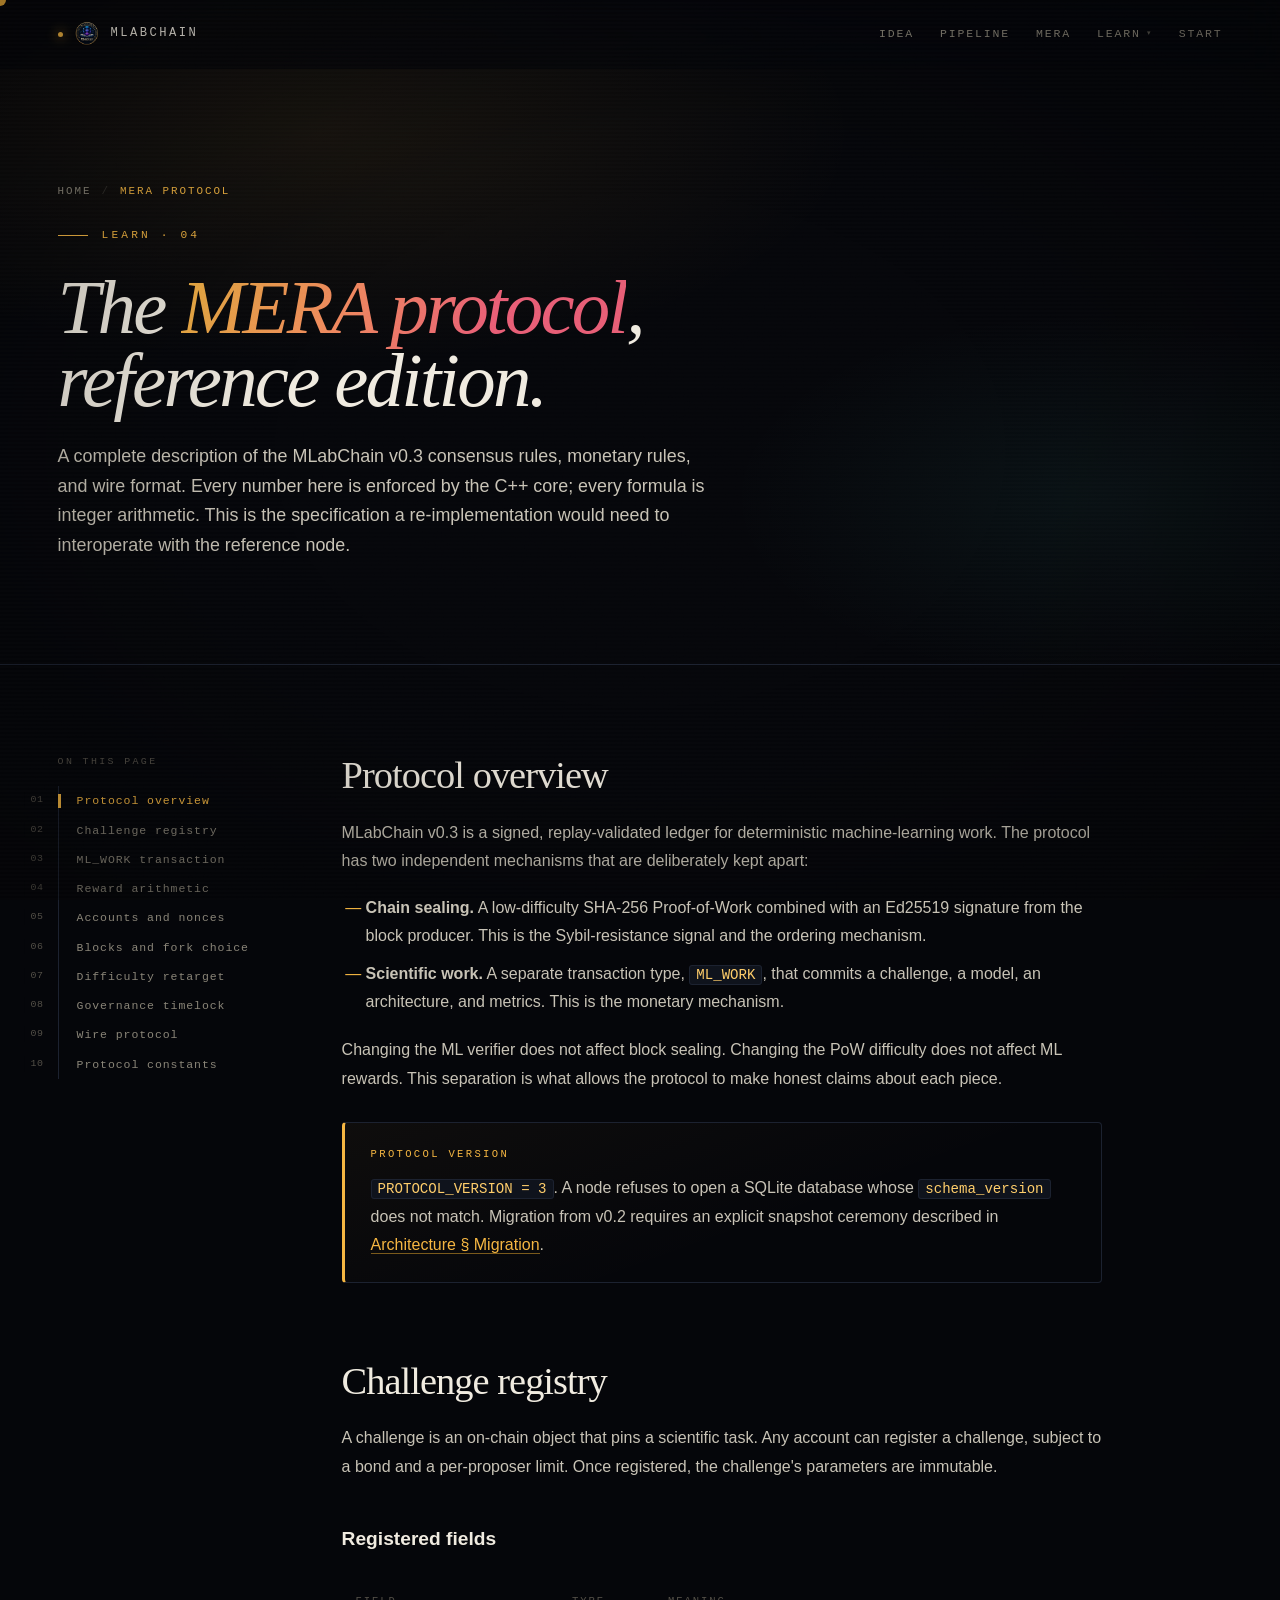
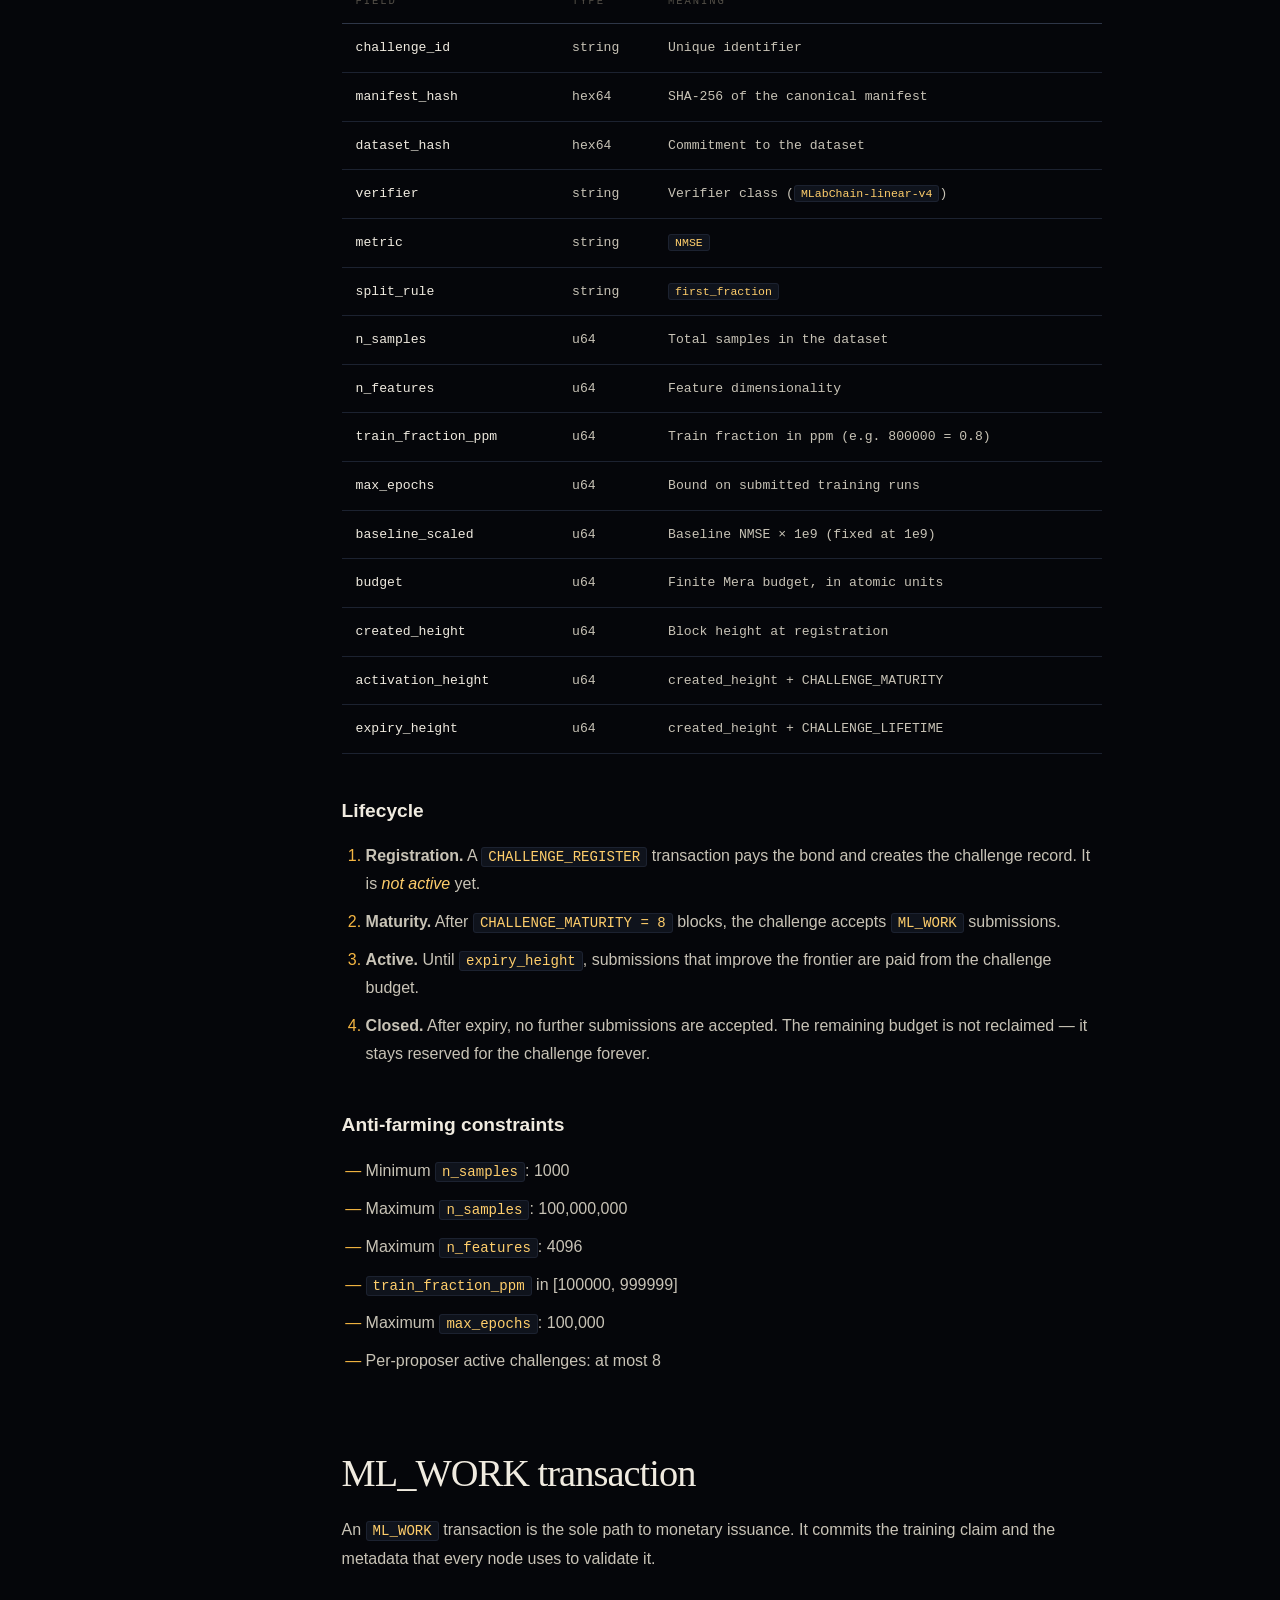
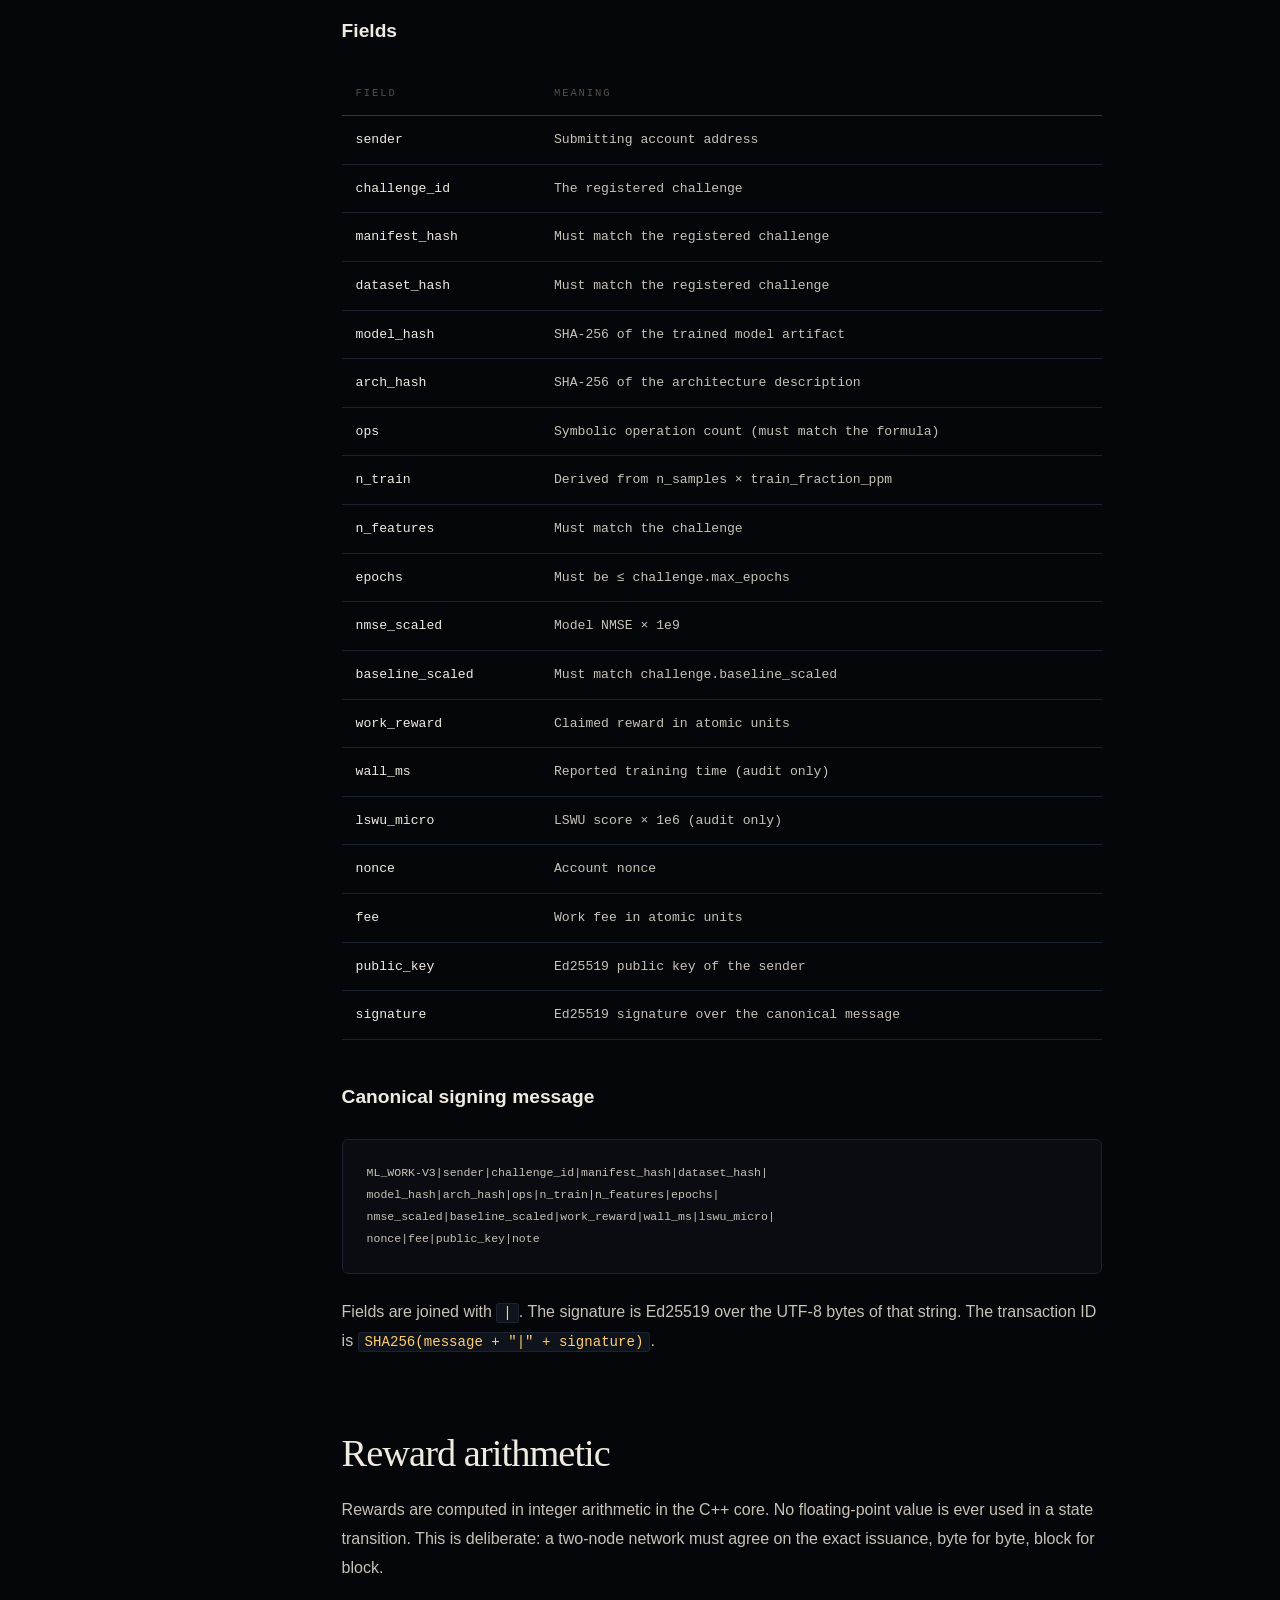
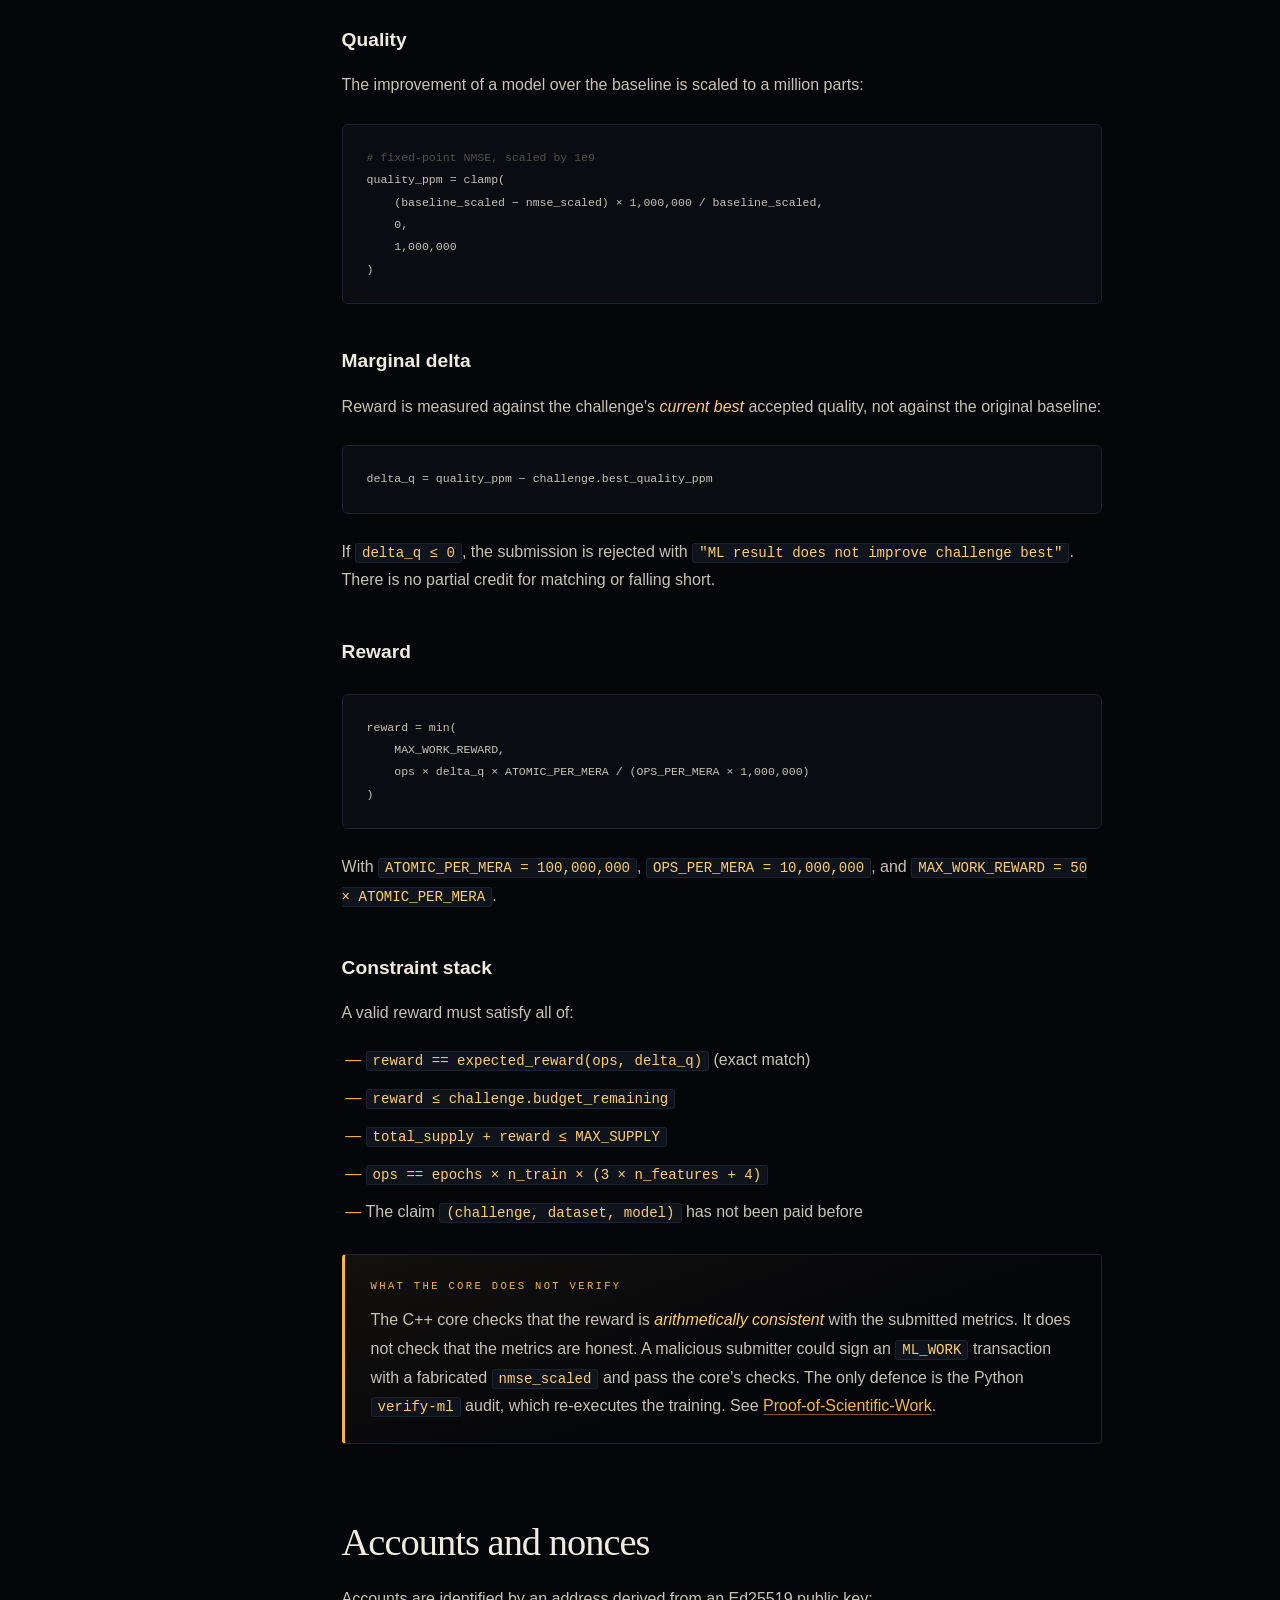
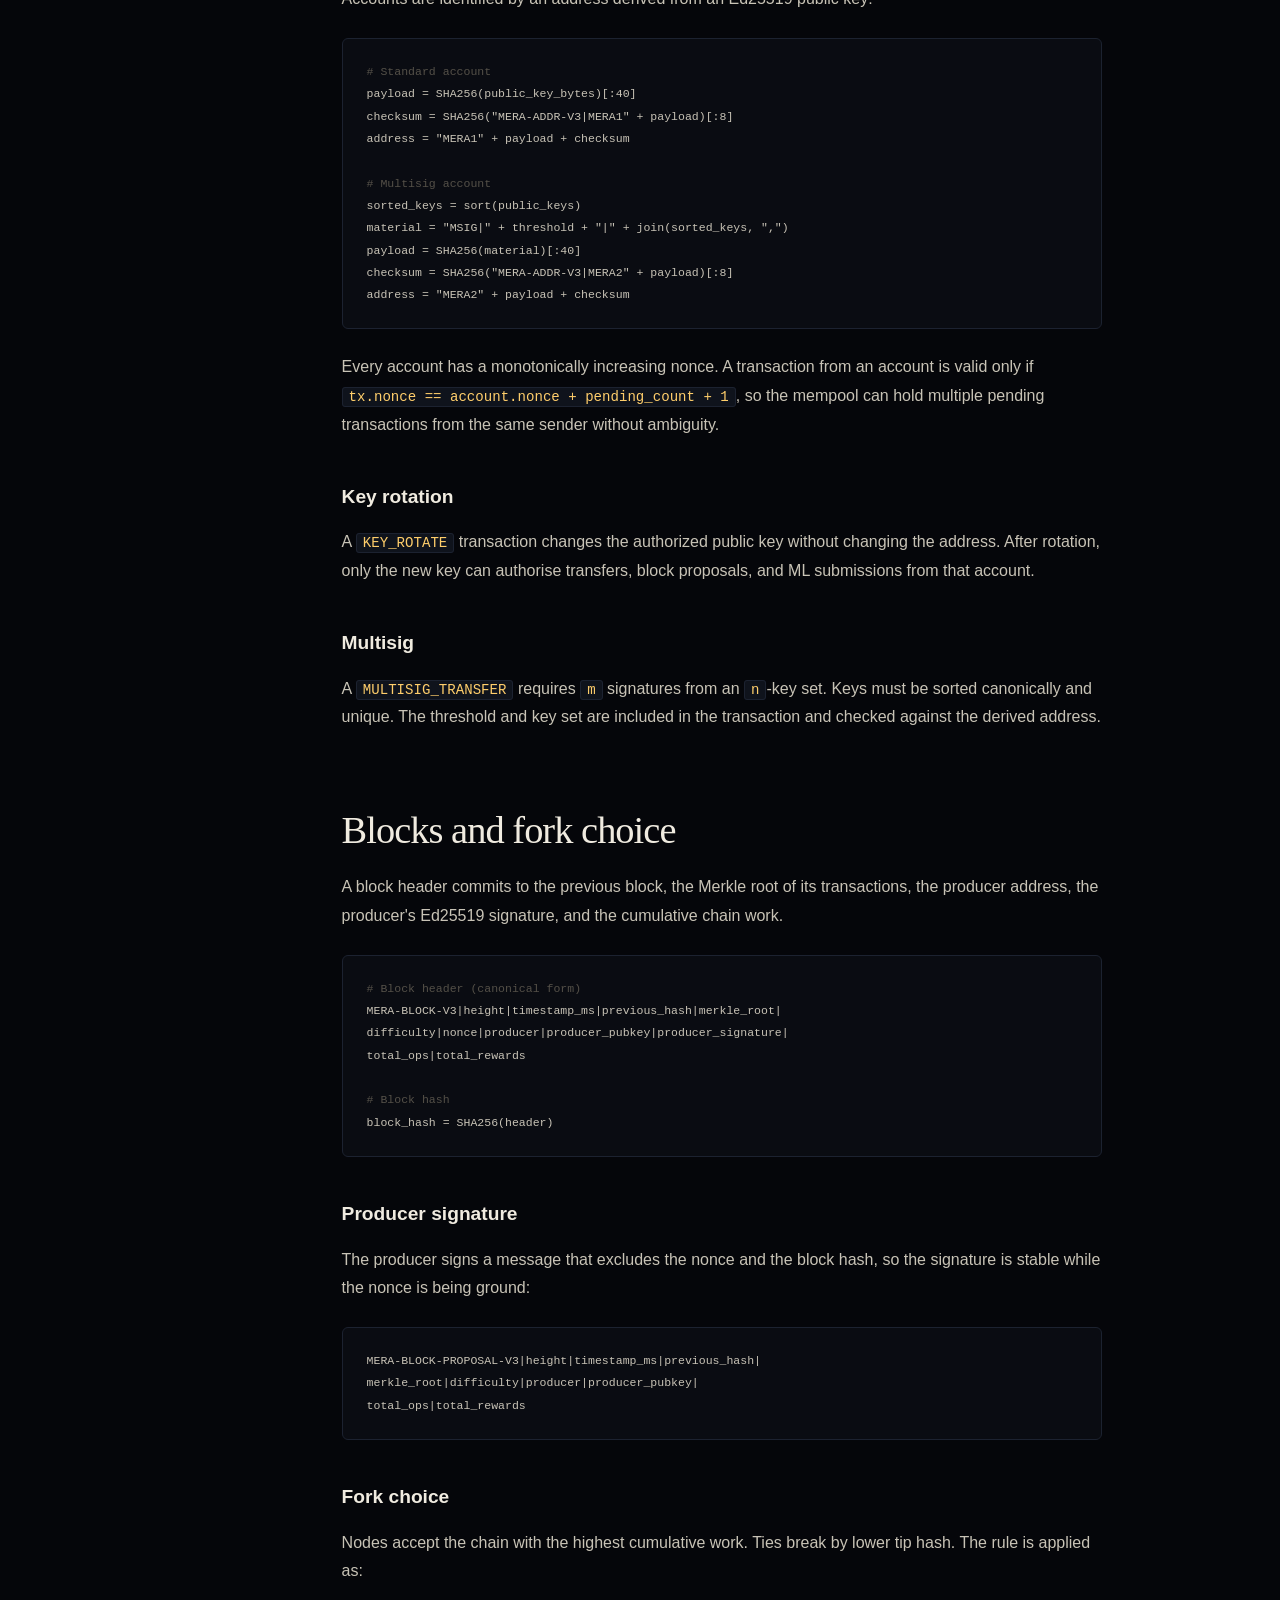
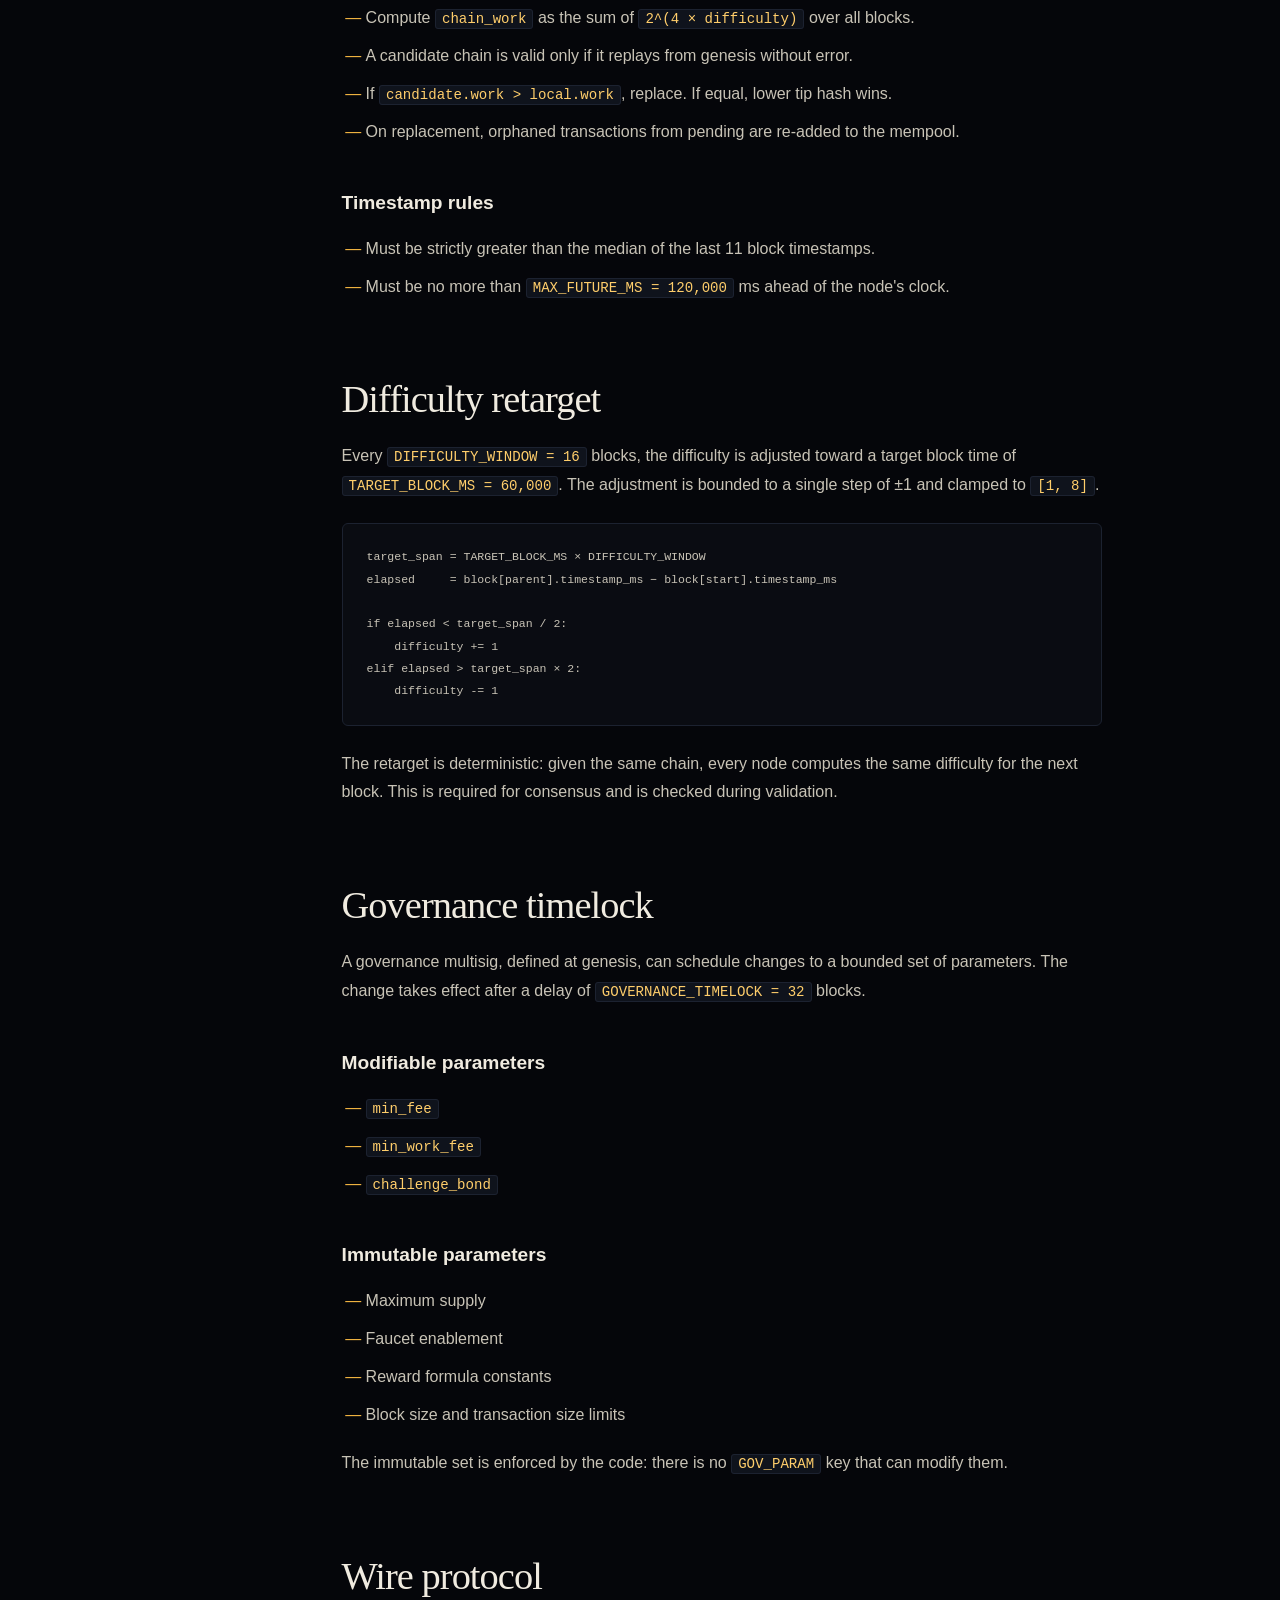
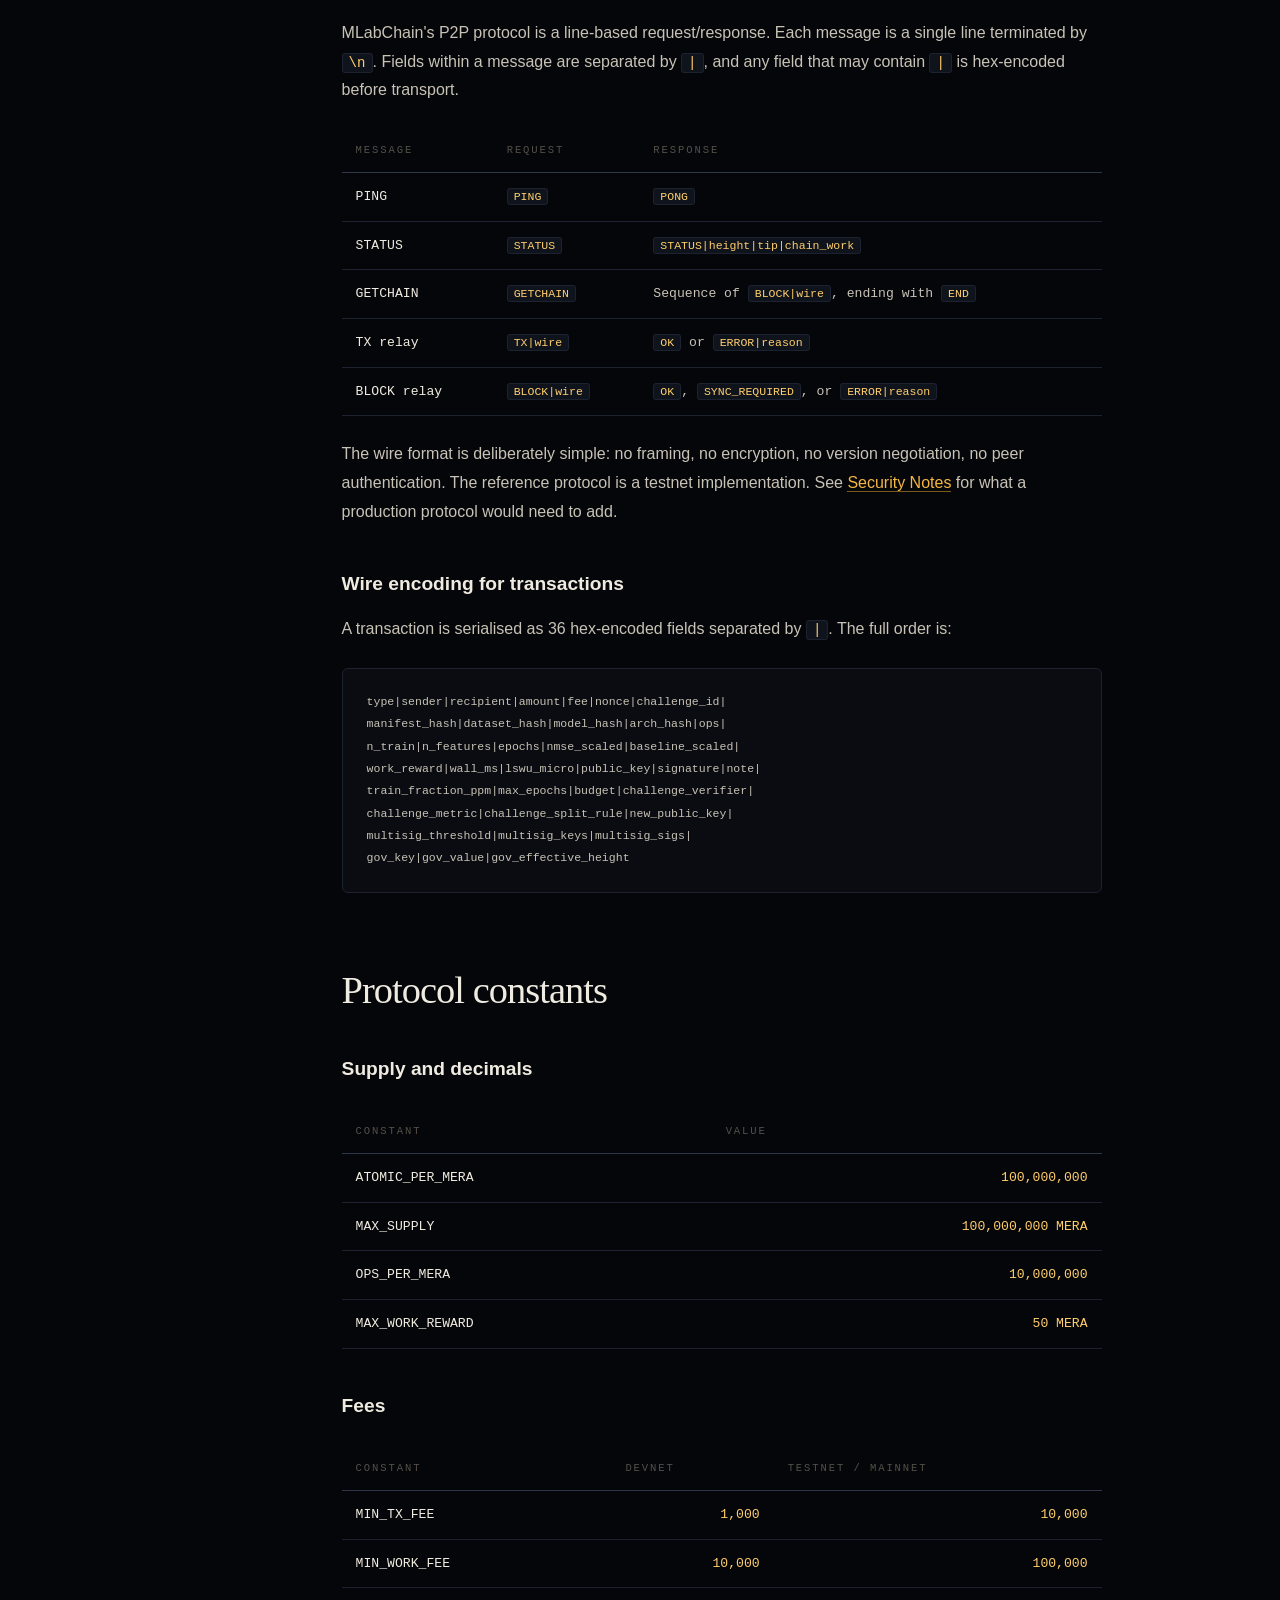
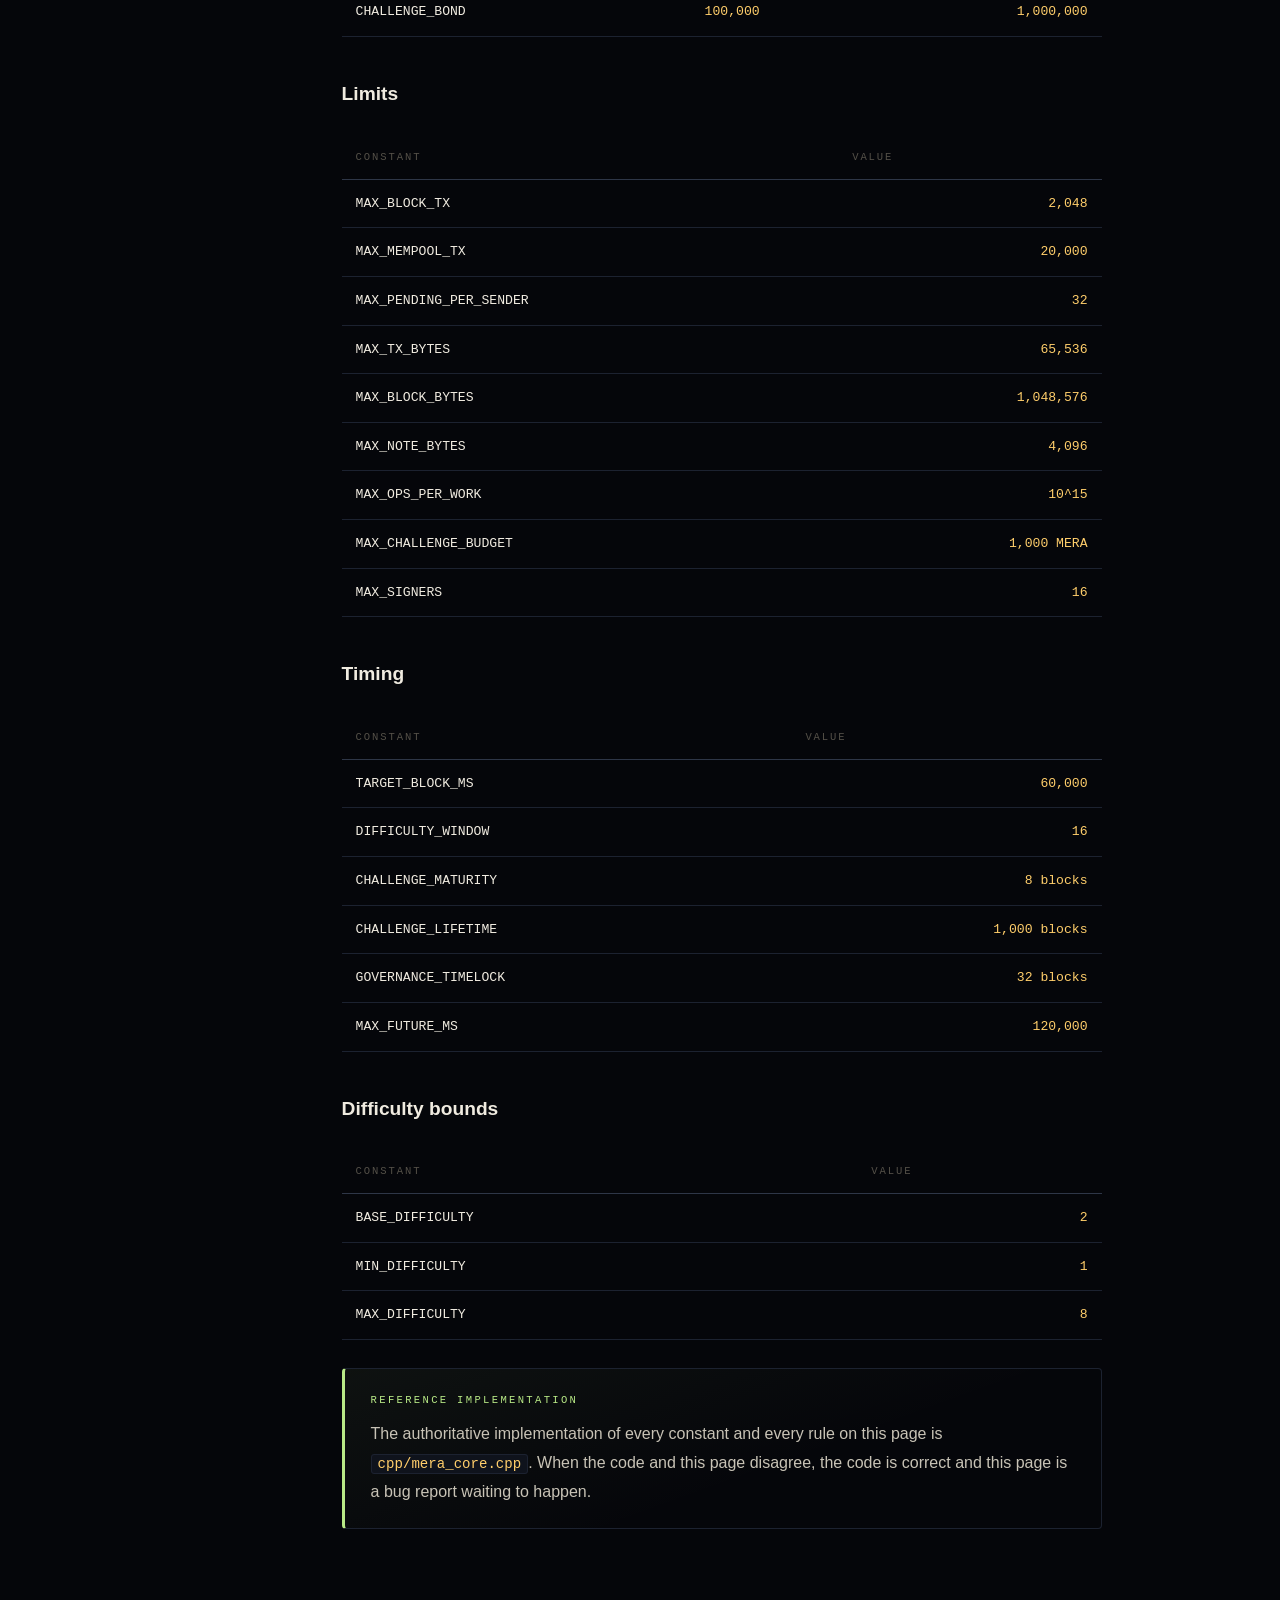
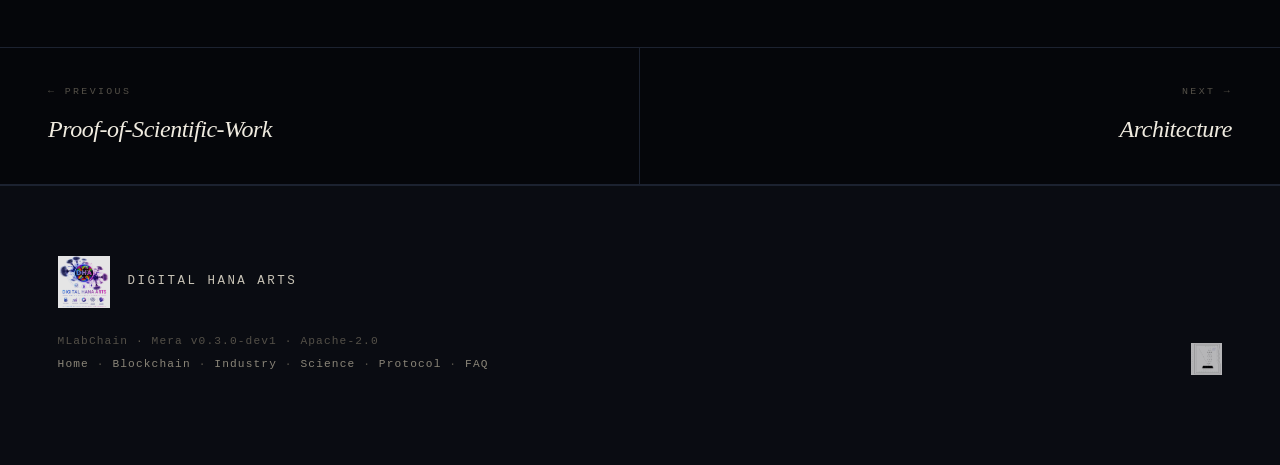
<file: protocol.html>
<!DOCTYPE html>
<html lang="en">
<head>
<meta charset="utf-8">
<meta name="viewport" content="width=device-width, initial-scale=1, viewport-fit=cover">
<title>The MERA Protocol — MLabChain</title>
<meta name="description" content="The MERA protocol reference: challenge registry, ML_WORK transactions, integer reward arithmetic, account model, fork choice, governance, and the wire protocol.">
<meta name="theme-color" content="#05060a">
<link rel="icon" type="image/png" href="assets/mlabchain.png">
<link rel="stylesheet" href="assets/style.css">
</head>
<body>

<div class="cursor" id="cursor"></div>

<nav class="nav" id="nav">
  <div class="nav-in">
    <a class="brand" href="index.html"><span class="pulse"></span><img src="assets/mlabchain.png" alt="">MLabChain</a>
    <div class="nav-menu">
      <a href="index.html#idea">Idea</a>
      <a href="index.html#pipe">Pipeline</a>
      <a href="index.html#mera">Mera</a>
      <div class="nav-drop">
        <button type="button">Learn</button>
        <div class="nav-drop-menu">
          <a href="blockchain.html">Blockchain Primer</a>
          <a href="industry.html">Industry Landscape</a>
          <a href="science.html">Proof-of-Scientific-Work</a>
          <a href="protocol.html" aria-current="page">MERA Protocol</a>
          <a href="architecture.html">Architecture</a>
          <a href="security.html">Security Notes</a>
          <a href="faq.html">FAQ</a>
        </div>
      </div>
      <a href="index.html#start">Start</a>
    </div>
    <div class="nav-prog" id="navProg"></div>
  </div>
</nav>

<header class="page-hero">
  <div class="wrap">
    <nav class="crumbs">
      <a href="index.html">Home</a>
      <span class="sep">/</span>
      <span class="here">MERA Protocol</span>
    </nav>
    <div class="eyebrow">Learn · 04</div>
    <h1 class="page-title">The <em>MERA protocol</em>,<br>reference edition.</h1>
    <p class="page-lede">
      A complete description of the MLabChain v0.3 consensus rules,
      monetary rules, and wire format. Every number here is enforced by
      the C++ core; every formula is integer arithmetic. This is the
      specification a re-implementation would need to interoperate with
      the reference node.
    </p>
  </div>
</header>

<main class="wrap">
  <div class="prose-layout">

    <aside class="toc">
      <h5>On this page</h5>
      <ol>
        <li><a href="#overview">Protocol overview</a></li>
        <li><a href="#challenges">Challenge registry</a></li>
        <li><a href="#mlwork">ML_WORK transaction</a></li>
        <li><a href="#reward">Reward arithmetic</a></li>
        <li><a href="#accounts">Accounts and nonces</a></li>
        <li><a href="#blocks">Blocks and fork choice</a></li>
        <li><a href="#difficulty">Difficulty retarget</a></li>
        <li><a href="#governance">Governance timelock</a></li>
        <li><a href="#wire">Wire protocol</a></li>
        <li><a href="#params">Protocol constants</a></li>
      </ol>
    </aside>

    <article class="prose">

      <h2 id="overview">Protocol overview</h2>
      <p>
        MLabChain v0.3 is a signed, replay-validated ledger for
        deterministic machine-learning work. The protocol has two
        independent mechanisms that are deliberately kept apart:
      </p>

      <ul>
        <li>
          <strong>Chain sealing.</strong> A low-difficulty SHA-256
          Proof-of-Work combined with an Ed25519 signature from the
          block producer. This is the Sybil-resistance signal and the
          ordering mechanism.
        </li>
        <li>
          <strong>Scientific work.</strong> A separate transaction type,
          <code>ML_WORK</code>, that commits a challenge, a model, an
          architecture, and metrics. This is the monetary mechanism.
        </li>
      </ul>

      <p>
        Changing the ML verifier does not affect block sealing. Changing
        the PoW difficulty does not affect ML rewards. This separation is
        what allows the protocol to make honest claims about each piece.
      </p>

      <div class="callout">
        <h5>Protocol version</h5>
        <p>
          <code>PROTOCOL_VERSION = 3</code>. A node refuses to open a
          SQLite database whose <code>schema_version</code> does not
          match. Migration from v0.2 requires an explicit snapshot
          ceremony described in
          <a href="architecture.html#migration">Architecture § Migration</a>.
        </p>
      </div>

      <h2 id="challenges">Challenge registry</h2>
      <p>
        A challenge is an on-chain object that pins a scientific task.
        Any account can register a challenge, subject to a bond and a
        per-proposer limit. Once registered, the challenge's parameters
        are immutable.
      </p>

      <h3>Registered fields</h3>
      <table class="data-table">
        <thead>
          <tr><th>Field</th><th>Type</th><th>Meaning</th></tr>
        </thead>
        <tbody>
          <tr><td>challenge_id</td><td>string</td><td>Unique identifier</td></tr>
          <tr><td>manifest_hash</td><td>hex64</td><td>SHA-256 of the canonical manifest</td></tr>
          <tr><td>dataset_hash</td><td>hex64</td><td>Commitment to the dataset</td></tr>
          <tr><td>verifier</td><td>string</td><td>Verifier class (<code>MLabChain-linear-v4</code>)</td></tr>
          <tr><td>metric</td><td>string</td><td><code>NMSE</code></td></tr>
          <tr><td>split_rule</td><td>string</td><td><code>first_fraction</code></td></tr>
          <tr><td>n_samples</td><td>u64</td><td>Total samples in the dataset</td></tr>
          <tr><td>n_features</td><td>u64</td><td>Feature dimensionality</td></tr>
          <tr><td>train_fraction_ppm</td><td>u64</td><td>Train fraction in ppm (e.g. 800000 = 0.8)</td></tr>
          <tr><td>max_epochs</td><td>u64</td><td>Bound on submitted training runs</td></tr>
          <tr><td>baseline_scaled</td><td>u64</td><td>Baseline NMSE × 1e9 (fixed at 1e9)</td></tr>
          <tr><td>budget</td><td>u64</td><td>Finite Mera budget, in atomic units</td></tr>
          <tr><td>created_height</td><td>u64</td><td>Block height at registration</td></tr>
          <tr><td>activation_height</td><td>u64</td><td>created_height + CHALLENGE_MATURITY</td></tr>
          <tr><td>expiry_height</td><td>u64</td><td>created_height + CHALLENGE_LIFETIME</td></tr>
        </tbody>
      </table>

      <h3>Lifecycle</h3>
      <ol>
        <li><strong>Registration.</strong> A <code>CHALLENGE_REGISTER</code> transaction pays the bond and creates the challenge record. It is <em>not active</em> yet.</li>
        <li><strong>Maturity.</strong> After <code>CHALLENGE_MATURITY = 8</code> blocks, the challenge accepts <code>ML_WORK</code> submissions.</li>
        <li><strong>Active.</strong> Until <code>expiry_height</code>, submissions that improve the frontier are paid from the challenge budget.</li>
        <li><strong>Closed.</strong> After expiry, no further submissions are accepted. The remaining budget is not reclaimed — it stays reserved for the challenge forever.</li>
      </ol>

      <h3>Anti-farming constraints</h3>
      <ul>
        <li>Minimum <code>n_samples</code>: 1000</li>
        <li>Maximum <code>n_samples</code>: 100,000,000</li>
        <li>Maximum <code>n_features</code>: 4096</li>
        <li><code>train_fraction_ppm</code> in [100000, 999999]</li>
        <li>Maximum <code>max_epochs</code>: 100,000</li>
        <li>Per-proposer active challenges: at most 8</li>
      </ul>

      <h2 id="mlwork">ML_WORK transaction</h2>
      <p>
        An <code>ML_WORK</code> transaction is the sole path to monetary
        issuance. It commits the training claim and the metadata that
        every node uses to validate it.
      </p>

      <h3>Fields</h3>
      <table class="data-table">
        <thead>
          <tr><th>Field</th><th>Meaning</th></tr>
        </thead>
        <tbody>
          <tr><td>sender</td><td>Submitting account address</td></tr>
          <tr><td>challenge_id</td><td>The registered challenge</td></tr>
          <tr><td>manifest_hash</td><td>Must match the registered challenge</td></tr>
          <tr><td>dataset_hash</td><td>Must match the registered challenge</td></tr>
          <tr><td>model_hash</td><td>SHA-256 of the trained model artifact</td></tr>
          <tr><td>arch_hash</td><td>SHA-256 of the architecture description</td></tr>
          <tr><td>ops</td><td>Symbolic operation count (must match the formula)</td></tr>
          <tr><td>n_train</td><td>Derived from n_samples × train_fraction_ppm</td></tr>
          <tr><td>n_features</td><td>Must match the challenge</td></tr>
          <tr><td>epochs</td><td>Must be ≤ challenge.max_epochs</td></tr>
          <tr><td>nmse_scaled</td><td>Model NMSE × 1e9</td></tr>
          <tr><td>baseline_scaled</td><td>Must match challenge.baseline_scaled</td></tr>
          <tr><td>work_reward</td><td>Claimed reward in atomic units</td></tr>
          <tr><td>wall_ms</td><td>Reported training time (audit only)</td></tr>
          <tr><td>lswu_micro</td><td>LSWU score × 1e6 (audit only)</td></tr>
          <tr><td>nonce</td><td>Account nonce</td></tr>
          <tr><td>fee</td><td>Work fee in atomic units</td></tr>
          <tr><td>public_key</td><td>Ed25519 public key of the sender</td></tr>
          <tr><td>signature</td><td>Ed25519 signature over the canonical message</td></tr>
        </tbody>
      </table>

      <h3>Canonical signing message</h3>
      <pre><code>ML_WORK-V3|sender|challenge_id|manifest_hash|dataset_hash|
model_hash|arch_hash|ops|n_train|n_features|epochs|
nmse_scaled|baseline_scaled|work_reward|wall_ms|lswu_micro|
nonce|fee|public_key|note</code></pre>

      <p>
        Fields are joined with <code>|</code>. The signature is Ed25519
        over the UTF-8 bytes of that string. The transaction ID is
        <code>SHA256(message + "|" + signature)</code>.
      </p>

      <h2 id="reward">Reward arithmetic</h2>
      <p>
        Rewards are computed in integer arithmetic in the C++ core. No
        floating-point value is ever used in a state transition. This is
        deliberate: a two-node network must agree on the exact issuance,
        byte for byte, block for block.
      </p>

      <h3>Quality</h3>
      <p>
        The improvement of a model over the baseline is scaled to a
        million parts:
      </p>
      <pre><code><span class="c"># fixed-point NMSE, scaled by 1e9</span>
quality_ppm = clamp(
    (baseline_scaled − nmse_scaled) × 1,000,000 / baseline_scaled,
    0,
    1,000,000
)</code></pre>

      <h3>Marginal delta</h3>
      <p>
        Reward is measured against the challenge's <em>current best</em>
        accepted quality, not against the original baseline:
      </p>
      <pre><code>delta_q = quality_ppm − challenge.best_quality_ppm</code></pre>

      <p>
        If <code>delta_q ≤ 0</code>, the submission is rejected with
        <code>"ML result does not improve challenge best"</code>. There
        is no partial credit for matching or falling short.
      </p>

      <h3>Reward</h3>
      <pre><code>reward = min(
    MAX_WORK_REWARD,
    ops × delta_q × ATOMIC_PER_MERA / (OPS_PER_MERA × 1,000,000)
)</code></pre>

      <p>
        With <code>ATOMIC_PER_MERA = 100,000,000</code>,
        <code>OPS_PER_MERA = 10,000,000</code>, and
        <code>MAX_WORK_REWARD = 50 × ATOMIC_PER_MERA</code>.
      </p>

      <h3>Constraint stack</h3>
      <p>
        A valid reward must satisfy all of:
      </p>
      <ul>
        <li><code>reward == expected_reward(ops, delta_q)</code> (exact match)</li>
        <li><code>reward ≤ challenge.budget_remaining</code></li>
        <li><code>total_supply + reward ≤ MAX_SUPPLY</code></li>
        <li><code>ops == epochs × n_train × (3 × n_features + 4)</code></li>
        <li>The claim <code>(challenge, dataset, model)</code> has not been paid before</li>
      </ul>

      <div class="callout warn">
        <h5>What the core does not verify</h5>
        <p>
          The C++ core checks that the reward is <em>arithmetically
          consistent</em> with the submitted metrics. It does not check
          that the metrics are honest. A malicious submitter could sign
          an <code>ML_WORK</code> transaction with a fabricated
          <code>nmse_scaled</code> and pass the core's checks. The only
          defence is the Python <code>verify-ml</code> audit, which
          re-executes the training. See
          <a href="science.html">Proof-of-Scientific-Work</a>.
        </p>
      </div>

      <h2 id="accounts">Accounts and nonces</h2>
      <p>
        Accounts are identified by an address derived from an Ed25519
        public key:
      </p>

      <pre><code><span class="c"># Standard account</span>
payload = SHA256(public_key_bytes)[:40]
checksum = SHA256("MERA-ADDR-V3|MERA1" + payload)[:8]
address = "MERA1" + payload + checksum

<span class="c"># Multisig account</span>
sorted_keys = sort(public_keys)
material = "MSIG|" + threshold + "|" + join(sorted_keys, ",")
payload = SHA256(material)[:40]
checksum = SHA256("MERA-ADDR-V3|MERA2" + payload)[:8]
address = "MERA2" + payload + checksum</code></pre>

      <p>
        Every account has a monotonically increasing nonce. A
        transaction from an account is valid only if
        <code>tx.nonce == account.nonce + pending_count + 1</code>, so
        the mempool can hold multiple pending transactions from the same
        sender without ambiguity.
      </p>

      <h3>Key rotation</h3>
      <p>
        A <code>KEY_ROTATE</code> transaction changes the authorized
        public key without changing the address. After rotation, only
        the new key can authorise transfers, block proposals, and ML
        submissions from that account.
      </p>

      <h3>Multisig</h3>
      <p>
        A <code>MULTISIG_TRANSFER</code> requires <code>m</code>
        signatures from an <code>n</code>-key set. Keys must be sorted
        canonically and unique. The threshold and key set are included in
        the transaction and checked against the derived address.
      </p>

      <h2 id="blocks">Blocks and fork choice</h2>
      <p>
        A block header commits to the previous block, the Merkle root of
        its transactions, the producer address, the producer's Ed25519
        signature, and the cumulative chain work.
      </p>

      <pre><code><span class="c"># Block header (canonical form)</span>
MERA-BLOCK-V3|height|timestamp_ms|previous_hash|merkle_root|
difficulty|nonce|producer|producer_pubkey|producer_signature|
total_ops|total_rewards

<span class="c"># Block hash</span>
block_hash = SHA256(header)</code></pre>

      <h3>Producer signature</h3>
      <p>
        The producer signs a message that excludes the nonce and the
        block hash, so the signature is stable while the nonce is being
        ground:
      </p>
      <pre><code>MERA-BLOCK-PROPOSAL-V3|height|timestamp_ms|previous_hash|
merkle_root|difficulty|producer|producer_pubkey|
total_ops|total_rewards</code></pre>

      <h3>Fork choice</h3>
      <p>
        Nodes accept the chain with the highest cumulative work. Ties
        break by lower tip hash. The rule is applied as:
      </p>
      <ul>
        <li>Compute <code>chain_work</code> as the sum of <code>2^(4 × difficulty)</code> over all blocks.</li>
        <li>A candidate chain is valid only if it replays from genesis without error.</li>
        <li>If <code>candidate.work &gt; local.work</code>, replace. If equal, lower tip hash wins.</li>
        <li>On replacement, orphaned transactions from pending are re-added to the mempool.</li>
      </ul>

      <h3>Timestamp rules</h3>
      <ul>
        <li>Must be strictly greater than the median of the last 11 block timestamps.</li>
        <li>Must be no more than <code>MAX_FUTURE_MS = 120,000</code> ms ahead of the node's clock.</li>
      </ul>

      <h2 id="difficulty">Difficulty retarget</h2>
      <p>
        Every <code>DIFFICULTY_WINDOW = 16</code> blocks, the difficulty
        is adjusted toward a target block time of
        <code>TARGET_BLOCK_MS = 60,000</code>. The adjustment is bounded
        to a single step of ±1 and clamped to <code>[1, 8]</code>.
      </p>

      <pre><code>target_span = TARGET_BLOCK_MS × DIFFICULTY_WINDOW
elapsed     = block[parent].timestamp_ms − block[start].timestamp_ms

if elapsed &lt; target_span / 2:
    difficulty += 1
elif elapsed &gt; target_span × 2:
    difficulty -= 1</code></pre>

      <p>
        The retarget is deterministic: given the same chain, every node
        computes the same difficulty for the next block. This is required
        for consensus and is checked during validation.
      </p>

      <h2 id="governance">Governance timelock</h2>
      <p>
        A governance multisig, defined at genesis, can schedule changes
        to a bounded set of parameters. The change takes effect after a
        delay of <code>GOVERNANCE_TIMELOCK = 32</code> blocks.
      </p>

      <h3>Modifiable parameters</h3>
      <ul>
        <li><code>min_fee</code></li>
        <li><code>min_work_fee</code></li>
        <li><code>challenge_bond</code></li>
      </ul>

      <h3>Immutable parameters</h3>
      <ul>
        <li>Maximum supply</li>
        <li>Faucet enablement</li>
        <li>Reward formula constants</li>
        <li>Block size and transaction size limits</li>
      </ul>

      <p>
        The immutable set is enforced by the code: there is no
        <code>GOV_PARAM</code> key that can modify them.
      </p>

      <h2 id="wire">Wire protocol</h2>
      <p>
        MLabChain's P2P protocol is a line-based request/response. Each
        message is a single line terminated by <code>\n</code>. Fields
        within a message are separated by <code>|</code>, and any field
        that may contain <code>|</code> is hex-encoded before transport.
      </p>

      <table class="data-table">
        <thead>
          <tr><th>Message</th><th>Request</th><th>Response</th></tr>
        </thead>
        <tbody>
          <tr><td>PING</td><td><code>PING</code></td><td><code>PONG</code></td></tr>
          <tr><td>STATUS</td><td><code>STATUS</code></td><td><code>STATUS|height|tip|chain_work</code></td></tr>
          <tr><td>GETCHAIN</td><td><code>GETCHAIN</code></td><td>Sequence of <code>BLOCK|wire</code>, ending with <code>END</code></td></tr>
          <tr><td>TX relay</td><td><code>TX|wire</code></td><td><code>OK</code> or <code>ERROR|reason</code></td></tr>
          <tr><td>BLOCK relay</td><td><code>BLOCK|wire</code></td><td><code>OK</code>, <code>SYNC_REQUIRED</code>, or <code>ERROR|reason</code></td></tr>
        </tbody>
      </table>

      <p>
        The wire format is deliberately simple: no framing, no
        encryption, no version negotiation, no peer authentication. The
        reference protocol is a testnet implementation. See
        <a href="security.html">Security Notes</a> for what a
        production protocol would need to add.
      </p>

      <h3>Wire encoding for transactions</h3>
      <p>
        A transaction is serialised as 36 hex-encoded fields separated
        by <code>|</code>. The full order is:
      </p>
      <pre><code>type|sender|recipient|amount|fee|nonce|challenge_id|
manifest_hash|dataset_hash|model_hash|arch_hash|ops|
n_train|n_features|epochs|nmse_scaled|baseline_scaled|
work_reward|wall_ms|lswu_micro|public_key|signature|note|
train_fraction_ppm|max_epochs|budget|challenge_verifier|
challenge_metric|challenge_split_rule|new_public_key|
multisig_threshold|multisig_keys|multisig_sigs|
gov_key|gov_value|gov_effective_height</code></pre>

      <h2 id="params">Protocol constants</h2>

      <h3>Supply and decimals</h3>
      <table class="data-table">
        <thead><tr><th>Constant</th><th>Value</th></tr></thead>
        <tbody>
          <tr><td>ATOMIC_PER_MERA</td><td class="num">100,000,000</td></tr>
          <tr><td>MAX_SUPPLY</td><td class="num">100,000,000 MERA</td></tr>
          <tr><td>OPS_PER_MERA</td><td class="num">10,000,000</td></tr>
          <tr><td>MAX_WORK_REWARD</td><td class="num">50 MERA</td></tr>
        </tbody>
      </table>

      <h3>Fees</h3>
      <table class="data-table">
        <thead><tr><th>Constant</th><th>Devnet</th><th>Testnet / Mainnet</th></tr></thead>
        <tbody>
          <tr><td>MIN_TX_FEE</td><td class="num">1,000</td><td class="num">10,000</td></tr>
          <tr><td>MIN_WORK_FEE</td><td class="num">10,000</td><td class="num">100,000</td></tr>
          <tr><td>CHALLENGE_BOND</td><td class="num">100,000</td><td class="num">1,000,000</td></tr>
        </tbody>
      </table>

      <h3>Limits</h3>
      <table class="data-table">
        <thead><tr><th>Constant</th><th>Value</th></tr></thead>
        <tbody>
          <tr><td>MAX_BLOCK_TX</td><td class="num">2,048</td></tr>
          <tr><td>MAX_MEMPOOL_TX</td><td class="num">20,000</td></tr>
          <tr><td>MAX_PENDING_PER_SENDER</td><td class="num">32</td></tr>
          <tr><td>MAX_TX_BYTES</td><td class="num">65,536</td></tr>
          <tr><td>MAX_BLOCK_BYTES</td><td class="num">1,048,576</td></tr>
          <tr><td>MAX_NOTE_BYTES</td><td class="num">4,096</td></tr>
          <tr><td>MAX_OPS_PER_WORK</td><td class="num">10^15</td></tr>
          <tr><td>MAX_CHALLENGE_BUDGET</td><td class="num">1,000 MERA</td></tr>
          <tr><td>MAX_SIGNERS</td><td class="num">16</td></tr>
        </tbody>
      </table>

      <h3>Timing</h3>
      <table class="data-table">
        <thead><tr><th>Constant</th><th>Value</th></tr></thead>
        <tbody>
          <tr><td>TARGET_BLOCK_MS</td><td class="num">60,000</td></tr>
          <tr><td>DIFFICULTY_WINDOW</td><td class="num">16</td></tr>
          <tr><td>CHALLENGE_MATURITY</td><td class="num">8 blocks</td></tr>
          <tr><td>CHALLENGE_LIFETIME</td><td class="num">1,000 blocks</td></tr>
          <tr><td>GOVERNANCE_TIMELOCK</td><td class="num">32 blocks</td></tr>
          <tr><td>MAX_FUTURE_MS</td><td class="num">120,000</td></tr>
        </tbody>
      </table>

      <h3>Difficulty bounds</h3>
      <table class="data-table">
        <thead><tr><th>Constant</th><th>Value</th></tr></thead>
        <tbody>
          <tr><td>BASE_DIFFICULTY</td><td class="num">2</td></tr>
          <tr><td>MIN_DIFFICULTY</td><td class="num">1</td></tr>
          <tr><td>MAX_DIFFICULTY</td><td class="num">8</td></tr>
        </tbody>
      </table>

      <div class="callout good">
        <h5>Reference implementation</h5>
        <p>
          The authoritative implementation of every constant and every
          rule on this page is <code>cpp/mera_core.cpp</code>. When the
          code and this page disagree, the code is correct and this page
          is a bug report waiting to happen.
        </p>
      </div>

    </article>
  </div>
</main>

<nav class="next-prev">
  <a href="science.html">
    <span class="lbl">← Previous</span>
    <span class="ttl">Proof-of-Scientific-Work</span>
  </a>
  <a href="architecture.html" class="next">
    <span class="lbl">Next →</span>
    <span class="ttl">Architecture</span>
  </a>
</nav>

<footer>
  <div class="foot-in">
    <div>
      <div class="foot-brand">
        <img src="assets/DHA_logo.png" alt="">
        <span class="nm">Digital Hana Arts</span>
      </div>
      <div class="foot-meta">
        MLabChain · Mera v0.3.0-dev1 · Apache-2.0<br>
        <a href="index.html">Home</a> ·
        <a href="blockchain.html">Blockchain</a> ·
        <a href="industry.html">Industry</a> ·
        <a href="science.html">Science</a> ·
        <a href="protocol.html">Protocol</a> ·
        <a href="faq.html">FAQ</a>
      </div>
    </div>
    <div class="foot-right">
      <img src="assets/mlabchain_txt.png" alt="">
    </div>
  </div>
</footer>

<script src="assets/app.js"></script>
</body>
</html>
</file>
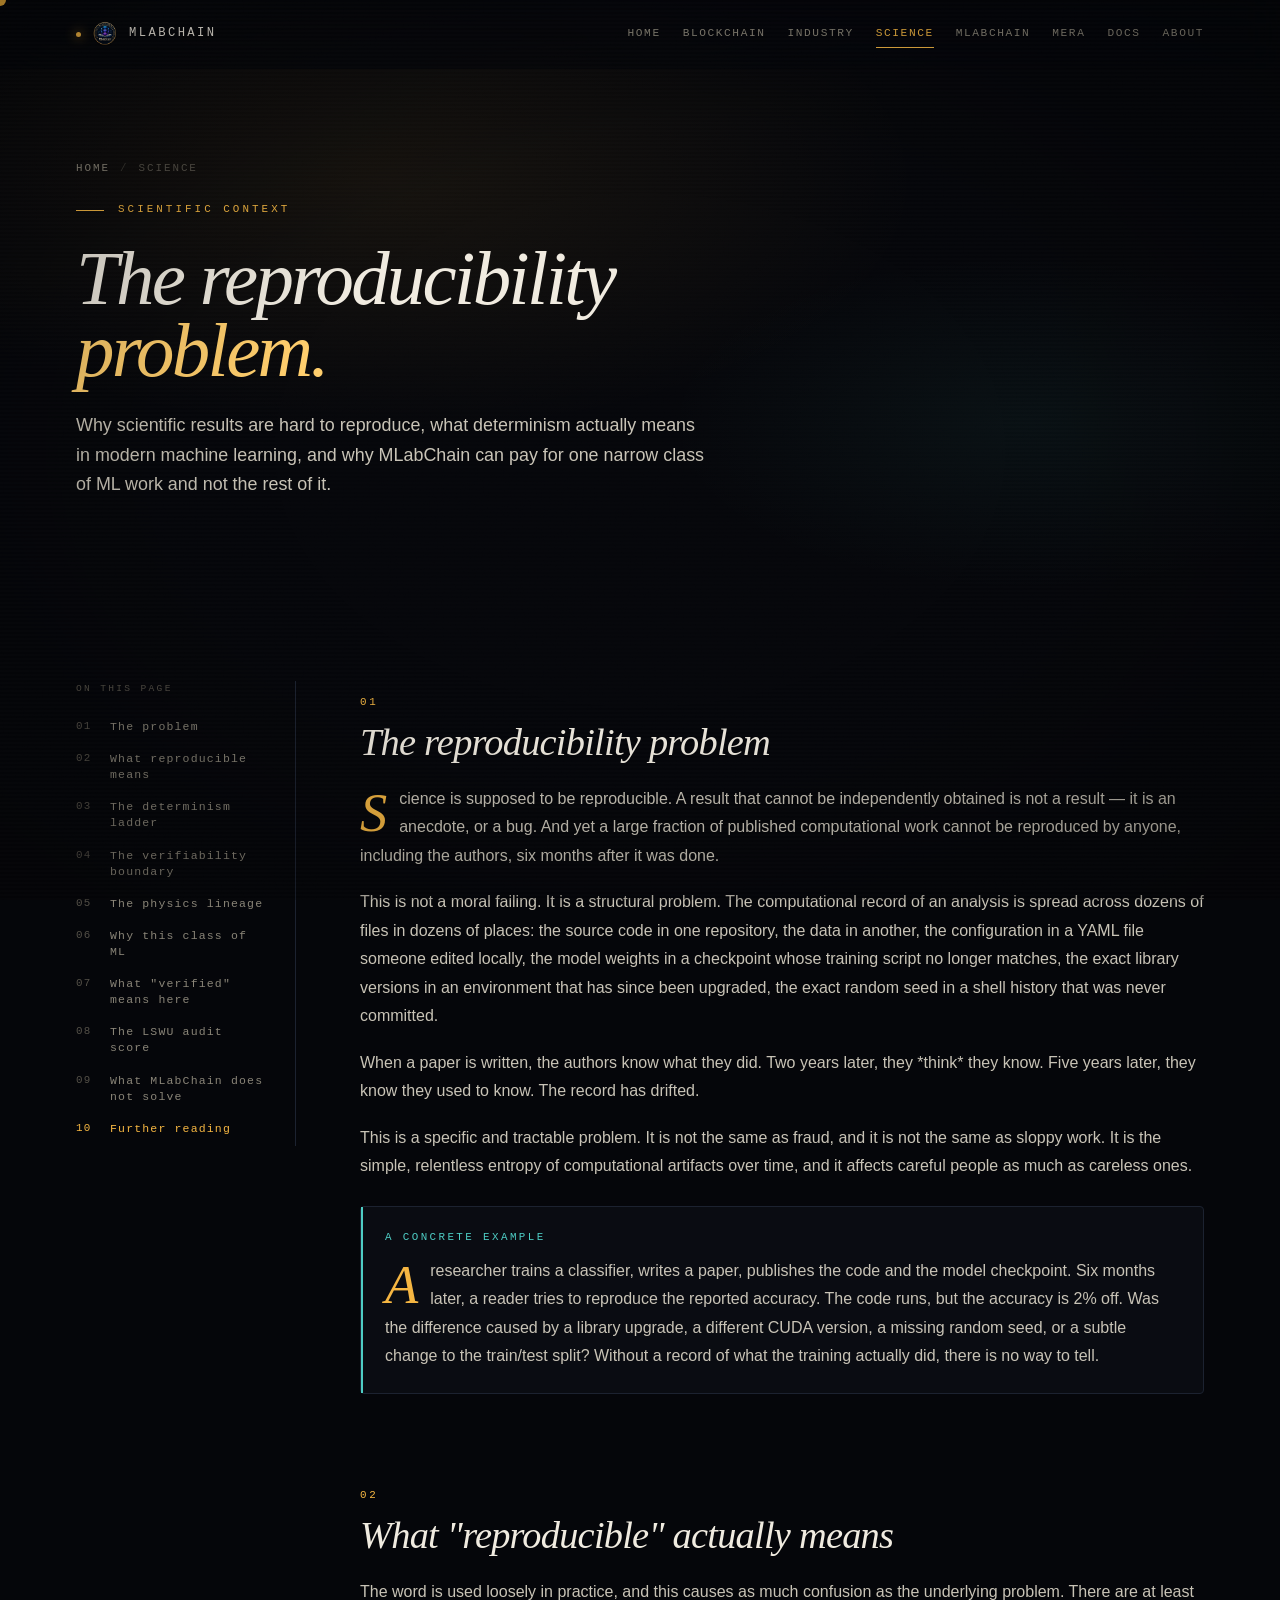
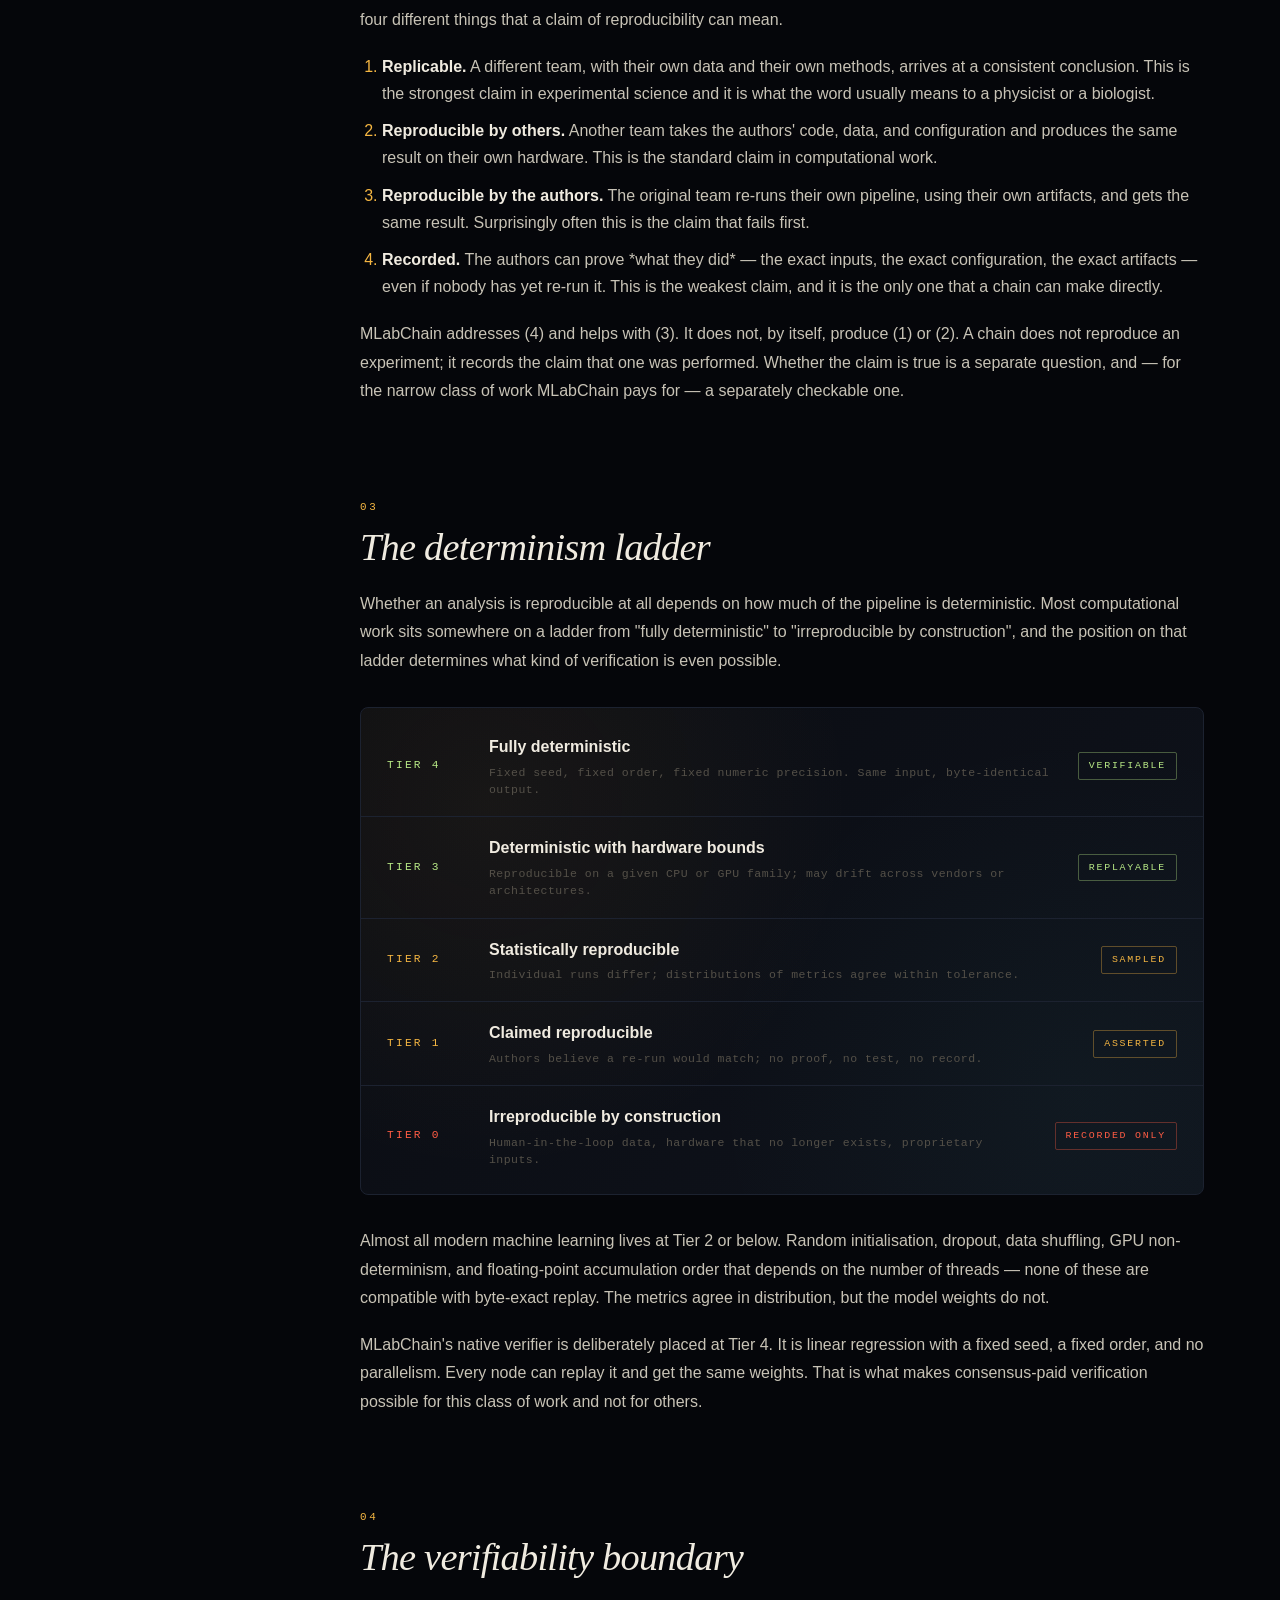
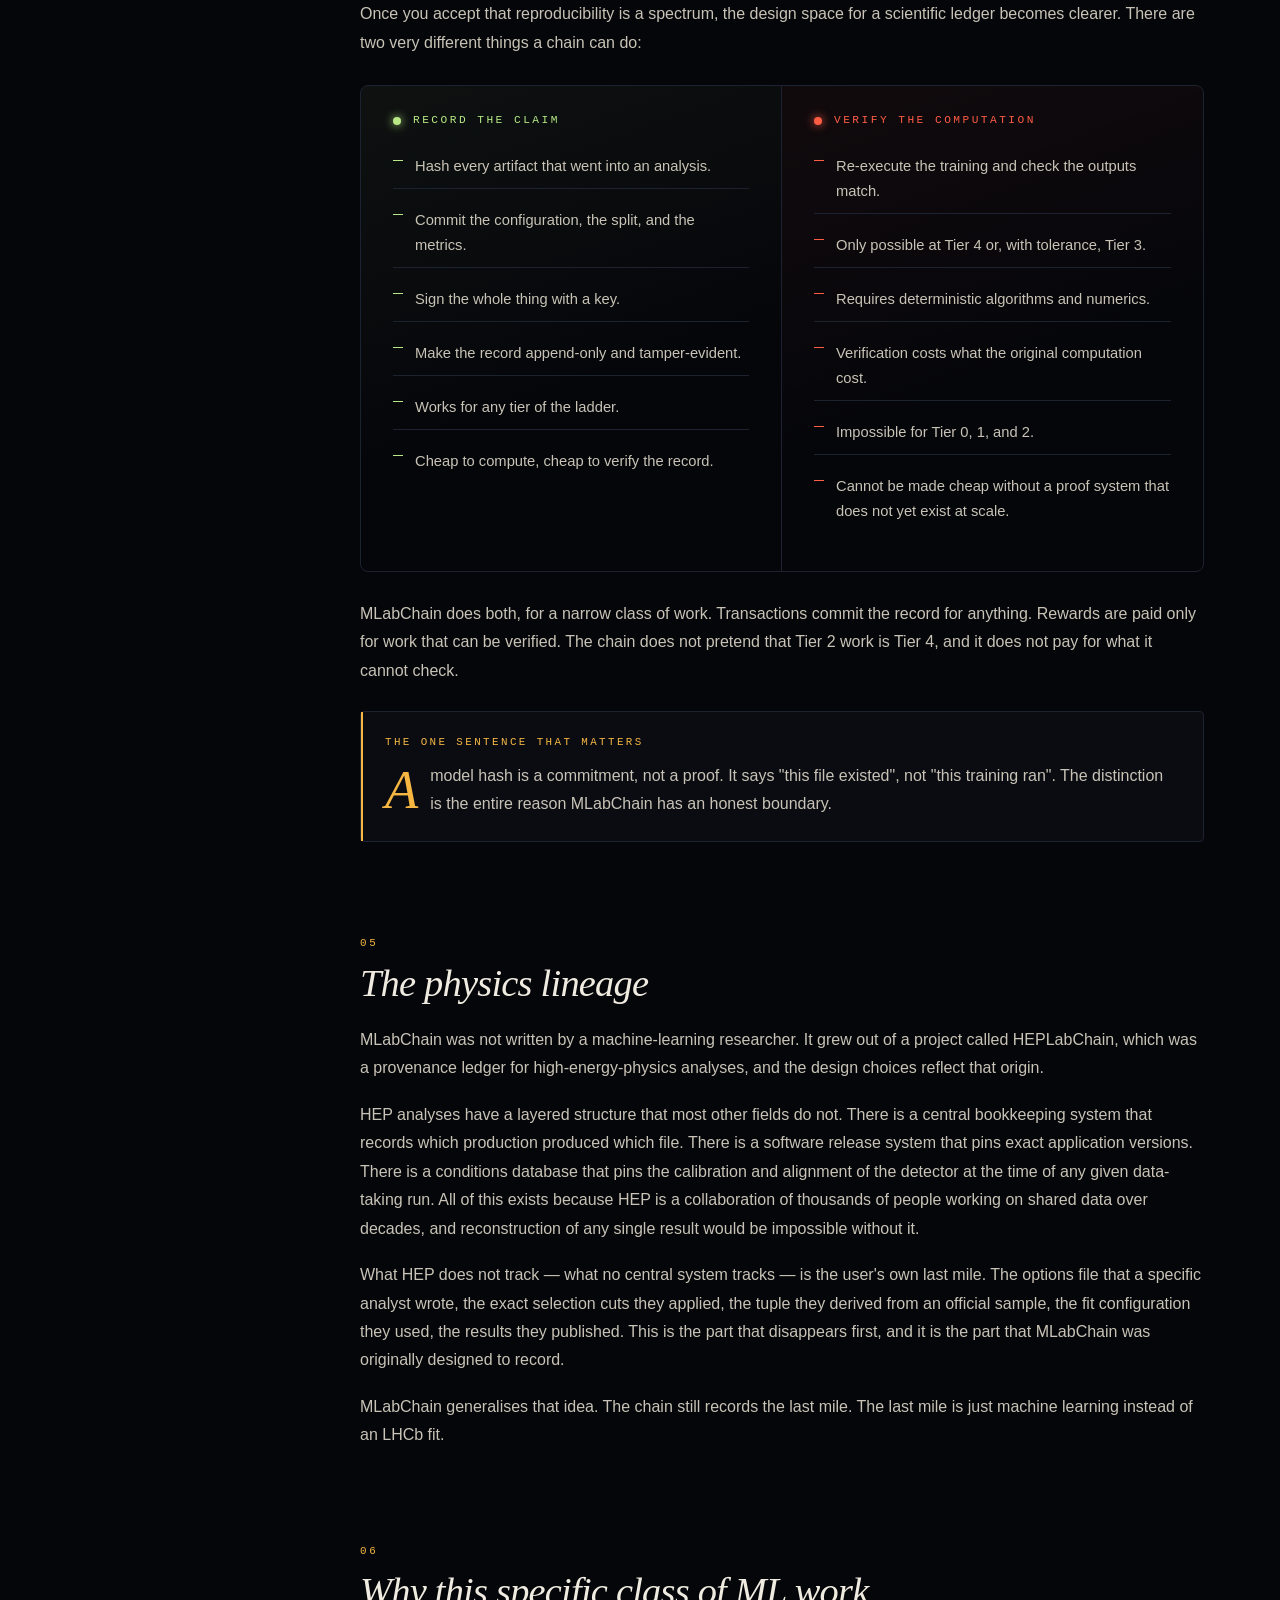
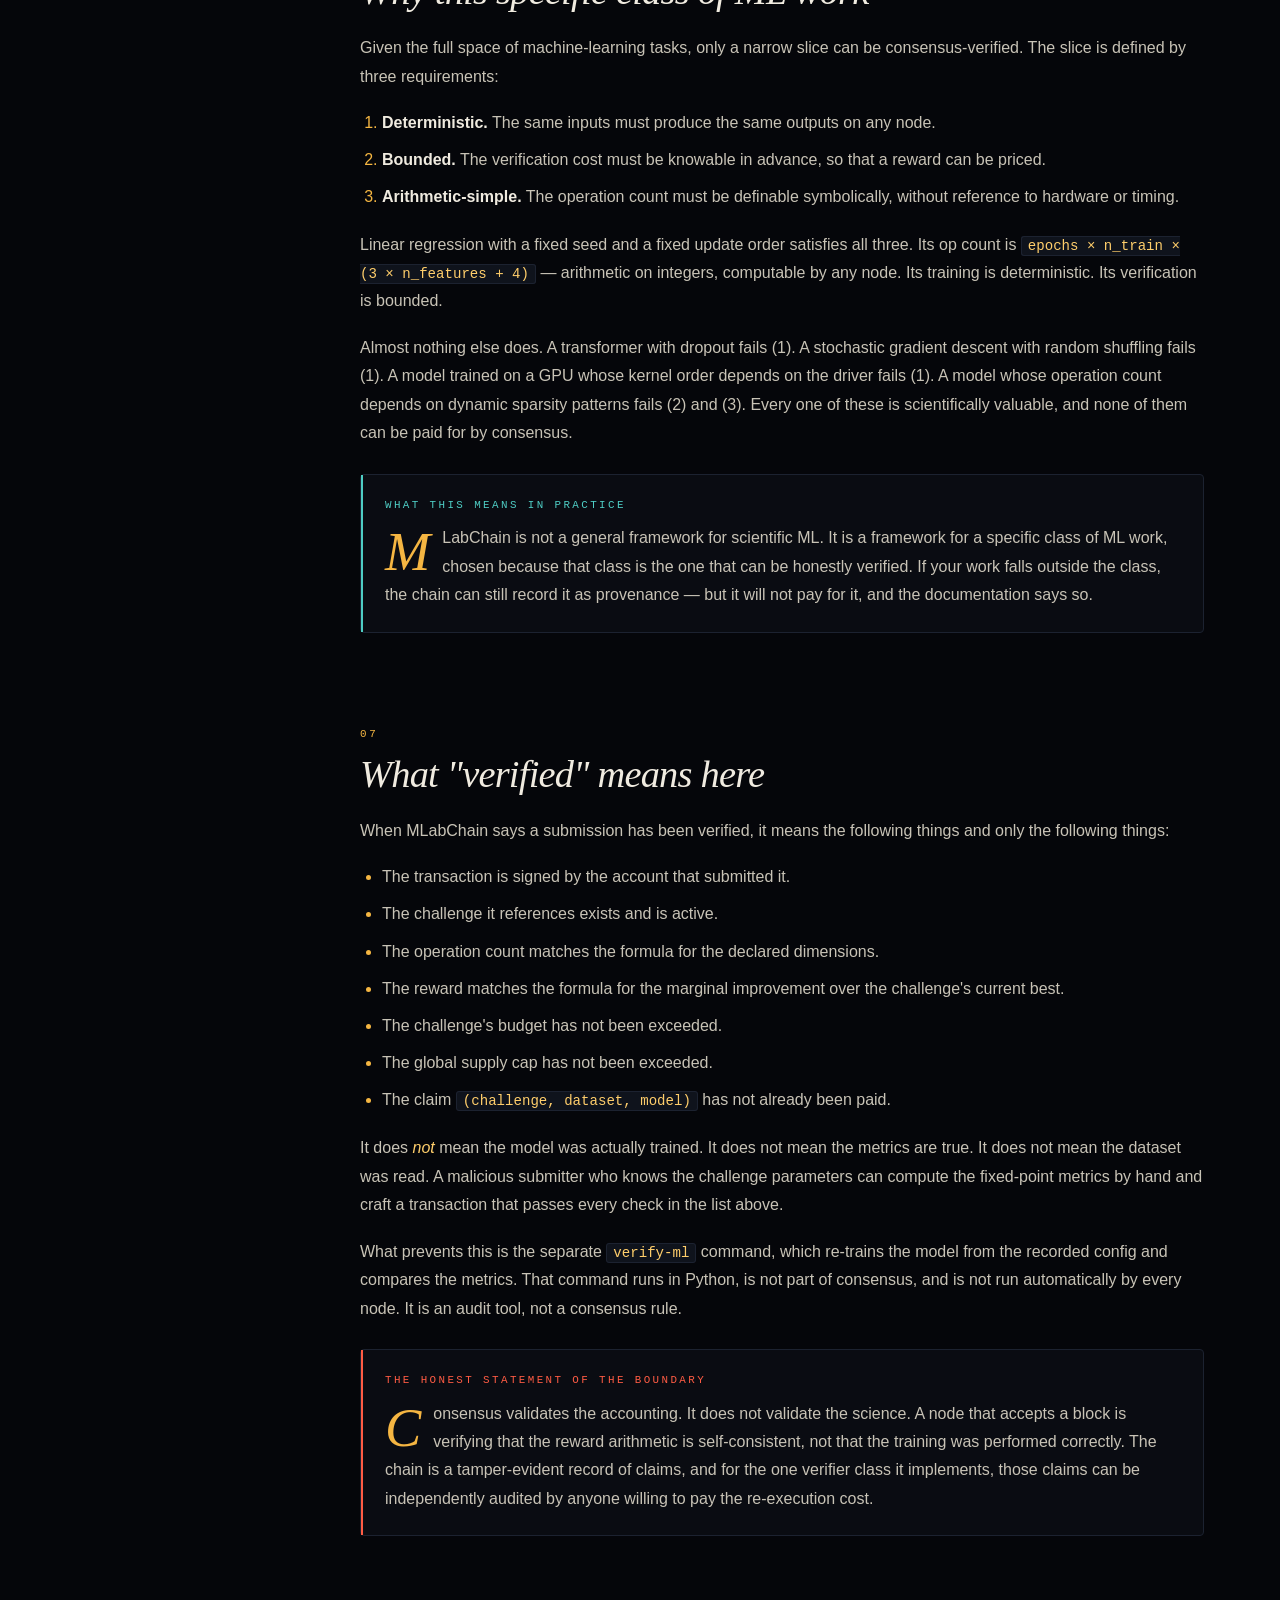
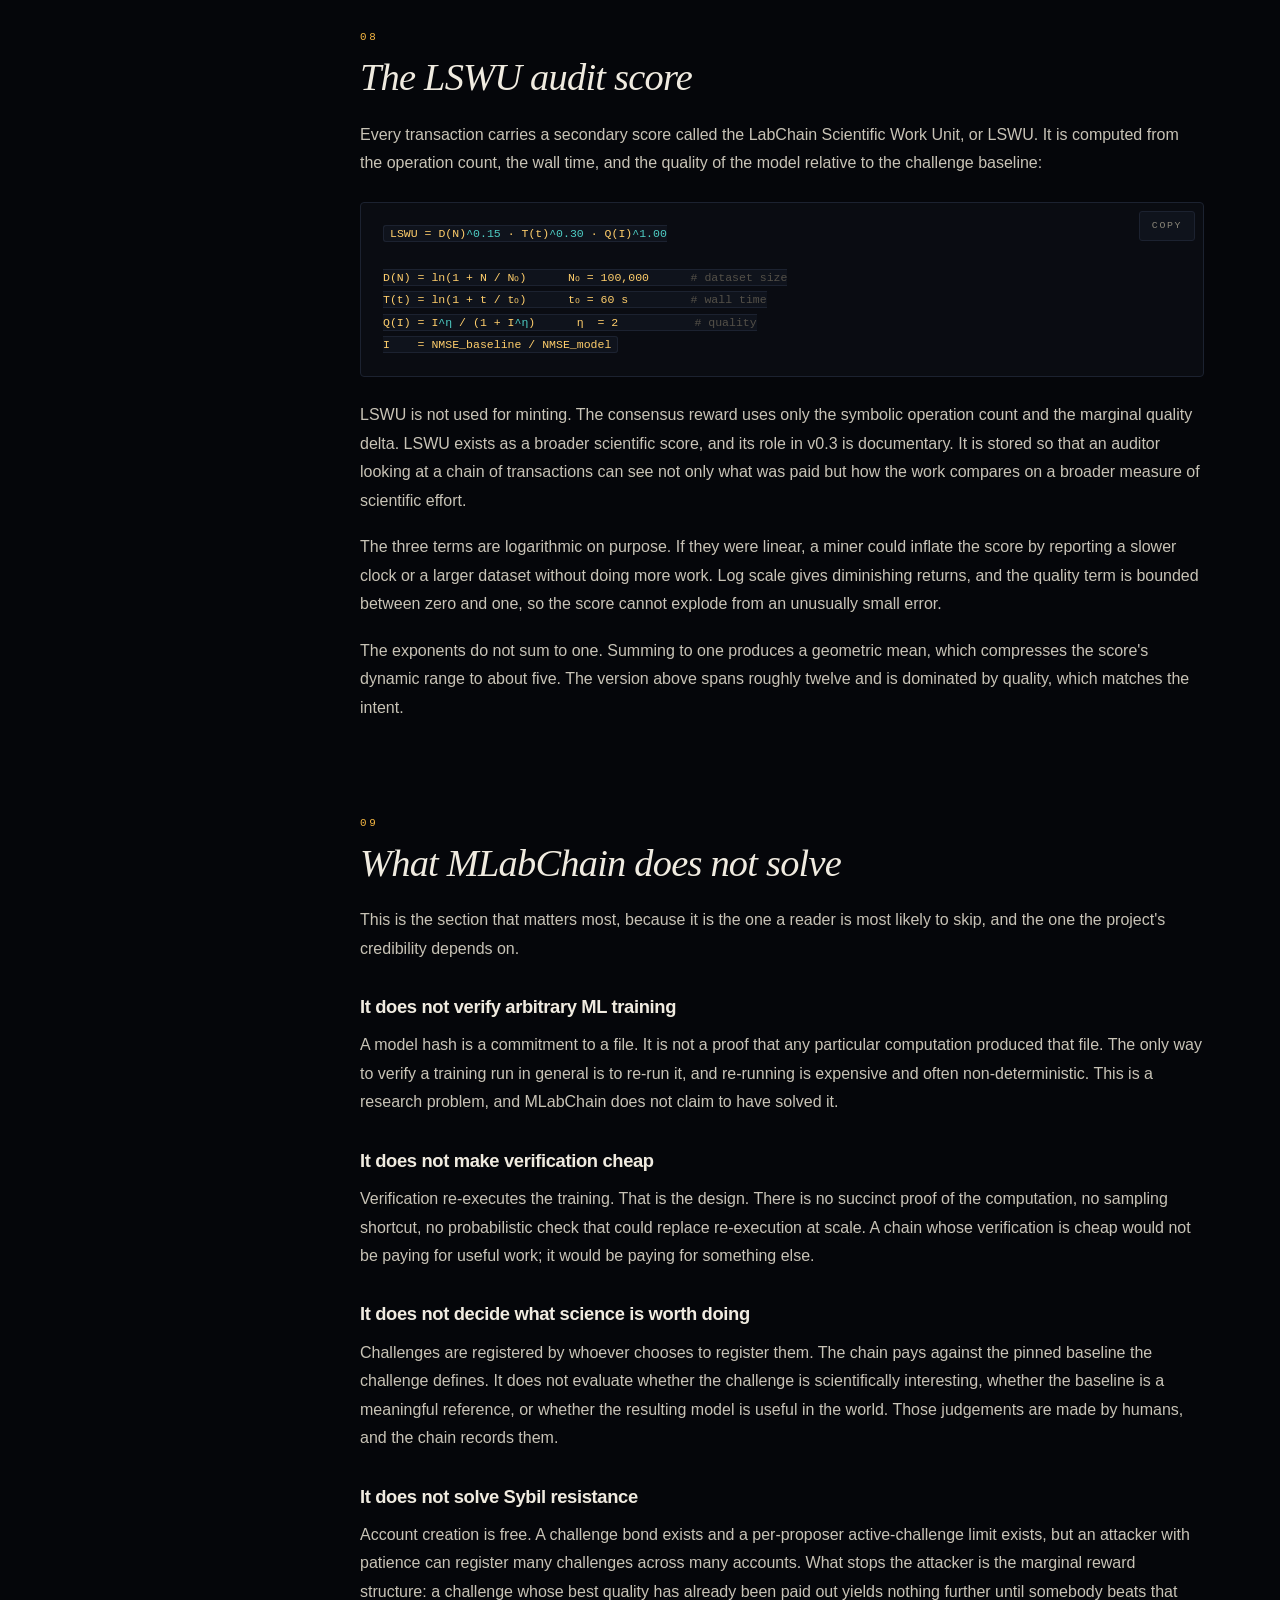
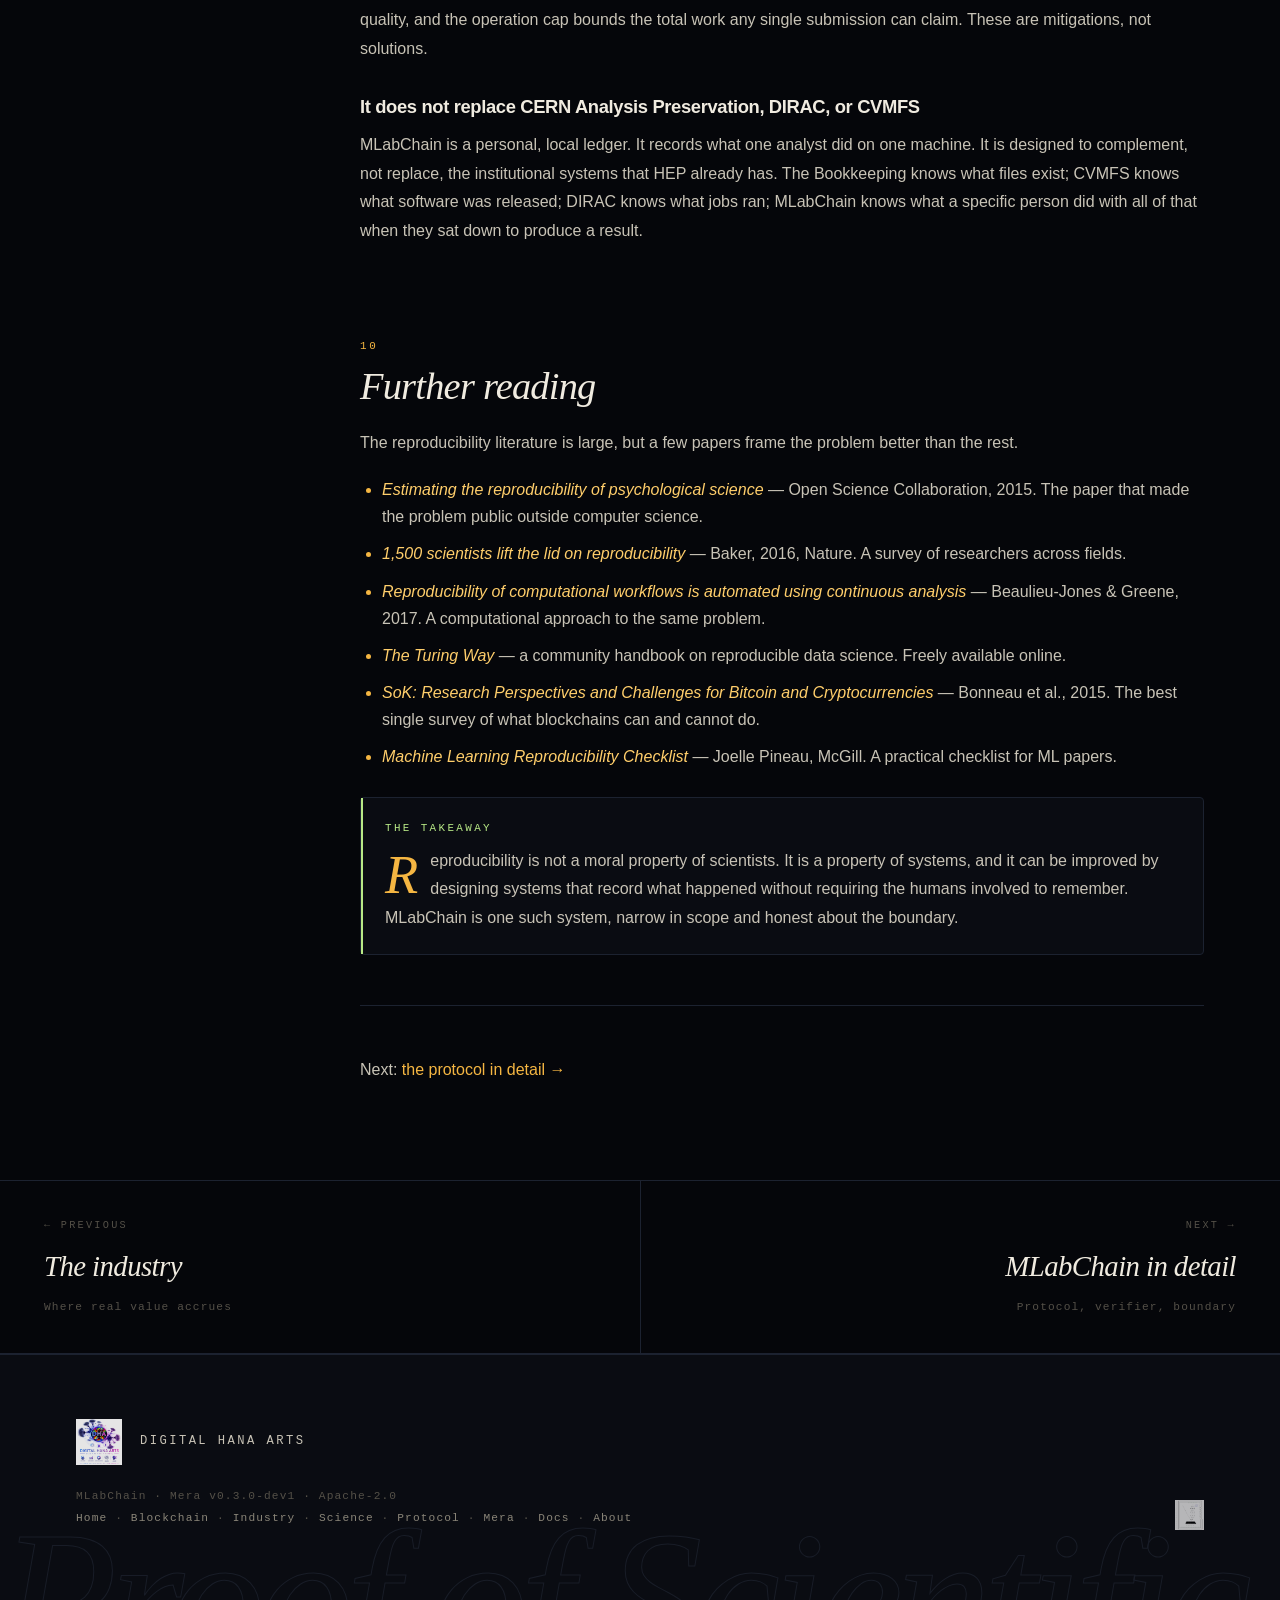
<file: science.html>
<!DOCTYPE html>
<html lang="en">
<head>
<meta charset="utf-8">
<meta name="viewport" content="width=device-width, initial-scale=1">
<title>The reproducibility problem — MLabChain</title>
<meta name="description" content="Why scientific reproducibility is hard, what determinism actually means in machine learning, and why MLabChain can pay for one narrow class of ML work and not the rest.">
<meta name="theme-color" content="#05060a">
<link rel="icon" type="image/png" href="assets/mlabchain.png">
<link rel="stylesheet" href="assets/site.css">
<style>
  /* Reproducibility ladder — page-specific visual */
  .ladder{
    margin:32px 0;border:1px solid var(--line);border-radius:var(--radius-lg);
    background:linear-gradient(135deg,var(--bg-1) 0%,var(--bg-2) 100%);
    padding:8px 0;overflow:hidden;position:relative;
  }
  .ladder::before{
    content:"";position:absolute;inset:0;pointer-events:none;
    background:
      radial-gradient(circle at 15% 20%,rgba(245,182,66,.06),transparent 45%),
      radial-gradient(circle at 85% 80%,rgba(78,205,196,.04),transparent 45%);
  }
  .rung{
    display:grid;grid-template-columns:80px 1fr auto;
    gap:22px;align-items:center;
    padding:18px 26px;
    border-bottom:1px solid var(--line);
    position:relative;z-index:1;
    transition:background .3s var(--ease);
  }
  .rung:last-child{border-bottom:none}
  .rung:hover{background:rgba(245,182,66,.02)}
  .rung .lvl{
    font-family:var(--mono);font-size:.7rem;letter-spacing:.2em;
    text-transform:uppercase;color:var(--amber);font-weight:500;
  }
  .rung .ttl{
    font-family:var(--sans);font-weight:600;font-size:1rem;
    color:var(--fg);margin-bottom:4px;
  }
  .rung .sub{
    font-family:var(--mono);font-size:.72rem;color:var(--fg-3);
    letter-spacing:.04em;line-height:1.5;
  }
  .rung .tag{
    font-family:var(--mono);font-size:.62rem;letter-spacing:.18em;
    text-transform:uppercase;padding:5px 10px;
    border:1px solid var(--line-hi);border-radius:2px;
    white-space:nowrap;
  }
  .rung.good .tag{color:var(--lime);border-color:rgba(184,233,134,.35)}
  .rung.edge .tag{color:var(--amber);border-color:rgba(245,182,66,.35)}
  .rung.bad  .tag{color:var(--coral);border-color:rgba(255,92,68,.35)}
  .rung.bad  .lvl{color:var(--coral)}
  .rung.edge .lvl{color:var(--amber)}
  .rung.good .lvl{color:var(--lime)}
  @media (max-width:640px){
    .rung{grid-template-columns:1fr;gap:8px;padding:16px 20px}
    .rung .tag{justify-self:start}
  }

  /* Two-column compare */
  .compare{
    display:grid;grid-template-columns:1fr 1fr;
    gap:0;border:1px solid var(--line);border-radius:var(--radius-lg);
    overflow:hidden;margin:28px 0;
  }
  .compare > div{padding:28px clamp(22px,3.4vw,32px)}
  .compare .left{
    background:linear-gradient(160deg,rgba(184,233,134,.05),transparent 60%);
    border-right:1px solid var(--line);
  }
  .compare .right{
    background:linear-gradient(160deg,rgba(255,92,68,.05),transparent 60%);
  }
  .compare h4{
    display:flex;align-items:center;gap:12px;margin-bottom:18px;
    font-family:var(--mono);font-size:.7rem;letter-spacing:.22em;
    text-transform:uppercase;font-weight:500;
  }
  .compare h4 .dot{width:8px;height:8px;border-radius:50%}
  .compare .left h4{color:var(--lime)}
  .compare .left h4 .dot{background:var(--lime);box-shadow:0 0 10px var(--lime)}
  .compare .right h4{color:var(--coral)}
  .compare .right h4 .dot{background:var(--coral);box-shadow:0 0 10px var(--coral)}
  .compare ul{list-style:none;padding:0;margin:0}
  .compare li{
    padding:9px 0 9px 22px;position:relative;
    border-bottom:1px solid var(--line);
    font-size:.92rem;color:var(--fg-1);
  }
  .compare li:last-child{border-bottom:none}
  .compare li::before{
    content:"";position:absolute;left:0;top:15px;
    width:10px;height:1px;
  }
  .compare .left li::before{background:var(--lime)}
  .compare .right li::before{background:var(--coral)}
  @media (max-width:820px){
    .compare{grid-template-columns:1fr}
    .compare .left{border-right:none;border-bottom:1px solid var(--line)}
  }
</style>
</head>
<body>

<div class="cursor" id="cursor"></div>

<nav class="nav" id="nav">
  <div class="nav-in">
    <a class="brand" href="index.html">
      <span class="pulse"></span><img src="assets/mlabchain.png" alt="">MLabChain
    </a>
    <div class="nav-menu">
      <a href="index.html">Home</a>
      <a href="blockchain.html">Blockchain</a>
      <a href="industry.html">Industry</a>
      <a href="science.html" class="active">Science</a>
      <a href="mlabchain.html">MLabChain</a>
      <a href="mera.html">Mera</a>
      <a href="docs.html">Docs</a>
      <a href="about.html">About</a>
    </div>
    <button class="nav-toggle" aria-label="Menu"><span></span></button>
    <div class="nav-prog" id="navProg"></div>
  </div>
</nav>

<header class="page-hero">
  <div class="wrap page-hero-in">
    <nav class="crumbs">
      <a href="index.html">Home</a><span class="sep">/</span><span>Science</span>
    </nav>
    <div class="eyebrow rev">Scientific context</div>
    <h1 class="h1 rev d1">The reproducibility<br><em>problem.</em></h1>
    <p class="lede rev d2" style="margin-top:24px">
      Why scientific results are hard to reproduce, what determinism actually
      means in modern machine learning, and why MLabChain can pay for one
      narrow class of ML work and not the rest of it.
    </p>
  </div>
</header>

<div class="article">
  <aside class="article-toc rev">
    <div class="lbl">On this page</div>
    <ol>
      <li><a href="#problem">The problem</a></li>
      <li><a href="#means">What reproducible means</a></li>
      <li><a href="#ladder">The determinism ladder</a></li>
      <li><a href="#verifiability">The verifiability boundary</a></li>
      <li><a href="#lineage">The physics lineage</a></li>
      <li><a href="#mlclass">Why this class of ML</a></li>
      <li><a href="#verified">What "verified" means here</a></li>
      <li><a href="#lswu">The LSWU audit score</a></li>
      <li><a href="#not">What MLabChain does not solve</a></li>
      <li><a href="#reading">Further reading</a></li>
    </ol>
  </aside>

  <article class="article-body">

    <h2 id="problem"><span class="num">01</span>The reproducibility problem</h2>
    <p>
      Science is supposed to be reproducible. A result that cannot be
      independently obtained is not a result — it is an anecdote, or a bug.
      And yet a large fraction of published computational work cannot be
      reproduced by anyone, including the authors, six months after it was
      done.
    </p>
    <p>
      This is not a moral failing. It is a structural problem. The
      computational record of an analysis is spread across dozens of files
      in dozens of places: the source code in one repository, the data in
      another, the configuration in a YAML file someone edited locally, the
      model weights in a checkpoint whose training script no longer matches,
      the exact library versions in an environment that has since been
      upgraded, the exact random seed in a shell history that was never
      committed.
    </p>
    <p>
      When a paper is written, the authors know what they did. Two years
      later, they *think* they know. Five years later, they know they used
      to know. The record has drifted.
    </p>
    <p>
      This is a specific and tractable problem. It is not the same as
      fraud, and it is not the same as sloppy work. It is the simple,
      relentless entropy of computational artifacts over time, and it
      affects careful people as much as careless ones.
    </p>

    <div class="callout info">
      <div class="ttl">A concrete example</div>
      <p>
        A researcher trains a classifier, writes a paper, publishes the
        code and the model checkpoint. Six months later, a reader tries to
        reproduce the reported accuracy. The code runs, but the accuracy
        is 2% off. Was the difference caused by a library upgrade, a
        different CUDA version, a missing random seed, or a subtle change
        to the train/test split? Without a record of what the training
        actually did, there is no way to tell.
      </p>
    </div>

    <h2 id="means"><span class="num">02</span>What "reproducible" actually means</h2>
    <p>
      The word is used loosely in practice, and this causes as much
      confusion as the underlying problem. There are at least four
      different things that a claim of reproducibility can mean.
    </p>
    <ol>
      <li><strong>Replicable.</strong> A different team, with their own
      data and their own methods, arrives at a consistent conclusion. This
      is the strongest claim in experimental science and it is what the
      word usually means to a physicist or a biologist.</li>
      <li><strong>Reproducible by others.</strong> Another team takes the
      authors' code, data, and configuration and produces the same result
      on their own hardware. This is the standard claim in computational
      work.</li>
      <li><strong>Reproducible by the authors.</strong> The original team
      re-runs their own pipeline, using their own artifacts, and gets the
      same result. Surprisingly often this is the claim that fails first.</li>
      <li><strong>Recorded.</strong> The authors can prove *what they
      did* — the exact inputs, the exact configuration, the exact
      artifacts — even if nobody has yet re-run it. This is the weakest
      claim, and it is the only one that a chain can make directly.</li>
    </ol>
    <p>
      MLabChain addresses (4) and helps with (3). It does not, by itself,
      produce (1) or (2). A chain does not reproduce an experiment; it
      records the claim that one was performed. Whether the claim is true
      is a separate question, and — for the narrow class of work
      MLabChain pays for — a separately checkable one.
    </p>

    <h2 id="ladder"><span class="num">03</span>The determinism ladder</h2>
    <p>
      Whether an analysis is reproducible at all depends on how much of the
      pipeline is deterministic. Most computational work sits somewhere on
      a ladder from "fully deterministic" to "irreproducible by
      construction", and the position on that ladder determines what kind
      of verification is even possible.
    </p>

    <div class="ladder">
      <div class="rung good">
        <div class="lvl">Tier 4</div>
        <div>
          <div class="ttl">Fully deterministic</div>
          <div class="sub">Fixed seed, fixed order, fixed numeric precision. Same input, byte-identical output.</div>
        </div>
        <div class="tag">Verifiable</div>
      </div>
      <div class="rung good">
        <div class="lvl">Tier 3</div>
        <div>
          <div class="ttl">Deterministic with hardware bounds</div>
          <div class="sub">Reproducible on a given CPU or GPU family; may drift across vendors or architectures.</div>
        </div>
        <div class="tag">Replayable</div>
      </div>
      <div class="rung edge">
        <div class="lvl">Tier 2</div>
        <div>
          <div class="ttl">Statistically reproducible</div>
          <div class="sub">Individual runs differ; distributions of metrics agree within tolerance.</div>
        </div>
        <div class="tag">Sampled</div>
      </div>
      <div class="rung edge">
        <div class="lvl">Tier 1</div>
        <div>
          <div class="ttl">Claimed reproducible</div>
          <div class="sub">Authors believe a re-run would match; no proof, no test, no record.</div>
        </div>
        <div class="tag">Asserted</div>
      </div>
      <div class="rung bad">
        <div class="lvl">Tier 0</div>
        <div>
          <div class="ttl">Irreproducible by construction</div>
          <div class="sub">Human-in-the-loop data, hardware that no longer exists, proprietary inputs.</div>
        </div>
        <div class="tag">Recorded only</div>
      </div>
    </div>

    <p>
      Almost all modern machine learning lives at Tier 2 or below. Random
      initialisation, dropout, data shuffling, GPU non-determinism, and
      floating-point accumulation order that depends on the number of
      threads — none of these are compatible with byte-exact replay. The
      metrics agree in distribution, but the model weights do not.
    </p>
    <p>
      MLabChain's native verifier is deliberately placed at Tier 4. It is
      linear regression with a fixed seed, a fixed order, and no
      parallelism. Every node can replay it and get the same weights.
      That is what makes consensus-paid verification possible for this
      class of work and not for others.
    </p>

    <h2 id="verifiability"><span class="num">04</span>The verifiability boundary</h2>
    <p>
      Once you accept that reproducibility is a spectrum, the design space
      for a scientific ledger becomes clearer. There are two very
      different things a chain can do:
    </p>

    <div class="compare">
      <div class="left">
        <h4><span class="dot"></span> Record the claim</h4>
        <ul>
          <li>Hash every artifact that went into an analysis.</li>
          <li>Commit the configuration, the split, and the metrics.</li>
          <li>Sign the whole thing with a key.</li>
          <li>Make the record append-only and tamper-evident.</li>
          <li>Works for any tier of the ladder.</li>
          <li>Cheap to compute, cheap to verify the record.</li>
        </ul>
      </div>
      <div class="right">
        <h4><span class="dot"></span> Verify the computation</h4>
        <ul>
          <li>Re-execute the training and check the outputs match.</li>
          <li>Only possible at Tier 4 or, with tolerance, Tier 3.</li>
          <li>Requires deterministic algorithms and numerics.</li>
          <li>Verification costs what the original computation cost.</li>
          <li>Impossible for Tier 0, 1, and 2.</li>
          <li>Cannot be made cheap without a proof system that does not yet exist at scale.</li>
        </ul>
      </div>
    </div>

    <p>
      MLabChain does both, for a narrow class of work. Transactions commit
      the record for anything. Rewards are paid only for work that can be
      verified. The chain does not pretend that Tier 2 work is Tier 4, and
      it does not pay for what it cannot check.
    </p>

    <div class="callout warn">
      <div class="ttl">The one sentence that matters</div>
      <p>
        A model hash is a commitment, not a proof. It says "this file
        existed", not "this training ran". The distinction is the entire
        reason MLabChain has an honest boundary.
      </p>
    </div>

    <h2 id="lineage"><span class="num">05</span>The physics lineage</h2>
    <p>
      MLabChain was not written by a machine-learning researcher. It grew
      out of a project called HEPLabChain, which was a provenance ledger
      for high-energy-physics analyses, and the design choices reflect
      that origin.
    </p>
    <p>
      HEP analyses have a layered structure that most other fields do not.
      There is a central bookkeeping system that records which production
      produced which file. There is a software release system that pins
      exact application versions. There is a conditions database that
      pins the calibration and alignment of the detector at the time of
      any given data-taking run. All of this exists because HEP is a
      collaboration of thousands of people working on shared data over
      decades, and reconstruction of any single result would be impossible
      without it.
    </p>
    <p>
      What HEP does not track — what no central system tracks — is the
      user's own last mile. The options file that a specific analyst wrote,
      the exact selection cuts they applied, the tuple they derived from an
      official sample, the fit configuration they used, the results they
      published. This is the part that disappears first, and it is the
      part that MLabChain was originally designed to record.
    </p>
    <p>
      MLabChain generalises that idea. The chain still records the last
      mile. The last mile is just machine learning instead of an LHCb
      fit.
    </p>

    <h2 id="mlclass"><span class="num">06</span>Why this specific class of ML work</h2>
    <p>
      Given the full space of machine-learning tasks, only a narrow slice
      can be consensus-verified. The slice is defined by three
      requirements:
    </p>
    <ol>
      <li><strong>Deterministic.</strong> The same inputs must produce the same outputs on any node.</li>
      <li><strong>Bounded.</strong> The verification cost must be knowable in advance, so that a reward can be priced.</li>
      <li><strong>Arithmetic-simple.</strong> The operation count must be definable symbolically, without reference to hardware or timing.</li>
    </ol>
    <p>
      Linear regression with a fixed seed and a fixed update order satisfies
      all three. Its op count is <code>epochs × n_train × (3 × n_features
      + 4)</code> — arithmetic on integers, computable by any node. Its
      training is deterministic. Its verification is bounded.
    </p>
    <p>
      Almost nothing else does. A transformer with dropout fails (1). A
      stochastic gradient descent with random shuffling fails (1). A model
      trained on a GPU whose kernel order depends on the driver fails (1).
      A model whose operation count depends on dynamic sparsity patterns
      fails (2) and (3). Every one of these is scientifically valuable,
      and none of them can be paid for by consensus.
    </p>

    <div class="callout info">
      <div class="ttl">What this means in practice</div>
      <p>
        MLabChain is not a general framework for scientific ML. It is a
        framework for a specific class of ML work, chosen because that
        class is the one that can be honestly verified. If your work
        falls outside the class, the chain can still record it as
        provenance — but it will not pay for it, and the documentation
        says so.
      </p>
    </div>

    <h2 id="verified"><span class="num">07</span>What "verified" means here</h2>
    <p>
      When MLabChain says a submission has been verified, it means the
      following things and only the following things:
    </p>
    <ul>
      <li>The transaction is signed by the account that submitted it.</li>
      <li>The challenge it references exists and is active.</li>
      <li>The operation count matches the formula for the declared dimensions.</li>
      <li>The reward matches the formula for the marginal improvement over the challenge's current best.</li>
      <li>The challenge's budget has not been exceeded.</li>
      <li>The global supply cap has not been exceeded.</li>
      <li>The claim <code>(challenge, dataset, model)</code> has not already been paid.</li>
    </ul>
    <p>
      It does <em>not</em> mean the model was actually trained. It does not
      mean the metrics are true. It does not mean the dataset was read. A
      malicious submitter who knows the challenge parameters can compute
      the fixed-point metrics by hand and craft a transaction that passes
      every check in the list above.
    </p>
    <p>
      What prevents this is the separate <code>verify-ml</code> command,
      which re-trains the model from the recorded config and compares the
      metrics. That command runs in Python, is not part of consensus, and
      is not run automatically by every node. It is an audit tool, not a
      consensus rule.
    </p>

    <div class="callout danger">
      <div class="ttl">The honest statement of the boundary</div>
      <p>
        Consensus validates the accounting. It does not validate the
        science. A node that accepts a block is verifying that the reward
        arithmetic is self-consistent, not that the training was performed
        correctly. The chain is a tamper-evident record of claims, and
        for the one verifier class it implements, those claims can be
        independently audited by anyone willing to pay the re-execution
        cost.
      </p>
    </div>

    <h2 id="lswu"><span class="num">08</span>The LSWU audit score</h2>
    <p>
      Every transaction carries a secondary score called the LabChain
      Scientific Work Unit, or LSWU. It is computed from the operation
      count, the wall time, and the quality of the model relative to the
      challenge baseline:
    </p>

<pre><code>LSWU = D(N)<span class="p">^0.15</span> · T(t)<span class="p">^0.30</span> · Q(I)<span class="p">^1.00</span>

D(N) = ln(1 + N / N₀)      N₀ = 100,000      <span class="c"># dataset size</span>
T(t) = ln(1 + t / t₀)      t₀ = 60 s         <span class="c"># wall time</span>
Q(I) = I<span class="p">^η</span> / (1 + I<span class="p">^η</span>)      η  = 2           <span class="c"># quality</span>
I    = NMSE_baseline / NMSE_model</code></pre>

    <p>
      LSWU is not used for minting. The consensus reward uses only the
      symbolic operation count and the marginal quality delta. LSWU exists
      as a broader scientific score, and its role in v0.3 is documentary.
      It is stored so that an auditor looking at a chain of transactions
      can see not only what was paid but how the work compares on a
      broader measure of scientific effort.
    </p>
    <p>
      The three terms are logarithmic on purpose. If they were linear, a
      miner could inflate the score by reporting a slower clock or a
      larger dataset without doing more work. Log scale gives diminishing
      returns, and the quality term is bounded between zero and one, so
      the score cannot explode from an unusually small error.
    </p>
    <p>
      The exponents do not sum to one. Summing to one produces a geometric
      mean, which compresses the score's dynamic range to about five. The
      version above spans roughly twelve and is dominated by quality,
      which matches the intent.
    </p>

    <h2 id="not"><span class="num">09</span>What MLabChain does not solve</h2>
    <p>
      This is the section that matters most, because it is the one a
      reader is most likely to skip, and the one the project's credibility
      depends on.
    </p>

    <h3>It does not verify arbitrary ML training</h3>
    <p>
      A model hash is a commitment to a file. It is not a proof that any
      particular computation produced that file. The only way to verify a
      training run in general is to re-run it, and re-running is expensive
      and often non-deterministic. This is a research problem, and
      MLabChain does not claim to have solved it.
    </p>

    <h3>It does not make verification cheap</h3>
    <p>
      Verification re-executes the training. That is the design. There is
      no succinct proof of the computation, no sampling shortcut, no
      probabilistic check that could replace re-execution at scale. A
      chain whose verification is cheap would not be paying for useful
      work; it would be paying for something else.
    </p>

    <h3>It does not decide what science is worth doing</h3>
    <p>
      Challenges are registered by whoever chooses to register them. The
      chain pays against the pinned baseline the challenge defines. It
      does not evaluate whether the challenge is scientifically
      interesting, whether the baseline is a meaningful reference, or
      whether the resulting model is useful in the world. Those judgements
      are made by humans, and the chain records them.
    </p>

    <h3>It does not solve Sybil resistance</h3>
    <p>
      Account creation is free. A challenge bond exists and a per-proposer
      active-challenge limit exists, but an attacker with patience can
      register many challenges across many accounts. What stops the
      attacker is the marginal reward structure: a challenge whose best
      quality has already been paid out yields nothing further until
      somebody beats that quality, and the operation cap bounds the total
      work any single submission can claim. These are mitigations, not
      solutions.
    </p>

    <h3>It does not replace CERN Analysis Preservation, DIRAC, or CVMFS</h3>
    <p>
      MLabChain is a personal, local ledger. It records what one analyst
      did on one machine. It is designed to complement, not replace, the
      institutional systems that HEP already has. The Bookkeeping knows
      what files exist; CVMFS knows what software was released; DIRAC
      knows what jobs ran; MLabChain knows what a specific person did with
      all of that when they sat down to produce a result.
    </p>

    <h2 id="reading"><span class="num">10</span>Further reading</h2>
    <p>
      The reproducibility literature is large, but a few papers frame the
      problem better than the rest.
    </p>
    <ul>
      <li><em>Estimating the reproducibility of psychological science</em> — Open Science Collaboration, 2015. The paper that made the problem public outside computer science.</li>
      <li><em>1,500 scientists lift the lid on reproducibility</em> — Baker, 2016, Nature. A survey of researchers across fields.</li>
      <li><em>Reproducibility of computational workflows is automated using continuous analysis</em> — Beaulieu-Jones &amp; Greene, 2017. A computational approach to the same problem.</li>
      <li><em>The Turing Way</em> — a community handbook on reproducible data science. Freely available online.</li>
      <li><em>SoK: Research Perspectives and Challenges for Bitcoin and Cryptocurrencies</em> — Bonneau et al., 2015. The best single survey of what blockchains can and cannot do.</li>
      <li><em>Machine Learning Reproducibility Checklist</em> — Joelle Pineau, McGill. A practical checklist for ML papers.</li>
    </ul>

    <div class="callout ok">
      <div class="ttl">The takeaway</div>
      <p>
        Reproducibility is not a moral property of scientists. It is a
        property of systems, and it can be improved by designing systems
        that record what happened without requiring the humans involved to
        remember. MLabChain is one such system, narrow in scope and honest
        about the boundary.
      </p>
    </div>

    <hr>

    <p class="muted">
      Next: <a href="mlabchain.html" style="color:var(--amber)">the protocol in detail →</a>
    </p>

  </article>
</div>

<div class="pager">
  <a href="industry.html" class="prev">
    <span class="dir">← Previous</span>
    <span class="ttl">The industry</span>
    <span class="sub">Where real value accrues</span>
  </a>
  <a href="mlabchain.html" class="next">
    <span class="dir">Next →</span>
    <span class="ttl">MLabChain in detail</span>
    <span class="sub">Protocol, verifier, boundary</span>
  </a>
</div>

<footer>
  <div class="foot-in">
    <div>
      <div class="foot-brand">
        <img src="assets/DHA_logo.png" alt="">
        <span class="nm">Digital Hana Arts</span>
      </div>
      <div class="foot-meta">
        MLabChain · Mera v0.3.0-dev1 · Apache-2.0<br>
        <a href="index.html">Home</a> ·
        <a href="blockchain.html">Blockchain</a> ·
        <a href="industry.html">Industry</a> ·
        <a href="science.html">Science</a> ·
        <a href="mlabchain.html">Protocol</a> ·
        <a href="mera.html">Mera</a> ·
        <a href="docs.html">Docs</a> ·
        <a href="about.html">About</a>
      </div>
    </div>
    <div class="foot-right"><img src="assets/mlabchain_txt.png" alt=""></div>
  </div>
  <div class="foot-tagline">Proof of Scientific Work</div>
</footer>

<script src="assets/site.js" defer></script>
</body>
</html>
</file>
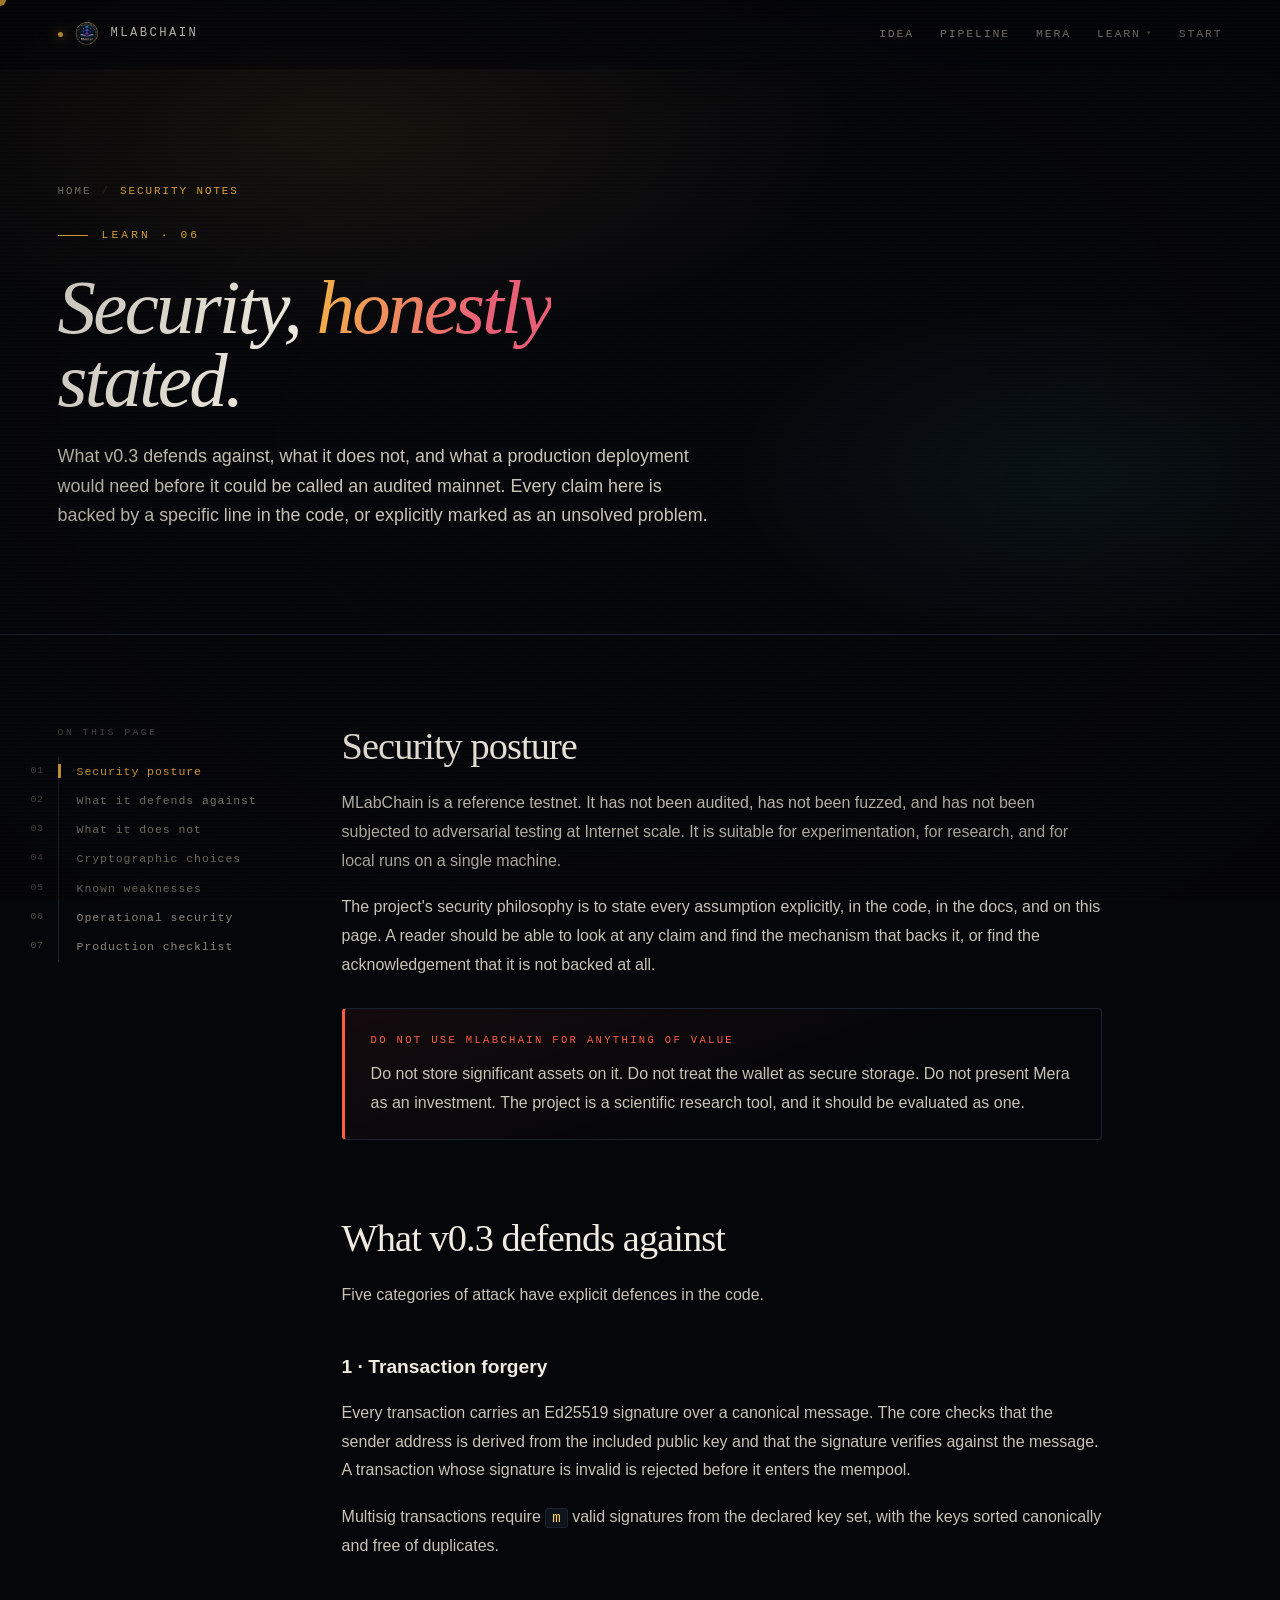
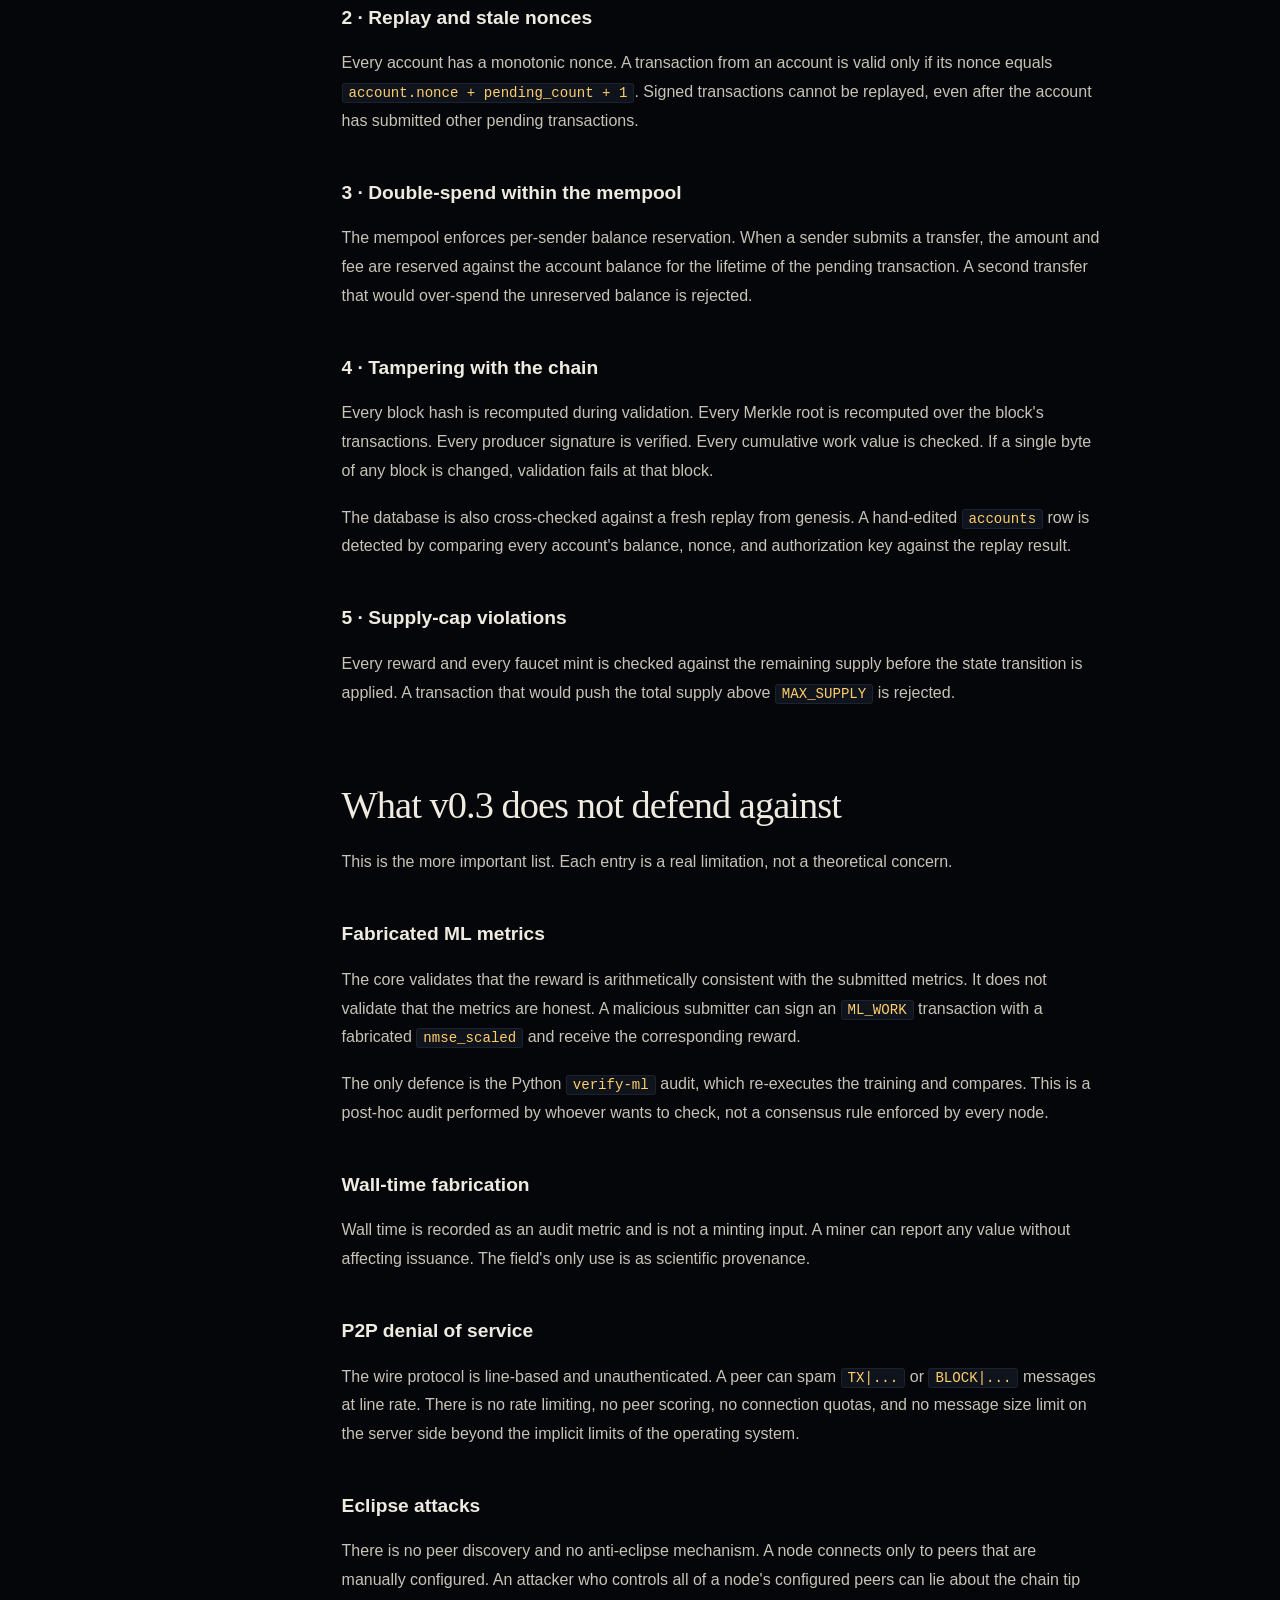
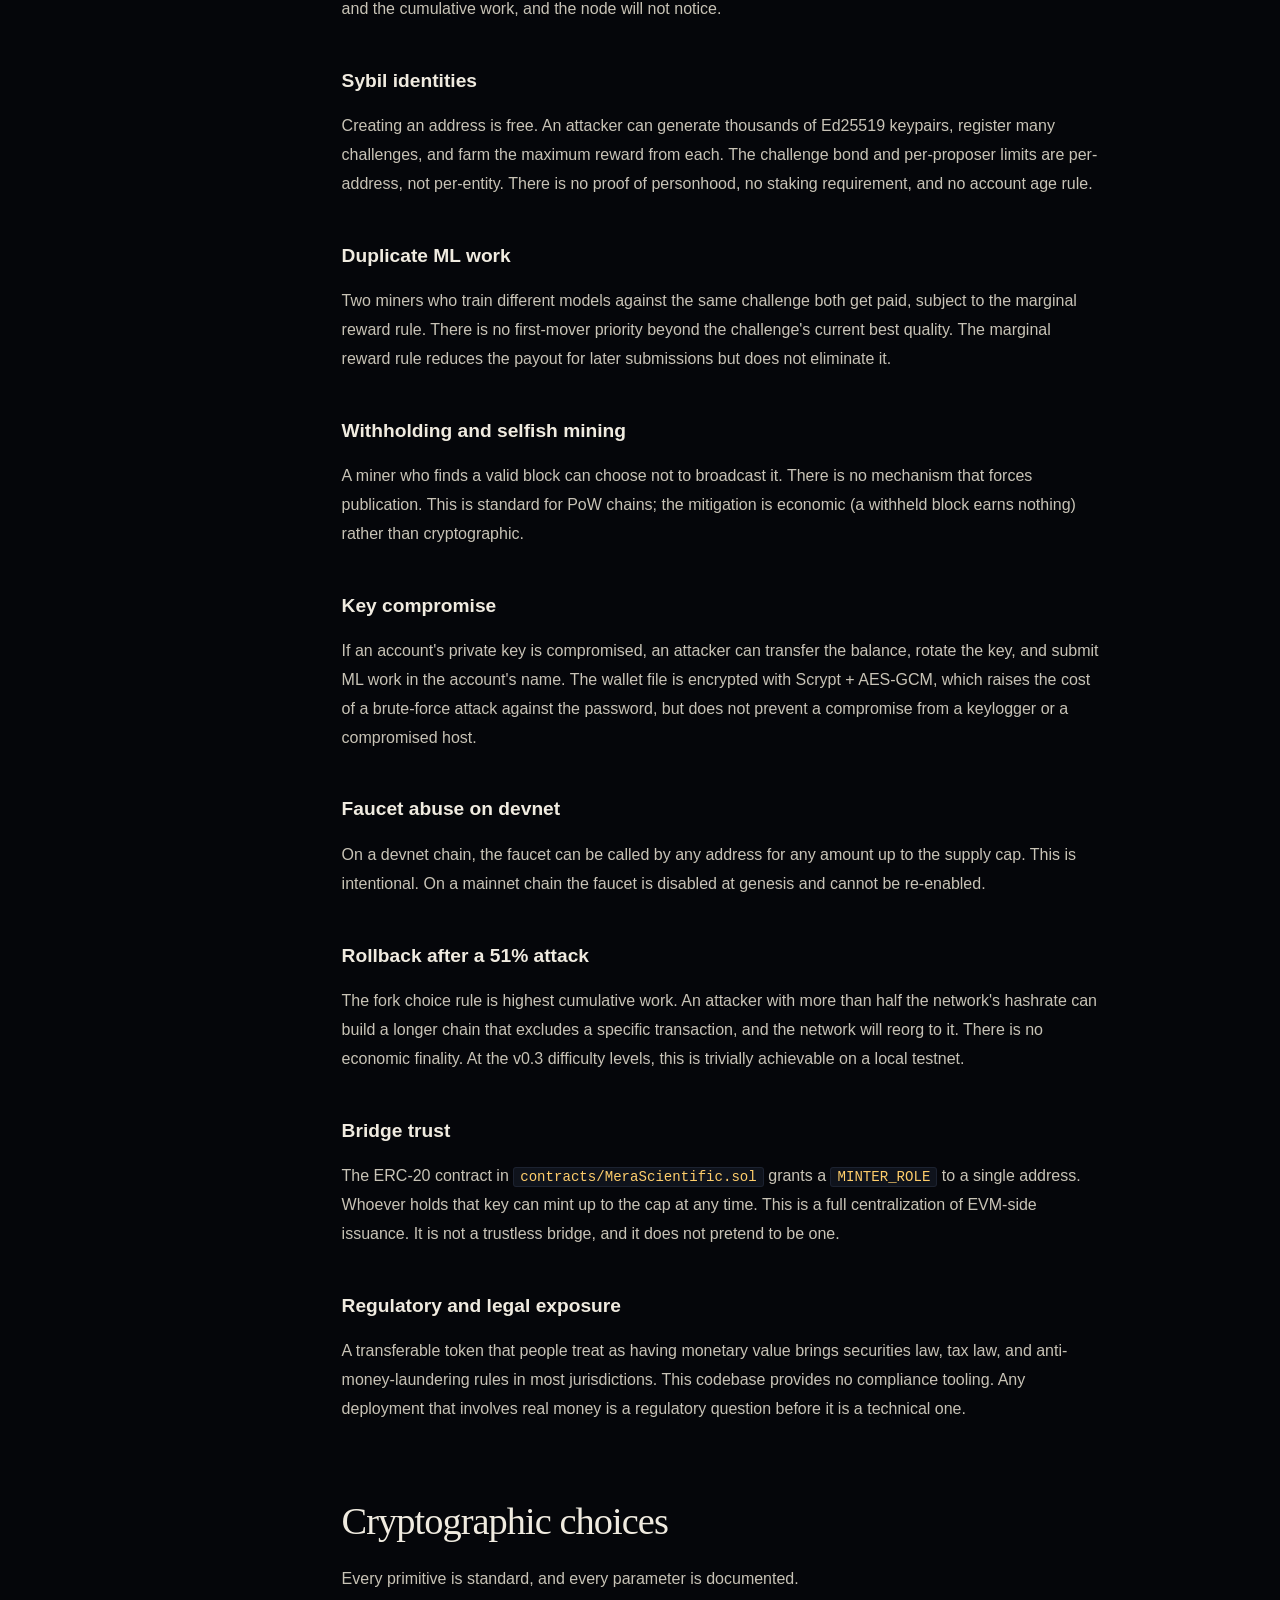
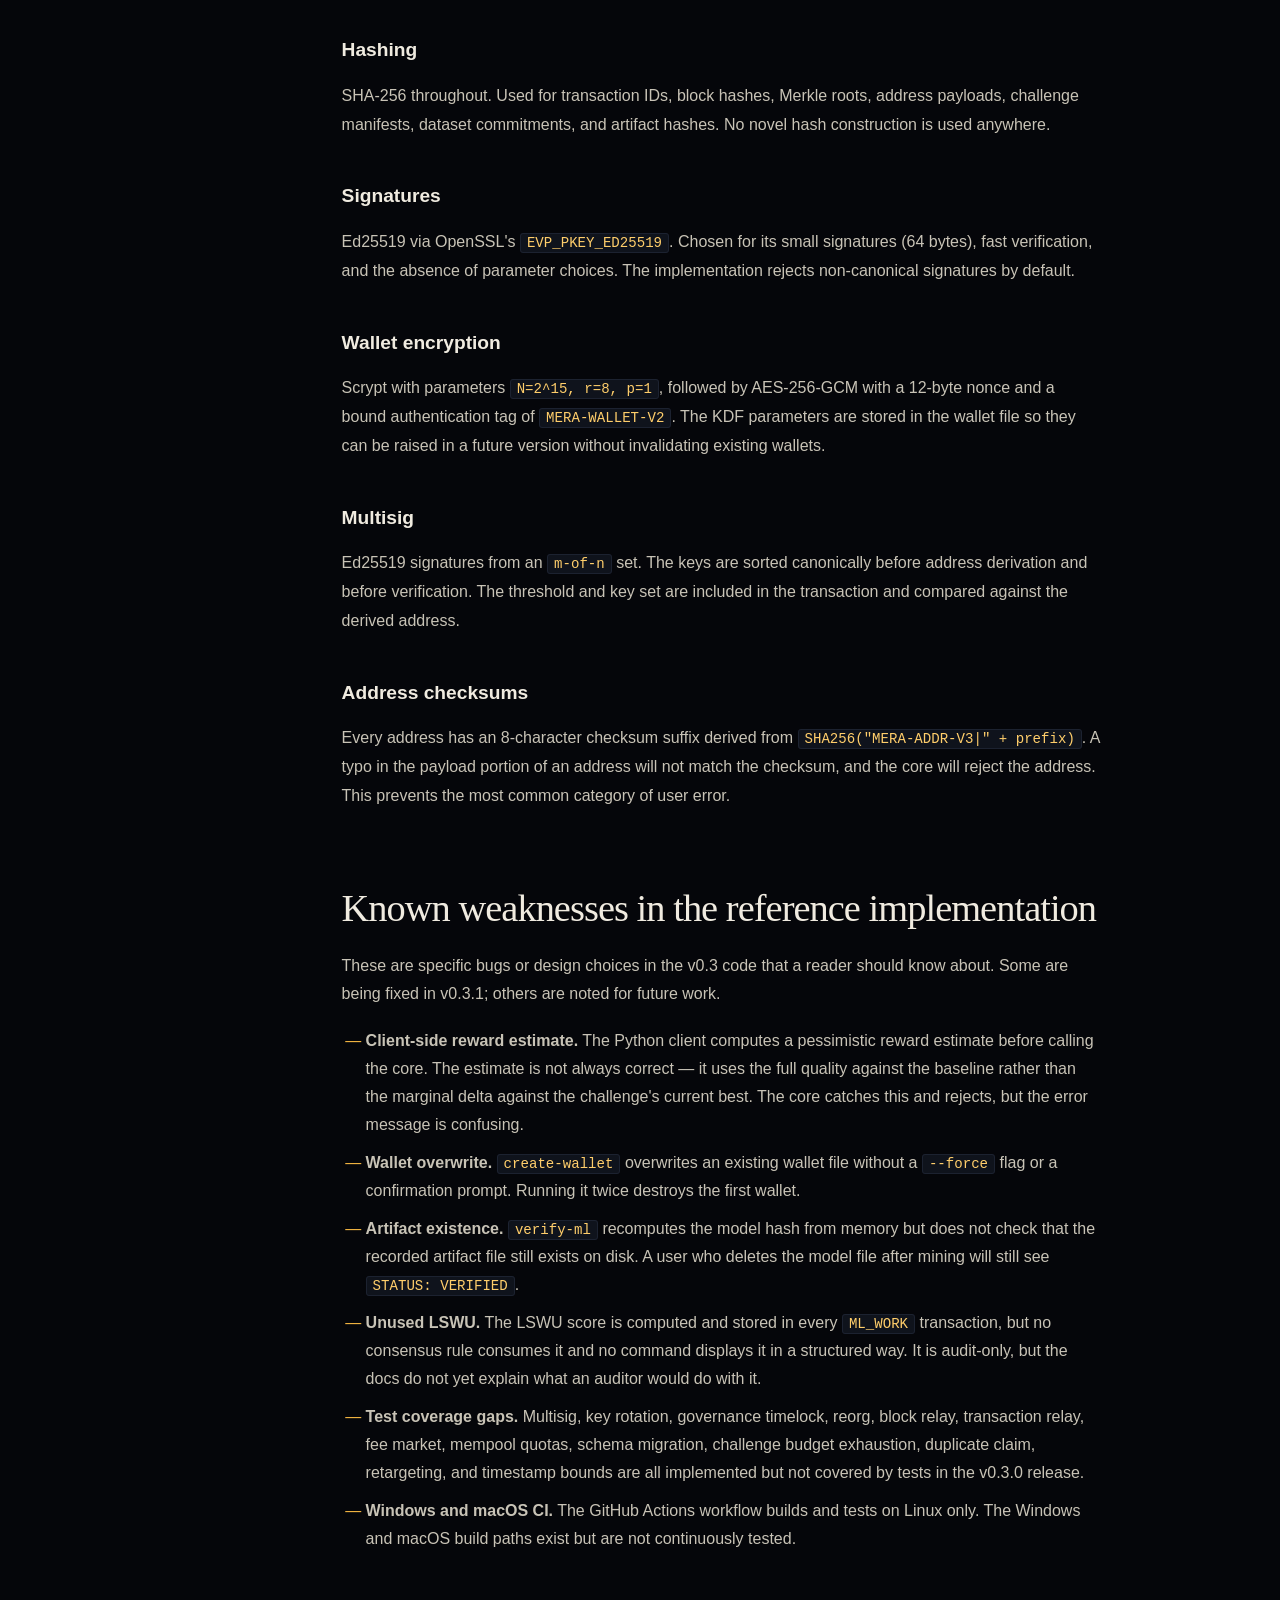
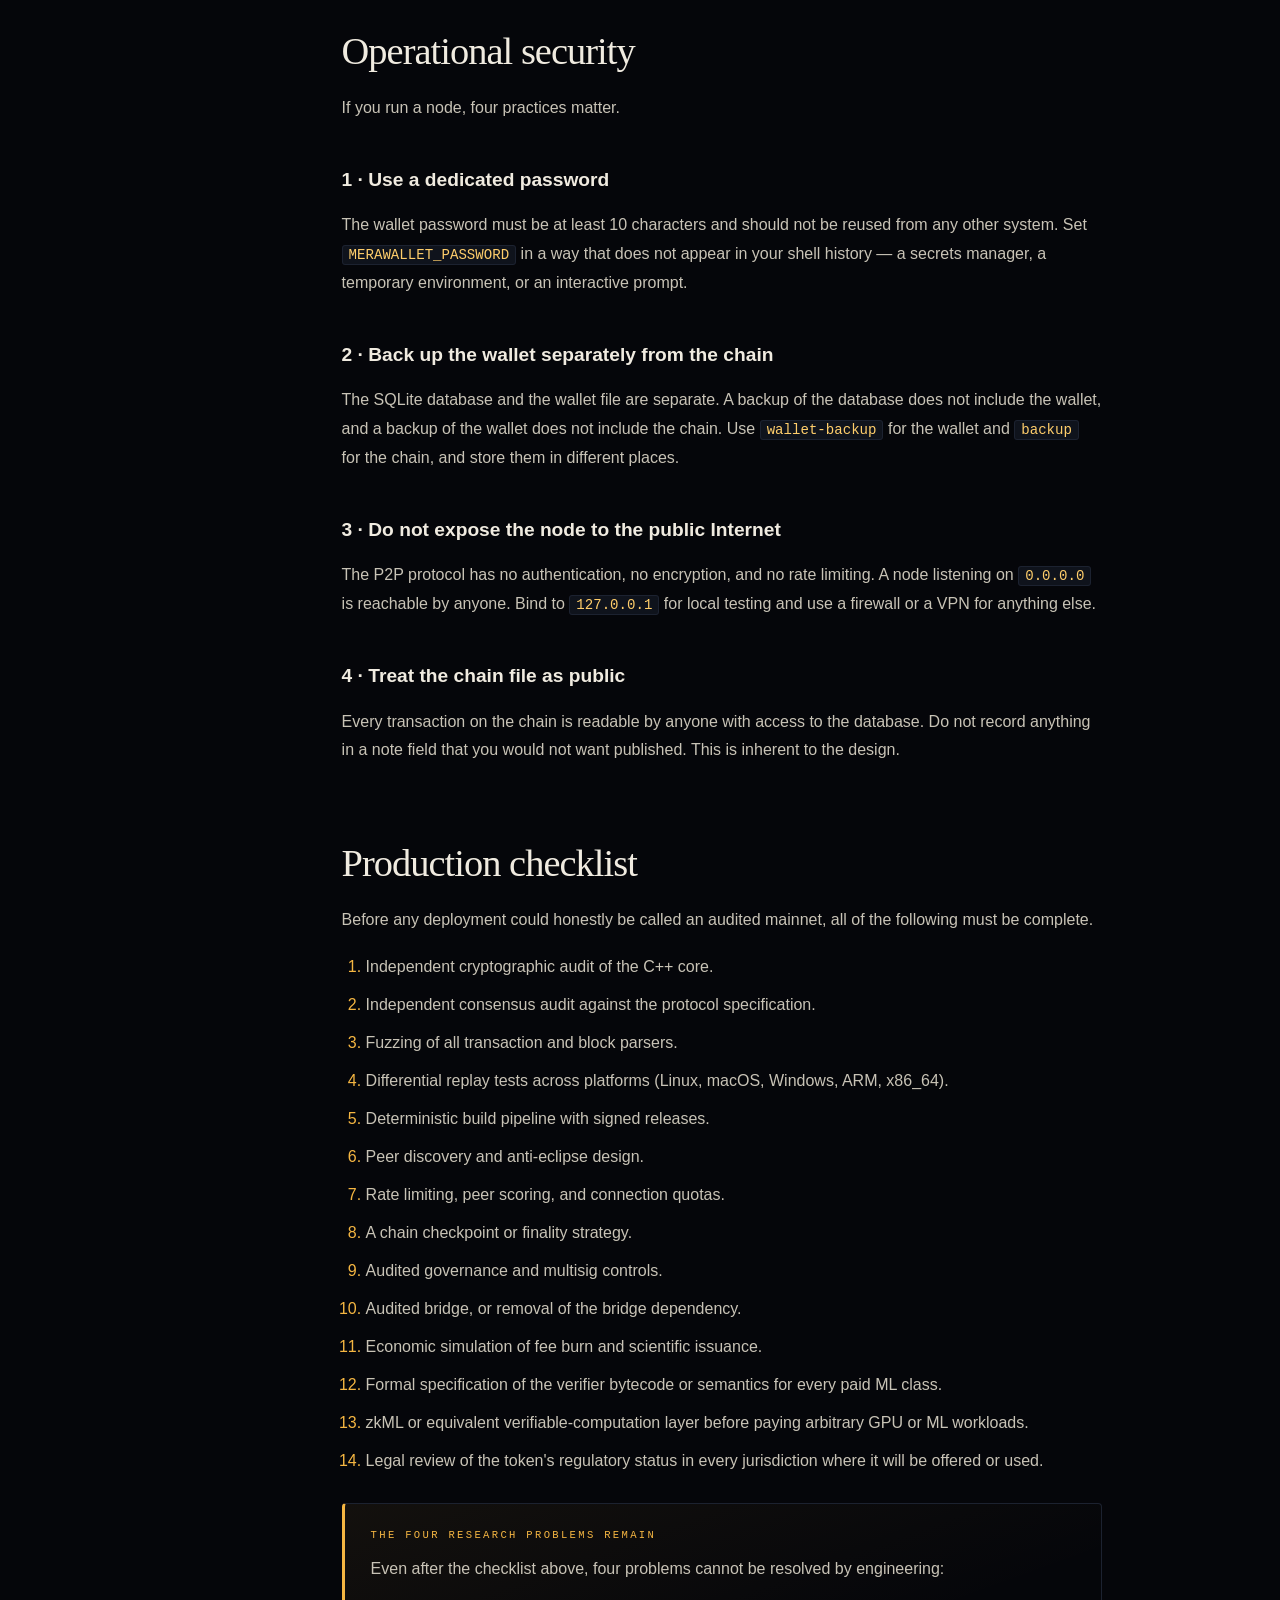
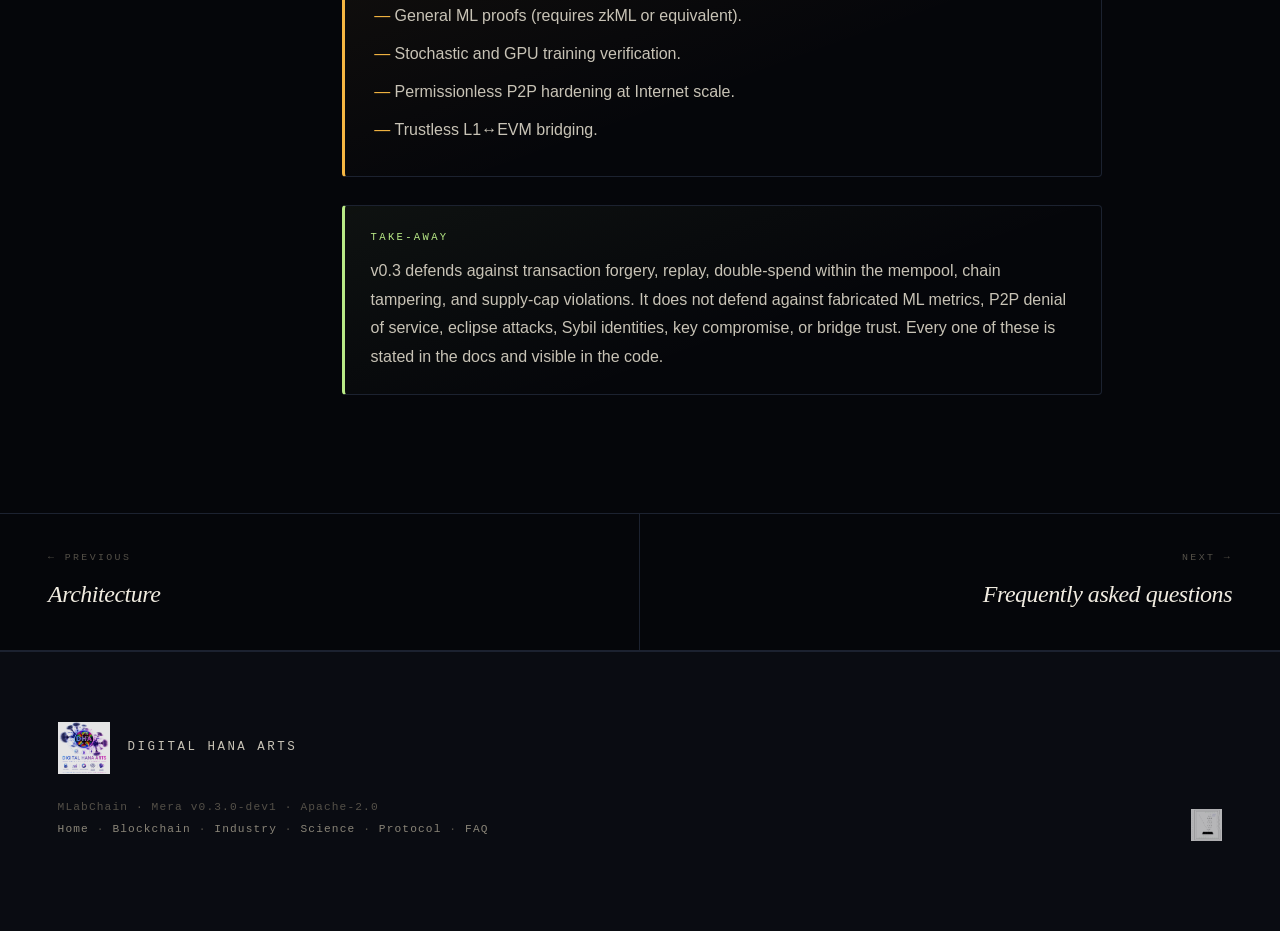
<file: security.html>
<!DOCTYPE html>
<html lang="en">
<head>
<meta charset="utf-8">
<meta name="viewport" content="width=device-width, initial-scale=1, viewport-fit=cover">
<title>Security Notes — MLabChain</title>
<meta name="description" content="Security notes for MLabChain v0.3: what is defended, what is not, remaining trust assumptions, known weaknesses, and the production checklist.">
<meta name="theme-color" content="#05060a">
<link rel="icon" type="image/png" href="assets/mlabchain.png">
<link rel="stylesheet" href="assets/style.css">
</head>
<body>

<div class="cursor" id="cursor"></div>

<nav class="nav" id="nav">
  <div class="nav-in">
    <a class="brand" href="index.html"><span class="pulse"></span><img src="assets/mlabchain.png" alt="">MLabChain</a>
    <div class="nav-menu">
      <a href="index.html#idea">Idea</a>
      <a href="index.html#pipe">Pipeline</a>
      <a href="index.html#mera">Mera</a>
      <div class="nav-drop">
        <button type="button">Learn</button>
        <div class="nav-drop-menu">
          <a href="blockchain.html">Blockchain Primer</a>
          <a href="industry.html">Industry Landscape</a>
          <a href="science.html">Proof-of-Scientific-Work</a>
          <a href="protocol.html">MERA Protocol</a>
          <a href="architecture.html">Architecture</a>
          <a href="security.html" aria-current="page">Security Notes</a>
          <a href="faq.html">FAQ</a>
        </div>
      </div>
      <a href="index.html#start">Start</a>
    </div>
    <div class="nav-prog" id="navProg"></div>
  </div>
</nav>

<header class="page-hero">
  <div class="wrap">
    <nav class="crumbs">
      <a href="index.html">Home</a>
      <span class="sep">/</span>
      <span class="here">Security Notes</span>
    </nav>
    <div class="eyebrow">Learn · 06</div>
    <h1 class="page-title">Security, <em>honestly</em><br>stated.</h1>
    <p class="page-lede">
      What v0.3 defends against, what it does not, and what a production
      deployment would need before it could be called an audited
      mainnet. Every claim here is backed by a specific line in the
      code, or explicitly marked as an unsolved problem.
    </p>
  </div>
</header>

<main class="wrap">
  <div class="prose-layout">

    <aside class="toc">
      <h5>On this page</h5>
      <ol>
        <li><a href="#posture">Security posture</a></li>
        <li><a href="#defends">What it defends against</a></li>
        <li><a href="#not">What it does not</a></li>
        <li><a href="#crypto">Cryptographic choices</a></li>
        <li><a href="#known">Known weaknesses</a></li>
        <li><a href="#operational">Operational security</a></li>
        <li><a href="#checklist">Production checklist</a></li>
      </ol>
    </aside>

    <article class="prose">

      <h2 id="posture">Security posture</h2>
      <p>
        MLabChain is a reference testnet. It has not been audited, has
        not been fuzzed, and has not been subjected to adversarial
        testing at Internet scale. It is suitable for experimentation,
        for research, and for local runs on a single machine.
      </p>
      <p>
        The project's security philosophy is to state every assumption
        explicitly, in the code, in the docs, and on this page. A reader
        should be able to look at any claim and find the mechanism that
        backs it, or find the acknowledgement that it is not backed at
        all.
      </p>

      <div class="callout bad">
        <h5>Do not use MLabChain for anything of value</h5>
        <p>
          Do not store significant assets on it. Do not treat the wallet
          as secure storage. Do not present Mera as an investment. The
          project is a scientific research tool, and it should be
          evaluated as one.
        </p>
      </div>

      <h2 id="defends">What v0.3 defends against</h2>
      <p>
        Five categories of attack have explicit defences in the code.
      </p>

      <h3>1 · Transaction forgery</h3>
      <p>
        Every transaction carries an Ed25519 signature over a canonical
        message. The core checks that the sender address is derived from
        the included public key and that the signature verifies against
        the message. A transaction whose signature is invalid is
        rejected before it enters the mempool.
      </p>
      <p>
        Multisig transactions require <code>m</code> valid signatures
        from the declared key set, with the keys sorted canonically and
        free of duplicates.
      </p>

      <h3>2 · Replay and stale nonces</h3>
      <p>
        Every account has a monotonic nonce. A transaction from an
        account is valid only if its nonce equals
        <code>account.nonce + pending_count + 1</code>. Signed
        transactions cannot be replayed, even after the account has
        submitted other pending transactions.
      </p>

      <h3>3 · Double-spend within the mempool</h3>
      <p>
        The mempool enforces per-sender balance reservation. When a
        sender submits a transfer, the amount and fee are reserved
        against the account balance for the lifetime of the pending
        transaction. A second transfer that would over-spend the
        unreserved balance is rejected.
      </p>

      <h3>4 · Tampering with the chain</h3>
      <p>
        Every block hash is recomputed during validation. Every Merkle
        root is recomputed over the block's transactions. Every
        producer signature is verified. Every cumulative work value is
        checked. If a single byte of any block is changed, validation
        fails at that block.
      </p>
      <p>
        The database is also cross-checked against a fresh replay from
        genesis. A hand-edited <code>accounts</code> row is detected by
        comparing every account's balance, nonce, and authorization key
        against the replay result.
      </p>

      <h3>5 · Supply-cap violations</h3>
      <p>
        Every reward and every faucet mint is checked against the
        remaining supply before the state transition is applied. A
        transaction that would push the total supply above
        <code>MAX_SUPPLY</code> is rejected.
      </p>

      <h2 id="not">What v0.3 does not defend against</h2>
      <p>
        This is the more important list. Each entry is a real limitation,
        not a theoretical concern.
      </p>

      <h3>Fabricated ML metrics</h3>
      <p>
        The core validates that the reward is arithmetically consistent
        with the submitted metrics. It does not validate that the
        metrics are honest. A malicious submitter can sign an
        <code>ML_WORK</code> transaction with a fabricated
        <code>nmse_scaled</code> and receive the corresponding reward.
      </p>
      <p>
        The only defence is the Python <code>verify-ml</code> audit,
        which re-executes the training and compares. This is a
        post-hoc audit performed by whoever wants to check, not a
        consensus rule enforced by every node.
      </p>

      <h3>Wall-time fabrication</h3>
      <p>
        Wall time is recorded as an audit metric and is not a minting
        input. A miner can report any value without affecting issuance.
        The field's only use is as scientific provenance.
      </p>

      <h3>P2P denial of service</h3>
      <p>
        The wire protocol is line-based and unauthenticated. A peer can
        spam <code>TX|...</code> or <code>BLOCK|...</code> messages at
        line rate. There is no rate limiting, no peer scoring, no
        connection quotas, and no message size limit on the server side
        beyond the implicit limits of the operating system.
      </p>

      <h3>Eclipse attacks</h3>
      <p>
        There is no peer discovery and no anti-eclipse mechanism. A node
        connects only to peers that are manually configured. An attacker
        who controls all of a node's configured peers can lie about the
        chain tip and the cumulative work, and the node will not notice.
      </p>

      <h3>Sybil identities</h3>
      <p>
        Creating an address is free. An attacker can generate thousands
        of Ed25519 keypairs, register many challenges, and farm the
        maximum reward from each. The challenge bond and per-proposer
        limits are per-address, not per-entity. There is no proof of
        personhood, no staking requirement, and no account age rule.
      </p>

      <h3>Duplicate ML work</h3>
      <p>
        Two miners who train different models against the same challenge
        both get paid, subject to the marginal reward rule. There is no
        first-mover priority beyond the challenge's current best
        quality. The marginal reward rule reduces the payout for later
        submissions but does not eliminate it.
      </p>

      <h3>Withholding and selfish mining</h3>
      <p>
        A miner who finds a valid block can choose not to broadcast it.
        There is no mechanism that forces publication. This is standard
        for PoW chains; the mitigation is economic (a withheld block
        earns nothing) rather than cryptographic.
      </p>

      <h3>Key compromise</h3>
      <p>
        If an account's private key is compromised, an attacker can
        transfer the balance, rotate the key, and submit ML work in the
        account's name. The wallet file is encrypted with Scrypt +
        AES-GCM, which raises the cost of a brute-force attack against
        the password, but does not prevent a compromise from a keylogger
        or a compromised host.
      </p>

      <h3>Faucet abuse on devnet</h3>
      <p>
        On a devnet chain, the faucet can be called by any address for
        any amount up to the supply cap. This is intentional. On a
        mainnet chain the faucet is disabled at genesis and cannot be
        re-enabled.
      </p>

      <h3>Rollback after a 51% attack</h3>
      <p>
        The fork choice rule is highest cumulative work. An attacker
        with more than half the network's hashrate can build a longer
        chain that excludes a specific transaction, and the network
        will reorg to it. There is no economic finality. At the v0.3
        difficulty levels, this is trivially achievable on a local
        testnet.
      </p>

      <h3>Bridge trust</h3>
      <p>
        The ERC-20 contract in <code>contracts/MeraScientific.sol</code>
        grants a <code>MINTER_ROLE</code> to a single address. Whoever
        holds that key can mint up to the cap at any time. This is a
        full centralization of EVM-side issuance. It is not a trustless
        bridge, and it does not pretend to be one.
      </p>

      <h3>Regulatory and legal exposure</h3>
      <p>
        A transferable token that people treat as having monetary value
        brings securities law, tax law, and anti-money-laundering rules
        in most jurisdictions. This codebase provides no compliance
        tooling. Any deployment that involves real money is a
        regulatory question before it is a technical one.
      </p>

      <h2 id="crypto">Cryptographic choices</h2>
      <p>
        Every primitive is standard, and every parameter is documented.
      </p>

      <h3>Hashing</h3>
      <p>
        SHA-256 throughout. Used for transaction IDs, block hashes,
        Merkle roots, address payloads, challenge manifests, dataset
        commitments, and artifact hashes. No novel hash construction is
        used anywhere.
      </p>

      <h3>Signatures</h3>
      <p>
        Ed25519 via OpenSSL's <code>EVP_PKEY_ED25519</code>. Chosen for
        its small signatures (64 bytes), fast verification, and the
        absence of parameter choices. The implementation rejects
        non-canonical signatures by default.
      </p>

      <h3>Wallet encryption</h3>
      <p>
        Scrypt with parameters <code>N=2^15, r=8, p=1</code>, followed
        by AES-256-GCM with a 12-byte nonce and a bound authentication
        tag of <code>MERA-WALLET-V2</code>. The KDF parameters are
        stored in the wallet file so they can be raised in a future
        version without invalidating existing wallets.
      </p>

      <h3>Multisig</h3>
      <p>
        Ed25519 signatures from an <code>m-of-n</code> set. The keys
        are sorted canonically before address derivation and before
        verification. The threshold and key set are included in the
        transaction and compared against the derived address.
      </p>

      <h3>Address checksums</h3>
      <p>
        Every address has an 8-character checksum suffix derived from
        <code>SHA256("MERA-ADDR-V3|" + prefix)</code>. A typo in the
        payload portion of an address will not match the checksum, and
        the core will reject the address. This prevents the most common
        category of user error.
      </p>

      <h2 id="known">Known weaknesses in the reference implementation</h2>
      <p>
        These are specific bugs or design choices in the v0.3 code that
        a reader should know about. Some are being fixed in v0.3.1;
        others are noted for future work.
      </p>

      <ul>
        <li>
          <strong>Client-side reward estimate.</strong> The Python
          client computes a pessimistic reward estimate before calling
          the core. The estimate is not always correct — it uses the
          full quality against the baseline rather than the marginal
          delta against the challenge's current best. The core catches
          this and rejects, but the error message is confusing.
        </li>
        <li>
          <strong>Wallet overwrite.</strong> <code>create-wallet</code>
          overwrites an existing wallet file without a
          <code>--force</code> flag or a confirmation prompt. Running it
          twice destroys the first wallet.
        </li>
        <li>
          <strong>Artifact existence.</strong> <code>verify-ml</code>
          recomputes the model hash from memory but does not check that
          the recorded artifact file still exists on disk. A user who
          deletes the model file after mining will still see
          <code>STATUS: VERIFIED</code>.
        </li>
        <li>
          <strong>Unused LSWU.</strong> The LSWU score is computed and
          stored in every <code>ML_WORK</code> transaction, but no
          consensus rule consumes it and no command displays it in a
          structured way. It is audit-only, but the docs do not yet
          explain what an auditor would do with it.
        </li>
        <li>
          <strong>Test coverage gaps.</strong> Multisig, key rotation,
          governance timelock, reorg, block relay, transaction relay,
          fee market, mempool quotas, schema migration, challenge
          budget exhaustion, duplicate claim, retargeting, and timestamp
          bounds are all implemented but not covered by tests in the
          v0.3.0 release.
        </li>
        <li>
          <strong>Windows and macOS CI.</strong> The GitHub Actions
          workflow builds and tests on Linux only. The Windows and
          macOS build paths exist but are not continuously tested.
        </li>
      </ul>

      <h2 id="operational">Operational security</h2>
      <p>
        If you run a node, four practices matter.
      </p>

      <h3>1 · Use a dedicated password</h3>
      <p>
        The wallet password must be at least 10 characters and should
        not be reused from any other system. Set
        <code>MERAWALLET_PASSWORD</code> in a way that does not appear
        in your shell history — a secrets manager, a temporary
        environment, or an interactive prompt.
      </p>

      <h3>2 · Back up the wallet separately from the chain</h3>
      <p>
        The SQLite database and the wallet file are separate. A backup
        of the database does not include the wallet, and a backup of the
        wallet does not include the chain. Use
        <code>wallet-backup</code> for the wallet and
        <code>backup</code> for the chain, and store them in different
        places.
      </p>

      <h3>3 · Do not expose the node to the public Internet</h3>
      <p>
        The P2P protocol has no authentication, no encryption, and no
        rate limiting. A node listening on <code>0.0.0.0</code> is
        reachable by anyone. Bind to <code>127.0.0.1</code> for local
        testing and use a firewall or a VPN for anything else.
      </p>

      <h3>4 · Treat the chain file as public</h3>
      <p>
        Every transaction on the chain is readable by anyone with access
        to the database. Do not record anything in a note field that you
        would not want published. This is inherent to the design.
      </p>

      <h2 id="checklist">Production checklist</h2>
      <p>
        Before any deployment could honestly be called an audited
        mainnet, all of the following must be complete.
      </p>

      <ol>
        <li>Independent cryptographic audit of the C++ core.</li>
        <li>Independent consensus audit against the protocol specification.</li>
        <li>Fuzzing of all transaction and block parsers.</li>
        <li>Differential replay tests across platforms (Linux, macOS, Windows, ARM, x86_64).</li>
        <li>Deterministic build pipeline with signed releases.</li>
        <li>Peer discovery and anti-eclipse design.</li>
        <li>Rate limiting, peer scoring, and connection quotas.</li>
        <li>A chain checkpoint or finality strategy.</li>
        <li>Audited governance and multisig controls.</li>
        <li>Audited bridge, or removal of the bridge dependency.</li>
        <li>Economic simulation of fee burn and scientific issuance.</li>
        <li>Formal specification of the verifier bytecode or semantics for every paid ML class.</li>
        <li>zkML or equivalent verifiable-computation layer before paying arbitrary GPU or ML workloads.</li>
        <li>Legal review of the token's regulatory status in every jurisdiction where it will be offered or used.</li>
      </ol>

      <div class="callout warn">
        <h5>The four research problems remain</h5>
        <p>
          Even after the checklist above, four problems cannot be
          resolved by engineering:
        </p>
        <ul style="margin-bottom:0;">
          <li>General ML proofs (requires zkML or equivalent).</li>
          <li>Stochastic and GPU training verification.</li>
          <li>Permissionless P2P hardening at Internet scale.</li>
          <li>Trustless L1↔EVM bridging.</li>
        </ul>
      </div>

      <div class="callout good">
        <h5>Take-away</h5>
        <p>
          v0.3 defends against transaction forgery, replay, double-spend
          within the mempool, chain tampering, and supply-cap violations.
          It does not defend against fabricated ML metrics, P2P denial
          of service, eclipse attacks, Sybil identities, key compromise,
          or bridge trust. Every one of these is stated in the docs and
          visible in the code.
        </p>
      </div>

    </article>
  </div>
</main>

<nav class="next-prev">
  <a href="architecture.html">
    <span class="lbl">← Previous</span>
    <span class="ttl">Architecture</span>
  </a>
  <a href="faq.html" class="next">
    <span class="lbl">Next →</span>
    <span class="ttl">Frequently asked questions</span>
  </a>
</nav>

<footer>
  <div class="foot-in">
    <div>
      <div class="foot-brand">
        <img src="assets/DHA_logo.png" alt="">
        <span class="nm">Digital Hana Arts</span>
      </div>
      <div class="foot-meta">
        MLabChain · Mera v0.3.0-dev1 · Apache-2.0<br>
        <a href="index.html">Home</a> ·
        <a href="blockchain.html">Blockchain</a> ·
        <a href="industry.html">Industry</a> ·
        <a href="science.html">Science</a> ·
        <a href="protocol.html">Protocol</a> ·
        <a href="faq.html">FAQ</a>
      </div>
    </div>
    <div class="foot-right">
      <img src="assets/mlabchain_txt.png" alt="">
    </div>
  </div>
</footer>

<script src="assets/app.js"></script>
</body>
</html>
</file>
<file: assets/style.css>
/* ================================================================
   MLC-en — shared stylesheet
   MLabChain / Mera · Digital Hana Arts
   ================================================================ */

/* ============================================================
   01 · TOKENS
   ============================================================ */
:root{
  --bg:      #05060a;
  --bg-1:    #0a0c12;
  --bg-2:    #0f131c;
  --bg-3:    #161b27;
  --line:    #1c2230;
  --line-hi: #2e3647;

  --fg:      #f0ebe0;
  --fg-1:    #c8c3b6;
  --fg-2:    #8a8578;
  --fg-3:    #545048;

  --amber:   #f5b642;
  --amber-2: #ffce6b;
  --amber-d: #7a5a1c;
  --teal:    #4ecdc4;
  --teal-d:  #1e5a55;
  --coral:   #ff5c44;
  --rose:    #e85d75;
  --lime:    #b8e986;
  --plum:    #8b6bb1;

  --mono: ui-monospace, "SF Mono", "JetBrains Mono", "Cascadia Code", Menlo, Consolas, monospace;
  --sans: -apple-system, BlinkMacSystemFont, "Segoe UI", Inter, Roboto, Helvetica, Arial, sans-serif;
  --serif: ui-serif, "Iowan Old Style", "Palatino Linotype", Georgia, "Times New Roman", serif;
  --display: var(--serif);

  --max: 1300px;
  --max-prose: 760px;
  --gut: clamp(20px, 4.5vw, 64px);

  --ease:    cubic-bezier(.22,.61,.36,1);
  --ease-o:  cubic-bezier(.16,1,.3,1);
  --ease-io: cubic-bezier(.65,0,.35,1);
}

/* ============================================================
   02 · RESET
   ============================================================ */
*,*::before,*::after{ box-sizing:border-box; margin:0; padding:0; }
html{ scroll-behavior:smooth; scroll-padding-top:90px; -webkit-text-size-adjust:100%; }
body{
  background:var(--bg);
  color:var(--fg);
  font-family:var(--sans);
  font-size:16px;
  line-height:1.6;
  overflow-x:hidden;
  -webkit-font-smoothing:antialiased;
  text-rendering:optimizeLegibility;
  font-feature-settings:"kern" 1,"liga" 1,"calt" 1;
}
img,svg,video,canvas{ display:block; max-width:100%; }
a{ color:inherit; text-decoration:none; }
button{ font:inherit; color:inherit; background:none; border:none; cursor:pointer; }
::selection{ background:var(--amber); color:#0a0a0c; }

/* ============================================================
   03 · OVERLAYS (grain + scanline + vignette)
   ============================================================ */
body::before{
  content:""; position:fixed; inset:0; z-index:9998; pointer-events:none;
  opacity:.055; mix-blend-mode:overlay;
  background-image:url("data:image/svg+xml;utf8,<svg xmlns='http://www.w3.org/2000/svg' width='240' height='240'><filter id='n'><feTurbulence type='fractalNoise' baseFrequency='.85' numOctaves='2' seed='3'/></filter><rect width='240' height='240' filter='url(%23n)'/></svg>");
}
body::after{
  content:""; position:fixed; inset:0; z-index:9999; pointer-events:none;
  background:
    repeating-linear-gradient(to bottom,
      rgba(255,255,255,0) 0,
      rgba(255,255,255,0) 2px,
      rgba(255,255,255,.008) 2px,
      rgba(255,255,255,.008) 4px),
    radial-gradient(ellipse at center, transparent 40%, rgba(0,0,0,.5) 130%);
}

/* ============================================================
   04 · CURSOR
   ============================================================ */
.cursor{
  position:fixed; top:0; left:0; z-index:9997;
  width:12px; height:12px; border-radius:50%;
  background:var(--amber);
  pointer-events:none;
  mix-blend-mode:difference;
  transition:width .25s var(--ease), height .25s var(--ease), background .25s var(--ease);
  transform:translate(-50%,-50%);
  will-change:transform;
}
.cursor.hot{ width:36px; height:36px; background:var(--amber-2); }
@media (hover:none){ .cursor{ display:none; } }

/* ============================================================
   05 · NAV
   ============================================================ */
.nav{
  position:fixed; top:0; left:0; right:0; z-index:100;
  background:rgba(5,6,10,.72);
  backdrop-filter:blur(20px) saturate(160%);
  -webkit-backdrop-filter:blur(20px) saturate(160%);
  border-bottom:1px solid transparent;
  transition:border-color .3s var(--ease), background .3s var(--ease);
}
.nav.scrolled{ border-bottom-color:var(--line); }
.nav-in{
  max-width:var(--max); margin:0 auto;
  padding:0 var(--gut);
  height:68px;
  display:flex; align-items:center; gap:24px;
}
.brand{
  display:flex; align-items:center; gap:11px;
  font-family:var(--mono); font-size:.76rem;
  letter-spacing:.2em; text-transform:uppercase;
  font-weight:500;
  color:var(--fg);
}
.brand img{ height:26px; width:auto; }
.brand .pulse{
  width:5px; height:5px; border-radius:50%;
  background:var(--amber);
  box-shadow:0 0 12px var(--amber);
  animation:pulse 2.4s ease-in-out infinite;
}
@keyframes pulse{ 0%,100%{ opacity:1; transform:scale(1);} 50%{ opacity:.4; transform:scale(.7);} }

.nav-menu{
  margin-left:auto;
  display:flex; gap:26px;
  font-family:var(--mono); font-size:.72rem;
  letter-spacing:.16em; text-transform:uppercase;
  align-items:center;
}
.nav-menu a{
  color:var(--fg-2); position:relative; padding:5px 0;
  transition:color .25s var(--ease);
}
.nav-menu a::before{
  content:"";
  position:absolute; left:0; bottom:0;
  width:100%; height:1px;
  background:var(--amber);
  transform:scaleX(0); transform-origin:right;
  transition:transform .4s var(--ease-o);
}
.nav-menu a:hover{ color:var(--fg); }
.nav-menu a:hover::before{ transform:scaleX(1); transform-origin:left; }
.nav-menu a[aria-current="page"]{ color:var(--amber); }

/* dropdown */
.nav-drop{ position:relative; }
.nav-drop > button{
  color:var(--fg-2); font-family:var(--mono); font-size:.72rem;
  letter-spacing:.16em; text-transform:uppercase;
  padding:5px 0; display:flex; align-items:center; gap:6px;
  transition:color .25s var(--ease);
}
.nav-drop > button::after{
  content:"▾"; font-size:.6em; opacity:.6;
  transition:transform .3s var(--ease);
}
.nav-drop:hover > button{ color:var(--fg); }
.nav-drop:hover > button::after{ transform:rotate(180deg); }

.nav-drop-menu{
  position:absolute; top:calc(100% + 14px); left:50%;
  transform:translateX(-50%) translateY(-6px);
  min-width:230px;
  padding:8px;
  background:var(--bg-1);
  border:1px solid var(--line-hi);
  border-radius:4px;
  box-shadow:0 20px 50px -18px rgba(0,0,0,.9);
  opacity:0; visibility:hidden;
  transition:opacity .25s var(--ease), transform .25s var(--ease-o), visibility 0s linear .25s;
}
.nav-drop:hover .nav-drop-menu,
.nav-drop:focus-within .nav-drop-menu{
  opacity:1; visibility:visible; transform:translateX(-50%) translateY(0);
  transition-delay:0s;
}
.nav-drop-menu a{
  display:block; padding:10px 14px;
  font-size:.72rem; letter-spacing:.14em;
  color:var(--fg-2); border-radius:3px;
  transition:background .2s var(--ease), color .2s var(--ease);
}
.nav-drop-menu a:hover{ background:var(--bg-2); color:var(--amber); }
.nav-drop-menu a::before{ display:none; }

.nav-prog{
  position:absolute; left:0; bottom:-1px;
  height:1px; width:0%;
  background:linear-gradient(90deg,var(--teal),var(--amber),var(--rose));
  transition:width .08s linear;
  box-shadow:0 0 8px var(--amber);
}

@media (max-width:900px){ .nav-menu{ display:none; } }

/* ============================================================
   06 · LAYOUT
   ============================================================ */
.wrap{
  max-width:var(--max); margin:0 auto;
  padding:0 var(--gut);
  position:relative; z-index:2;
}
.wrap-narrow{
  max-width:var(--max-prose); margin:0 auto;
  padding:0 var(--gut);
  position:relative; z-index:2;
}
section{
  position:relative;
  padding:clamp(90px,11vw,180px) 0;
  border-top:1px solid var(--line);
  overflow:hidden;
}
section:first-of-type{ border-top:none; }
section.tight{ padding:clamp(60px,7vw,110px) 0; }

/* ============================================================
   07 · TYPOGRAPHY
   ============================================================ */
.h1{
  font-family:var(--display);
  font-style:italic;
  font-weight:400;
  font-size:clamp(2.6rem,8vw,7.6rem);
  line-height:.94;
  letter-spacing:-.035em;
}
.h2{
  font-family:var(--display);
  font-weight:400;
  font-size:clamp(2rem,5vw,4.2rem);
  line-height:.98;
  letter-spacing:-.03em;
}
.h3{
  font-family:var(--sans);
  font-weight:600;
  font-size:1.12rem;
  letter-spacing:-.01em;
  line-height:1.3;
}
.h4{
  font-family:var(--mono);
  font-size:.72rem;
  letter-spacing:.26em;
  text-transform:uppercase;
  font-weight:500;
}

.eyebrow{
  display:flex; align-items:center; gap:14px;
  font-family:var(--mono);
  font-size:.7rem;
  letter-spacing:.28em;
  text-transform:uppercase;
  color:var(--amber);
  margin-bottom:26px;
}
.eyebrow::before{
  content:""; width:30px; height:1px; background:var(--amber);
}

.lede{
  font-size:clamp(1rem,1.4vw,1.18rem);
  color:var(--fg-1);
  line-height:1.65;
  max-width:62ch;
}
p{ color:var(--fg-1); margin-bottom:14px; }
p.muted{ color:var(--fg-2); }
p strong{ color:var(--fg); font-weight:600; }
em{ font-style:italic; color:var(--amber-2); }

a.inline{
  color:var(--amber);
  border-bottom:1px solid var(--amber-d);
  transition:border-color .25s var(--ease), color .25s var(--ease);
}
a.inline:hover{ border-bottom-color:var(--amber); color:var(--amber-2); }

code{
  font-family:var(--mono); font-size:.88em;
  background:var(--bg-2);
  border:1px solid var(--line);
  padding:1px 6px; border-radius:3px;
  color:var(--amber-2);
}
pre{
  font-family:var(--mono); font-size:.82rem;
  background:var(--bg-1);
  border:1px solid var(--line);
  border-radius:6px;
  padding:22px 24px;
  overflow-x:auto;
  line-height:1.7;
  color:var(--fg-1);
}
pre .c{ color:var(--fg-3); }
pre .k{ color:var(--amber); }
pre .s{ color:var(--lime); }
pre .p{ color:var(--teal); }
pre .n{ color:var(--rose); }

/* ============================================================
   08 · REVEAL
   ============================================================ */
.rev{ opacity:0; transform:translateY(30px); transition:opacity 1.1s var(--ease-o), transform 1.1s var(--ease-o); }
.rev.on{ opacity:1; transform:none; }
.rev.d1{ transition-delay:.09s; } .rev.d2{ transition-delay:.18s; }
.rev.d3{ transition-delay:.27s; } .rev.d4{ transition-delay:.36s; }
.rev.d5{ transition-delay:.45s; } .rev.d6{ transition-delay:.54s; }

/* ============================================================
   09 · BUTTONS
   ============================================================ */
.btn{
  position:relative; display:inline-flex; align-items:center; gap:10px;
  padding:15px 26px;
  font-family:var(--mono); font-size:.76rem;
  letter-spacing:.16em; text-transform:uppercase;
  border:1px solid var(--line-hi);
  border-radius:2px;
  overflow:hidden;
  transition:color .35s var(--ease), border-color .35s var(--ease);
  cursor:pointer;
}
.btn::before{
  content:"";
  position:absolute; inset:0;
  background:var(--amber);
  transform:translateY(101%);
  transition:transform .5s var(--ease-o);
  z-index:0;
}
.btn > span{ position:relative; z-index:1; }
.btn:hover{ color:#0a0a0c; border-color:var(--amber); }
.btn:hover::before{ transform:translateY(0); }

.btn.primary{
  background:var(--amber); color:#0a0a0c; border-color:var(--amber);
}
.btn.primary::before{ background:var(--fg); }
.btn.primary:hover{ color:#0a0a0c; }

.btn.ghost{ border-color:var(--line); color:var(--fg-2); }
.btn.ghost:hover{ color:var(--fg); border-color:var(--amber); }

.btn .arr{ display:inline-block; transition:transform .35s var(--ease); }
.btn:hover .arr{ transform:translateX(5px); }

/* ============================================================
   10 · CARDS
   ============================================================ */
.grid{ display:grid; gap:18px; margin-top:36px; }
.g2{ grid-template-columns:repeat(2,1fr); }
.g3{ grid-template-columns:repeat(3,1fr); }
.g4{ grid-template-columns:repeat(4,1fr); }
@media (max-width:1000px){ .g4{ grid-template-columns:repeat(2,1fr); } }
@media (max-width:900px){ .g3{ grid-template-columns:repeat(2,1fr); } }
@media (max-width:640px){ .g2,.g3,.g4{ grid-template-columns:1fr; } }

.card{
  position:relative;
  padding:28px 26px;
  border:1px solid var(--line);
  border-radius:3px;
  background:var(--bg-1);
  overflow:hidden;
  transition:border-color .4s var(--ease), transform .5s var(--ease-o), background .4s var(--ease);
  display:flex; flex-direction:column;
}
.card::before{
  content:"";
  position:absolute; top:0; left:0; right:0; height:1px;
  background:linear-gradient(90deg,transparent,var(--amber),transparent);
  transform:scaleX(0);
  transition:transform .6s var(--ease-o);
}
.card:hover{
  border-color:var(--line-hi);
  background:var(--bg-2);
  transform:translateY(-3px);
}
.card:hover::before{ transform:scaleX(1); }

.card .idx{
  font-family:var(--mono);
  font-size:.62rem;
  letter-spacing:.24em;
  color:var(--amber);
  margin-bottom:14px;
  display:block;
}
.card h3{ margin-bottom:10px; }
.card p{ font-size:.92rem; color:var(--fg-2); margin:0; }

/* clickable card */
a.card{ cursor:pointer; }
a.card .go{
  margin-top:20px;
  font-family:var(--mono);
  font-size:.66rem;
  letter-spacing:.22em;
  text-transform:uppercase;
  color:var(--amber);
  display:flex; align-items:center; gap:8px;
  margin-top:auto;
  padding-top:20px;
}
a.card .go::after{
  content:"→";
  transition:transform .35s var(--ease);
}
a.card:hover .go::after{ transform:translateX(6px); }

/* ============================================================
   11 · QUOTE
   ============================================================ */
.quote{
  max-width:44ch;
  margin:clamp(60px,8vw,100px) auto;
  text-align:center;
  font-family:var(--display);
  font-style:italic;
  font-size:clamp(1.6rem,3.4vw,2.8rem);
  line-height:1.2;
  letter-spacing:-.02em;
  color:var(--fg);
  position:relative;
  padding:0 20px;
}
.quote::before,
.quote::after{
  font-family:var(--display);
  font-style:italic;
  color:var(--amber);
  font-size:1.4em;
  line-height:0;
  vertical-align:-.3em;
}
.quote::before{ content:"“"; margin-right:6px; }
.quote::after{ content:"”"; margin-left:6px; }
.quote em{
  color:var(--amber);
  background:linear-gradient(110deg,var(--amber),var(--rose));
  -webkit-background-clip:text; background-clip:text;
  color:transparent;
}

/* ============================================================
   12 · EDITORIAL COLUMNS
   ============================================================ */
.edit{
  display:grid;
  grid-template-columns:1fr 1.4fr;
  gap:clamp(32px,5vw,80px);
  margin-top:clamp(40px,6vw,80px);
  align-items:start;
}
@media (max-width:900px){ .edit{ grid-template-columns:1fr; } }

.edit-side{
  position:sticky; top:100px;
  padding-right:20px;
  border-right:1px solid var(--line);
}
@media (max-width:900px){
  .edit-side{ position:static; border-right:none; border-bottom:1px solid var(--line); padding:0 0 30px; }
}
.edit-side .num{
  font-family:var(--display);
  font-style:italic;
  font-size:3.6rem;
  color:var(--amber);
  line-height:1;
  letter-spacing:-.03em;
  margin-bottom:16px;
}
.edit-side p{ font-size:.92rem; color:var(--fg-2); }

.edit-main p{
  font-size:clamp(1rem,1.3vw,1.1rem);
  line-height:1.75;
  color:var(--fg-1);
}
.edit-main p:first-child::first-letter{
  font-family:var(--display);
  font-style:italic;
  font-size:4em;
  line-height:.8;
  float:left;
  margin:8px 12px 0 0;
  color:var(--amber);
}

/* ============================================================
   13 · SPLIT (honest boundary)
   ============================================================ */
.split{
  display:grid;
  grid-template-columns:1fr 1fr;
  border:1px solid var(--line);
  border-radius:6px;
  overflow:hidden;
  margin-top:36px;
}
@media (max-width:820px){ .split{ grid-template-columns:1fr; } }
.split .col{ padding:36px clamp(24px,4vw,44px); }
.split .yes{
  background:linear-gradient(160deg, rgba(184,233,134,.05), transparent 60%);
  border-right:1px solid var(--line);
}
.split .no{
  background:linear-gradient(160deg, rgba(255,92,68,.05), transparent 60%);
}
@media (max-width:820px){
  .split .yes{ border-right:none; border-bottom:1px solid var(--line); }
}
.split h4{
  display:flex; align-items:center; gap:12px;
  margin-bottom:22px;
  font-family:var(--mono); font-size:.72rem;
  letter-spacing:.22em; text-transform:uppercase;
  font-weight:500;
}
.split h4 .dot{ width:8px; height:8px; border-radius:50%; }
.split .yes h4{ color:var(--lime); }
.split .yes h4 .dot{ background:var(--lime); box-shadow:0 0 10px var(--lime); }
.split .no h4{ color:var(--coral); }
.split .no h4 .dot{ background:var(--coral); box-shadow:0 0 10px var(--coral); }
.split ul{ list-style:none; }
.split li{
  padding:11px 0 11px 24px;
  position:relative;
  border-bottom:1px solid var(--line);
  font-size:.92rem;
  color:var(--fg-1);
}
.split li:last-child{ border-bottom:none; }
.split li::before{
  content:""; position:absolute; left:0; top:18px;
  width:10px; height:1px;
}
.split .yes li::before{ background:var(--lime); }
.split .no li::before{ background:var(--coral); }

/* ============================================================
   14 · TERMINAL
   ============================================================ */
.term{
  margin-top:36px;
  border:1px solid var(--line);
  border-radius:6px;
  overflow:hidden;
  background:#020305;
  font-family:var(--mono);
  font-size:.82rem;
  box-shadow:0 30px 70px -25px rgba(0,0,0,.85), 0 0 0 1px rgba(245,182,66,.05);
}
.term-bar{
  display:flex; align-items:center; gap:8px;
  padding:13px 18px;
  background:var(--bg-1);
  border-bottom:1px solid var(--line);
}
.term-bar .d{ width:10px; height:10px; border-radius:50%; background:var(--bg-3); }
.term-bar .d.r{ background:#ff5f56; }
.term-bar .d.y{ background:#ffbd2e; }
.term-bar .d.g{ background:#27c93f; }
.term-bar .ttl{
  margin-left:auto;
  font-size:.64rem; letter-spacing:.2em;
  text-transform:uppercase; color:var(--fg-3);
}
.term-body{
  padding:24px 26px;
  line-height:1.9;
  min-height:360px;
  color:var(--fg-1);
}
.term-body .ln{ opacity:0; animation:lnIn .3s var(--ease-o) forwards; }
@keyframes lnIn{ to{ opacity:1; } }
.term-body .pr{ color:var(--amber); }
.term-body .cm{ color:var(--fg); }
.term-body .out{ color:var(--fg-2); }
.term-body .ok{ color:var(--lime); }
.term-body .bad{ color:var(--coral); }
.term-body .cr{
  display:inline-block;
  width:8px; height:14px;
  background:var(--amber);
  vertical-align:middle;
  animation:cr 1s steps(2) infinite;
}
@keyframes cr{ 0%,49%{opacity:1;} 50%,100%{opacity:0;} }

/* ============================================================
   15 · METERS
   ============================================================ */
.meters{
  display:flex; flex-direction:column; gap:22px;
  margin-top:36px;
  border-top:1px solid var(--line);
  padding-top:36px;
}
.meter{
  display:grid;
  grid-template-columns:220px 1fr 120px;
  gap:24px;
  align-items:center;
  padding:6px 0;
}
.meter .lb{
  font-family:var(--mono); font-size:.78rem;
  letter-spacing:.14em; text-transform:uppercase;
  color:var(--fg-1);
}
.meter .bar{
  height:2px; background:var(--bg-3);
  position:relative; overflow:hidden;
}
.meter .bar::after{
  content:""; position:absolute; inset:0 auto 0 0;
  width:0%;
  background:linear-gradient(90deg,var(--teal),var(--amber));
  transition:width 1.8s var(--ease-o);
}
.meter.on .bar::after{ width:var(--w,50%); }
.meter .vl{
  font-family:var(--mono); font-size:.72rem;
  color:var(--fg-2);
  text-align:right; letter-spacing:.06em;
}
@media (max-width:640px){
  .meter{ grid-template-columns:1fr; gap:8px; }
  .meter .vl{ text-align:left; }
}

/* ============================================================
   16 · FOOTER
   ============================================================ */
footer{
  padding:70px 0 90px;
  border-top:1px solid var(--line);
  background:var(--bg-1);
  position:relative;
  overflow:hidden;
}
.foot-in{
  max-width:var(--max); margin:0 auto;
  padding:0 var(--gut);
  display:grid;
  grid-template-columns:1fr auto;
  gap:40px;
  align-items:end;
}
@media (max-width:720px){ .foot-in{ grid-template-columns:1fr; } }
.foot-brand{
  display:flex; align-items:center; gap:18px;
  margin-bottom:22px;
}
.foot-brand img{ height:52px; width:auto; opacity:.9; }
.foot-brand .nm{
  font-family:var(--mono); font-size:.78rem;
  letter-spacing:.2em; text-transform:uppercase;
  color:var(--fg-1);
}
.foot-meta{
  font-family:var(--mono); font-size:.7rem;
  letter-spacing:.1em;
  color:var(--fg-3);
  line-height:2;
}
.foot-meta a{ color:var(--fg-2); border-bottom:1px solid transparent; transition:border-color .25s var(--ease); }
.foot-meta a:hover{ border-color:var(--amber); color:var(--fg); }
.foot-right{
  text-align:right;
  font-family:var(--mono); font-size:.68rem;
  letter-spacing:.16em; text-transform:uppercase;
  color:var(--fg-3);
}
.foot-right img{ height:32px; margin-left:auto; opacity:.7; }
@media (max-width:720px){ .foot-right{ text-align:left; } .foot-right img{ margin-left:0; } }

.foot-tagline{
  position:absolute; left:0; right:0; bottom:-.35em;
  font-family:var(--display); font-style:italic;
  font-size:clamp(4rem,18vw,16rem);
  line-height:.9;
  color:transparent;
  -webkit-text-stroke:1px var(--line-hi);
  text-align:center;
  letter-spacing:-.04em;
  pointer-events:none;
  white-space:nowrap;
  opacity:.5;
}

/* ============================================================
   17 · PAGE HERO (inner pages)
   ============================================================ */
.page-hero{
  position:relative;
  padding:calc(68px + clamp(60px,9vw,140px)) 0 clamp(50px,7vw,90px);
  border-bottom:1px solid var(--line);
  overflow:hidden;
}
.page-hero::before{
  content:"";
  position:absolute; inset:0; pointer-events:none;
  background:
    radial-gradient(60% 50% at 25% 20%, rgba(245,182,66,.08), transparent 70%),
    radial-gradient(40% 40% at 85% 75%, rgba(78,205,196,.06), transparent 70%);
}
.page-hero .wrap{ position:relative; z-index:2; }

.crumbs{
  font-family:var(--mono);
  font-size:.68rem;
  letter-spacing:.18em;
  text-transform:uppercase;
  color:var(--fg-3);
  display:flex; align-items:center; gap:10px;
  margin-bottom:26px;
}
.crumbs a{ color:var(--fg-2); transition:color .25s var(--ease); }
.crumbs a:hover{ color:var(--amber); }
.crumbs .sep{ color:var(--fg-3); opacity:.5; }
.crumbs .here{ color:var(--amber); }

.page-title{
  font-family:var(--display);
  font-style:italic;
  font-weight:400;
  font-size:clamp(2.4rem,6vw,5.6rem);
  line-height:.96;
  letter-spacing:-.035em;
  margin-bottom:24px;
}
.page-title em{
  background:linear-gradient(110deg,var(--amber) 0%,var(--rose) 70%);
  -webkit-background-clip:text; background-clip:text;
  color:transparent;
}
.page-lede{
  font-size:clamp(1.02rem,1.4vw,1.2rem);
  color:var(--fg-1);
  line-height:1.65;
  max-width:66ch;
}

/* ============================================================
   18 · PROSE LAYOUT
   ============================================================ */
.prose-layout{
  display:grid;
  grid-template-columns:220px 1fr;
  gap:clamp(32px,5vw,72px);
  padding:clamp(50px,7vw,90px) 0;
  align-items:start;
}
@media (max-width:960px){
  .prose-layout{ grid-template-columns:1fr; gap:24px; }
}

.toc{
  position:sticky; top:100px;
  font-family:var(--mono);
  font-size:.72rem;
  letter-spacing:.08em;
}
@media (max-width:960px){
  .toc{ position:static; }
}
.toc h5{
  font-size:.62rem;
  letter-spacing:.24em;
  text-transform:uppercase;
  color:var(--fg-3);
  margin-bottom:16px;
  font-weight:500;
}
.toc ol{
  list-style:none;
  counter-reset:toc;
  border-left:1px solid var(--line);
}
.toc li{
  counter-increment:toc;
  position:relative;
  padding:6px 0 6px 18px;
  color:var(--fg-2);
}
.toc li::before{
  content:counter(toc,decimal-leading-zero);
  position:absolute; left:-1px; top:6px;
  transform:translateX(-100%);
  padding-right:10px;
  color:var(--fg-3);
  font-size:.62rem;
  letter-spacing:.06em;
  background:var(--bg);
  padding-left:6px;
  padding-right:14px;
}
.toc a{
  color:var(--fg-2);
  transition:color .25s var(--ease);
  display:block;
  line-height:1.5;
}
.toc a:hover{ color:var(--fg); }
.toc a.active{
  color:var(--amber);
  position:relative;
}
.toc a.active::before{
  content:"";
  position:absolute; left:-19px; top:50%;
  width:3px; height:14px;
  background:var(--amber);
  transform:translateY(-50%);
}

.prose{
  max-width:var(--max-prose);
  font-size:clamp(1rem,1.2vw,1.06rem);
  line-height:1.8;
  color:var(--fg-1);
}
.prose h2{
  font-family:var(--display);
  font-weight:400;
  font-size:clamp(1.7rem,3vw,2.4rem);
  line-height:1.1;
  letter-spacing:-.025em;
  color:var(--fg);
  margin:clamp(56px,6vw,80px) 0 22px;
  scroll-margin-top:100px;
}
.prose h2:first-child{ margin-top:0; }
.prose h3{
  font-family:var(--sans);
  font-weight:600;
  font-size:1.2rem;
  color:var(--fg);
  margin:40px 0 14px;
  scroll-margin-top:100px;
}
.prose h4{
  font-family:var(--mono);
  font-size:.78rem;
  letter-spacing:.22em;
  text-transform:uppercase;
  color:var(--amber);
  margin:32px 0 12px;
  font-weight:500;
}
.prose p{
  color:var(--fg-1);
  margin-bottom:18px;
}
.prose p strong{ color:var(--fg); font-weight:600; }
.prose em{ font-style:italic; color:var(--amber-2); }
.prose a{
  color:var(--amber);
  border-bottom:1px solid var(--amber-d);
  transition:border-color .25s var(--ease);
}
.prose a:hover{ border-bottom-color:var(--amber); }
.prose ul, .prose ol{
  color:var(--fg-1);
  padding-left:24px;
  margin-bottom:20px;
}
.prose li{ margin-bottom:10px; line-height:1.75; }
.prose li::marker{ color:var(--amber); }
.prose ul li::marker{ content:"— "; }
.prose code{
  font-family:var(--mono); font-size:.88em;
  background:var(--bg-2);
  border:1px solid var(--line);
  padding:1px 6px; border-radius:3px;
  color:var(--amber-2);
}
.prose pre{
  margin:24px 0;
  font-size:.82rem;
}
.prose pre code{
  background:none;
  border:none;
  padding:0;
  color:inherit;
}
.prose blockquote{
  border-left:2px solid var(--amber);
  padding:8px 0 8px 24px;
  margin:28px 0;
  font-family:var(--display);
  font-style:italic;
  font-size:1.2rem;
  line-height:1.55;
  color:var(--fg);
}
.prose hr{
  border:none;
  border-top:1px solid var(--line);
  margin:60px 0;
}

/* ============================================================
   19 · CALLOUTS
   ============================================================ */
.callout{
  border:1px solid var(--line);
  border-left:3px solid var(--amber);
  border-radius:4px;
  padding:22px 26px;
  margin:28px 0;
  background:linear-gradient(160deg, rgba(245,182,66,.04), transparent 60%);
}
.callout.good{
  border-left-color:var(--lime);
  background:linear-gradient(160deg, rgba(184,233,134,.05), transparent 60%);
}
.callout.warn{
  border-left-color:var(--amber);
  background:linear-gradient(160deg, rgba(245,182,66,.06), transparent 60%);
}
.callout.bad{
  border-left-color:var(--coral);
  background:linear-gradient(160deg, rgba(255,92,68,.06), transparent 60%);
}
.callout h5{
  font-family:var(--mono);
  font-size:.66rem;
  letter-spacing:.22em;
  text-transform:uppercase;
  color:var(--amber);
  margin-bottom:10px;
  font-weight:500;
}
.callout.good h5{ color:var(--lime); }
.callout.bad h5{ color:var(--coral); }
.callout p:last-child{ margin-bottom:0; }

/* ============================================================
   20 · TABLES
   ============================================================ */
.data-table{
  width:100%;
  border-collapse:collapse;
  margin:24px 0;
  font-family:var(--mono);
  font-size:.82rem;
}
.data-table th,
.data-table td{
  padding:12px 14px;
  text-align:left;
  border-bottom:1px solid var(--line);
  color:var(--fg-1);
}
.data-table th{
  font-size:.66rem;
  letter-spacing:.18em;
  text-transform:uppercase;
  color:var(--fg-3);
  font-weight:500;
  border-bottom-color:var(--line-hi);
}
.data-table td:first-child{ color:var(--fg); }
.data-table td.num{
  text-align:right;
  color:var(--amber-2);
  font-variant-numeric:tabular-nums;
}
.data-table tr:hover td{ background:rgba(245,182,66,.03); }

/* ============================================================
   21 · TIMELINE
   ============================================================ */
.timeline{
  list-style:none;
  position:relative;
  padding-left:28px;
  margin:28px 0;
}
.timeline::before{
  content:"";
  position:absolute;
  left:5px; top:8px; bottom:8px;
  width:1px;
  background:linear-gradient(to bottom,var(--amber),var(--line));
}
.timeline li{
  position:relative;
  padding:0 0 26px 12px;
}
.timeline li::before{
  content:"";
  position:absolute;
  left:-28px; top:6px;
  width:11px; height:11px;
  border-radius:50%;
  background:var(--bg);
  border:1px solid var(--amber);
  box-shadow:0 0 10px rgba(245,182,66,.4);
}
.timeline .y{
  font-family:var(--mono);
  font-size:.68rem;
  letter-spacing:.2em;
  color:var(--amber);
  margin-bottom:4px;
  display:block;
}
.timeline .t{
  color:var(--fg);
  font-weight:600;
  display:block;
  margin-bottom:4px;
}
.timeline p{
  font-size:.9rem;
  color:var(--fg-2);
  margin:0;
}

/* ============================================================
   22 · NEXT / PREV
   ============================================================ */
.next-prev{
  display:grid;
  grid-template-columns:1fr 1fr;
  gap:0;
  border-top:1px solid var(--line);
  border-bottom:1px solid var(--line);
}
@media (max-width:640px){ .next-prev{ grid-template-columns:1fr; } }
.next-prev a{
  padding:36px clamp(24px,4vw,48px);
  transition:background .3s var(--ease);
  display:flex; flex-direction:column;
  gap:10px;
}
.next-prev a:first-child{ border-right:1px solid var(--line); }
@media (max-width:640px){
  .next-prev a:first-child{ border-right:none; border-bottom:1px solid var(--line); }
}
.next-prev a:hover{ background:var(--bg-1); }
.next-prev .lbl{
  font-family:var(--mono);
  font-size:.62rem;
  letter-spacing:.24em;
  text-transform:uppercase;
  color:var(--fg-3);
  display:flex; align-items:center; gap:10px;
}
.next-prev .ttl{
  font-family:var(--display);
  font-style:italic;
  font-size:1.5rem;
  color:var(--fg);
  letter-spacing:-.02em;
}
.next-prev a.next{ text-align:right; align-items:flex-end; }
.next-prev a.next .lbl{ flex-direction:row-reverse; }

/* ============================================================
   23 · HUB PAGE (learn.html)
   ============================================================ */
.hub-grid{
  display:grid;
  grid-template-columns:repeat(2,1fr);
  gap:22px;
  margin-top:40px;
}
@media (max-width:820px){ .hub-grid{ grid-template-columns:1fr; } }
.hub-card{
  position:relative;
  padding:36px 34px 34px;
  border:1px solid var(--line);
  border-radius:6px;
  background:var(--bg-1);
  transition:all .4s var(--ease);
  display:flex; flex-direction:column; gap:16px;
  min-height:260px;
  overflow:hidden;
}
.hub-card::before{
  content:"";
  position:absolute; top:0; left:0; right:0; height:2px;
  background:linear-gradient(90deg,var(--amber),transparent);
  transform:scaleX(0); transform-origin:left;
  transition:transform .6s var(--ease-o);
}
.hub-card:hover{
  border-color:var(--line-hi);
  background:var(--bg-2);
  transform:translateY(-3px);
}
.hub-card:hover::before{ transform:scaleX(1); }
.hub-card .num{
  font-family:var(--mono);
  font-size:.66rem;
  letter-spacing:.24em;
  color:var(--amber);
}
.hub-card h3{
  font-family:var(--display);
  font-style:italic;
  font-weight:400;
  font-size:1.8rem;
  letter-spacing:-.02em;
  line-height:1.15;
}
.hub-card p{
  font-size:.94rem;
  color:var(--fg-2);
  margin:0;
}
.hub-card .meta{
  margin-top:auto;
  display:flex; align-items:center; justify-content:space-between;
  font-family:var(--mono);
  font-size:.66rem;
  letter-spacing:.2em;
  text-transform:uppercase;
  color:var(--fg-3);
  padding-top:20px;
  border-top:1px solid var(--line);
}
.hub-card:hover .meta{ color:var(--amber); }

/* ============================================================
   24 · REDUCED MOTION
   ============================================================ */
@media (prefers-reduced-motion:reduce){
  *,*::before,*::after{
    animation-duration:.001ms !important;
    animation-iteration-count:1 !important;
    transition-duration:.001ms !important;
    scroll-behavior:auto !important;
  }
  .rev{ opacity:1; transform:none; }
  .meter .bar::after{ width:var(--w,50%); }
}
</file>
<file: assets/site.css>
/* ============================================================
   MLC-en — Shared stylesheet
   Design language: post-modern, dark, mono-labelled
   ============================================================ */

/* ---------- Tokens ---------- */
:root{
  --bg:#05060a; --bg-1:#0a0c12; --bg-2:#0f131c; --bg-3:#161b27;
  --line:#1c2230; --line-hi:#2e3647;
  --fg:#f0ebe0; --fg-1:#c8c3b6; --fg-2:#8a8578; --fg-3:#545048;
  --amber:#f5b642; --amber-2:#ffce6b; --amber-d:#7a5a1c;
  --teal:#4ecdc4; --coral:#ff5c44; --rose:#e85d75; --lime:#b8e986; --plum:#8b6bb1;
  --mono:ui-monospace,"SF Mono","JetBrains Mono","Cascadia Code",Menlo,Consolas,monospace;
  --sans:-apple-system,BlinkMacSystemFont,"Segoe UI",Inter,Roboto,Helvetica,Arial,sans-serif;
  --serif:ui-serif,"Iowan Old Style","Palatino Linotype",Georgia,"Times New Roman",serif;
  --display:var(--serif);
  --max:1240px; --gut:clamp(20px,4.5vw,56px);
  --ease:cubic-bezier(.22,.61,.36,1);
  --ease-o:cubic-bezier(.16,1,.3,1);
  --ease-io:cubic-bezier(.65,0,.35,1);
  --spring:cubic-bezier(.34,1.56,.64,1);
  --radius:4px; --radius-lg:8px;
}

/* ---------- Reset ---------- */
*,*::before,*::after{box-sizing:border-box;margin:0;padding:0}
html{scroll-behavior:smooth;scroll-padding-top:88px;-webkit-text-size-adjust:100%}
body{
  background:var(--bg);color:var(--fg);font-family:var(--sans);
  font-size:16px;line-height:1.6;overflow-x:hidden;
  -webkit-font-smoothing:antialiased;text-rendering:optimizeLegibility;
  font-feature-settings:"kern" 1,"liga" 1,"calt" 1;
}
img,svg,video,canvas{display:block;max-width:100%}
a{color:inherit;text-decoration:none}
button{font:inherit;color:inherit;background:none;border:none;cursor:pointer}
::selection{background:var(--amber);color:#0a0a0c}

/* ---------- Overlays ---------- */
body::before{
  content:"";position:fixed;inset:0;z-index:9998;pointer-events:none;
  opacity:.05;mix-blend-mode:overlay;
  background-image:url("data:image/svg+xml;utf8,<svg xmlns='http://www.w3.org/2000/svg' width='240' height='240'><filter id='n'><feTurbulence type='fractalNoise' baseFrequency='.85' numOctaves='2' seed='3'/></filter><rect width='240' height='240' filter='url(%23n)'/></svg>");
}
body::after{
  content:"";position:fixed;inset:0;z-index:9999;pointer-events:none;
  background:
    repeating-linear-gradient(to bottom,
      rgba(255,255,255,0) 0,rgba(255,255,255,0) 2px,
      rgba(255,255,255,.008) 2px,rgba(255,255,255,.008) 4px),
    radial-gradient(ellipse at center,transparent 40%,rgba(0,0,0,.5) 130%);
}

/* ---------- Cursor ---------- */
.cursor{
  position:fixed;top:0;left:0;z-index:9997;width:12px;height:12px;
  border-radius:50%;background:var(--amber);pointer-events:none;
  mix-blend-mode:difference;
  transition:width .25s var(--ease),height .25s var(--ease),background .25s var(--ease);
  transform:translate(-50%,-50%);will-change:transform;
}
.cursor.hot{width:36px;height:36px;background:var(--amber-2)}
@media (hover:none){.cursor{display:none}}

/* ---------- Nav ---------- */
.nav{
  position:fixed;top:0;left:0;right:0;z-index:100;
  background:rgba(5,6,10,.72);
  backdrop-filter:blur(20px) saturate(160%);
  -webkit-backdrop-filter:blur(20px) saturate(160%);
  border-bottom:1px solid transparent;
  transition:border-color .3s var(--ease),background .3s var(--ease);
}
.nav.scrolled{border-bottom-color:var(--line)}
.nav-in{
  max-width:var(--max);margin:0 auto;padding:0 var(--gut);
  height:68px;display:flex;align-items:center;gap:20px;
}
.brand{
  display:flex;align-items:center;gap:11px;
  font-family:var(--mono);font-size:.76rem;letter-spacing:.2em;
  text-transform:uppercase;font-weight:500;
}
.brand img{height:26px;width:auto}
.brand .pulse{
  width:5px;height:5px;border-radius:50%;background:var(--amber);
  box-shadow:0 0 12px var(--amber);animation:pulse 2.4s ease-in-out infinite;
}
@keyframes pulse{0%,100%{opacity:1;transform:scale(1)}50%{opacity:.4;transform:scale(.7)}}

.nav-menu{
  margin-left:auto;display:flex;gap:22px;
  font-family:var(--mono);font-size:.7rem;letter-spacing:.14em;
  text-transform:uppercase;
}
.nav-menu a{
  color:var(--fg-2);position:relative;padding:5px 0;
  transition:color .25s var(--ease);
}
.nav-menu a::before{
  content:"";position:absolute;left:0;bottom:0;width:100%;height:1px;
  background:var(--amber);transform:scaleX(0);transform-origin:right;
  transition:transform .4s var(--ease-o);
}
.nav-menu a:hover{color:var(--fg)}
.nav-menu a:hover::before{transform:scaleX(1);transform-origin:left}
.nav-menu a.active{color:var(--amber)}
.nav-menu a.active::before{transform:scaleX(1);background:var(--amber)}

.nav-prog{
  position:absolute;left:0;bottom:-1px;height:1px;width:0%;
  background:linear-gradient(90deg,var(--teal),var(--amber),var(--rose));
  transition:width .08s linear;box-shadow:0 0 8px var(--amber);
}
@media (max-width:980px){.nav-menu{display:none}}
.nav-toggle{
  display:none;margin-left:auto;width:36px;height:36px;
  align-items:center;justify-content:center;
  border:1px solid var(--line);border-radius:2px;
}
.nav-toggle span{
  display:block;width:16px;height:1px;background:var(--fg-1);
  position:relative;
}
.nav-toggle span::before,.nav-toggle span::after{
  content:"";position:absolute;left:0;width:16px;height:1px;background:var(--fg-1);
}
.nav-toggle span::before{top:-5px}
.nav-toggle span::after{top:5px}
@media (max-width:980px){
  .nav-toggle{display:flex}
  .nav-menu.open{
    display:flex;flex-direction:column;gap:14px;
    position:absolute;top:68px;left:0;right:0;
    background:var(--bg-1);border-top:1px solid var(--line);
    padding:20px var(--gut) 24px;
    font-size:.82rem;
  }
}

/* ---------- Layout primitives ---------- */
.wrap{
  max-width:var(--max);margin:0 auto;padding:0 var(--gut);
  position:relative;z-index:2;
}
section{
  position:relative;padding:clamp(80px,10vw,150px) 0;
  border-top:1px solid var(--line);overflow:hidden;
}
section:first-of-type{border-top:none}
section.tight{padding:clamp(50px,6vw,90px) 0}

/* ---------- Typography ---------- */
h1,h2,h3,h4,h5{font-weight:400;line-height:1.1;letter-spacing:-.02em}
.h1{
  font-family:var(--display);font-style:italic;font-weight:400;
  font-size:clamp(2.4rem,7vw,6.2rem);line-height:.94;letter-spacing:-.035em;
}
.h2{
  font-family:var(--display);font-weight:400;
  font-size:clamp(1.8rem,4.4vw,3.6rem);line-height:1;letter-spacing:-.03em;
}
.h3{font-family:var(--sans);font-weight:600;font-size:1.1rem;line-height:1.3}
.h4{
  font-family:var(--mono);font-size:.7rem;letter-spacing:.26em;
  text-transform:uppercase;font-weight:500;
}
.eyebrow{
  display:flex;align-items:center;gap:14px;
  font-family:var(--mono);font-size:.68rem;letter-spacing:.28em;
  text-transform:uppercase;color:var(--amber);margin-bottom:24px;
}
.eyebrow::before{content:"";width:28px;height:1px;background:var(--amber)}
.lede{
  font-size:clamp(1rem,1.35vw,1.16rem);color:var(--fg-1);
  line-height:1.65;max-width:64ch;
}
p{color:var(--fg-1);margin-bottom:14px}
p.muted{color:var(--fg-2)}
p strong,li strong{color:var(--fg);font-weight:600}
em{font-style:italic;color:var(--amber-2)}
small{font-size:.82em;color:var(--fg-3)}

code{
  font-family:var(--mono);font-size:.88em;
  background:var(--bg-2);border:1px solid var(--line);
  padding:1px 6px;border-radius:3px;color:var(--amber-2);
}
pre{
  font-family:var(--mono);font-size:.82rem;
  background:var(--bg-1);border:1px solid var(--line);
  border-radius:var(--radius);padding:20px 22px;
  overflow-x:auto;line-height:1.7;color:var(--fg-1);
  position:relative;
}
pre .c{color:var(--fg-3)}
pre .k{color:var(--amber)}
pre .s{color:var(--lime)}
pre .p{color:var(--teal)}
pre .n{color:var(--rose)}

/* ---------- Buttons ---------- */
.btn{
  position:relative;display:inline-flex;align-items:center;gap:10px;
  padding:15px 26px;font-family:var(--mono);font-size:.74rem;
  letter-spacing:.16em;text-transform:uppercase;
  border:1px solid var(--line-hi);border-radius:2px;overflow:hidden;
  transition:color .35s var(--ease),border-color .35s var(--ease);
  cursor:pointer;
}
.btn::before{
  content:"";position:absolute;inset:0;background:var(--amber);
  transform:translateY(101%);transition:transform .5s var(--ease-o);
  z-index:-1;
}
.btn>span{position:relative;z-index:1}
.btn:hover{color:#0a0a0c;border-color:var(--amber)}
.btn:hover::before{transform:translateY(0)}
.btn.primary{background:var(--amber);color:#0a0a0c;border-color:var(--amber)}
.btn.primary::before{background:var(--fg)}
.btn.primary:hover{color:#0a0a0c}
.btn.ghost{border-color:var(--line);color:var(--fg-2)}
.btn.ghost:hover{color:var(--fg);border-color:var(--amber)}
.btn.small{padding:11px 18px;font-size:.7rem}
.btn .arr{display:inline-block;transition:transform .35s var(--ease)}
.btn:hover .arr{transform:translateX(5px)}

/* ---------- Reveal ---------- */
.rev{opacity:0;transform:translateY(30px);transition:opacity 1.1s var(--ease-o),transform 1.1s var(--ease-o)}
.rev.on{opacity:1;transform:none}
.rev.d1{transition-delay:.09s}.rev.d2{transition-delay:.18s}
.rev.d3{transition-delay:.27s}.rev.d4{transition-delay:.36s}
.rev.d5{transition-delay:.45s}.rev.d6{transition-delay:.54s}

/* ---------- Cards ---------- */
.grid{display:grid;gap:18px;margin-top:36px}
.g2{grid-template-columns:repeat(2,1fr)}
.g3{grid-template-columns:repeat(3,1fr)}
.g4{grid-template-columns:repeat(4,1fr)}
@media (max-width:1000px){.g4{grid-template-columns:repeat(2,1fr)}}
@media (max-width:900px){.g3{grid-template-columns:repeat(2,1fr)}}
@media (max-width:640px){.g2,.g3,.g4{grid-template-columns:1fr}}

.card{
  position:relative;padding:26px 24px;
  border:1px solid var(--line);border-radius:var(--radius);
  background:var(--bg-1);overflow:hidden;
  transition:border-color .4s var(--ease),transform .5s var(--ease-o),background .4s var(--ease);
}
.card::before{
  content:"";position:absolute;top:0;left:0;right:0;height:1px;
  background:linear-gradient(90deg,transparent,var(--amber),transparent);
  transform:scaleX(0);transition:transform .6s var(--ease-o);
}
.card:hover{border-color:var(--line-hi);background:var(--bg-2);transform:translateY(-3px)}
.card:hover::before{transform:scaleX(1)}
.card .idx{
  font-family:var(--mono);font-size:.6rem;letter-spacing:.24em;
  color:var(--amber);margin-bottom:14px;display:block;
}
.card h3{margin-bottom:10px}
.card p{font-size:.92rem;color:var(--fg-2);margin:0}
.card.link{cursor:pointer;display:block}
.card.link .go{
  display:inline-flex;align-items:center;gap:8px;margin-top:18px;
  font-family:var(--mono);font-size:.68rem;letter-spacing:.14em;
  text-transform:uppercase;color:var(--amber);
}
.card.link .go .arr{transition:transform .35s var(--ease)}
.card.link:hover .go .arr{transform:translateX(4px)}

/* ---------- Landing hero ---------- */
.hero{
  position:relative;min-height:100vh;min-height:100svh;
  display:flex;flex-direction:column;justify-content:center;
  padding:120px 0 80px;overflow:hidden;border-top:none;
}
#heroCanvas{position:absolute;inset:0;width:100%;height:100%;z-index:0;opacity:.9}
.hero-glow{
  position:absolute;inset:0;z-index:1;pointer-events:none;
  background:
    radial-gradient(55% 45% at 50% 40%,rgba(245,182,66,.10),transparent 75%),
    radial-gradient(35% 40% at 78% 70%,rgba(78,205,196,.07),transparent 70%),
    radial-gradient(30% 35% at 20% 80%,rgba(232,93,117,.05),transparent 70%);
}
.hero-in{position:relative;z-index:3}
.hero-badge{
  display:inline-flex;align-items:center;gap:14px;padding:8px 16px;
  border:1px solid var(--line-hi);border-radius:100px;
  font-family:var(--mono);font-size:.66rem;letter-spacing:.2em;
  text-transform:uppercase;color:var(--fg-2);margin-bottom:34px;
  backdrop-filter:blur(8px);background:rgba(5,6,10,.4);
  animation:fadeIn 1.2s var(--ease-o) both;
}
.hero-badge .pulse{
  width:5px;height:5px;border-radius:50%;background:var(--lime);
  box-shadow:0 0 10px var(--lime);animation:pulse 2.4s ease-in-out infinite;
}
.hero-badge b{color:var(--amber);font-weight:500}
.hero-title{
  font-family:var(--display);font-style:italic;
  font-size:clamp(2.6rem,8.4vw,7.8rem);line-height:.94;
  letter-spacing:-.04em;font-weight:400;margin-bottom:38px;
  animation:fadeUp 1.4s .15s var(--ease-o) both;
}
.hero-title .ln{display:block}
.hero-title .l2{padding-left:clamp(16px,5vw,80px)}
.hero-title .l3{padding-left:clamp(32px,10vw,160px)}
.hero-title em{
  font-style:italic;
  background:linear-gradient(110deg,var(--amber) 0%,var(--amber-2) 25%,var(--teal) 55%,var(--rose) 90%);
  -webkit-background-clip:text;background-clip:text;color:transparent;
  background-size:300% 100%;animation:sweep 9s ease-in-out infinite;
}
@keyframes sweep{0%,100%{background-position:0% 50%}50%{background-position:100% 50%}}
.hero-sub{
  max-width:56ch;font-size:clamp(1rem,1.35vw,1.14rem);
  color:var(--fg-1);margin-bottom:44px;
  animation:fadeUp 1.4s .3s var(--ease-o) both;
}
.hero-cta{
  display:flex;flex-wrap:wrap;gap:14px;
  animation:fadeUp 1.4s .45s var(--ease-o) both;
}
.hero-lockup{
  position:absolute;top:clamp(120px,15vh,180px);right:var(--gut);
  display:flex;align-items:center;gap:22px;
  animation:fadeIn 1.6s .5s var(--ease-o) both;z-index:3;pointer-events:none;
}
.hero-lockup img{
  height:clamp(52px,5.6vw,86px);width:auto;
  filter:drop-shadow(0 0 30px rgba(245,182,66,.35));
  animation:float 6s ease-in-out infinite;
}
.hero-lockup img:last-child{animation-delay:-3s}
@keyframes float{0%,100%{transform:translateY(0) rotate(0)}50%{transform:translateY(-6px) rotate(1deg)}}
.hero-lockup .sep{
  width:1px;height:34px;
  background:linear-gradient(to bottom,transparent,var(--line-hi),transparent);
}
@media (max-width:1024px){
  .hero-lockup{position:static;margin-bottom:32px;animation:fadeIn 1.2s .1s var(--ease-o) both}
}
@keyframes fadeIn{from{opacity:0}to{opacity:1}}
@keyframes fadeUp{from{opacity:0;transform:translateY(26px)}to{opacity:1;transform:none}}

/* ---------- Compact page hero (inner pages) ---------- */
.page-hero{
  position:relative;padding:160px 0 clamp(60px,8vw,90px);
  border-top:none;overflow:hidden;
}
.page-hero::before{
  content:"";position:absolute;inset:0;z-index:0;pointer-events:none;
  background:
    radial-gradient(60% 60% at 30% 30%,rgba(245,182,66,.07),transparent 70%),
    radial-gradient(40% 40% at 80% 70%,rgba(78,205,196,.05),transparent 70%);
}
.page-hero-in{position:relative;z-index:2}
.page-hero .h1{font-size:clamp(2.2rem,6vw,4.8rem);margin-bottom:22px}
.page-hero .lede{font-size:clamp(1rem,1.4vw,1.18rem)}
.page-hero-banner{
  margin-top:40px;border:1px solid var(--line);border-radius:var(--radius-lg);
  overflow:hidden;background:var(--bg-1);
}
.page-hero-banner img{width:100%;height:auto;display:block}

/* ---------- Breadcrumbs ---------- */
.crumbs{
  display:flex;flex-wrap:wrap;align-items:center;gap:10px;
  font-family:var(--mono);font-size:.68rem;letter-spacing:.18em;
  text-transform:uppercase;color:var(--fg-3);margin-bottom:24px;
}
.crumbs a{color:var(--fg-2);transition:color .25s var(--ease)}
.crumbs a:hover{color:var(--amber)}
.crumbs .sep{color:var(--fg-3);opacity:.6}

/* ---------- Ticker ---------- */
.ticker{
  position:relative;padding:24px 0;
  border-top:1px solid var(--line);border-bottom:1px solid var(--line);
  background:var(--bg-1);overflow:hidden;
}
.ticker::before,.ticker::after{
  content:"";position:absolute;top:0;bottom:0;width:120px;z-index:3;pointer-events:none;
}
.ticker::before{left:0;background:linear-gradient(to right,var(--bg-1),transparent)}
.ticker::after{right:0;background:linear-gradient(to left,var(--bg-1),transparent)}
.ticker-track{display:flex;width:max-content;animation:tickerSlide 60s linear infinite}
.ticker-track:hover{animation-play-state:paused}
.ticker-row{
  display:flex;gap:56px;padding-right:56px;
  font-family:var(--display);font-style:italic;
  font-size:clamp(1.6rem,3.2vw,2.8rem);letter-spacing:-.02em;
  white-space:nowrap;color:var(--fg-2);
}
.ticker-row span{display:flex;align-items:center;gap:56px}
.ticker-row span::after{content:"◇";color:var(--amber);font-size:.5em;font-style:normal}
@keyframes tickerSlide{from{transform:translateX(0)}to{transform:translateX(-50%)}}

/* ---------- Article layout ---------- */
.article{
  display:grid;
  grid-template-columns:220px 1fr;
  gap:clamp(32px,5vw,72px);
  max-width:var(--max);margin:0 auto;
  padding:clamp(40px,6vw,80px) var(--gut);
  align-items:start;
}
@media (max-width:1000px){.article{grid-template-columns:1fr}}

.article-toc{
  position:sticky;top:100px;
  font-family:var(--mono);font-size:.72rem;letter-spacing:.1em;
  border-right:1px solid var(--line);padding-right:24px;
}
@media (max-width:1000px){
  .article-toc{position:static;border-right:none;border-bottom:1px solid var(--line);padding:0 0 24px}
}
.article-toc .lbl{
  font-size:.6rem;letter-spacing:.24em;text-transform:uppercase;
  color:var(--fg-3);margin-bottom:16px;
}
.article-toc ol{list-style:none;counter-reset:toc}
.article-toc li{counter-increment:toc;margin-bottom:2px}
.article-toc a{
  display:block;padding:7px 0 7px 34px;
  color:var(--fg-2);position:relative;
  transition:color .25s var(--ease);
  line-height:1.4;
}
.article-toc a::before{
  content:counter(toc,decimal-leading-zero);
  position:absolute;left:0;top:7px;
  color:var(--fg-3);font-size:.68rem;
  transition:color .25s var(--ease);
}
.article-toc a:hover{color:var(--fg)}
.article-toc a.active{color:var(--amber)}
.article-toc a.active::before{color:var(--amber)}

.article-body{min-width:0}
.article-body h2{
  font-family:var(--display);font-style:italic;font-weight:400;
  font-size:clamp(1.6rem,3.2vw,2.4rem);
  letter-spacing:-.02em;line-height:1.1;
  margin:clamp(50px,7vw,80px) 0 22px;
  padding-top:16px;
  scroll-margin-top:100px;
}
.article-body h2:first-child{margin-top:0}
.article-body h2 .num{
  display:block;font-family:var(--mono);font-style:normal;
  font-size:.68rem;letter-spacing:.24em;color:var(--amber);
  margin-bottom:12px;
}
.article-body h3{
  font-family:var(--sans);font-weight:600;font-size:1.15rem;
  margin:34px 0 14px;color:var(--fg);
}
.article-body p{
  font-size:clamp(1rem,1.15vw,1.06rem);
  line-height:1.78;color:var(--fg-1);margin-bottom:18px;
}
.article-body p:first-of-type::first-letter{
  font-family:var(--display);font-style:italic;
  font-size:3.4em;line-height:.82;
  float:left;margin:6px 12px 0 0;color:var(--amber);
}
.article-body h2 + p::first-letter{all:unset}
.article-body ul,.article-body ol{
  padding-left:22px;margin-bottom:20px;
}
.article-body li{
  color:var(--fg-1);margin-bottom:10px;
  font-size:clamp(1rem,1.15vw,1.06rem);line-height:1.7;
}
.article-body li::marker{color:var(--amber)}
.article-body blockquote{
  margin:26px 0;padding:18px 24px;
  border-left:2px solid var(--amber);
  background:var(--bg-1);border-radius:0 var(--radius) var(--radius) 0;
  font-family:var(--display);font-style:italic;
  font-size:1.05rem;color:var(--fg-1);
}
.article-body blockquote p{margin:0;font-size:inherit}
.article-body pre{margin:24px 0}
.article-body hr{
  border:none;border-top:1px solid var(--line);margin:50px 0;
}

/* ---------- Callouts ---------- */
.callout{
  margin:26px 0;padding:22px 24px;
  border:1px solid var(--line);border-radius:var(--radius);
  background:var(--bg-1);position:relative;
}
.callout::before{
  content:"";position:absolute;left:0;top:0;bottom:0;width:2px;
}
.callout.info::before{background:var(--teal)}
.callout.warn::before{background:var(--amber)}
.callout.danger::before{background:var(--coral)}
.callout.ok::before{background:var(--lime)}
.callout .ttl{
  font-family:var(--mono);font-size:.68rem;letter-spacing:.22em;
  text-transform:uppercase;margin-bottom:10px;
}
.callout.info .ttl{color:var(--teal)}
.callout.warn .ttl{color:var(--amber)}
.callout.danger .ttl{color:var(--coral)}
.callout.ok .ttl{color:var(--lime)}
.callout p:last-child{margin-bottom:0}

/* ---------- Tables ---------- */
.table-wrap{overflow-x:auto;margin:24px 0}
table{
  width:100%;border-collapse:collapse;
  font-size:.92rem;min-width:520px;
}
th,td{
  text-align:left;padding:12px 14px;
  border-bottom:1px solid var(--line);
  vertical-align:top;
}
th{
  color:var(--fg);font-family:var(--mono);
  font-size:.68rem;letter-spacing:.16em;text-transform:uppercase;
  font-weight:500;border-bottom:1px solid var(--line-hi);
}
td{color:var(--fg-1)}
td code{font-size:.86em}
tr:last-child td{border-bottom:none}
tr:hover td{background:var(--bg-1)}

/* ---------- Pager (prev/next) ---------- */
.pager{
  display:grid;grid-template-columns:1fr 1fr;gap:0;
  border-top:1px solid var(--line);border-bottom:1px solid var(--line);
  margin-top:0;
}
.pager a{
  padding:36px clamp(24px,4vw,44px);
  display:flex;flex-direction:column;gap:10px;
  transition:background .3s var(--ease);
  position:relative;
}
.pager a:hover{background:var(--bg-1)}
.pager a.next{text-align:right;border-left:1px solid var(--line)}
.pager .dir{
  font-family:var(--mono);font-size:.64rem;letter-spacing:.22em;
  text-transform:uppercase;color:var(--fg-3);
}
.pager .ttl{
  font-family:var(--display);font-style:italic;
  font-size:clamp(1.2rem,2.4vw,1.8rem);letter-spacing:-.02em;
  color:var(--fg);
}
.pager .sub{
  font-family:var(--mono);font-size:.7rem;letter-spacing:.1em;
  color:var(--fg-3);
}
@media (max-width:640px){
  .pager{grid-template-columns:1fr}
  .pager a.next{border-left:none;border-top:1px solid var(--line);text-align:left}
}

/* ---------- Demo panels (interactive) ---------- */
.demo{
  margin:32px 0;border:1px solid var(--line);border-radius:var(--radius-lg);
  background:
    linear-gradient(135deg,var(--bg-1) 0%,var(--bg-2) 100%);
  overflow:hidden;position:relative;
}
.demo::before{
  content:"";position:absolute;inset:0;pointer-events:none;
  background:
    radial-gradient(circle at 15% 20%,rgba(245,182,66,.07),transparent 45%),
    radial-gradient(circle at 85% 80%,rgba(78,205,196,.05),transparent 45%);
}
.demo-in{position:relative;z-index:1;padding:26px 28px}
.demo .ttl{
  font-family:var(--mono);font-size:.68rem;letter-spacing:.24em;
  text-transform:uppercase;color:var(--amber);margin-bottom:8px;
}
.demo .sub{
  font-family:var(--mono);font-size:.72rem;color:var(--fg-3);
  margin-bottom:20px;letter-spacing:.06em;
}
.demo .field{
  display:flex;gap:10px;flex-wrap:wrap;align-items:center;
  margin-bottom:18px;
}
.demo label{
  font-family:var(--mono);font-size:.7rem;letter-spacing:.14em;
  text-transform:uppercase;color:var(--fg-3);min-width:80px;
}
.demo input[type=text],
.demo input[type=number],
.demo textarea{
  flex:1;min-width:180px;
  background:var(--bg-3);border:1px solid var(--line);
  border-radius:var(--radius);padding:12px 14px;
  font-family:var(--mono);font-size:.84rem;color:var(--fg);
  transition:border-color .25s var(--ease);
}
.demo input:focus,.demo textarea:focus{
  outline:none;border-color:var(--amber);
}
.demo textarea{min-height:80px;resize:vertical}
.demo button{
  padding:12px 20px;background:var(--amber);color:#0a0a0c;
  border-radius:var(--radius);font-family:var(--mono);
  font-size:.7rem;letter-spacing:.16em;text-transform:uppercase;
  font-weight:500;transition:background .25s var(--ease);
}
.demo button:hover{background:var(--amber-2)}
.demo button:disabled{opacity:.5;cursor:not-allowed}
.demo .out{
  font-family:var(--mono);font-size:.82rem;color:var(--fg-1);
  background:var(--bg);border:1px solid var(--line);
  border-radius:var(--radius);padding:16px 18px;
  word-break:break-all;min-height:52px;line-height:1.7;
}
.demo .out .hash{color:var(--amber)}
.demo .out .ok{color:var(--lime)}
.demo .out .bad{color:var(--coral)}
.demo .out .lbl{
  color:var(--fg-3);display:inline-block;min-width:88px;
}
.demo .stats{
  display:flex;gap:24px;margin-top:14px;flex-wrap:wrap;
  font-family:var(--mono);font-size:.72rem;color:var(--fg-3);
  letter-spacing:.06em;
}
.demo .stats b{color:var(--amber);font-weight:500}

/* ---------- Timeline ---------- */
.timeline{
  position:relative;margin:36px 0;padding-left:36px;
}
.timeline::before{
  content:"";position:absolute;left:8px;top:8px;bottom:8px;
  width:1px;background:linear-gradient(to bottom,transparent,var(--line-hi),transparent);
}
.tl-item{
  position:relative;padding:14px 0 14px 0;
}
.tl-item::before{
  content:"";position:absolute;left:-32px;top:22px;
  width:9px;height:9px;border-radius:50%;
  background:var(--bg);border:1px solid var(--amber);
  box-shadow:0 0 8px rgba(245,182,66,.4);
}
.tl-item .yr{
  font-family:var(--mono);font-size:.68rem;letter-spacing:.2em;
  text-transform:uppercase;color:var(--amber);margin-bottom:6px;
}
.tl-item .ttl{
  font-family:var(--sans);font-weight:600;font-size:1rem;
  color:var(--fg);margin-bottom:6px;
}
.tl-item p{font-size:.94rem;color:var(--fg-2);margin:0}

/* ---------- Split (yes/no) ---------- */
.split{
  display:grid;grid-template-columns:1fr 1fr;
  border:1px solid var(--line);border-radius:var(--radius-lg);
  overflow:hidden;margin:28px 0;
}
@media (max-width:820px){.split{grid-template-columns:1fr}}
.split .col{padding:30px clamp(22px,3.4vw,36px)}
.split .yes{
  background:linear-gradient(160deg,rgba(184,233,134,.05),transparent 60%);
  border-right:1px solid var(--line);
}
.split .no{
  background:linear-gradient(160deg,rgba(255,92,68,.05),transparent 60%);
}
@media (max-width:820px){
  .split .yes{border-right:none;border-bottom:1px solid var(--line)}
}
.split h4{
  display:flex;align-items:center;gap:12px;margin-bottom:20px;
  font-family:var(--mono);font-size:.7rem;letter-spacing:.22em;
  text-transform:uppercase;font-weight:500;
}
.split h4 .dot{width:8px;height:8px;border-radius:50%}
.split .yes h4{color:var(--lime)}
.split .yes h4 .dot{background:var(--lime);box-shadow:0 0 10px var(--lime)}
.split .no h4{color:var(--coral)}
.split .no h4 .dot{background:var(--coral);box-shadow:0 0 10px var(--coral)}
.split ul{list-style:none;padding:0;margin:0}
.split li{
  padding:10px 0 10px 22px;position:relative;
  border-bottom:1px solid var(--line);
  font-size:.92rem;color:var(--fg-1);
}
.split li:last-child{border-bottom:none}
.split li::before{
  content:"";position:absolute;left:0;top:17px;
  width:10px;height:1px;
}
.split .yes li::before{background:var(--lime)}
.split .no li::before{background:var(--coral)}

/* ---------- Key-value ---------- */
.kv{
  display:grid;grid-template-columns:max-content 1fr;
  gap:10px 24px;margin:20px 0;
  font-family:var(--mono);font-size:.84rem;
  border-top:1px solid var(--line);padding-top:20px;
}
.kv .k{color:var(--fg-3);letter-spacing:.06em}
.kv .v{color:var(--amber-2);font-variant-numeric:tabular-nums}

/* ---------- Terminal ---------- */
.term{
  margin-top:32px;border:1px solid var(--line);border-radius:var(--radius-lg);
  overflow:hidden;background:#020305;font-family:var(--mono);font-size:.8rem;
  box-shadow:0 30px 70px -25px rgba(0,0,0,.85),0 0 0 1px rgba(245,182,66,.05);
}
.term-bar{
  display:flex;align-items:center;gap:8px;padding:12px 16px;
  background:var(--bg-1);border-bottom:1px solid var(--line);
}
.term-bar .d{width:10px;height:10px;border-radius:50%;background:var(--bg-3)}
.term-bar .d.r{background:#ff5f56}.term-bar .d.y{background:#ffbd2e}.term-bar .d.g{background:#27c93f}
.term-bar .ttl{
  margin-left:auto;font-size:.62rem;letter-spacing:.2em;
  text-transform:uppercase;color:var(--fg-3);
}
.term-body{
  padding:22px 24px;line-height:1.85;min-height:300px;color:var(--fg-1);
}
.term-body .ln{opacity:0;animation:lnIn .3s var(--ease-o) forwards}
@keyframes lnIn{to{opacity:1}}
.term-body .pr{color:var(--amber)}
.term-body .cm{color:var(--fg)}
.term-body .out{color:var(--fg-2)}
.term-body .ok{color:var(--lime)}
.term-body .bad{color:var(--coral)}
.term-body .cr{
  display:inline-block;width:8px;height:14px;background:var(--amber);
  vertical-align:middle;animation:cr 1s steps(2) infinite;
}
@keyframes cr{0%,49%{opacity:1}50%,100%{opacity:0}}

/* ---------- Quote ---------- */
.quote{
  max-width:44ch;margin:clamp(50px,7vw,90px) auto;
  text-align:center;font-family:var(--display);font-style:italic;
  font-size:clamp(1.4rem,3vw,2.4rem);line-height:1.25;
  letter-spacing:-.02em;color:var(--fg);position:relative;
  padding:0 20px;
}
.quote::before,.quote::after{
  font-family:var(--display);font-style:italic;color:var(--amber);
  font-size:1.4em;line-height:0;vertical-align:-.3em;
}
.quote::before{content:"\201C";margin-right:6px}
.quote::after{content:"\201D";margin-left:6px}
.quote em{
  color:var(--amber);
  background:linear-gradient(110deg,var(--amber),var(--rose));
  -webkit-background-clip:text;background-clip:text;color:transparent;
}

/* ---------- Meters ---------- */
.meters{
  display:flex;flex-direction:column;gap:20px;margin-top:32px;
}
.meter{
  display:grid;grid-template-columns:220px 1fr 130px;gap:22px;
  align-items:center;padding:6px 0;
}
.meter .lb{
  font-family:var(--mono);font-size:.76rem;letter-spacing:.14em;
  text-transform:uppercase;color:var(--fg-1);
}
.meter .bar{height:2px;background:var(--bg-3);position:relative;overflow:hidden}
.meter .bar::after{
  content:"";position:absolute;inset:0 auto 0 0;width:0%;
  background:linear-gradient(90deg,var(--teal),var(--amber));
  transition:width 1.8s var(--ease-o);
}
.meter.on .bar::after{width:var(--w,50%)}
.meter .vl{
  font-family:var(--mono);font-size:.7rem;color:var(--fg-2);
  text-align:right;letter-spacing:.06em;
}
@media (max-width:640px){
  .meter{grid-template-columns:1fr;gap:8px}
  .meter .vl{text-align:left}
}

/* ---------- Footer ---------- */
footer{
  padding:64px 0 90px;border-top:1px solid var(--line);
  background:var(--bg-1);position:relative;overflow:hidden;
}
.foot-in{
  max-width:var(--max);margin:0 auto;padding:0 var(--gut);
  display:grid;grid-template-columns:1fr auto;gap:36px;align-items:end;
}
@media (max-width:720px){.foot-in{grid-template-columns:1fr}}
.foot-brand{display:flex;align-items:center;gap:18px;margin-bottom:20px}
.foot-brand img{height:46px;width:auto;opacity:.9}
.foot-brand .nm{
  font-family:var(--mono);font-size:.76rem;letter-spacing:.2em;
  text-transform:uppercase;color:var(--fg-1);
}
.foot-meta{
  font-family:var(--mono);font-size:.7rem;letter-spacing:.1em;
  color:var(--fg-3);line-height:2;
}
.foot-meta a{
  color:var(--fg-2);border-bottom:1px solid transparent;
  transition:border-color .25s var(--ease);
}
.foot-meta a:hover{border-color:var(--amber);color:var(--fg)}
.foot-right{
  text-align:right;font-family:var(--mono);font-size:.68rem;
  letter-spacing:.16em;text-transform:uppercase;color:var(--fg-3);
}
.foot-right img{height:30px;margin-left:auto;opacity:.7}
@media (max-width:720px){
  .foot-right{text-align:left}
  .foot-right img{margin-left:0}
}
.foot-tagline{
  position:absolute;left:0;right:0;bottom:-.35em;
  font-family:var(--display);font-style:italic;
  font-size:clamp(3rem,15vw,12rem);line-height:.9;
  color:transparent;-webkit-text-stroke:1px var(--line-hi);
  text-align:center;letter-spacing:-.04em;
  pointer-events:none;white-space:nowrap;opacity:.4;
}

/* ---------- Reduced motion ---------- */
@media (prefers-reduced-motion:reduce){
  *,*::before,*::after{
    animation-duration:.001ms !important;
    animation-iteration-count:1 !important;
    transition-duration:.001ms !important;
    scroll-behavior:auto !important;
  }
  #heroCanvas{display:none}
  .rev{opacity:1;transform:none}
  .meter .bar::after{width:var(--w,50%)}
}
</file>
